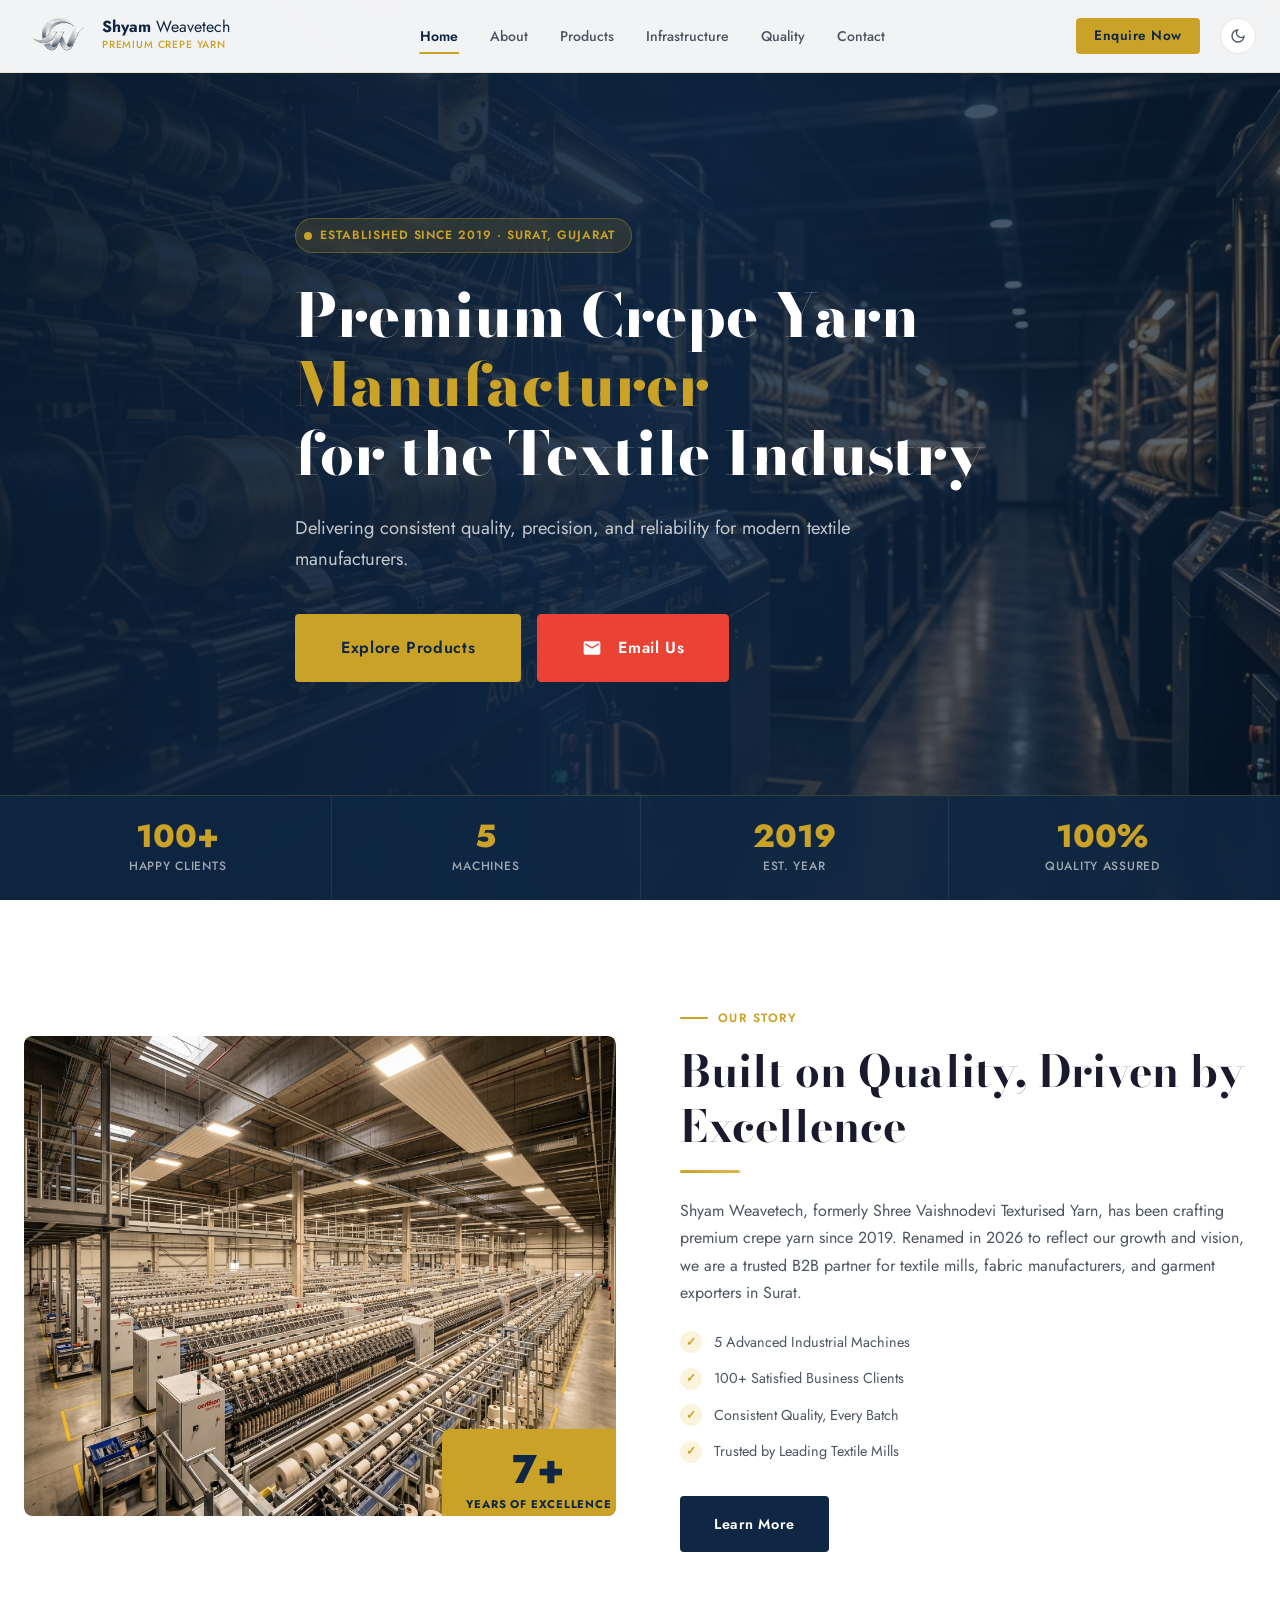
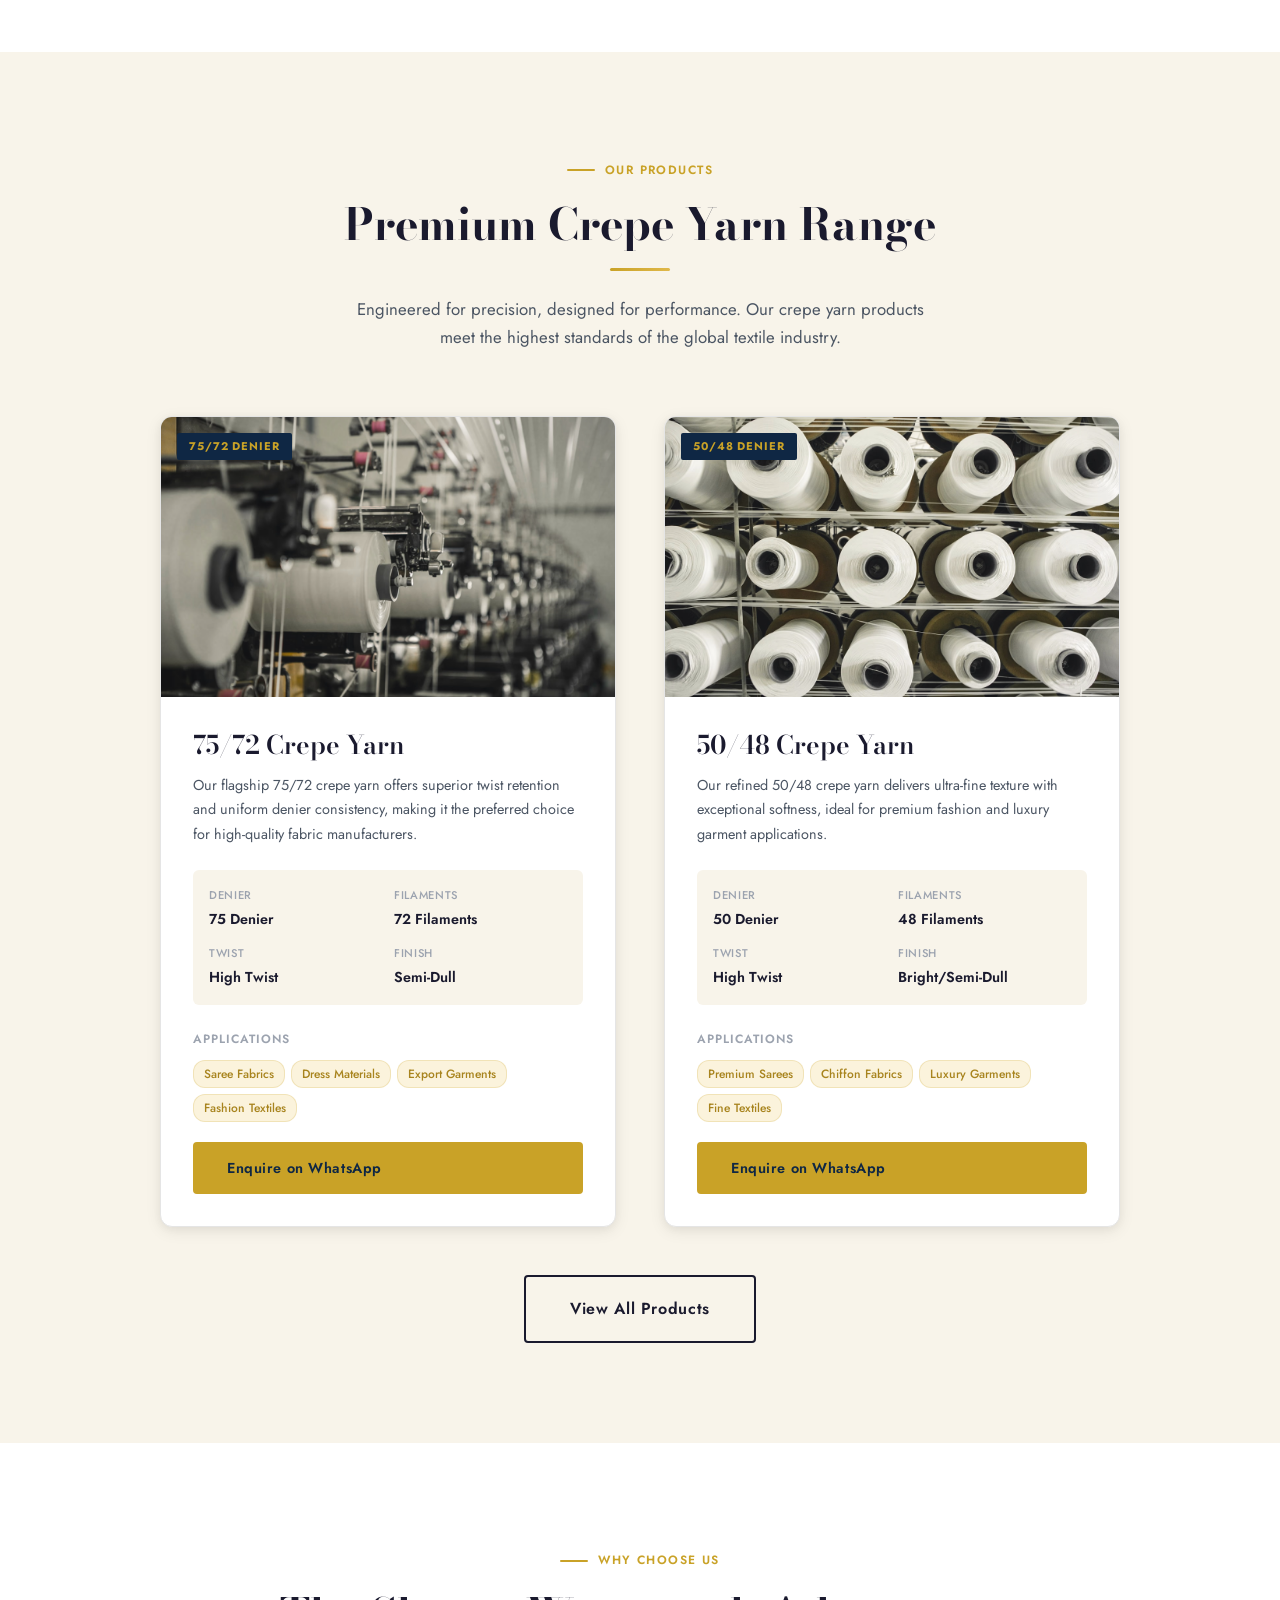
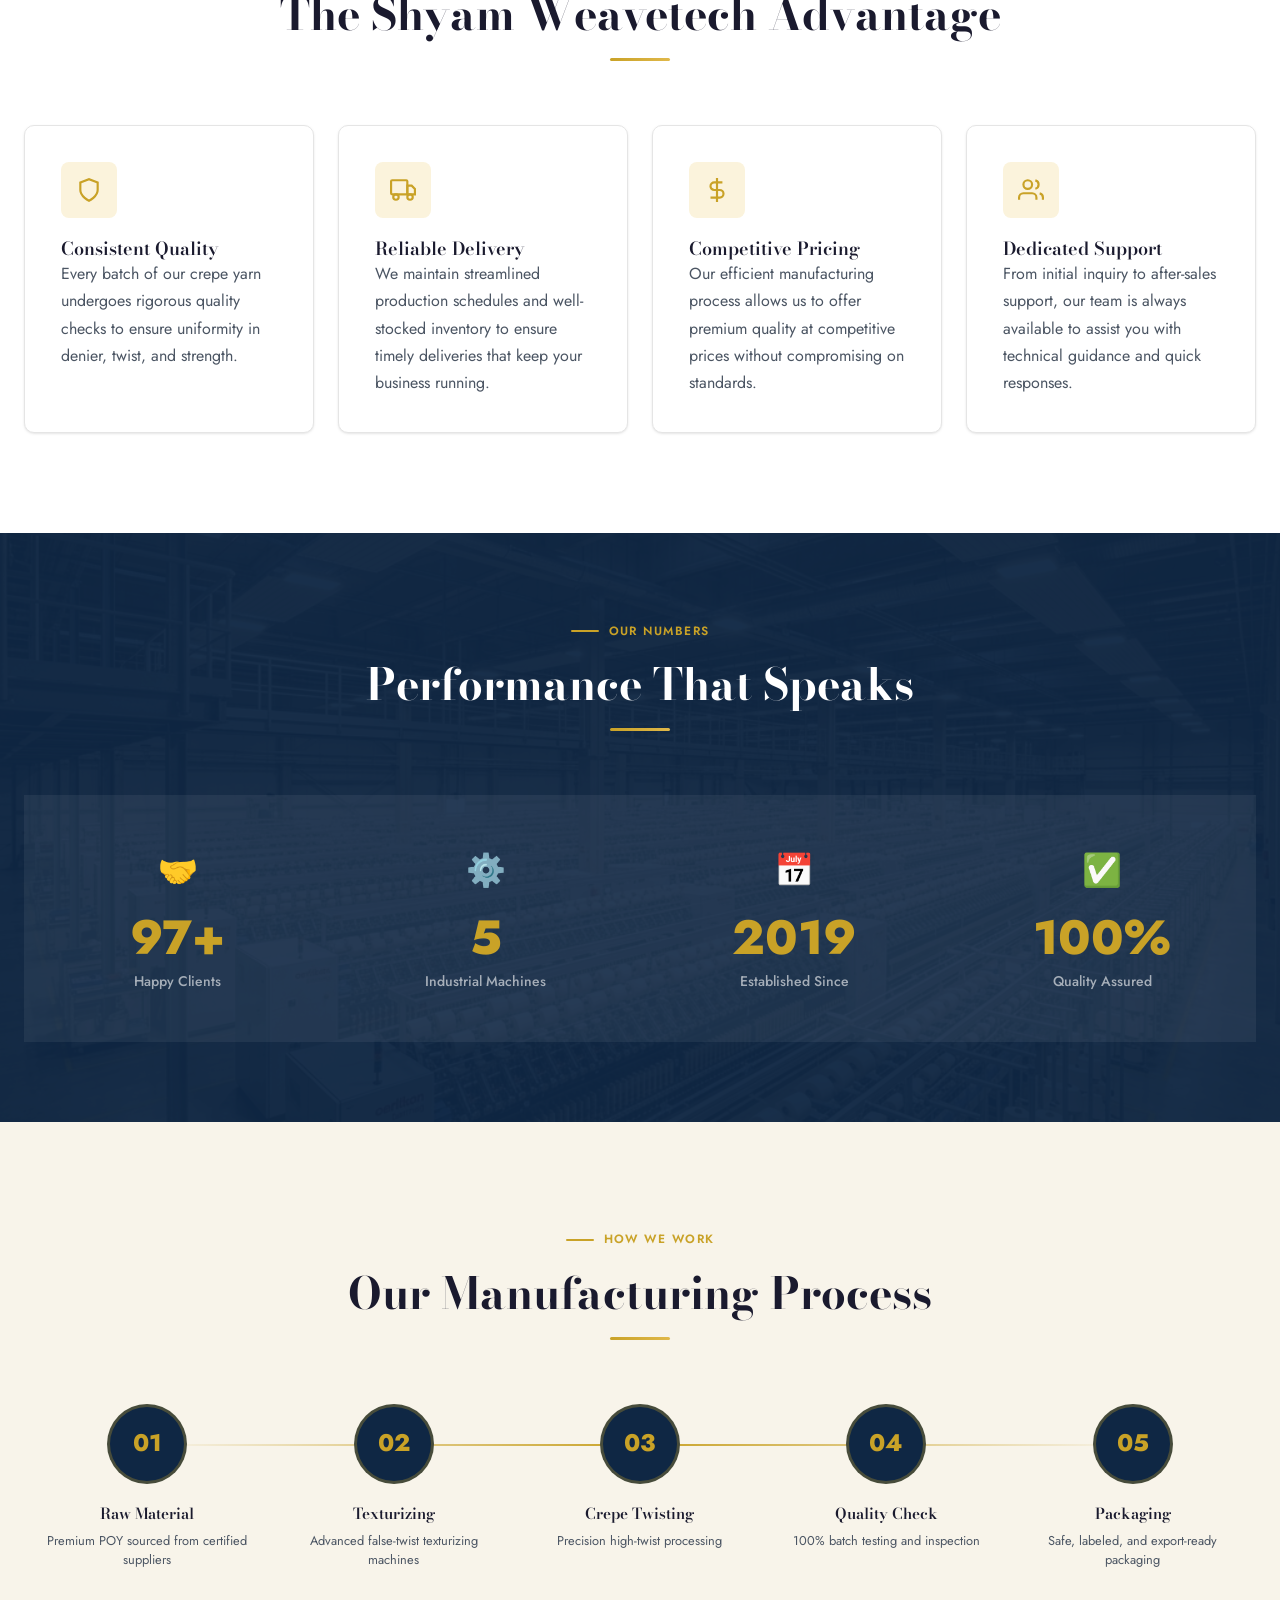
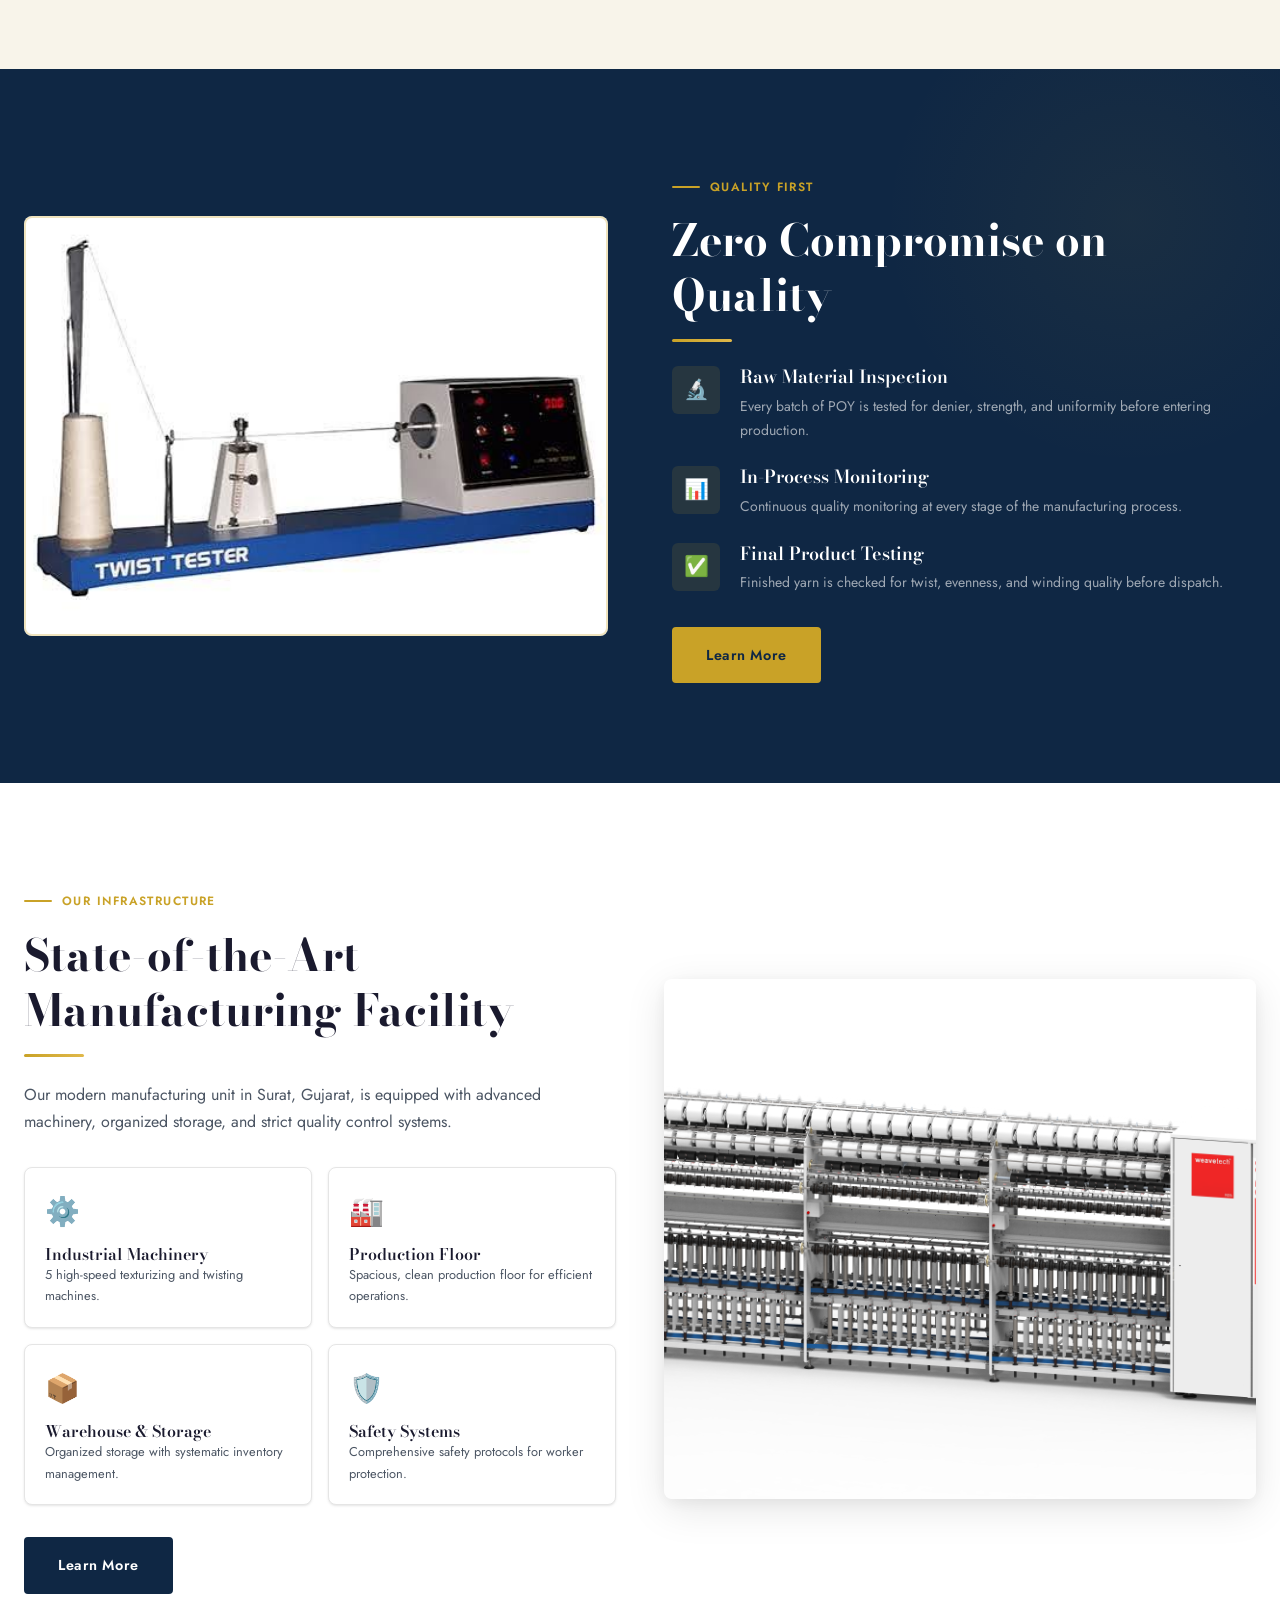
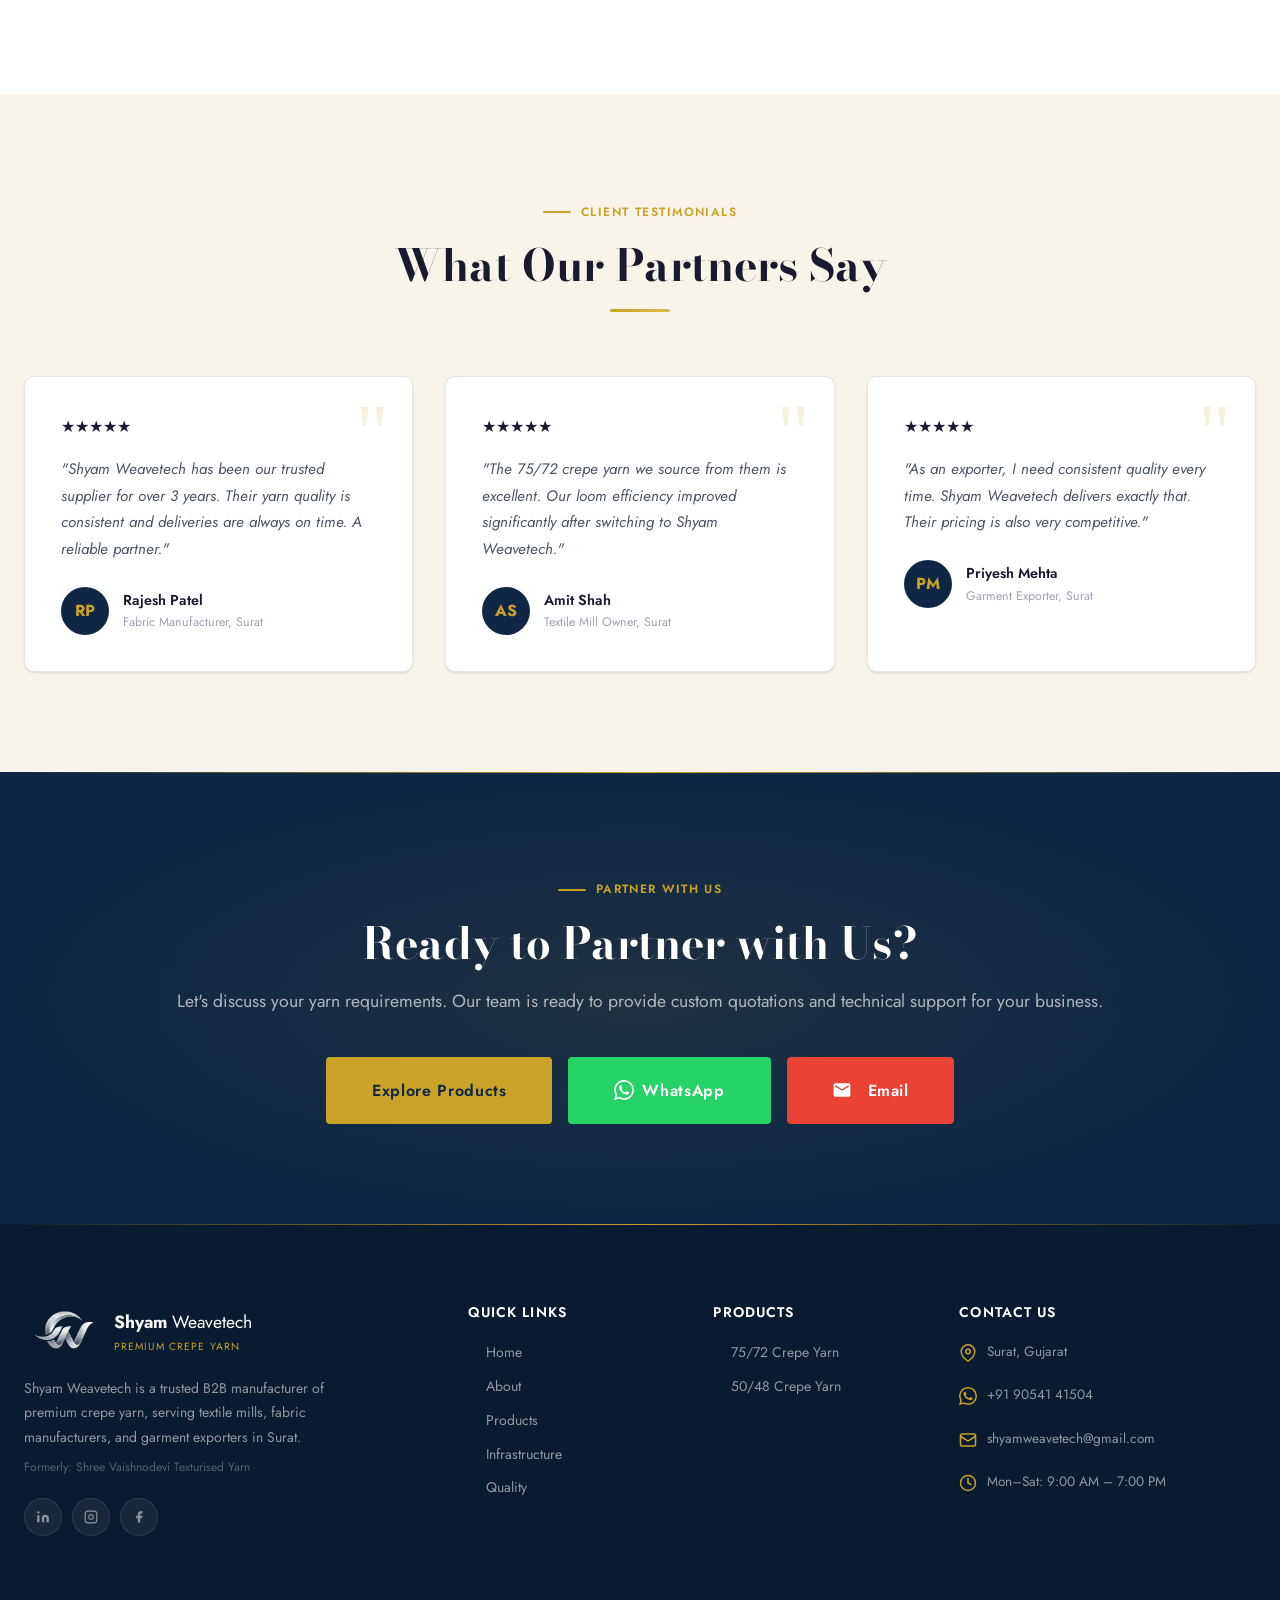
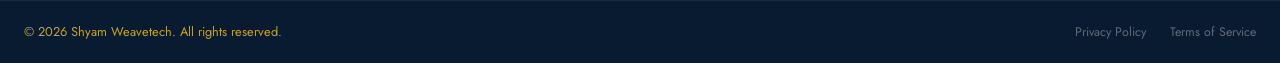
<file: index.html>
<!DOCTYPE html>
<html lang="en" data-theme="light">

<head>
  <meta charset="UTF-8">
  <meta name="viewport" content="width=device-width, initial-scale=1.0">
  <title>Shyam Weavetech | Premium Crepe Yarn Manufacturer — Surat, Gujarat</title>
  <meta name="description"
    content="Shyam Weavetech is a trusted B2B manufacturer of premium crepe yarn (75/72 & 50/48 denier) based in Surat, Gujarat. Serving textile mills, fabric manufacturers, and garment exporters since 2019.">
  <meta name="keywords"
    content="crepe yarn manufacturer, 75/72 crepe yarn, 50/48 crepe yarn, textile manufacturer Surat, yarn supplier Gujarat, B2B yarn manufacturer Surat">
  <meta property="og:title" content="Shyam Weavetech | Premium Crepe Yarn Manufacturer">
  <meta property="og:description"
    content="Premium Crepe Yarn Manufacturer for the Textile Industry. Delivering consistent quality since 2019.">
  <meta property="og:type" content="website">
  <link rel="canonical" href="https://shyamweavetech.com/">
  <!-- Schema -->
  <script type="application/ld+json">
  {"@context":"https://schema.org","@type":"Organization","name":"Shyam Weavetech","alternateName":"Shree Vaishnodevi Texturised Yarn","url":"https://shyamweavetech.com","email":"shyamweavetech@gmail.com","telephone":"+919054141504","address":{"@type":"PostalAddress","addressLocality":"Surat","addressRegion":"Gujarat","addressCountry":"IN"},"foundingDate":"2019","description":"Premium B2B Crepe Yarn Manufacturer"}
  </script>
  <link rel="stylesheet" href="css/style.css">
  <link rel="preconnect" href="https://fonts.googleapis.com">
  <link rel="preconnect" href="https://fonts.gstatic.com" crossorigin>
  <link rel="icon" href="images/logo2.png" type="image/png">
</head>

<body>



  <!-- Scroll Progress -->
  <div id="scroll-progress"></div>

  <!-- Navigation -->
  <nav id="navbar" role="navigation" aria-label="Main Navigation">
    <div class="nav-inner">
      <a href="index.html" class="nav-logo" aria-label="Shyam Weavetech Home">
        <img src="images/logo2.png" alt="Shyam Weavetech Logo" class="nav-logo-img">
        <div class="nav-logo-text">
          <span class="nav-logo-name"><b>Shyam</b> Weavetech</span>
          <span class="nav-logo-tagline">Premium Crepe Yarn</span>
        </div>
      </a>

      <ul class="nav-links" role="list">
        <li><a href="index.html" class="nav-link" data-i18n="nav_home">Home</a></li>
        <li><a href="about.html" class="nav-link" data-i18n="nav_about">About</a></li>
        <li><a href="products.html" class="nav-link" data-i18n="nav_products">Products</a></li>
        <li><a href="infrastructure.html" class="nav-link" data-i18n="nav_infrastructure">Infrastructure</a></li>
        <li><a href="quality.html" class="nav-link" data-i18n="nav_quality">Quality</a></li>

        <li><a href="contact.html" class="nav-link" data-i18n="nav_contact">Contact</a></li>
      </ul>

      <div class="nav-actions">

        <a href="contact.html" class="btn btn-gold nav-query-btn"
          style="padding: 8px 16px; font-size: 0.85rem; margin-right: 8px; font-weight: 600; display: inline-flex; align-items: center; justify-content: center; height: 36px;">Enquire
          Now</a>
        <button class="theme-toggle" id="theme-toggle" aria-label="Toggle Dark Mode">
          <svg class="icon-moon" width="16" height="16" fill="none" stroke="currentColor" stroke-width="2"
            viewBox="0 0 24 24">
            <path d="M21 12.79A9 9 0 1111.21 3a7 7 0 009.79 9.79z" />
          </svg>
          <svg class="icon-sun" width="16" height="16" fill="none" stroke="currentColor" stroke-width="2"
            viewBox="0 0 24 24">
            <circle cx="12" cy="12" r="5" />
            <line x1="12" y1="1" x2="12" y2="3" />
            <line x1="12" y1="21" x2="12" y2="23" />
            <line x1="4.22" y1="4.22" x2="5.64" y2="5.64" />
            <line x1="18.36" y1="18.36" x2="19.78" y2="19.78" />
            <line x1="1" y1="12" x2="3" y2="12" />
            <line x1="21" y1="12" x2="23" y2="12" />
            <line x1="4.22" y1="19.78" x2="5.64" y2="18.36" />
            <line x1="18.36" y1="5.64" x2="19.78" y2="4.22" />
          </svg>
        </button>

        <button class="hamburger" id="hamburger" aria-label="Open mobile menu" aria-expanded="false">
          <span></span><span></span><span></span>
        </button>
      </div>
    </div>
  </nav>

  <!-- Mobile Menu -->
  <div id="mobile-menu" class="mobile-menu" role="dialog" aria-label="Mobile Navigation">
    <ul class="mobile-nav-links" role="list">
      <li><a href="index.html" class="mobile-nav-link" data-i18n="nav_home">Home</a></li>
      <li><a href="about.html" class="mobile-nav-link" data-i18n="nav_about">About</a></li>
      <li><a href="products.html" class="mobile-nav-link" data-i18n="nav_products">Products</a></li>
      <li><a href="infrastructure.html" class="mobile-nav-link" data-i18n="nav_infrastructure">Infrastructure</a></li>
      <li><a href="quality.html" class="mobile-nav-link" data-i18n="nav_quality">Quality</a></li>

      <li><a href="contact.html" class="mobile-nav-link" data-i18n="nav_contact">Contact</a></li>
    </ul>
    <div style="display:flex;gap:8px;padding:0 16px;">

      <a href="contact.html" class="btn btn-gold nav-query-btn"
        style="padding: 8px 16px; font-size: 0.85rem; margin-right: 8px; font-weight: 600; display: inline-flex; align-items: center; justify-content: center; height: 36px;">Enquire
        Now</a>
      <button class="theme-toggle" id="theme-toggle-mobile" aria-label="Toggle Dark Mode" style="margin-left:auto;"
        onclick="document.getElementById('theme-toggle').click()">
        <svg class="icon-moon" width="16" height="16" fill="none" stroke="currentColor" stroke-width="2"
          viewBox="0 0 24 24">
          <path d="M21 12.79A9 9 0 1111.21 3a7 7 0 009.79 9.79z" />
        </svg>
        <svg class="icon-sun" width="16" height="16" fill="none" stroke="currentColor" stroke-width="2"
          viewBox="0 0 24 24">
          <circle cx="12" cy="12" r="5" />
          <line x1="12" y1="1" x2="12" y2="3" />
          <line x1="12" y1="21" x2="12" y2="23" />
          <line x1="4.22" y1="4.22" x2="5.64" y2="5.64" />
          <line x1="18.36" y1="18.36" x2="19.78" y2="19.78" />
          <line x1="1" y1="12" x2="3" y2="12" />
          <line x1="21" y1="12" x2="23" y2="12" />
          <line x1="4.22" y1="19.78" x2="5.64" y2="18.36" />
          <line x1="18.36" y1="5.64" x2="19.78" y2="4.22" />
        </svg>
      </button>
    </div>
  </div>

  <!-- ══════════════════ HERO ══════════════════ -->
  <section id="hero" aria-label="Hero Banner">
    <div class="hero-bg" aria-hidden="true"></div>
    <div class="hero-overlay" aria-hidden="true"></div>

    <div class="container">
      <div class="hero-content">
        <div class="hero-badge">
          <span class="hero-badge-dot" aria-hidden="true"></span>
          <span data-i18n="hero_badge">Established Since 2019 · Surat, Gujarat</span>
        </div>
        <h1>
          <span data-i18n="hero_headline_1">Premium Crepe Yarn</span>
          <br><em data-i18n="hero_headline_2">Manufacturer</em>
          <br><span data-i18n="hero_headline_3">for the Textile Industry</span>
        </h1>
        <p data-i18n="hero_subheadline">Delivering consistent quality, precision, and reliability for modern textile
          manufacturers.</p>
        <div class="hero-buttons">
          <a href="products.html" class="btn btn-gold btn-lg" id="hero-explore-btn"
            data-i18n="btn_explore_products">Explore Products</a>

          <a href="#" class="btn btn-gmail btn-lg email-modal-trigger">
            <svg width="20" height="20" viewBox="0 0 24 24" fill="currentColor">
              <path
                d="M20 4H4C2.9 4 2.01 4.9 2.01 6L2 18C2 19.1 2.9 20 4 20H20C21.1 20 22 19.1 22 18V6C22 4.9 21.1 4 20 4ZM20 8L12 13L4 8V6L12 11L20 6V8Z" />
            </svg>
            Email Us
          </a>
        </div>
      </div>
    </div>

    <div class="hero-scroll" aria-hidden="true">
      <div class="scroll-mouse"></div>
      <span>Scroll</span>
    </div>

    <!-- Hero Stats Strip -->
    <div class="hero-stats" aria-label="Company statistics">
      <div class="hero-stats-inner">
        <div class="hero-stat">
          <div class="hero-stat-number" data-count="100" data-suffix="+" aria-label="100 plus happy clients">100+</div>
          <div class="hero-stat-label" data-i18n="hero_stat_clients">Happy Clients</div>
        </div>
        <div class="hero-stat">
          <div class="hero-stat-number" data-count="5" aria-label="5 manufacturing machines">5</div>
          <div class="hero-stat-label" data-i18n="hero_stat_machines">Machines</div>
        </div>
        <div class="hero-stat">
          <div class="hero-stat-number">2019</div>
          <div class="hero-stat-label" data-i18n="hero_stat_since">Est. Year</div>
        </div>
        <div class="hero-stat">
          <div class="hero-stat-number">100%</div>
          <div class="hero-stat-label" data-i18n="hero_stat_quality">Quality Assured</div>
        </div>
      </div>
    </div>
  </section>

  <!-- ══════════════════ ABOUT PREVIEW ══════════════════ -->
  <section class="section" aria-labelledby="about-preview-heading">
    <div class="container">
      <div class="grid-2">
        <div class="about-preview-image slide-left">
          <img src="images/factory-floor.png" alt="Shyam Weavetech manufacturing facility" width="600" height="480"
            loading="lazy">
          <div class="about-preview-badge">
            <span class="big-num">7+</span>
            <span class="label">Years of Excellence</span>
          </div>
        </div>
        <div class="about-preview-content slide-right">
          <div class="section-label" data-i18n="about_label">Our Story</div>
          <h2 id="about-preview-heading" data-i18n="about_heading">Built on Quality, Driven by Excellence</h2>
          <div class="gold-line"></div>
          <p data-i18n="about_text">Shyam Weavetech, formerly Shree Vaishnodevi Texturised Yarn, has been crafting
            premium crepe yarn since 2019. Renamed in 2026 to reflect our growth and vision, we are a trusted B2B
            partner for textile mills, fabric manufacturers, and garment exporters in Surat.</p>
          <ul class="check-list" role="list">
            <li class="check-item"><span class="check-icon" aria-hidden="true">✓</span><span data-i18n="about_check_1">5
                Advanced Industrial Machines</span></li>
            <li class="check-item"><span class="check-icon" aria-hidden="true">✓</span><span
                data-i18n="about_check_2">100+ Satisfied Business Clients</span></li>
            <li class="check-item"><span class="check-icon" aria-hidden="true">✓</span><span
                data-i18n="about_check_3">Consistent Quality, Every Batch</span></li>
            <li class="check-item"><span class="check-icon" aria-hidden="true">✓</span><span
                data-i18n="about_check_4">Trusted by Leading Textile Mills</span></li>
          </ul>
          <a href="about.html" class="btn btn-primary" id="about-learn-more-btn" data-i18n="btn_learn_more">Learn
            More</a>
        </div>
      </div>
    </div>
  </section>

  <!-- ══════════════════ FEATURED PRODUCTS ══════════════════ -->
  <section class="section-cream" aria-labelledby="products-preview-heading">
    <div class="container">
      <div class="section-header centered fade-up">
        <div class="section-label" data-i18n="products_label">Our Products</div>
        <h2 id="products-preview-heading" data-i18n="products_heading">Premium Crepe Yarn Range</h2>
        <div class="gold-line centered"></div>
        <p data-i18n="products_subtext">Engineered for precision, designed for performance. Our crepe yarn products meet
          the highest standards of the global textile industry.</p>
      </div>
      <div class="grid-2" style="max-width:960px;margin:0 auto;">
        <!-- Product 1 -->
        <article class="product-card fade-up delay-1">
          <div class="product-card-image">
            <img src="images/crepe2.png" alt="75/72 Crepe Yarn cone" width="480" height="280" loading="lazy">
            <div class="product-badge">75/72 Denier</div>
          </div>
          <div class="product-card-body">
            <h3 data-i18n="p1_name">75/72 Crepe Yarn</h3>
            <p data-i18n="p1_desc">Our flagship 75/72 crepe yarn offers superior twist retention and uniform denier
              consistency, making it the preferred choice for high-quality fabric manufacturers.</p>
            <div class="product-specs">
              <div class="spec-item"><span class="spec-label">Denier</span><span class="spec-value"
                  data-i18n="p1_spec_denier">75 Denier</span></div>
              <div class="spec-item"><span class="spec-label">Filaments</span><span class="spec-value"
                  data-i18n="p1_spec_filament">72 Filaments</span></div>
              <div class="spec-item"><span class="spec-label">Twist</span><span class="spec-value"
                  data-i18n="p1_spec_twist">High Twist</span></div>
              <div class="spec-item"><span class="spec-label">Finish</span><span class="spec-value"
                  data-i18n="p1_spec_finish">Semi-Dull</span></div>
            </div>
            <div class="product-applications">
              <div class="applications-title">Applications</div>
              <div class="app-tags">
                <span class="app-tag" data-i18n="p1_app1">Saree Fabrics</span>
                <span class="app-tag" data-i18n="p1_app2">Dress Materials</span>
                <span class="app-tag" data-i18n="p1_app3">Export Garments</span>
                <span class="app-tag" data-i18n="p1_app4">Fashion Textiles</span>
              </div>
            </div>
            <div class="product-card-actions">
              <button class="btn btn-gold w-full" id="enquire-7572-btn" data-wa-product="75/72 Crepe Yarn"
                data-i18n="btn_enquire">Enquire on WhatsApp</button>
            </div>
          </div>
        </article>
        <!-- Product 2 -->
        <article class="product-card fade-up delay-2">
          <div class="product-card-image">
            <img src="images/crepe1.png" alt="50/48 Crepe Yarn cone" width="480" height="280" loading="lazy">
            <div class="product-badge">50/48 Denier</div>
          </div>
          <div class="product-card-body">
            <h3 data-i18n="p2_name">50/48 Crepe Yarn</h3>
            <p data-i18n="p2_desc">Our refined 50/48 crepe yarn delivers ultra-fine texture with exceptional softness,
              ideal for premium fashion and luxury garment applications.</p>
            <div class="product-specs">
              <div class="spec-item"><span class="spec-label">Denier</span><span class="spec-value"
                  data-i18n="p2_spec_denier">50 Denier</span></div>
              <div class="spec-item"><span class="spec-label">Filaments</span><span class="spec-value"
                  data-i18n="p2_spec_filament">48 Filaments</span></div>
              <div class="spec-item"><span class="spec-label">Twist</span><span class="spec-value"
                  data-i18n="p2_spec_twist">High Twist</span></div>
              <div class="spec-item"><span class="spec-label">Finish</span><span class="spec-value"
                  data-i18n="p2_spec_finish">Bright/Semi-Dull</span></div>
            </div>
            <div class="product-applications">
              <div class="applications-title">Applications</div>
              <div class="app-tags">
                <span class="app-tag" data-i18n="p2_app1">Premium Sarees</span>
                <span class="app-tag" data-i18n="p2_app2">Chiffon Fabrics</span>
                <span class="app-tag" data-i18n="p2_app3">Luxury Garments</span>
                <span class="app-tag" data-i18n="p2_app4">Fine Textiles</span>
              </div>
            </div>
            <div class="product-card-actions">
              <button class="btn btn-gold w-full" id="enquire-5048-btn" data-wa-product="50/48 Crepe Yarn"
                data-i18n="btn_enquire">Enquire on WhatsApp</button>
            </div>
          </div>
        </article>
      </div>
      <div class="text-center mt-48 fade-up">
        <a href="products.html" class="btn btn-outline-navy btn-lg" id="view-all-products-btn"
          data-i18n="btn_view_all">View All Products</a>
      </div>
    </div>
  </section>

  <!-- ══════════════════ WHY CHOOSE US ══════════════════ -->
  <section class="section" aria-labelledby="why-heading">
    <div class="container">
      <div class="section-header centered fade-up">
        <div class="section-label" data-i18n="why_label">Why Choose Us</div>
        <h2 id="why-heading" data-i18n="why_heading">The Shyam Weavetech Advantage</h2>
        <div class="gold-line centered"></div>
      </div>
      <div class="grid-4">
        <div class="why-card fade-up delay-1">
          <div class="icon-box" aria-hidden="true">
            <svg viewBox="0 0 24 24" fill="none" stroke="currentColor" stroke-width="2">
              <path d="M12 22s8-4 8-10V5l-8-3-8 3v7c0 6 8 10 8 10z" />
            </svg>
          </div>
          <h4 data-i18n="why_1_title">Consistent Quality</h4>
          <p data-i18n="why_1_text">Every batch of our crepe yarn undergoes rigorous quality checks to ensure uniformity
            in denier, twist, and strength.</p>
        </div>
        <div class="why-card fade-up delay-2">
          <div class="icon-box" aria-hidden="true">
            <svg viewBox="0 0 24 24" fill="none" stroke="currentColor" stroke-width="2">
              <rect x="1" y="3" width="15" height="13" rx="1" />
              <path d="M16 8h4l3 3v5h-7V8z" />
              <circle cx="5.5" cy="18.5" r="2.5" />
              <circle cx="18.5" cy="18.5" r="2.5" />
            </svg>
          </div>
          <h4 data-i18n="why_2_title">Reliable Delivery</h4>
          <p data-i18n="why_2_text">We maintain streamlined production schedules and well-stocked inventory to ensure
            timely deliveries that keep your business running.</p>
        </div>
        <div class="why-card fade-up delay-3">
          <div class="icon-box" aria-hidden="true">
            <svg viewBox="0 0 24 24" fill="none" stroke="currentColor" stroke-width="2">
              <line x1="12" y1="1" x2="12" y2="23" />
              <path d="M17 5H9.5a3.5 3.5 0 0 0 0 7h5a3.5 3.5 0 0 1 0 7H6" />
            </svg>
          </div>
          <h4 data-i18n="why_3_title">Competitive Pricing</h4>
          <p data-i18n="why_3_text">Our efficient manufacturing process allows us to offer premium quality at
            competitive prices without compromising on standards.</p>
        </div>
        <div class="why-card fade-up delay-4">
          <div class="icon-box" aria-hidden="true">
            <svg viewBox="0 0 24 24" fill="none" stroke="currentColor" stroke-width="2">
              <path d="M17 21v-2a4 4 0 0 0-4-4H5a4 4 0 0 0-4 4v2" />
              <circle cx="9" cy="7" r="4" />
              <path d="M23 21v-2a4 4 0 0 0-3-3.87" />
              <path d="M16 3.13a4 4 0 0 1 0 7.75" />
            </svg>
          </div>
          <h4 data-i18n="why_4_title">Dedicated Support</h4>
          <p data-i18n="why_4_text">From initial inquiry to after-sales support, our team is always available to assist
            you with technical guidance and quick responses.</p>
        </div>
      </div>
    </div>
  </section>

  <!-- ══════════════════ STATISTICS ══════════════════ -->
  <section class="stats-section" aria-labelledby="stats-heading">
    <div class="container">
      <div class="section-header centered fade-up" style="position:relative;z-index:1;">
        <div class="section-label text-gold" data-i18n="stats_label">Our Numbers</div>
        <h2 id="stats-heading" style="color:var(--white);" data-i18n="stats_heading">Performance That Speaks</h2>
        <div class="gold-line centered"></div>
      </div>
      <div class="stats-grid" role="list" aria-label="Company Statistics">
        <div class="stat-card fade-up delay-1" role="listitem">
          <span class="stat-icon" aria-hidden="true">🤝</span>
          <div class="stat-number" data-count="100" data-suffix="+" aria-label="100 plus happy clients">100+</div>
          <div class="stat-label" data-i18n="stat_1_label">Happy Clients</div>
        </div>
        <div class="stat-card fade-up delay-2" role="listitem">
          <span class="stat-icon" aria-hidden="true">⚙️</span>
          <div class="stat-number" data-count="5" aria-label="5 industrial machines">5</div>
          <div class="stat-label" data-i18n="stat_2_label">Industrial Machines</div>
        </div>
        <div class="stat-card fade-up delay-3" role="listitem">
          <span class="stat-icon" aria-hidden="true">📅</span>
          <div class="stat-number">2019</div>
          <div class="stat-label" data-i18n="stat_3_label">Established Since</div>
        </div>
        <div class="stat-card fade-up delay-4" role="listitem">
          <span class="stat-icon" aria-hidden="true">✅</span>
          <div class="stat-number">100%</div>
          <div class="stat-label" data-i18n="stat_4_label">Quality Assured</div>
        </div>
      </div>
    </div>
  </section>

  <!-- ══════════════════ MANUFACTURING PROCESS ══════════════════ -->
  <section class="section-cream" aria-labelledby="process-heading">
    <div class="container">
      <div class="section-header centered fade-up">
        <div class="section-label" data-i18n="process_label">How We Work</div>
        <h2 id="process-heading" data-i18n="process_heading">Our Manufacturing Process</h2>
        <div class="gold-line centered"></div>
      </div>
      <div class="process-steps" role="list">
        <div class="process-step fade-up delay-1" role="listitem">
          <div class="process-step-num" aria-hidden="true">01</div>
          <h4 data-i18n="step_1_title">Raw Material</h4>
          <p data-i18n="step_1_text">Premium POY sourced from certified suppliers</p>
        </div>
        <div class="process-step fade-up delay-2" role="listitem">
          <div class="process-step-num" aria-hidden="true">02</div>
          <h4 data-i18n="step_2_title">Texturizing</h4>
          <p data-i18n="step_2_text">Advanced false-twist texturizing machines</p>
        </div>
        <div class="process-step fade-up delay-3" role="listitem">
          <div class="process-step-num" aria-hidden="true">03</div>
          <h4 data-i18n="step_3_title">Crepe Twisting</h4>
          <p data-i18n="step_3_text">Precision high-twist processing</p>
        </div>
        <div class="process-step fade-up delay-4" role="listitem">
          <div class="process-step-num" aria-hidden="true">04</div>
          <h4 data-i18n="step_4_title">Quality Check</h4>
          <p data-i18n="step_4_text">100% batch testing and inspection</p>
        </div>
        <div class="process-step fade-up delay-5" role="listitem">
          <div class="process-step-num" aria-hidden="true">05</div>
          <h4 data-i18n="step_5_title">Packaging</h4>
          <p data-i18n="step_5_text">Safe, labeled, and export-ready packaging</p>
        </div>
      </div>
    </div>
  </section>

  <!-- ══════════════════ QUALITY PREVIEW ══════════════════ -->
  <section class="quality-preview" aria-labelledby="quality-preview-heading">
    <div class="container">
      <div class="quality-grid">
        <div class="quality-image slide-left">
          <!-- <img src="images/quality-inspection.png" alt="Quality inspection at Shyam Weavetech" width="600" height="420"
            loading="lazy"> -->
          <img src="images/testing1.jpg" alt="Quality inspection at Shyam Weavetech" width="600" height="420"
            loading="lazy">
        </div>
        <div class="slide-right">
          <div class="section-label text-gold" data-i18n="quality_label">Quality First</div>
          <h2 id="quality-preview-heading" style="color:var(--white);" data-i18n="quality_heading">Zero Compromise on
            Quality</h2>
          <div class="gold-line"></div>
          <div class="quality-points">
            <div class="quality-point">
              <div class="quality-point-icon" aria-hidden="true">🔬</div>
              <div class="quality-point-content">
                <h4 data-i18n="qp_1_title">Raw Material Inspection</h4>
                <p data-i18n="qp_1_text">Every batch of POY is tested for denier, strength, and uniformity before
                  entering production.</p>
              </div>
            </div>
            <div class="quality-point">
              <div class="quality-point-icon" aria-hidden="true">📊</div>
              <div class="quality-point-content">
                <h4 data-i18n="qp_2_title">In-Process Monitoring</h4>
                <p data-i18n="qp_2_text">Continuous quality monitoring at every stage of the manufacturing process.</p>
              </div>
            </div>
            <div class="quality-point">
              <div class="quality-point-icon" aria-hidden="true">✅</div>
              <div class="quality-point-content">
                <h4 data-i18n="qp_3_title">Final Product Testing</h4>
                <p data-i18n="qp_3_text">Finished yarn is checked for twist, evenness, and winding quality before
                  dispatch.</p>
              </div>
            </div>
          </div>
          <a href="quality.html" class="btn btn-gold mt-32" id="quality-learn-more-btn" data-i18n="btn_learn_more">Learn
            More</a>
        </div>
      </div>
    </div>
  </section>

  <!-- ══════════════════ INFRASTRUCTURE HIGHLIGHT ══════════════════ -->
  <section class="section" aria-labelledby="infra-preview-heading">
    <div class="container">
      <div class="grid-2">
        <div class="slide-left">
          <div class="section-label" data-i18n="infra_label">Our Infrastructure</div>
          <h2 id="infra-preview-heading" data-i18n="infra_heading">State-of-the-Art Manufacturing Facility</h2>
          <div class="gold-line"></div>
          <p data-i18n="infra_text">Our modern manufacturing unit in Surat, Gujarat, is equipped with advanced
            machinery, organized storage, and strict quality control systems.</p>
          <div class="grid-2 mt-32" style="gap:16px;">
            <div class="card" style="padding:20px;">
              <div style="font-size:1.75rem;margin-bottom:8px;" aria-hidden="true">⚙️</div>
              <h5 data-i18n="infra_1_title">Industrial Machinery</h5>
              <p style="font-size:0.8rem;" data-i18n="infra_1_text">5 high-speed texturizing and twisting machines.</p>
            </div>
            <div class="card" style="padding:20px;">
              <div style="font-size:1.75rem;margin-bottom:8px;" aria-hidden="true">🏭</div>
              <h5 data-i18n="infra_2_title">Production Floor</h5>
              <p style="font-size:0.8rem;" data-i18n="infra_2_text">Spacious, clean production floor for efficient
                operations.</p>
            </div>
            <div class="card" style="padding:20px;">
              <div style="font-size:1.75rem;margin-bottom:8px;" aria-hidden="true">📦</div>
              <h5 data-i18n="infra_3_title">Warehouse & Storage</h5>
              <p style="font-size:0.8rem;" data-i18n="infra_3_text">Organized storage with systematic inventory
                management.</p>
            </div>
            <div class="card" style="padding:20px;">
              <div style="font-size:1.75rem;margin-bottom:8px;" aria-hidden="true">🛡️</div>
              <h5 data-i18n="infra_5_title">Safety Systems</h5>
              <p style="font-size:0.8rem;" data-i18n="infra_5_text">Comprehensive safety protocols for worker
                protection.</p>
            </div>
          </div>
          <a href="infrastructure.html" class="btn btn-primary mt-32" id="infra-learn-more-btn"
            data-i18n="btn_learn_more">Learn More</a>
        </div>
        <div class="slide-right">
          <img src="images/machine.png" alt="Industrial yarn manufacturing machinery"
            style="border-radius:8px;width:100%;height:520px;object-fit:cover;box-shadow:var(--shadow-lg);" width="600"
            height="520" loading="lazy">
        </div>
      </div>
    </div>
  </section>

  <!-- ══════════════════ TESTIMONIALS ══════════════════ -->
  <section class="section-cream" aria-labelledby="testi-heading">
    <div class="container">
      <div class="section-header centered fade-up">
        <div class="section-label" data-i18n="testi_label">Client Testimonials</div>
        <h2 id="testi-heading" data-i18n="testi_heading">What Our Partners Say</h2>
        <div class="gold-line centered"></div>
      </div>
      <div class="grid-3">
        <div class="testimonial-card fade-up delay-1">
          <div class="stars" aria-label="5 stars">★★★★★</div>
          <p class="testimonial-text" data-i18n="t1_text">"Shyam Weavetech has been our trusted supplier for over 3
            years. Their yarn quality is consistent and deliveries are always on time. A reliable partner."</p>
          <div class="testimonial-author">
            <div class="author-avatar" aria-hidden="true">RP</div>
            <div>
              <div class="author-name" data-i18n="t1_name">Rajesh Patel</div>
              <div class="author-title" data-i18n="t1_title">Fabric Manufacturer, Surat</div>
            </div>
          </div>
        </div>
        <div class="testimonial-card fade-up delay-2">
          <div class="stars" aria-label="5 stars">★★★★★</div>
          <p class="testimonial-text" data-i18n="t2_text">"The 75/72 crepe yarn we source from them is excellent. Our
            loom efficiency improved significantly after switching to Shyam Weavetech."</p>
          <div class="testimonial-author">
            <div class="author-avatar" aria-hidden="true">AS</div>
            <div>
              <div class="author-name" data-i18n="t2_name">Amit Shah</div>
              <div class="author-title" data-i18n="t2_title">Textile Mill Owner, Surat</div>
            </div>
          </div>
        </div>
        <div class="testimonial-card fade-up delay-3">
          <div class="stars" aria-label="5 stars">★★★★★</div>
          <p class="testimonial-text" data-i18n="t3_text">"As an exporter, I need consistent quality every time. Shyam
            Weavetech delivers exactly that. Their pricing is also very competitive."</p>
          <div class="testimonial-author">
            <div class="author-avatar" aria-hidden="true">PM</div>
            <div>
              <div class="author-name" data-i18n="t3_name">Priyesh Mehta</div>
              <div class="author-title" data-i18n="t3_title">Garment Exporter, Surat</div>
            </div>
          </div>
        </div>
      </div>
    </div>
  </section>

  <!-- ══════════════════ CTA ══════════════════ -->
  <section class="cta-section" aria-labelledby="cta-heading">
    <div class="container">
      <div class="section-label text-gold centered fade-up" style="justify-content:center;" data-i18n="stats_label">
        Partner With Us</div>
      <h2 id="cta-heading" class="fade-up" data-i18n="cta_heading">Ready to Partner with Us?</h2>
      <p class="fade-up" data-i18n="cta_text">Let's discuss your yarn requirements. Our team is ready to provide custom
        quotations and technical support for your business.</p>
      <div class="cta-buttons fade-up">
        <a href="products.html" class="btn btn-gold btn-lg" id="cta-products-btn"
          data-i18n="btn_explore_products">Explore Products</a>
        <div class="cta-actions" style="display: flex; gap: 16px; justify-content: center; flex-wrap: wrap;">
          <a href="#" class="btn btn-whatsapp btn-lg" data-wa="general">
            <svg width="20" height="20" viewBox="0 0 24 24" fill="currentColor">
              <path
                d="M17.472 14.382c-.297-.149-1.758-.867-2.03-.967-.273-.099-.471-.148-.67.15-.197.297-.767.966-.94 1.164-.173.199-.347.223-.644.075-.297-.15-1.255-.463-2.39-1.475-.883-.788-1.48-1.761-1.653-2.059-.173-.297-.018-.458.13-.606.134-.133.298-.347.446-.52.149-.174.198-.298.298-.497.099-.198.05-.371-.025-.52-.075-.149-.669-1.612-.916-2.207-.242-.579-.487-.5-.669-.51-.173-.008-.371-.01-.57-.01-.198 0-.52.074-.792.372-.272.297-1.04 1.016-1.04 2.479 0 1.462 1.065 2.875 1.213 3.074.149.198 2.096 3.2 5.077 4.487.709.306 1.262.489 1.694.625.712.227 1.36.195 1.871.118.571-.085 1.758-.719 2.006-1.413.248-.694.248-1.289.173-1.413-.074-.124-.272-.198-.57-.347m-5.421 7.403h-.004a9.87 9.87 0 01-5.031-1.378l-.361-.214-3.741.982.998-3.648-.235-.374a9.86 9.86 0 01-1.51-5.26c.001-5.45 4.436-9.884 9.888-9.884 2.64 0 5.122 1.03 6.988 2.898a9.825 9.825 0 012.893 6.994c-.003 5.45-4.437 9.884-9.885 9.884m8.413-18.297A11.815 11.815 0 0012.05 0C5.495 0 .16 5.335.157 11.892c0 2.096.547 4.142 1.588 5.945L.057 24l6.305-1.654a11.882 11.882 0 005.683 1.448h.005c6.554 0 11.89-5.335 11.893-11.893a11.821 11.821 0 00-3.48-8.413z" />
            </svg>
            WhatsApp
          </a>

          <a href="#" class="btn btn-gmail btn-lg email-modal-trigger">
            <svg width="20" height="20" viewBox="0 0 24 24" fill="currentColor">
              <path
                d="M20 4H4C2.9 4 2.01 4.9 2.01 6L2 18C2 19.1 2.9 20 4 20H20C21.1 20 22 19.1 22 18V6C22 4.9 21.1 4 20 4ZM20 8L12 13L4 8V6L12 11L20 6V8Z" />
            </svg>
            Email
          </a>
        </div>
      </div>
    </div>
  </section>

  <!-- ══════════════════ FOOTER ══════════════════ -->
  <footer id="footer" role="contentinfo">
    <div class="container">
      <div class="footer-grid">
        <!-- Brand -->
        <div class="footer-brand">
          <div class="footer-logo-wrap">
            <img src="images/logo2.png" alt="Shyam Weavetech Logo" class="footer-logo-img">
            <div>
              <div class="footer-logo-name"><b>Shyam</b> Weavetech</div>
              <div class="footer-logo-tagline" data-i18n="footer_tagline">Premium Crepe Yarn</div>
            </div>
          </div>
          <p data-i18n="footer_about">Shyam Weavetech is a trusted B2B manufacturer of premium crepe yarn, serving
            textile mills, fabric manufacturers, and garment exporters in Surat.</p>
          <p style="font-size:0.75rem;color:rgba(255,255,255,0.3);margin-top:8px;" data-i18n="footer_prev_name">
            Formerly: Shree Vaishnodevi Texturised Yarn</p>
          <div class="social-links" role="list" aria-label="Social Media Links">
            <div class="social-link" role="listitem" aria-label="LinkedIn - Coming Soon" tabindex="0">
              <svg width="14" height="14" viewBox="0 0 24 24" fill="currentColor">
                <path d="M16 8a6 6 0 0 1 6 6v7h-4v-7a2 2 0 0 0-2-2 2 2 0 0 0-2 2v7h-4v-7a6 6 0 0 1 6-6z" />
                <rect x="2" y="9" width="4" height="12" />
                <circle cx="4" cy="4" r="2" />
              </svg>
              <span class="social-tooltip" data-i18n="coming_soon">Coming Soon</span>
            </div>
            <div class="social-link" role="listitem" aria-label="Instagram - Coming Soon" tabindex="0">
              <svg width="14" height="14" viewBox="0 0 24 24" fill="none" stroke="currentColor" stroke-width="2">
                <rect x="2" y="2" width="20" height="20" rx="5" ry="5" />
                <path d="M16 11.37A4 4 0 1 1 12.63 8 4 4 0 0 1 16 11.37z" />
                <line x1="17.5" y1="6.5" x2="17.51" y2="6.5" />
              </svg>
              <span class="social-tooltip" data-i18n="coming_soon">Coming Soon</span>
            </div>
            <div class="social-link" role="listitem" aria-label="Facebook - Coming Soon" tabindex="0">
              <svg width="14" height="14" viewBox="0 0 24 24" fill="currentColor">
                <path d="M18 2h-3a5 5 0 0 0-5 5v3H7v4h3v8h4v-8h3l1-4h-4V7a1 1 0 0 1 1-1h3z" />
              </svg>
              <span class="social-tooltip" data-i18n="coming_soon">Coming Soon</span>
            </div>
          </div>
        </div>
        <!-- Quick Links -->
        <div>
          <h3 class="footer-heading" data-i18n="footer_quick_links">Quick Links</h3>
          <nav class="footer-links" aria-label="Footer navigation">
            <a href="index.html" class="footer-link" data-i18n="nav_home">Home</a>
            <a href="about.html" class="footer-link" data-i18n="nav_about">About</a>
            <a href="products.html" class="footer-link" data-i18n="nav_products">Products</a>
            <a href="infrastructure.html" class="footer-link" data-i18n="nav_infrastructure">Infrastructure</a>
            <a href="quality.html" class="footer-link" data-i18n="nav_quality">Quality</a>

          </nav>
        </div>
        <!-- Products -->
        <div>
          <h3 class="footer-heading" data-i18n="footer_products_col">Products</h3>
          <nav class="footer-links" aria-label="Product links">
            <a href="products.html" class="footer-link">75/72 Crepe Yarn</a>
            <a href="products.html" class="footer-link">50/48 Crepe Yarn</a>
          </nav>
        </div>
        <!-- Contact -->
        <div>
          <h3 class="footer-heading" data-i18n="footer_contact_col">Contact Us</h3>
          <div class="footer-contact-item">
            <span class="footer-contact-icon" aria-hidden="true"><svg width="18" height="18" viewBox="0 0 24 24"
                fill="none" stroke="currentColor" stroke-width="2" stroke-linecap="round" stroke-linejoin="round">
                <path d="M21 10c0 7-9 13-9 13s-9-6-9-13a9 9 0 0 1 18 0z"></path>
                <circle cx="12" cy="10" r="3"></circle>
              </svg></span>
            <span class="footer-contact-text" data-i18n="address_val">Surat, Gujarat</span>
          </div>
          <div class="footer-contact-item">
            <span class="footer-contact-icon" aria-hidden="true"><svg width="18" height="18" viewBox="0 0 24 24"
                fill="currentColor">
                <path
                  d="M17.472 14.382c-.297-.149-1.758-.867-2.03-.967-.273-.099-.471-.148-.67.15-.197.297-.767.966-.94 1.164-.173.199-.347.223-.644.075-.297-.15-1.255-.463-2.39-1.475-.888-.788-1.489-1.761-1.663-2.06-.173-.297-.018-.458.13-.606.134-.133.298-.347.446-.52.149-.174.198-.298.298-.497.099-.198.05-.371-.025-.52-.075-.149-.669-1.612-.916-2.207-.242-.579-.487-.5-.669-.51a5.8 5.8 0 0 0-.57-.01c-.198 0-.52.074-.792.372-.272.297-1.04 1.016-1.04 2.479 0 1.462 1.065 2.875 1.213 3.074.149.198 2.096 3.2 5.077 4.487.709.306 1.262.489 1.694.625.712.227 1.36.195 1.871.118.571-.085 1.758-.719 2.006-1.413.248-.694.248-1.289.173-1.413-.074-.124-.272-.198-.57-.347m-5.421 7.403h-.004a9.87 9.87 0 0 1-5.031-1.378l-.361-.214-3.741.982.998-3.648-.235-.374a9.86 9.86 0 0 1-1.51-5.26c.001-5.45 4.436-9.884 9.888-9.884 2.64 0 5.122 1.03 6.988 2.898a9.82 9.82 0 0 1 2.893 6.994c-.003 5.45-4.437 9.884-9.885 9.884m8.413-18.297A11.815 11.815 0 0 0 12.05 0C5.495 0 .16 5.335.157 11.892c0 2.096.547 4.142 1.588 5.945L.057 24l6.305-1.654a11.882 11.882 0 0 0 5.683 1.448h.005c6.554 0 11.89-5.335 11.893-11.893a11.821 11.821 0 0 0-3.48-8.413Z" />
              </svg></span>
            <span class="footer-contact-text"><a href="tel:+919054141504">+91 90541 41504</a></span>
          </div>
          <div class="footer-contact-item">
            <span class="footer-contact-icon" aria-hidden="true"><svg width="18" height="18" viewBox="0 0 24 24"
                fill="none" stroke="currentColor" stroke-width="2" stroke-linecap="round" stroke-linejoin="round">
                <rect x="2" y="4" width="20" height="16" rx="2"></rect>
                <path d="m22 7-8.97 5.7a1.94 1.94 0 0 1-2.06 0L2 7"></path>
              </svg></span>
            <span class="footer-contact-text"><a
                href="mailto:shyamweavetech@gmail.com">shyamweavetech@gmail.com</a></span>
          </div>
          <div class="footer-contact-item">
            <span class="footer-contact-icon" aria-hidden="true"><svg width="18" height="18" viewBox="0 0 24 24"
                fill="none" stroke="currentColor" stroke-width="2" stroke-linecap="round" stroke-linejoin="round">
                <circle cx="12" cy="12" r="10"></circle>
                <polyline points="12 6 12 12 16 14"></polyline>
              </svg></span>
            <span class="footer-contact-text" data-i18n="hours_val">Mon–Sat: 9:00 AM – 7:00 PM</span>
          </div>

        </div>
      </div>
    </div>

    <hr class="footer-divider">

    <div class="container">
      <div class="footer-bottom">
        <p class="footer-copyright">
          <span data-i18n="footer_copyright">© 2026 <span>Shyam Weavetech</span>. All rights reserved.</span>
        </p>
        <div class="footer-bottom-links">
          <a href="contact.html" class="footer-bottom-link">Privacy Policy</a>
          <a href="contact.html" class="footer-bottom-link">Terms of Service</a>
        </div>
      </div>
    </div>
  </footer>

  <!-- WhatsApp Float -->



  <!-- Scroll To Top -->
  <button id="scroll-top" aria-label="Scroll to top" title="Back to top">
    <svg width="18" height="18" fill="none" stroke="currentColor" stroke-width="2.5" viewBox="0 0 24 24"
      aria-hidden="true">
      <polyline points="18 15 12 9 6 15" />
    </svg>
  </button>


  <script src="js/main.js"></script>

  <!-- ══════════════════ GENERAL WHATSAPP MODAL ══════════════════ -->
  <div id="wa-general-modal-overlay" class="wa-modal-overlay" aria-hidden="true">
    <div class="wa-modal-box" role="dialog" aria-modal="true" aria-labelledby="wa-general-modal-title">
      <button id="wa-general-modal-close" class="wa-modal-close" aria-label="Close modal">
        <svg width="24" height="24" viewBox="0 0 24 24" fill="none" stroke="currentColor" stroke-width="2">
          <line x1="18" y1="6" x2="6" y2="18"></line>
          <line x1="6" y1="6" x2="18" y2="18"></line>
        </svg>
      </button>
      <h2 id="wa-general-modal-title" style="color:var(--text-primary);">WhatsApp Us</h2>
      <p class="wa-modal-subtitle">Please provide a few details so we can assist you better.</p>

      <form id="wa-general-modal-form">
        <div class="form-group">
          <label class="form-label" for="wa-general-modal-purpose">Purpose of Contact</label>
          <div class="select-wrapper">
            <select class="form-control" id="wa-general-modal-purpose" required>
              <option value="" disabled selected>Select a purpose...</option>
              <option value="Casual Inquiry">Casual Inquiry</option>
              <option value="Business Related">Business Related</option>
              <option value="Order Related">Order Related</option>
              <option value="Issue Related">Issue Related</option>
              <option value="Bill Related">Bill Related</option>
              <option value="Payment Related">Payment Related</option>
            </select>
            <div class="select-arrow"
              style="pointer-events:none; position:absolute; right:12px; top:50%; transform:translateY(-50%); font-size:12px; color:var(--text-secondary);">
              ▼</div>
          </div>
        </div>

        <div class="form-group">
          <label class="form-label" for="wa-general-modal-name">Your Name</label>
          <input type="text" class="form-control" id="wa-general-modal-name" placeholder="John Doe" required>
        </div>

        <div class="form-group">
          <label class="form-label" for="wa-general-modal-message">Message Details</label>
          <textarea class="form-control" id="wa-general-modal-message" rows="4"
            placeholder="Tell us how we can help you..." required></textarea>
        </div>

        <button type="submit" id="wa-general-modal-submit" class="btn btn-whatsapp w-full"
          style="justify-content:center;">
          <svg width="18" height="18" viewBox="0 0 24 24" fill="currentColor" style="margin-right:8px;">
            <path
              d="M17.472 14.382c-.297-.149-1.758-.867-2.03-.967-.273-.099-.471-.148-.67.15-.197.297-.767.966-.94 1.164-.173.199-.347.223-.644.075-.297-.15-1.255-.463-2.39-1.475-.883-.788-1.48-1.761-1.653-2.059-.173-.297-.018-.458.13-.606.134-.133.298-.347.446-.52.149-.174.198-.298.298-.497.099-.198.05-.371-.025-.52-.075-.149-.669-1.612-.916-2.207-.242-.579-.487-.5-.669-.51-.173-.008-.371-.01-.57-.01-.198 0-.52.074-.792.372-.272.297-1.04 1.016-1.04 2.479 0 1.462 1.065 2.875 1.213 3.074.149.198 2.096 3.2 5.077 4.487.709.306 1.262.489 1.694.625.712.227 1.36.195 1.871.118.571-.085 1.758-.719 2.006-1.413.248-.694.248-1.289.173-1.413-.074-.124-.272-.198-.57-.347m-5.421 7.403h-.004a9.87 9.87 0 01-5.031-1.378l-.361-.214-3.741.982.998-3.648-.235-.374a9.86 9.86 0 01-1.51-5.26c.001-5.45 4.436-9.884 9.888-9.884 2.64 0 5.122 1.03 6.988 2.898a9.825 9.825 0 012.893 6.994c-.003 5.45-4.437 9.884-9.885 9.884m8.413-18.297A11.815 11.815 0 0012.05 0C5.495 0 .16 5.335.157 11.892c0 2.096.547 4.142 1.588 5.945L.057 24l6.305-1.654a11.882 11.882 0 005.683 1.448h.005c6.554 0 11.89-5.335 11.893-11.893a11.821 11.821 0 00-3.48-8.413z" />
          </svg>
          <span id="wa-general-modal-btn-text">Start WhatsApp Chat</span>
        </button>
      </form>
    </div>
  </div>

  <!-- ══════════════════ EMAIL MODAL ══════════════════ -->
  <div id="email-modal-overlay" class="email-modal-overlay" aria-hidden="true">
    <div class="email-modal-box" role="dialog" aria-modal="true" aria-labelledby="email-modal-title">
      <button id="email-modal-close" class="email-modal-close" aria-label="Close modal">
        <svg width="24" height="24" viewBox="0 0 24 24" fill="none" stroke="currentColor" stroke-width="2">
          <line x1="18" y1="6" x2="6" y2="18"></line>
          <line x1="6" y1="6" x2="18" y2="18"></line>
        </svg>
      </button>
      <h2 id="email-modal-title">Send us an Email</h2>
      <p class="email-modal-subtitle">Please provide a few details so we can assist you better.</p>

      <form id="email-modal-form">
        <div class="form-group">
          <label class="form-label" for="email-modal-purpose">Purpose of Email</label>
          <div class="select-wrapper">
            <select class="form-control" id="email-modal-purpose" required>
              <option value="" disabled selected>Select a purpose...</option>
              <option value="Casual Inquiry">Casual Inquiry</option>
              <option value="Business Related">Business Related</option>
              <option value="Order Related">Order Related</option>
              <option value="Issue Related">Issue Related</option>
              <option value="Bill Related">Bill Related</option>
              <option value="Payment Related">Payment Related</option>
            </select>
            <div class="select-arrow"
              style="pointer-events:none; position:absolute; right:12px; top:50%; transform:translateY(-50%); font-size:12px; color:var(--text-secondary);">
              ▼</div>
          </div>
        </div>

        <div class="form-group">
          <label class="form-label" for="email-modal-name">Your Name</label>
          <input type="text" class="form-control" id="email-modal-name" placeholder="John Doe" required>
        </div>

        <div class="form-group">
          <label class="form-label" for="email-modal-email">Your Email</label>
          <input type="email" class="form-control" name="email" id="email-modal-email" placeholder="john@example.com"
            required>
        </div>
        <div class="form-group">
          <label class="form-label" for="email-modal-phone">Contact Number</label>
          <input type="tel" class="form-control" id="email-modal-phone" placeholder="+91 XXXXX XXXXX" required>
        </div>

        <div class="form-group">
          <label class="form-label" for="email-modal-message">Message Details</label>
          <textarea class="form-control" id="email-modal-message" rows="4"
            placeholder="Tell us more about your inquiry..." required></textarea>
        </div>

        <button type="submit" id="email-modal-submit" class="btn btn-gold w-full" style="justify-content:center;">
          <span id="email-modal-btn-text">Send Message</span>
        </button>
      </form>
    </div>
  </div>


  <!-- ══════════════════ PRODUCT EMAIL MODAL ══════════════════ -->
  <div id="email-product-modal-overlay" class="wa-modal-overlay" aria-hidden="true">
    <div class="wa-modal-box" role="dialog" aria-modal="true" aria-labelledby="email-product-modal-title">
      <button id="email-product-modal-close" class="wa-modal-close" aria-label="Close modal">
        <svg width="24" height="24" viewBox="0 0 24 24" fill="none" stroke="currentColor" stroke-width="2">
          <line x1="18" y1="6" x2="6" y2="18"></line>
          <line x1="6" y1="6" x2="18" y2="18"></line>
        </svg>
      </button>
      <h2 id="email-product-modal-title" style="color:var(--text-primary);">Enquire via Email</h2>
      <p class="wa-modal-subtitle">Please provide your details below to request a quote.</p>

      <form id="email-product-modal-form">
        <div class="form-group">
          <label class="form-label" for="email-product-modal-product">Product</label>
          <input type="text" class="form-control" id="email-product-modal-product" readonly
            style="opacity: 0.8; cursor: not-allowed;">
        </div>

        <div class="form-group">
          <label class="form-label" for="email-product-modal-name">Name</label>
          <input type="text" class="form-control" id="email-product-modal-name" placeholder="John Doe" required>
        </div>

        <div class="form-group">
          <label class="form-label" for="email-product-modal-email">Email</label>
          <input type="email" class="form-control" id="email-product-modal-email" placeholder="john@example.com"
            required>
        </div>

        <div class="form-group">
          <label class="form-label" for="email-product-modal-phone">Phone Number</label>
          <input type="tel" class="form-control" id="email-product-modal-phone" placeholder="+91 XXXXX XXXXX" required>
        </div>

        <div class="form-group">
          <label class="form-label" for="email-product-modal-quantity">Quantity (in Kgs)</label>
          <input type="number" class="form-control" id="email-product-modal-quantity" placeholder="100" min="1"
            required>
        </div>

        <div class="form-group">
          <label class="form-label" for="email-product-modal-location">Locations (Area in and nearby Surat)</label>
          <input type="text" class="form-control" id="email-product-modal-location"
            placeholder="e.g. Ring Road, Sachin GIDC" required>
        </div>

        <div class="form-group">
          <label class="form-label" for="email-product-modal-requirements">Additional Details (if any)</label>
          <textarea class="form-control" id="email-product-modal-requirements" rows="2"
            placeholder="Tell us about specific needs or questions..."></textarea>
        </div>

        <button type="submit" id="email-product-modal-submit" class="btn btn-gold w-full"
          style="justify-content:center;">
          <span id="email-product-modal-btn-text">Send Message</span>
        </button>
      </form>
    </div>
  </div>

  <!-- ══════════════════ PRODUCT WHATSAPP MODAL ══════════════════ -->
  <div id="wa-modal-overlay" class="wa-modal-overlay" aria-hidden="true">
    <div class="wa-modal-box" role="dialog" aria-modal="true" aria-labelledby="wa-modal-title">
      <button id="wa-modal-close" class="wa-modal-close" aria-label="Close modal">
        <svg width="24" height="24" viewBox="0 0 24 24" fill="none" stroke="currentColor" stroke-width="2">
          <line x1="18" y1="6" x2="6" y2="18"></line>
          <line x1="6" y1="6" x2="18" y2="18"></line>
        </svg>
      </button>
      <h2 id="wa-modal-title">Enquire via WhatsApp</h2>
      <p class="wa-modal-subtitle">Please provide your details below and they will be auto-filled into your WhatsApp
        message.</p>

      <form id="wa-modal-form">
        <div class="form-group">
          <label class="form-label" for="wa-modal-product">I am interested in</label>
          <input type="text" class="form-control" id="wa-modal-product" readonly
            style="background-color: var(--border-color); cursor: not-allowed; opacity: 0.8;">
        </div>

        <div class="form-group">
          <label class="form-label" for="wa-modal-quantity">Quantity (in Kgs)</label>
          <input type="text" class="form-control" id="wa-modal-quantity" placeholder="e.g. 500 kg" required>
        </div>



        <div class="form-group">
          <label class="form-label" for="wa-modal-location">Locations (Area in and nearby Surat)</label>
          <input type="text" class="form-control" id="wa-modal-location" placeholder="e.g. Pandesara, Surat" required>
        </div>

        <div class="form-group">
          <label class="form-label" for="wa-modal-requirements">Additional Details (if any)</label>
          <textarea class="form-control" id="wa-modal-requirements" rows="3"
            placeholder="Any specific colors, variants, or questions..."></textarea>
        </div>

        <button type="submit" class="btn btn-whatsapp w-full" style="justify-content:center;">
          <span>Send Message</span>
        </button>
      </form>
    </div>
  </div>

</body>

</html>
</file>
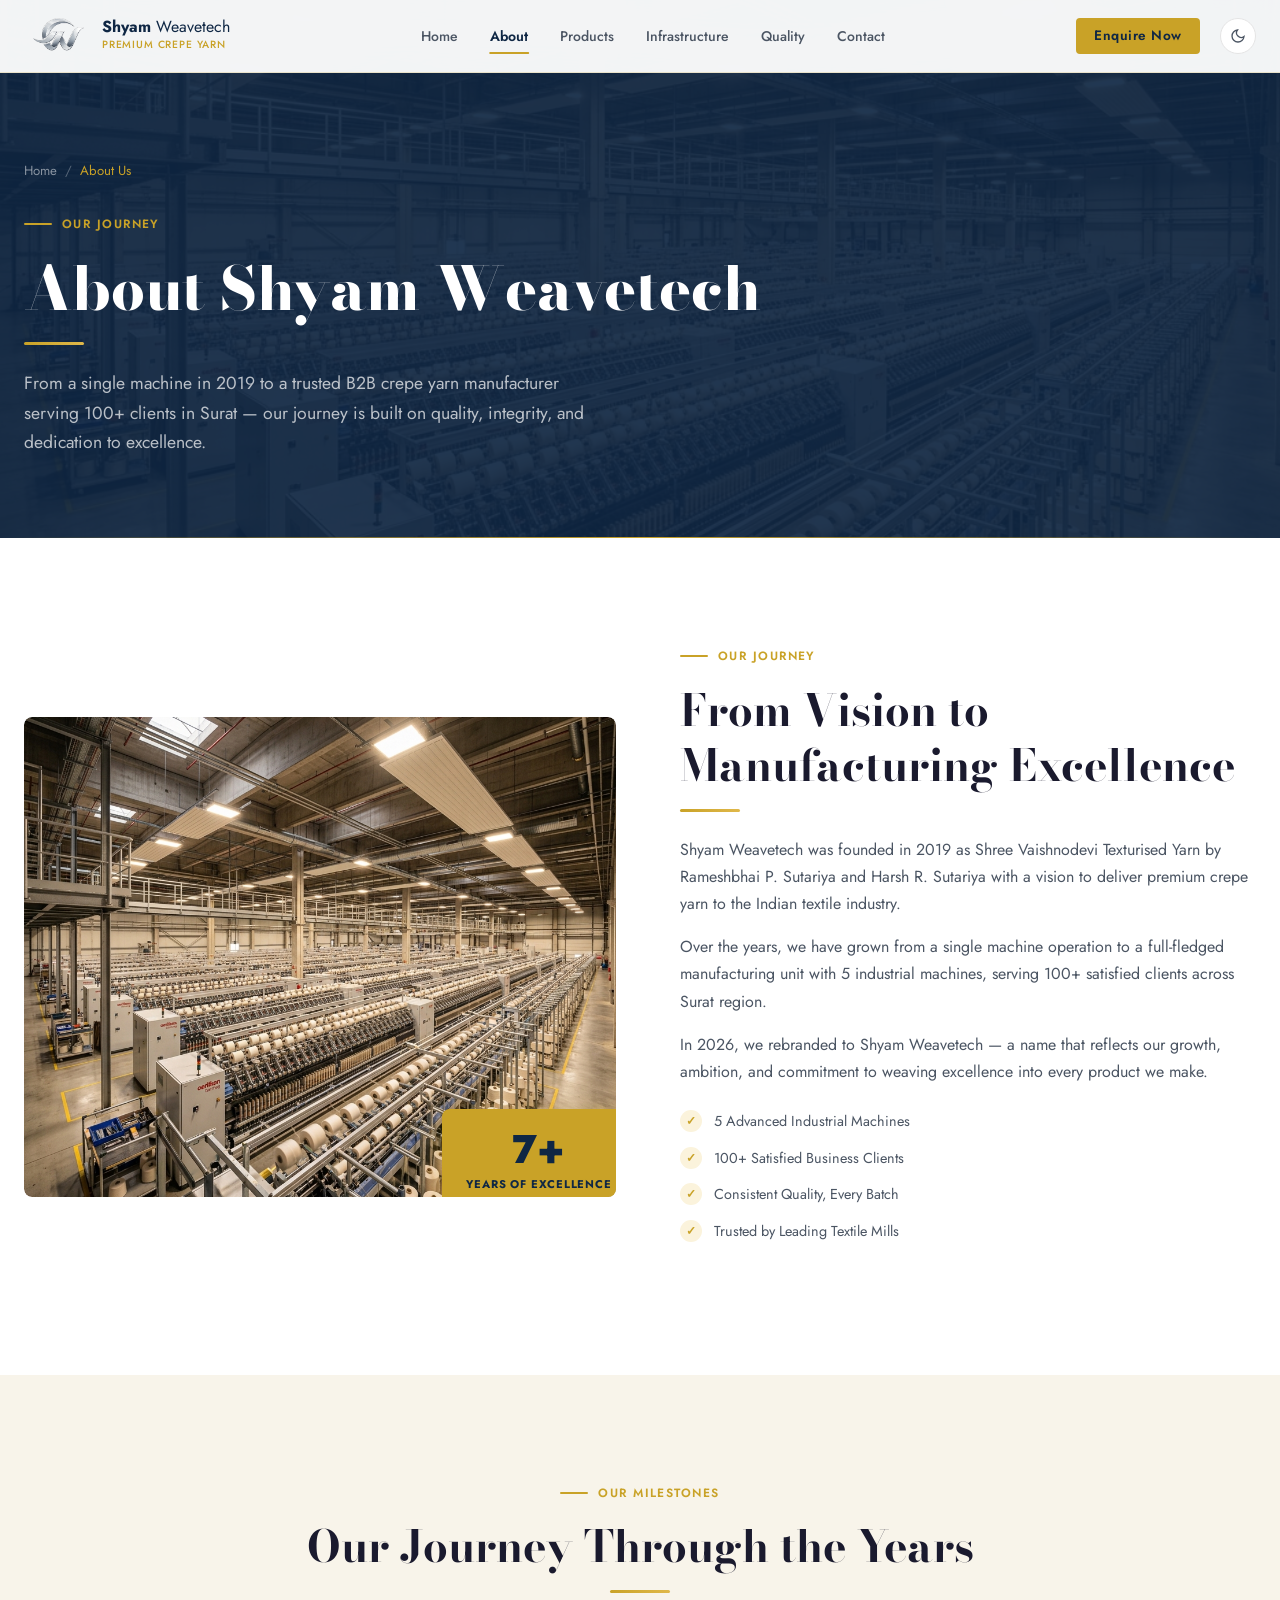
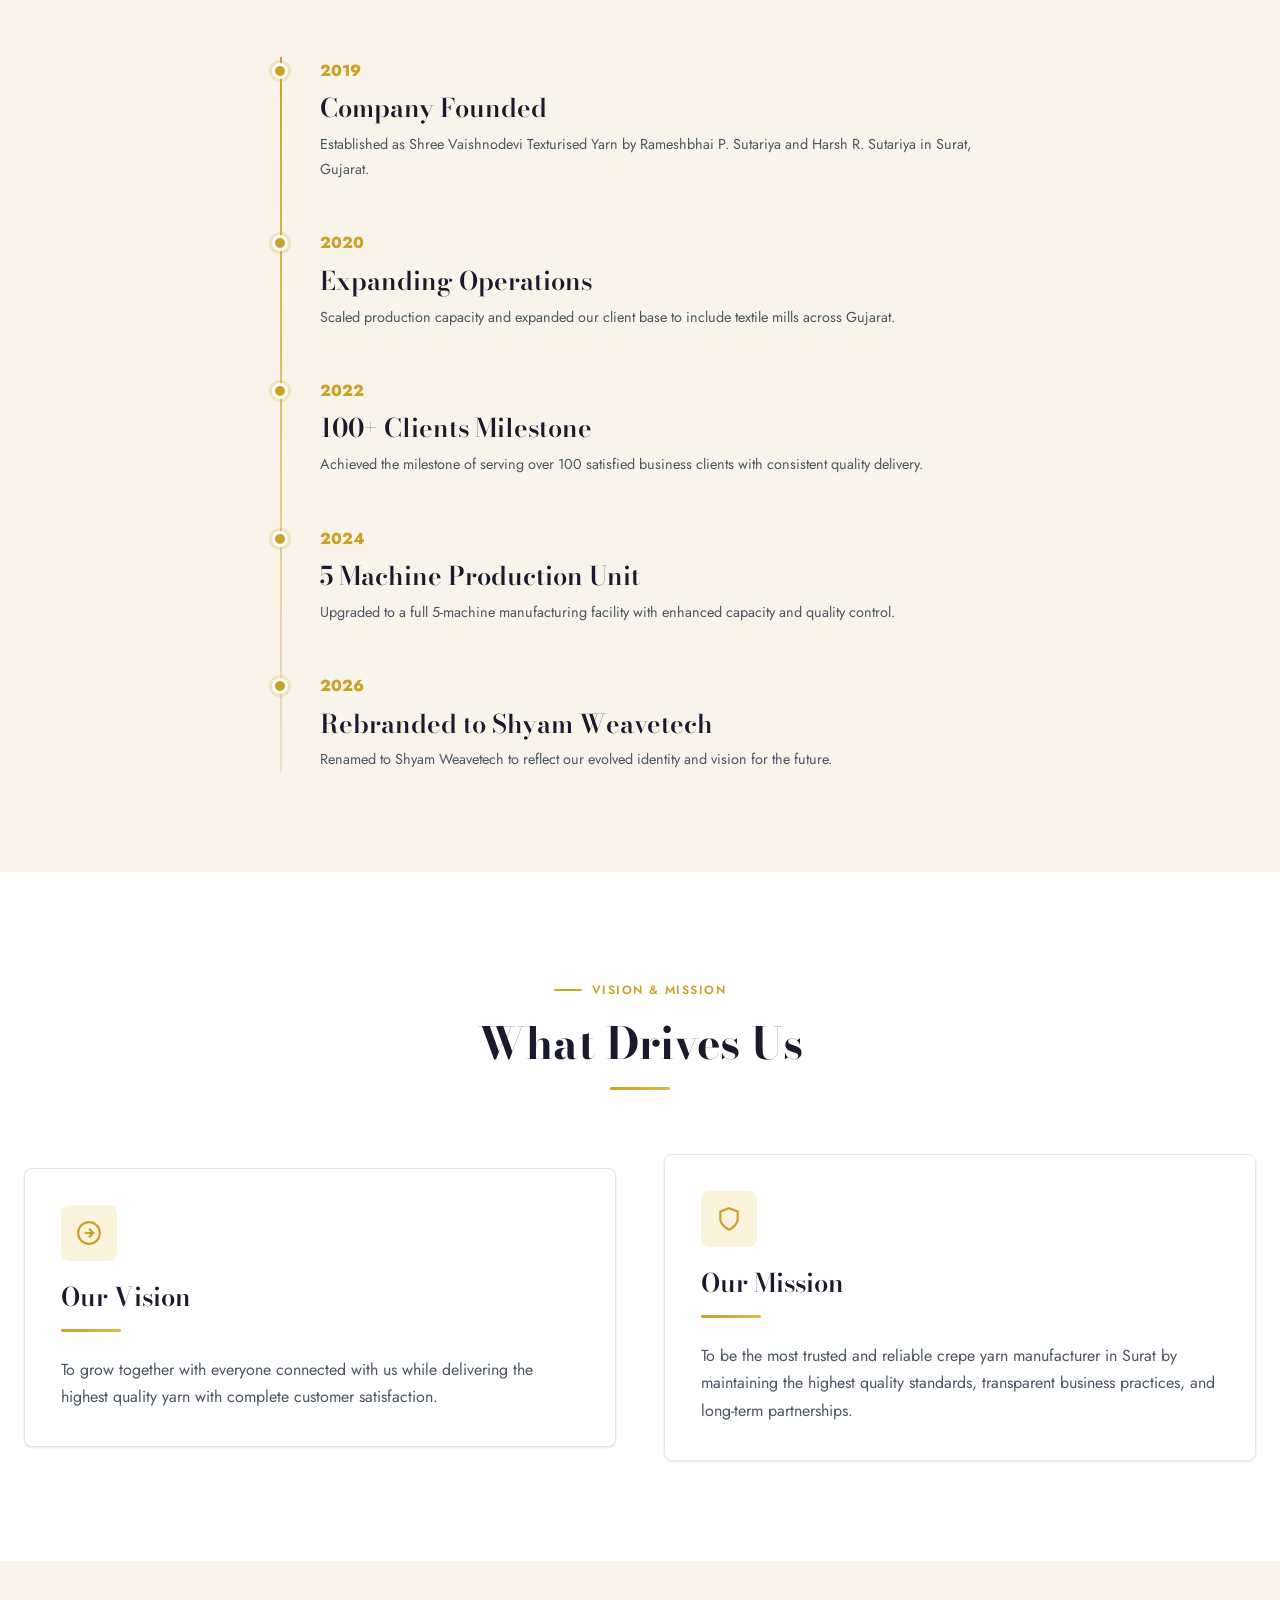
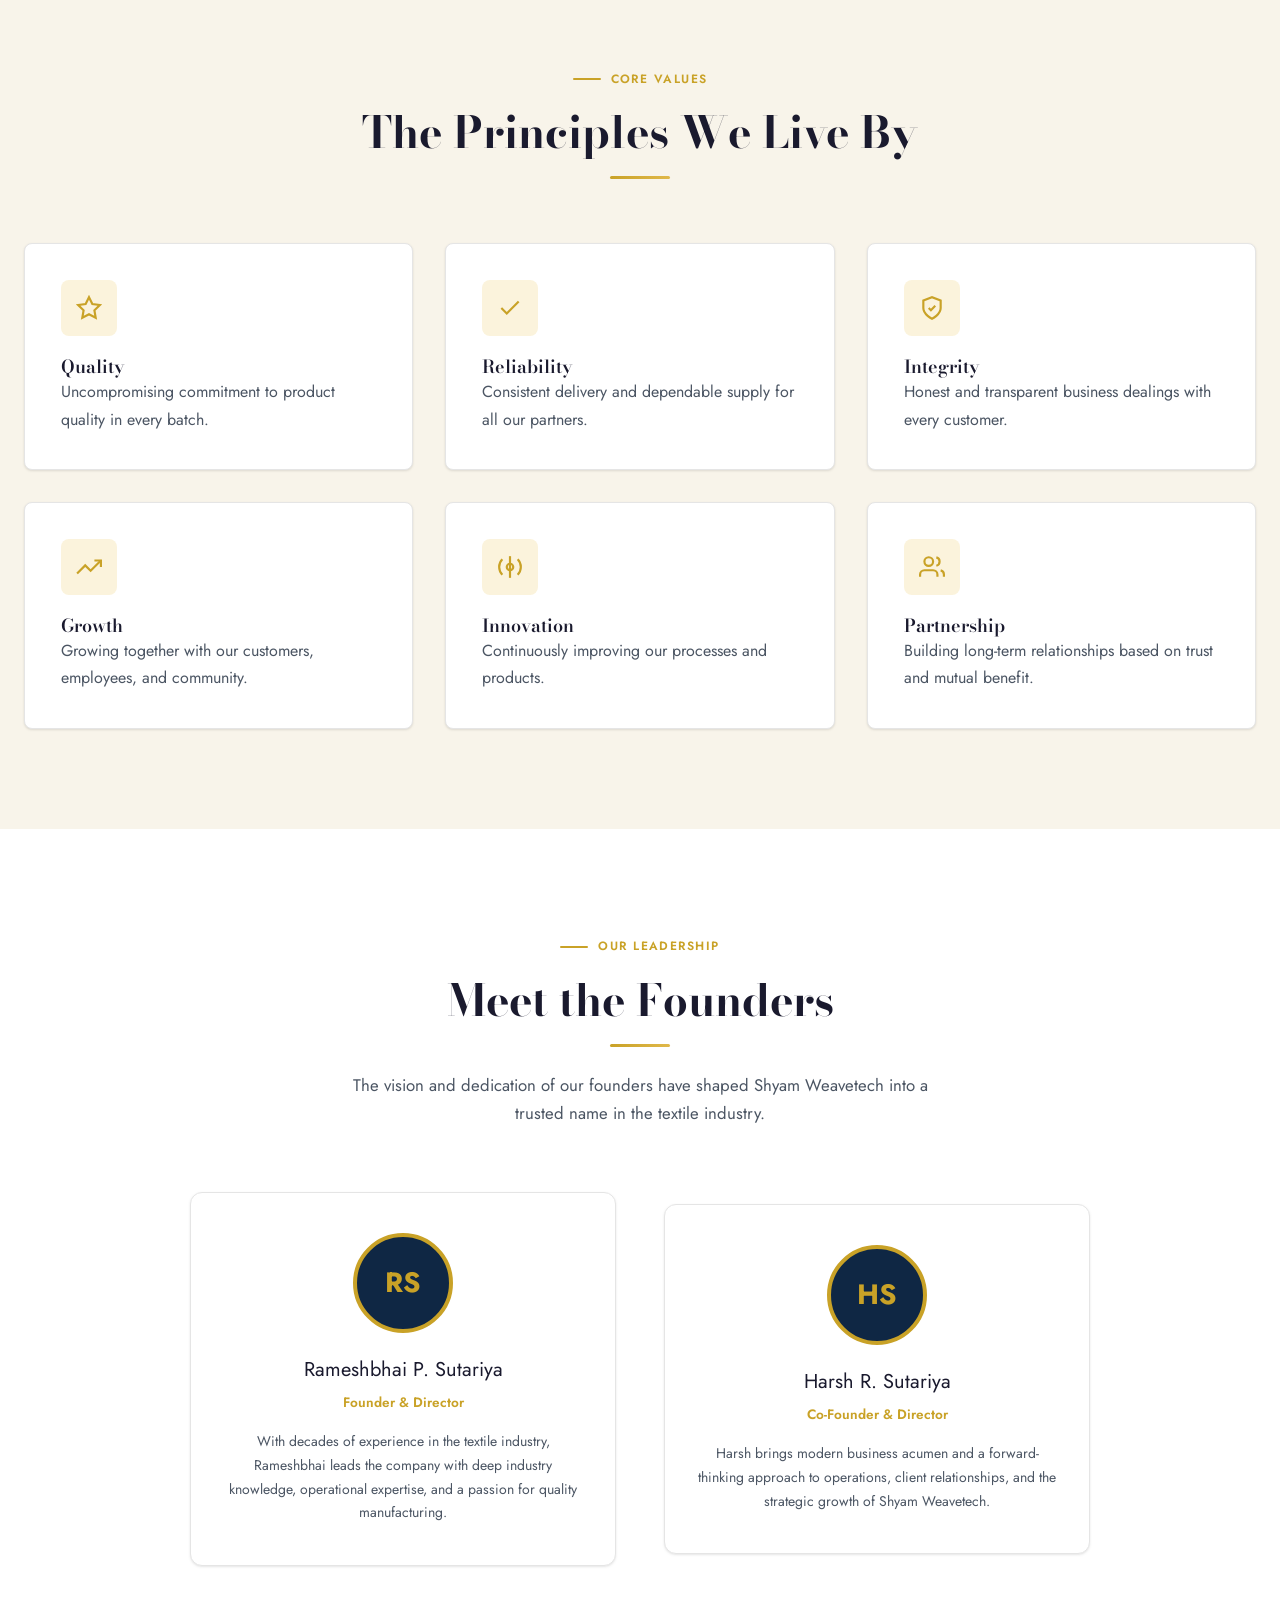
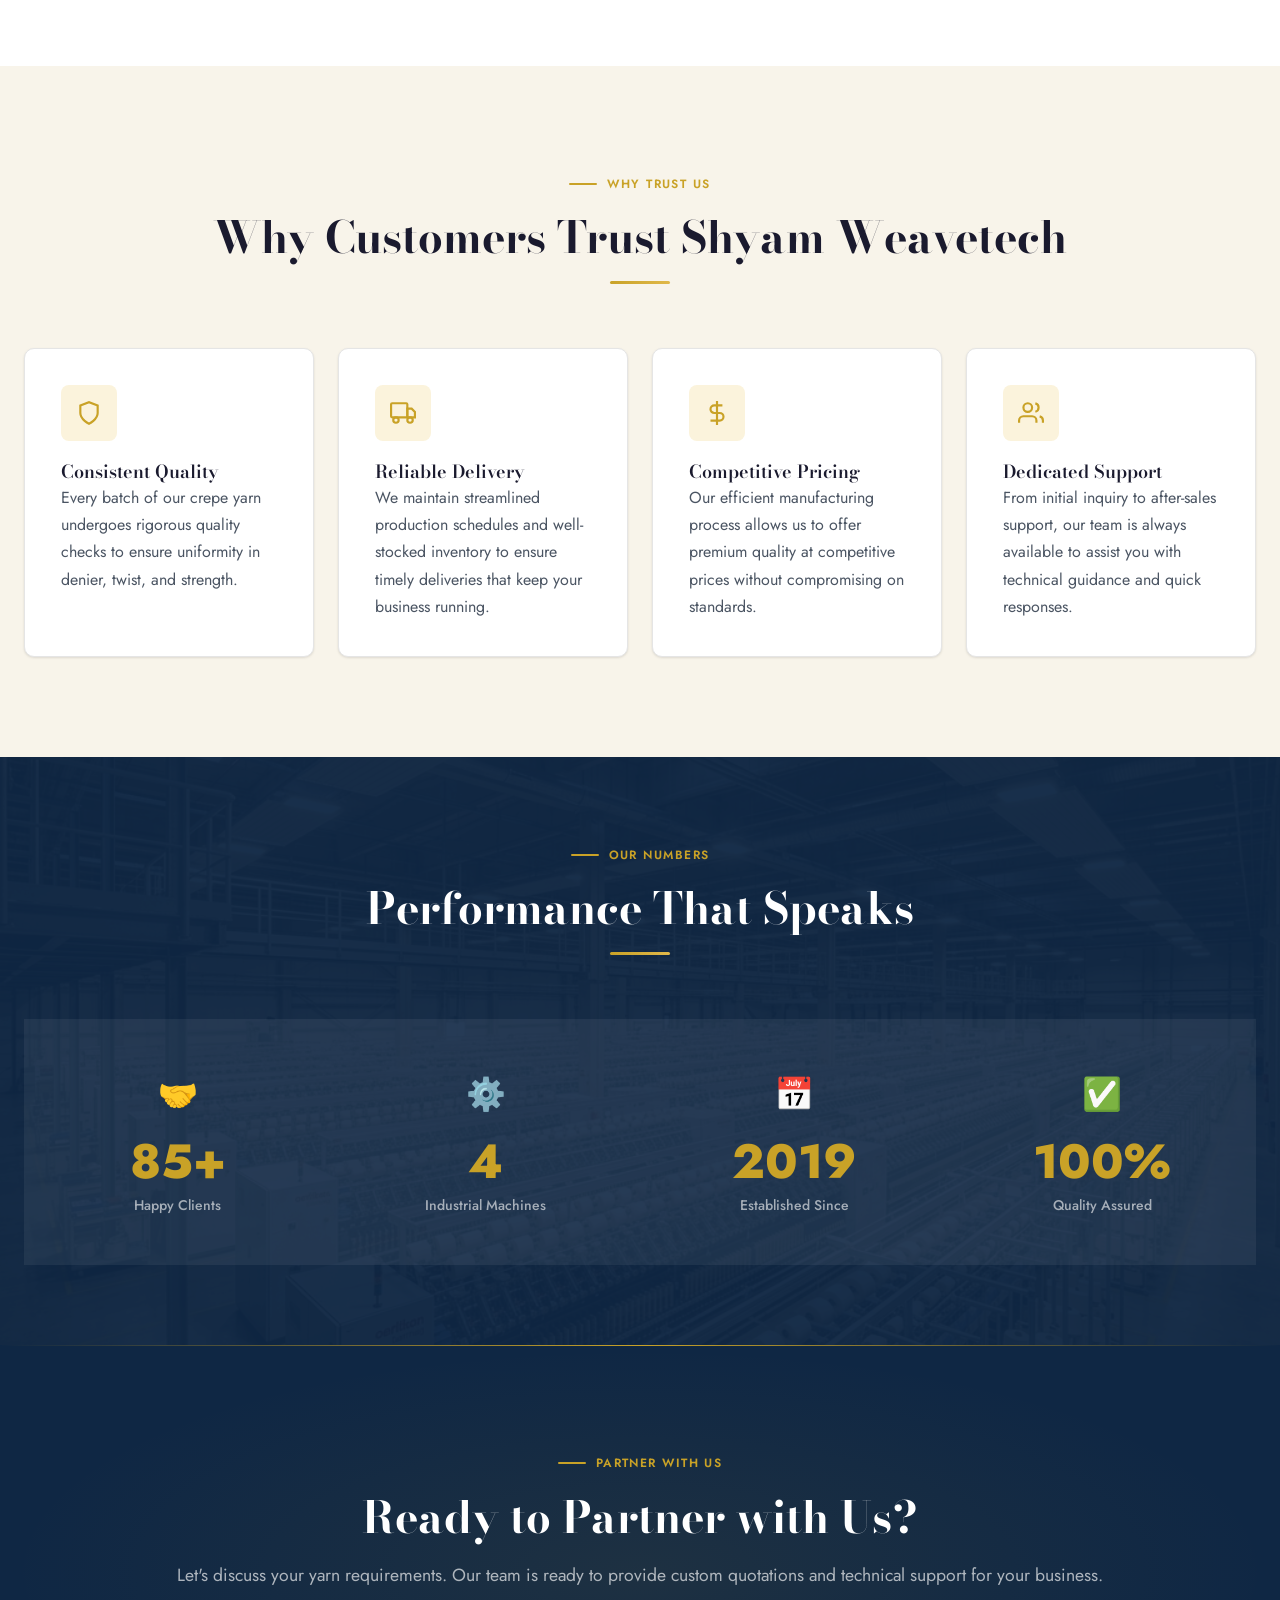
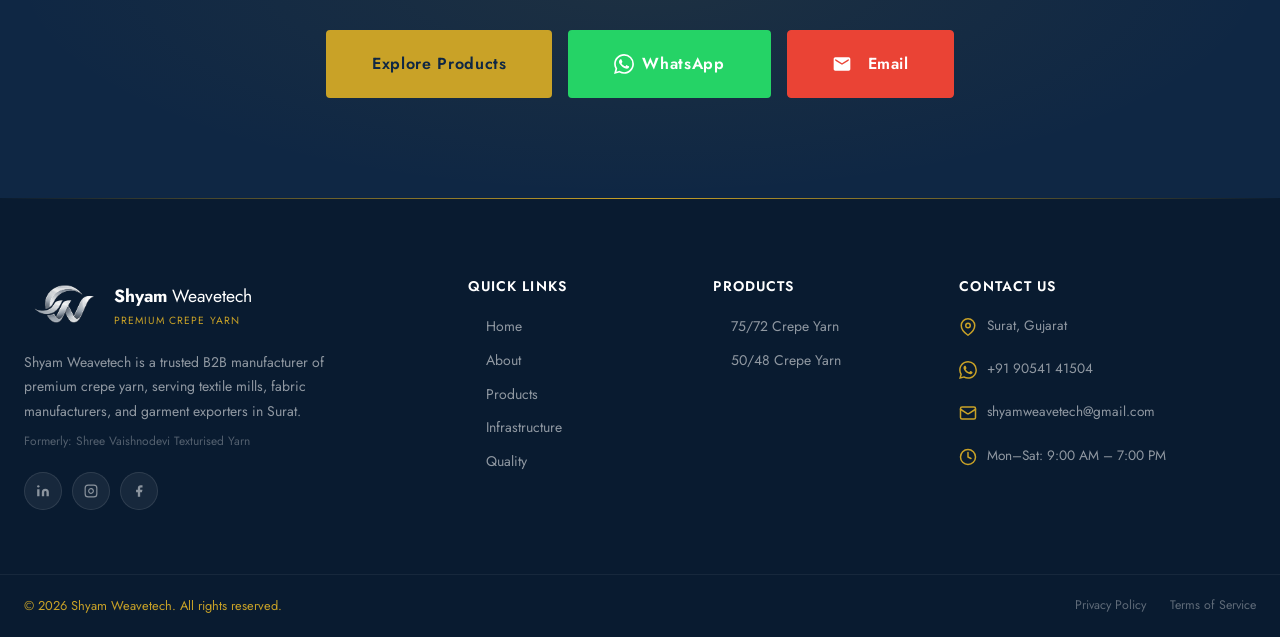
<file: about.html>
<!DOCTYPE html>
<html lang="en" data-theme="light">

<head>
  <meta charset="UTF-8">
  <meta name="viewport" content="width=device-width, initial-scale=1.0">
  <title>Shyam Weavetech| Premium Crepe Yarn Manufacturer, Surat</title>
  <meta name="description"
    content="Learn about Shyam Weavetech — founded in 2019 in Surat, Gujarat. Our story, vision, leadership, and journey from Shree Vaishnodevi Texturised Yarn to a trusted premium crepe yarn manufacturer.">
  <meta name="keywords"
    content="about Shyam Weavetech, crepe yarn manufacturer Surat, textile company Gujarat, yarn manufacturer history, Rameshbhai Sutariya">
  <meta property="og:title" content="About Shyam Weavetech | Premium Crepe Yarn Manufacturer">
  <meta property="og:description"
    content="Our story, vision, mission and leadership team. Built on quality since 2019.">
  <meta property="og:type" content="website">
  <link rel="canonical" href="https://shyamweavetech.com/about.html">
  <!-- Schema -->
  <script type="application/ld+json">
  {"@context":"https://schema.org","@type":"AboutPage","name":"About Shyam Weavetech","url":"https://shyamweavetech.com/about.html","description":"About Shyam Weavetech — Premium Crepe Yarn Manufacturer founded in 2019 in Surat, Gujarat."}
  </script>
  <link rel="stylesheet" href="css/style.css">
  <link rel="preconnect" href="https://fonts.googleapis.com">
  <link rel="preconnect" href="https://fonts.gstatic.com" crossorigin>
  <link rel="icon" href="images/logo2.png" type="image/png">
</head>

<body>



  <!-- Scroll Progress -->
  <div id="scroll-progress"></div>

  <!-- Navigation -->
  <nav id="navbar" role="navigation" aria-label="Main Navigation">
    <div class="nav-inner">
      <a href="index.html" class="nav-logo" aria-label="Shyam Weavetech Home">
        <img src="images/logo2.png" alt="Shyam Weavetech Logo" class="nav-logo-img">
        <div class="nav-logo-text">
          <span class="nav-logo-name"><b>Shyam</b> Weavetech</span>
          <span class="nav-logo-tagline">Premium Crepe Yarn</span>
        </div>
      </a>

      <ul class="nav-links" role="list">
        <li><a href="index.html" class="nav-link" data-i18n="nav_home">Home</a></li>
        <li><a href="about.html" class="nav-link active" data-i18n="nav_about">About</a></li>
        <li><a href="products.html" class="nav-link" data-i18n="nav_products">Products</a></li>
        <li><a href="infrastructure.html" class="nav-link" data-i18n="nav_infrastructure">Infrastructure</a></li>
        <li><a href="quality.html" class="nav-link" data-i18n="nav_quality">Quality</a></li>

        <li><a href="contact.html" class="nav-link" data-i18n="nav_contact">Contact</a></li>
      </ul>

      <div class="nav-actions">

        <a href="contact.html" class="btn btn-gold nav-query-btn"
          style="padding: 8px 16px; font-size: 0.85rem; margin-right: 8px; font-weight: 600; display: inline-flex; align-items: center; justify-content: center; height: 36px;">Enquire
          Now</a>
        <button class="theme-toggle" id="theme-toggle" aria-label="Toggle Dark Mode">
          <svg class="icon-moon" width="16" height="16" fill="none" stroke="currentColor" stroke-width="2"
            viewBox="0 0 24 24">
            <path d="M21 12.79A9 9 0 1111.21 3a7 7 0 009.79 9.79z" />
          </svg>
          <svg class="icon-sun" width="16" height="16" fill="none" stroke="currentColor" stroke-width="2"
            viewBox="0 0 24 24">
            <circle cx="12" cy="12" r="5" />
            <line x1="12" y1="1" x2="12" y2="3" />
            <line x1="12" y1="21" x2="12" y2="23" />
            <line x1="4.22" y1="4.22" x2="5.64" y2="5.64" />
            <line x1="18.36" y1="18.36" x2="19.78" y2="19.78" />
            <line x1="1" y1="12" x2="3" y2="12" />
            <line x1="21" y1="12" x2="23" y2="12" />
            <line x1="4.22" y1="19.78" x2="5.64" y2="18.36" />
            <line x1="18.36" y1="5.64" x2="19.78" y2="4.22" />
          </svg>
        </button>

        <button class="hamburger" id="hamburger" aria-label="Open mobile menu" aria-expanded="false">
          <span></span><span></span><span></span>
        </button>
      </div>
    </div>
  </nav>

  <!-- Mobile Menu -->
  <div id="mobile-menu" class="mobile-menu" role="dialog" aria-label="Mobile Navigation">
    <ul class="mobile-nav-links" role="list">
      <li><a href="index.html" class="mobile-nav-link" data-i18n="nav_home">Home</a></li>
      <li><a href="about.html" class="mobile-nav-link" data-i18n="nav_about">About</a></li>
      <li><a href="products.html" class="mobile-nav-link" data-i18n="nav_products">Products</a></li>
      <li><a href="infrastructure.html" class="mobile-nav-link" data-i18n="nav_infrastructure">Infrastructure</a></li>
      <li><a href="quality.html" class="mobile-nav-link" data-i18n="nav_quality">Quality</a></li>

      <li><a href="contact.html" class="mobile-nav-link" data-i18n="nav_contact">Contact</a></li>
    </ul>
    <div style="display:flex;gap:8px;padding:0 16px;">

      <a href="contact.html" class="btn btn-gold nav-query-btn"
        style="padding: 8px 16px; font-size: 0.85rem; margin-right: 8px; font-weight: 600; display: inline-flex; align-items: center; justify-content: center; height: 36px;">Enquire
        Now</a>
      <button class="theme-toggle" id="theme-toggle-mobile" aria-label="Toggle Dark Mode" style="margin-left:auto;"
        onclick="document.getElementById('theme-toggle').click()">
        <svg class="icon-moon" width="16" height="16" fill="none" stroke="currentColor" stroke-width="2"
          viewBox="0 0 24 24">
          <path d="M21 12.79A9 9 0 1111.21 3a7 7 0 009.79 9.79z" />
        </svg>
        <svg class="icon-sun" width="16" height="16" fill="none" stroke="currentColor" stroke-width="2"
          viewBox="0 0 24 24">
          <circle cx="12" cy="12" r="5" />
          <line x1="12" y1="1" x2="12" y2="3" />
          <line x1="12" y1="21" x2="12" y2="23" />
          <line x1="4.22" y1="4.22" x2="5.64" y2="5.64" />
          <line x1="18.36" y1="18.36" x2="19.78" y2="19.78" />
          <line x1="1" y1="12" x2="3" y2="12" />
          <line x1="21" y1="12" x2="23" y2="12" />
          <line x1="4.22" y1="19.78" x2="5.64" y2="18.36" />
          <line x1="18.36" y1="5.64" x2="19.78" y2="4.22" />
        </svg>
      </button>
    </div>
  </div>

  <!-- ══════════════════ PAGE HERO ══════════════════ -->
  <section class="page-hero" aria-labelledby="about-hero-heading">
    <div class="container">
      <nav class="breadcrumb" aria-label="Breadcrumb">
        <a href="index.html">Home</a>
        <span class="sep" aria-hidden="true">/</span>
        <span class="current" aria-current="page">About Us</span>
      </nav>
      <div class="section-label fade-up" data-i18n="about_story_label">Our Journey</div>
      <h1 id="about-hero-heading" class="fade-up delay-1" data-i18n="about_page_title">About Shyam Weavetech</h1>
      <div class="gold-line fade-up delay-2"></div>
      <p class="fade-up delay-3">From a single machine in 2019 to a trusted B2B crepe yarn manufacturer serving 100+
        clients in Surat — our journey is built on quality, integrity, and dedication to excellence.</p>
    </div>
  </section>

  <!-- ══════════════════ COMPANY STORY ══════════════════ -->
  <section class="section" aria-labelledby="story-heading">
    <div class="container">
      <div class="grid-2">
        <div class="about-preview-image slide-left">
          <img src="images/factory-floor.png" alt="Shyam Weavetech manufacturing facility" width="600" height="480"
            loading="lazy">
          <div class="about-preview-badge">
            <span class="big-num">7+</span>
            <span class="label">Years of Excellence</span>
          </div>
        </div>
        <div class="about-preview-content slide-right">
          <div class="section-label" data-i18n="about_story_label">Our Journey</div>
          <h2 id="story-heading" data-i18n="about_story_heading">From Vision to Manufacturing Excellence</h2>
          <div class="gold-line"></div>
          <p data-i18n="about_story_text1">Shyam Weavetech was founded in 2019 as Shree Vaishnodevi Texturised Yarn by
            Rameshbhai P. Sutariya and Harsh R. Sutariya with a vision to deliver premium crepe yarn to the Indian
            textile industry.</p>
          <p style="margin-top:16px;" data-i18n="about_story_text2">Over the years, we have grown from a single machine
            operation to a full-fledged manufacturing unit with 5 industrial machines, serving 100+ satisfied clients
            across Surat region.</p>
          <p style="margin-top:16px;" data-i18n="about_story_text3">In 2026, we rebranded to Shyam Weavetech — a name
            that reflects our growth, ambition, and commitment to weaving excellence into every product we make.</p>
          <ul class="check-list" role="list" style="margin-top:24px;">
            <li class="check-item"><span class="check-icon" aria-hidden="true">✓</span><span data-i18n="about_check_1">5
                Advanced Industrial Machines</span></li>
            <li class="check-item"><span class="check-icon" aria-hidden="true">✓</span><span
                data-i18n="about_check_2">100+ Satisfied Business Clients</span></li>
            <li class="check-item"><span class="check-icon" aria-hidden="true">✓</span><span
                data-i18n="about_check_3">Consistent Quality, Every Batch</span></li>
            <li class="check-item"><span class="check-icon" aria-hidden="true">✓</span><span
                data-i18n="about_check_4">Trusted by Leading Textile Mills</span></li>
          </ul>
        </div>
      </div>
    </div>
  </section>

  <!-- ══════════════════ TIMELINE ══════════════════ -->
  <section class="section-cream" aria-labelledby="timeline-heading">
    <div class="container">
      <div class="section-header centered fade-up">
        <div class="section-label" data-i18n="timeline_label">Our Milestones</div>
        <h2 id="timeline-heading">Our Journey Through the Years</h2>
        <div class="gold-line centered"></div>
      </div>
      <div style="max-width:720px;margin:0 auto;">
        <div class="timeline" role="list" aria-label="Company milestones">

          <div class="timeline-item fade-up delay-1" role="listitem">
            <div class="timeline-year" data-i18n="t_2019_year">2019</div>
            <h3 data-i18n="t_2019_title">Company Founded</h3>
            <p data-i18n="t_2019_text">Established as Shree Vaishnodevi Texturised Yarn by Rameshbhai P. Sutariya and
              Harsh R. Sutariya in Surat, Gujarat.</p>
          </div>

          <div class="timeline-item fade-up delay-2" role="listitem">
            <div class="timeline-year" data-i18n="t_2020_year">2020</div>
            <h3 data-i18n="t_2020_title">Expanding Operations</h3>
            <p data-i18n="t_2020_text">Scaled production capacity and expanded our client base to include textile mills
              across Gujarat.</p>
          </div>

          <div class="timeline-item fade-up delay-3" role="listitem">
            <div class="timeline-year" data-i18n="t_2022_year">2022</div>
            <h3 data-i18n="t_2022_title">100+ Clients Milestone</h3>
            <p data-i18n="t_2022_text">Achieved the milestone of serving over 100 satisfied business clients with
              consistent quality delivery.</p>
          </div>

          <div class="timeline-item fade-up delay-4" role="listitem">
            <div class="timeline-year" data-i18n="t_2024_year">2024</div>
            <h3 data-i18n="t_2024_title">5 Machine Production Unit</h3>
            <p data-i18n="t_2024_text">Upgraded to a full 5-machine manufacturing facility with enhanced capacity and
              quality control.</p>
          </div>

          <div class="timeline-item fade-up" role="listitem">
            <div class="timeline-year" data-i18n="t_2026_year">2026</div>
            <h3 data-i18n="t_2026_title">Rebranded to Shyam Weavetech</h3>
            <p data-i18n="t_2026_text">Renamed to Shyam Weavetech to reflect our evolved identity and vision for the
              future.</p>
          </div>

        </div>
      </div>
    </div>
  </section>

  <!-- ══════════════════ VISION & MISSION ══════════════════ -->
  <section class="section" aria-labelledby="vision-heading">
    <div class="container">
      <div class="section-header centered fade-up">
        <div class="section-label" data-i18n="vision_label">Vision &amp; Mission</div>
        <h2 id="vision-heading" data-i18n="vision_heading">What Drives Us</h2>
        <div class="gold-line centered"></div>
      </div>
      <div class="grid-2">

        <!-- Vision Card -->
        <div class="card fade-up delay-1" aria-label="Our Vision">
          <div class="icon-box" aria-hidden="true">
            <svg viewBox="0 0 24 24" fill="none" stroke="currentColor" stroke-width="2">
              <circle cx="12" cy="12" r="10" />
              <path d="M12 8l4 4-4 4" />
              <line x1="8" y1="12" x2="16" y2="12" />
            </svg>
          </div>
          <h3 data-i18n="vision_title">Our Vision</h3>
          <div class="gold-line"></div>
          <p data-i18n="vision_text">To grow together with everyone connected with us while delivering the highest
            quality yarn with complete customer satisfaction.</p>
        </div>

        <!-- Mission Card -->
        <div class="card fade-up delay-2" aria-label="Our Mission">
          <div class="icon-box" aria-hidden="true">
            <svg viewBox="0 0 24 24" fill="none" stroke="currentColor" stroke-width="2">
              <path d="M12 22s8-4 8-10V5l-8-3-8 3v7c0 6 8 10 8 10z" />
            </svg>
          </div>
          <h3 data-i18n="mission_title">Our Mission</h3>
          <div class="gold-line"></div>
          <p data-i18n="mission_text">To be the most trusted and reliable crepe yarn manufacturer in Surat by
            maintaining the highest quality standards, transparent business practices, and long-term partnerships.</p>
        </div>

      </div>
    </div>
  </section>

  <!-- ══════════════════ CORE VALUES ══════════════════ -->
  <section class="section-cream" aria-labelledby="values-heading">
    <div class="container">
      <div class="section-header centered fade-up">
        <div class="section-label" data-i18n="values_label">Core Values</div>
        <h2 id="values-heading" data-i18n="values_heading">The Principles We Live By</h2>
        <div class="gold-line centered"></div>
      </div>
      <div class="grid-3">

        <div class="card fade-up delay-1" aria-label="Quality value">
          <div class="icon-box" aria-hidden="true">
            <svg viewBox="0 0 24 24" fill="none" stroke="currentColor" stroke-width="2">
              <polygon
                points="12 2 15.09 8.26 22 9.27 17 14.14 18.18 21.02 12 17.77 5.82 21.02 7 14.14 2 9.27 8.91 8.26 12 2" />
            </svg>
          </div>
          <h4 data-i18n="v1_title">Quality</h4>
          <p data-i18n="v1_text">Uncompromising commitment to product quality in every batch.</p>
        </div>

        <div class="card fade-up delay-2" aria-label="Reliability value">
          <div class="icon-box" aria-hidden="true">
            <svg viewBox="0 0 24 24" fill="none" stroke="currentColor" stroke-width="2">
              <polyline points="20 6 9 17 4 12" />
            </svg>
          </div>
          <h4 data-i18n="v2_title">Reliability</h4>
          <p data-i18n="v2_text">Consistent delivery and dependable supply for all our partners.</p>
        </div>

        <div class="card fade-up delay-3" aria-label="Integrity value">
          <div class="icon-box" aria-hidden="true">
            <svg viewBox="0 0 24 24" fill="none" stroke="currentColor" stroke-width="2">
              <path d="M9 12l2 2 4-4" />
              <path d="M12 22s8-4 8-10V5l-8-3-8 3v7c0 6 8 10 8 10z" />
            </svg>
          </div>
          <h4 data-i18n="v3_title">Integrity</h4>
          <p data-i18n="v3_text">Honest and transparent business dealings with every customer.</p>
        </div>

        <div class="card fade-up delay-1" aria-label="Growth value">
          <div class="icon-box" aria-hidden="true">
            <svg viewBox="0 0 24 24" fill="none" stroke="currentColor" stroke-width="2">
              <polyline points="23 6 13.5 15.5 8.5 10.5 1 18" />
              <polyline points="17 6 23 6 23 12" />
            </svg>
          </div>
          <h4 data-i18n="v4_title">Growth</h4>
          <p data-i18n="v4_text">Growing together with our customers, employees, and community.</p>
        </div>

        <div class="card fade-up delay-2" aria-label="Innovation value">
          <div class="icon-box" aria-hidden="true">
            <svg viewBox="0 0 24 24" fill="none" stroke="currentColor" stroke-width="2">
              <circle cx="12" cy="12" r="3" />
              <path d="M19.07 4.93a10 10 0 010 14.14M4.93 4.93a10 10 0 000 14.14" />
              <line x1="12" y1="2" x2="12" y2="22" />
            </svg>
          </div>
          <h4 data-i18n="v5_title">Innovation</h4>
          <p data-i18n="v5_text">Continuously improving our processes and products.</p>
        </div>

        <div class="card fade-up delay-3" aria-label="Partnership value">
          <div class="icon-box" aria-hidden="true">
            <svg viewBox="0 0 24 24" fill="none" stroke="currentColor" stroke-width="2">
              <path d="M17 21v-2a4 4 0 0 0-4-4H5a4 4 0 0 0-4 4v2" />
              <circle cx="9" cy="7" r="4" />
              <path d="M23 21v-2a4 4 0 0 0-3-3.87" />
              <path d="M16 3.13a4 4 0 0 1 0 7.75" />
            </svg>
          </div>
          <h4 data-i18n="v6_title">Partnership</h4>
          <p data-i18n="v6_text">Building long-term relationships based on trust and mutual benefit.</p>
        </div>

      </div>
    </div>
  </section>

  <!-- ══════════════════ LEADERSHIP ══════════════════ -->
  <section class="section" aria-labelledby="leadership-heading">
    <div class="container">
      <div class="section-header centered fade-up">
        <div class="section-label" data-i18n="leadership_label">Our Leadership</div>
        <h2 id="leadership-heading" data-i18n="leadership_heading">Meet the Founders</h2>
        <div class="gold-line centered"></div>
        <p>The vision and dedication of our founders have shaped Shyam Weavetech into a trusted name in the textile
          industry.</p>
      </div>
      <div class="grid-2" style="max-width:900px;margin:0 auto;">

        <div class="leader-card slide-left" aria-label="Rameshbhai P. Sutariya, Founder and Director">
          <div class="leader-avatar" aria-hidden="true">RS</div>
          <div class="leader-name" data-i18n="leader1_name">Rameshbhai P. Sutariya</div>
          <div class="leader-title" data-i18n="leader1_title">Founder &amp; Director</div>
          <p class="leader-bio" data-i18n="leader1_bio">With decades of experience in the textile industry, Rameshbhai
            leads the company with deep industry knowledge, operational expertise, and a passion for quality
            manufacturing.</p>
        </div>

        <div class="leader-card slide-right" aria-label="Harsh R. Sutariya, Co-Founder and Director">
          <div class="leader-avatar" aria-hidden="true">HS</div>
          <div class="leader-name" data-i18n="leader2_name">Harsh R. Sutariya</div>
          <div class="leader-title" data-i18n="leader2_title">Co-Founder &amp; Director</div>
          <p class="leader-bio" data-i18n="leader2_bio">Harsh brings modern business acumen and a forward-thinking
            approach to operations, client relationships, and the strategic growth of Shyam Weavetech.</p>
        </div>

      </div>
    </div>
  </section>

  <!-- ══════════════════ WHY CUSTOMERS TRUST US ══════════════════ -->
  <section class="section-cream" aria-labelledby="trust-heading">
    <div class="container">
      <div class="section-header centered fade-up">
        <div class="section-label" data-i18n="trust_label">Why Trust Us</div>
        <h2 id="trust-heading" data-i18n="trust_heading">Why Customers Trust Shyam Weavetech</h2>
        <div class="gold-line centered"></div>
      </div>
      <div class="grid-4">

        <div class="why-card fade-up delay-1">
          <div class="icon-box" aria-hidden="true">
            <svg viewBox="0 0 24 24" fill="none" stroke="currentColor" stroke-width="2">
              <path d="M12 22s8-4 8-10V5l-8-3-8 3v7c0 6 8 10 8 10z" />
            </svg>
          </div>
          <h4 data-i18n="why_1_title">Consistent Quality</h4>
          <p data-i18n="why_1_text">Every batch of our crepe yarn undergoes rigorous quality checks to ensure uniformity
            in denier, twist, and strength.</p>
        </div>

        <div class="why-card fade-up delay-2">
          <div class="icon-box" aria-hidden="true">
            <svg viewBox="0 0 24 24" fill="none" stroke="currentColor" stroke-width="2">
              <rect x="1" y="3" width="15" height="13" rx="1" />
              <path d="M16 8h4l3 3v5h-7V8z" />
              <circle cx="5.5" cy="18.5" r="2.5" />
              <circle cx="18.5" cy="18.5" r="2.5" />
            </svg>
          </div>
          <h4 data-i18n="why_2_title">Reliable Delivery</h4>
          <p data-i18n="why_2_text">We maintain streamlined production schedules and well-stocked inventory to ensure
            timely deliveries that keep your business running.</p>
        </div>

        <div class="why-card fade-up delay-3">
          <div class="icon-box" aria-hidden="true">
            <svg viewBox="0 0 24 24" fill="none" stroke="currentColor" stroke-width="2">
              <line x1="12" y1="1" x2="12" y2="23" />
              <path d="M17 5H9.5a3.5 3.5 0 0 0 0 7h5a3.5 3.5 0 0 1 0 7H6" />
            </svg>
          </div>
          <h4 data-i18n="why_3_title">Competitive Pricing</h4>
          <p data-i18n="why_3_text">Our efficient manufacturing process allows us to offer premium quality at
            competitive prices without compromising on standards.</p>
        </div>

        <div class="why-card fade-up delay-4">
          <div class="icon-box" aria-hidden="true">
            <svg viewBox="0 0 24 24" fill="none" stroke="currentColor" stroke-width="2">
              <path d="M17 21v-2a4 4 0 0 0-4-4H5a4 4 0 0 0-4 4v2" />
              <circle cx="9" cy="7" r="4" />
              <path d="M23 21v-2a4 4 0 0 0-3-3.87" />
              <path d="M16 3.13a4 4 0 0 1 0 7.75" />
            </svg>
          </div>
          <h4 data-i18n="why_4_title">Dedicated Support</h4>
          <p data-i18n="why_4_text">From initial inquiry to after-sales support, our team is always available to assist
            you with technical guidance and quick responses.</p>
        </div>

      </div>
    </div>
  </section>

  <!-- ══════════════════ STATISTICS ══════════════════ -->
  <section class="stats-section" aria-labelledby="stats-heading">
    <div class="container">
      <div class="section-header centered fade-up" style="position:relative;z-index:1;">
        <div class="section-label text-gold" data-i18n="stats_label">Our Numbers</div>
        <h2 id="stats-heading" style="color:var(--white);" data-i18n="stats_heading">Performance That Speaks</h2>
        <div class="gold-line centered"></div>
      </div>
      <div class="stats-grid" role="list" aria-label="Company Statistics">
        <div class="stat-card fade-up delay-1" role="listitem">
          <span class="stat-icon" aria-hidden="true">🤝</span>
          <div class="stat-number" data-count="100" data-suffix="+" aria-label="100 plus happy clients">100+</div>
          <div class="stat-label" data-i18n="stat_1_label">Happy Clients</div>
        </div>
        <div class="stat-card fade-up delay-2" role="listitem">
          <span class="stat-icon" aria-hidden="true">⚙️</span>
          <div class="stat-number" data-count="5" aria-label="5 industrial machines">5</div>
          <div class="stat-label" data-i18n="stat_2_label">Industrial Machines</div>
        </div>
        <div class="stat-card fade-up delay-3" role="listitem">
          <span class="stat-icon" aria-hidden="true">📅</span>
          <div class="stat-number">2019</div>
          <div class="stat-label" data-i18n="stat_3_label">Established Since</div>
        </div>
        <div class="stat-card fade-up delay-4" role="listitem">
          <span class="stat-icon" aria-hidden="true">✅</span>
          <div class="stat-number">100%</div>
          <div class="stat-label" data-i18n="stat_4_label">Quality Assured</div>
        </div>
      </div>
    </div>
  </section>

  <!-- ══════════════════ CTA ══════════════════ -->
  <section class="cta-section" aria-labelledby="cta-heading">
    <div class="container">
      <div class="section-label text-gold centered fade-up" style="justify-content:center;" data-i18n="stats_label">
        Partner With Us</div>
      <h2 id="cta-heading" class="fade-up" data-i18n="cta_heading">Ready to Partner with Us?</h2>
      <p class="fade-up" data-i18n="cta_text">Let's discuss your yarn requirements. Our team is ready to provide custom
        quotations and technical support for your business.</p>
      <div class="cta-buttons fade-up">
        <a href="products.html" class="btn btn-gold btn-lg" id="cta-products-btn"
          data-i18n="btn_explore_products">Explore Products</a>
        <div class="cta-actions" style="display: flex; gap: 16px; justify-content: center; flex-wrap: wrap;">
          <a href="#" class="btn btn-whatsapp btn-lg" data-wa="general">
            <svg width="20" height="20" viewBox="0 0 24 24" fill="currentColor">
              <path
                d="M17.472 14.382c-.297-.149-1.758-.867-2.03-.967-.273-.099-.471-.148-.67.15-.197.297-.767.966-.94 1.164-.173.199-.347.223-.644.075-.297-.15-1.255-.463-2.39-1.475-.883-.788-1.48-1.761-1.653-2.059-.173-.297-.018-.458.13-.606.134-.133.298-.347.446-.52.149-.174.198-.298.298-.497.099-.198.05-.371-.025-.52-.075-.149-.669-1.612-.916-2.207-.242-.579-.487-.5-.669-.51-.173-.008-.371-.01-.57-.01-.198 0-.52.074-.792.372-.272.297-1.04 1.016-1.04 2.479 0 1.462 1.065 2.875 1.213 3.074.149.198 2.096 3.2 5.077 4.487.709.306 1.262.489 1.694.625.712.227 1.36.195 1.871.118.571-.085 1.758-.719 2.006-1.413.248-.694.248-1.289.173-1.413-.074-.124-.272-.198-.57-.347m-5.421 7.403h-.004a9.87 9.87 0 01-5.031-1.378l-.361-.214-3.741.982.998-3.648-.235-.374a9.86 9.86 0 01-1.51-5.26c.001-5.45 4.436-9.884 9.888-9.884 2.64 0 5.122 1.03 6.988 2.898a9.825 9.825 0 012.893 6.994c-.003 5.45-4.437 9.884-9.885 9.884m8.413-18.297A11.815 11.815 0 0012.05 0C5.495 0 .16 5.335.157 11.892c0 2.096.547 4.142 1.588 5.945L.057 24l6.305-1.654a11.882 11.882 0 005.683 1.448h.005c6.554 0 11.89-5.335 11.893-11.893a11.821 11.821 0 00-3.48-8.413z" />
            </svg>
            WhatsApp
          </a>

          <a href="#" class="btn btn-gmail btn-lg email-modal-trigger">
            <svg width="20" height="20" viewBox="0 0 24 24" fill="currentColor">
              <path
                d="M20 4H4C2.9 4 2.01 4.9 2.01 6L2 18C2 19.1 2.9 20 4 20H20C21.1 20 22 19.1 22 18V6C22 4.9 21.1 4 20 4ZM20 8L12 13L4 8V6L12 11L20 6V8Z" />
            </svg>
            Email
          </a>
        </div>
      </div>
    </div>
  </section>

  <!-- ══════════════════ FOOTER ══════════════════ -->
  <footer id="footer" role="contentinfo">
    <div class="container">
      <div class="footer-grid">
        <!-- Brand -->
        <div class="footer-brand">
          <div class="footer-logo-wrap">
            <img src="images/logo2.png" alt="Shyam Weavetech Logo" class="footer-logo-img">
            <div>
              <div class="footer-logo-name"><b>Shyam</b> Weavetech</div>
              <div class="footer-logo-tagline" data-i18n="footer_tagline">Premium Crepe Yarn</div>
            </div>
          </div>
          <p data-i18n="footer_about">Shyam Weavetech is a trusted B2B manufacturer of premium crepe yarn, serving
            textile mills, fabric manufacturers, and garment exporters in Surat.</p>
          <p style="font-size:0.75rem;color:rgba(255,255,255,0.3);margin-top:8px;" data-i18n="footer_prev_name">
            Formerly: Shree Vaishnodevi Texturised Yarn</p>
          <div class="social-links" role="list" aria-label="Social Media Links">
            <div class="social-link" role="listitem" aria-label="LinkedIn - Coming Soon" tabindex="0">
              <svg width="14" height="14" viewBox="0 0 24 24" fill="currentColor">
                <path d="M16 8a6 6 0 0 1 6 6v7h-4v-7a2 2 0 0 0-2-2 2 2 0 0 0-2 2v7h-4v-7a6 6 0 0 1 6-6z" />
                <rect x="2" y="9" width="4" height="12" />
                <circle cx="4" cy="4" r="2" />
              </svg>
              <span class="social-tooltip" data-i18n="coming_soon">Coming Soon</span>
            </div>
            <div class="social-link" role="listitem" aria-label="Instagram - Coming Soon" tabindex="0">
              <svg width="14" height="14" viewBox="0 0 24 24" fill="none" stroke="currentColor" stroke-width="2">
                <rect x="2" y="2" width="20" height="20" rx="5" ry="5" />
                <path d="M16 11.37A4 4 0 1 1 12.63 8 4 4 0 0 1 16 11.37z" />
                <line x1="17.5" y1="6.5" x2="17.51" y2="6.5" />
              </svg>
              <span class="social-tooltip" data-i18n="coming_soon">Coming Soon</span>
            </div>
            <div class="social-link" role="listitem" aria-label="Facebook - Coming Soon" tabindex="0">
              <svg width="14" height="14" viewBox="0 0 24 24" fill="currentColor">
                <path d="M18 2h-3a5 5 0 0 0-5 5v3H7v4h3v8h4v-8h3l1-4h-4V7a1 1 0 0 1 1-1h3z" />
              </svg>
              <span class="social-tooltip" data-i18n="coming_soon">Coming Soon</span>
            </div>
          </div>
        </div>
        <!-- Quick Links -->
        <div>
          <h3 class="footer-heading" data-i18n="footer_quick_links">Quick Links</h3>
          <nav class="footer-links" aria-label="Footer navigation">
            <a href="index.html" class="footer-link" data-i18n="nav_home">Home</a>
            <a href="about.html" class="footer-link" data-i18n="nav_about">About</a>
            <a href="products.html" class="footer-link" data-i18n="nav_products">Products</a>
            <a href="infrastructure.html" class="footer-link" data-i18n="nav_infrastructure">Infrastructure</a>
            <a href="quality.html" class="footer-link" data-i18n="nav_quality">Quality</a>

          </nav>
        </div>
        <!-- Products -->
        <div>
          <h3 class="footer-heading" data-i18n="footer_products_col">Products</h3>
          <nav class="footer-links" aria-label="Product links">
            <a href="products.html" class="footer-link">75/72 Crepe Yarn</a>
            <a href="products.html" class="footer-link">50/48 Crepe Yarn</a>
          </nav>
        </div>
        <!-- Contact -->
        <div>
          <h3 class="footer-heading" data-i18n="footer_contact_col">Contact Us</h3>
          <div class="footer-contact-item">
            <span class="footer-contact-icon" aria-hidden="true"><svg width="18" height="18" viewBox="0 0 24 24"
                fill="none" stroke="currentColor" stroke-width="2" stroke-linecap="round" stroke-linejoin="round">
                <path d="M21 10c0 7-9 13-9 13s-9-6-9-13a9 9 0 0 1 18 0z"></path>
                <circle cx="12" cy="10" r="3"></circle>
              </svg></span>
            <span class="footer-contact-text" data-i18n="address_val">Surat, Gujarat</span>
          </div>
          <div class="footer-contact-item">
            <span class="footer-contact-icon" aria-hidden="true"><svg width="18" height="18" viewBox="0 0 24 24"
                fill="currentColor">
                <path
                  d="M17.472 14.382c-.297-.149-1.758-.867-2.03-.967-.273-.099-.471-.148-.67.15-.197.297-.767.966-.94 1.164-.173.199-.347.223-.644.075-.297-.15-1.255-.463-2.39-1.475-.888-.788-1.489-1.761-1.663-2.06-.173-.297-.018-.458.13-.606.134-.133.298-.347.446-.52.149-.174.198-.298.298-.497.099-.198.05-.371-.025-.52-.075-.149-.669-1.612-.916-2.207-.242-.579-.487-.5-.669-.51a5.8 5.8 0 0 0-.57-.01c-.198 0-.52.074-.792.372-.272.297-1.04 1.016-1.04 2.479 0 1.462 1.065 2.875 1.213 3.074.149.198 2.096 3.2 5.077 4.487.709.306 1.262.489 1.694.625.712.227 1.36.195 1.871.118.571-.085 1.758-.719 2.006-1.413.248-.694.248-1.289.173-1.413-.074-.124-.272-.198-.57-.347m-5.421 7.403h-.004a9.87 9.87 0 0 1-5.031-1.378l-.361-.214-3.741.982.998-3.648-.235-.374a9.86 9.86 0 0 1-1.51-5.26c.001-5.45 4.436-9.884 9.888-9.884 2.64 0 5.122 1.03 6.988 2.898a9.82 9.82 0 0 1 2.893 6.994c-.003 5.45-4.437 9.884-9.885 9.884m8.413-18.297A11.815 11.815 0 0 0 12.05 0C5.495 0 .16 5.335.157 11.892c0 2.096.547 4.142 1.588 5.945L.057 24l6.305-1.654a11.882 11.882 0 0 0 5.683 1.448h.005c6.554 0 11.89-5.335 11.893-11.893a11.821 11.821 0 0 0-3.48-8.413Z" />
              </svg></span>
            <span class="footer-contact-text"><a href="tel:+919054141504">+91 90541 41504</a></span>
          </div>
          <div class="footer-contact-item">
            <span class="footer-contact-icon" aria-hidden="true"><svg width="18" height="18" viewBox="0 0 24 24"
                fill="none" stroke="currentColor" stroke-width="2" stroke-linecap="round" stroke-linejoin="round">
                <rect x="2" y="4" width="20" height="16" rx="2"></rect>
                <path d="m22 7-8.97 5.7a1.94 1.94 0 0 1-2.06 0L2 7"></path>
              </svg></span>
            <span class="footer-contact-text"><a
                href="mailto:shyamweavetech@gmail.com">shyamweavetech@gmail.com</a></span>
          </div>
          <div class="footer-contact-item">
            <span class="footer-contact-icon" aria-hidden="true"><svg width="18" height="18" viewBox="0 0 24 24"
                fill="none" stroke="currentColor" stroke-width="2" stroke-linecap="round" stroke-linejoin="round">
                <circle cx="12" cy="12" r="10"></circle>
                <polyline points="12 6 12 12 16 14"></polyline>
              </svg></span>
            <span class="footer-contact-text" data-i18n="hours_val">Mon–Sat: 9:00 AM – 7:00 PM</span>
          </div>

        </div>
      </div>
    </div>

    <hr class="footer-divider">

    <div class="container">
      <div class="footer-bottom">
        <p class="footer-copyright">
          <span data-i18n="footer_copyright">© 2026 <span>Shyam Weavetech</span>. All rights reserved.</span>
        </p>
        <div class="footer-bottom-links">
          <a href="contact.html" class="footer-bottom-link">Privacy Policy</a>
          <a href="contact.html" class="footer-bottom-link">Terms of Service</a>
        </div>
      </div>
    </div>
  </footer>

  <!-- WhatsApp Float -->



  <!-- Scroll To Top -->
  <button id="scroll-top" aria-label="Scroll to top" title="Back to top">
    <svg width="18" height="18" fill="none" stroke="currentColor" stroke-width="2.5" viewBox="0 0 24 24"
      aria-hidden="true">
      <polyline points="18 15 12 9 6 15" />
    </svg>
  </button>


  <script src="js/main.js"></script>

  <!-- ══════════════════ GENERAL WHATSAPP MODAL ══════════════════ -->
  <div id="wa-general-modal-overlay" class="wa-modal-overlay" aria-hidden="true">
    <div class="wa-modal-box" role="dialog" aria-modal="true" aria-labelledby="wa-general-modal-title">
      <button id="wa-general-modal-close" class="wa-modal-close" aria-label="Close modal">
        <svg width="24" height="24" viewBox="0 0 24 24" fill="none" stroke="currentColor" stroke-width="2">
          <line x1="18" y1="6" x2="6" y2="18"></line>
          <line x1="6" y1="6" x2="18" y2="18"></line>
        </svg>
      </button>
      <h2 id="wa-general-modal-title" style="color:var(--text-primary);">WhatsApp Us</h2>
      <p class="wa-modal-subtitle">Please provide a few details so we can assist you better.</p>

      <form id="wa-general-modal-form">
        <div class="form-group">
          <label class="form-label" for="wa-general-modal-purpose">Purpose of Contact</label>
          <div class="select-wrapper">
            <select class="form-control" id="wa-general-modal-purpose" required>
              <option value="" disabled selected>Select a purpose...</option>
              <option value="Casual Inquiry">Casual Inquiry</option>
              <option value="Business Related">Business Related</option>
              <option value="Order Related">Order Related</option>
              <option value="Issue Related">Issue Related</option>
              <option value="Bill Related">Bill Related</option>
              <option value="Payment Related">Payment Related</option>
            </select>
            <div class="select-arrow"
              style="pointer-events:none; position:absolute; right:12px; top:50%; transform:translateY(-50%); font-size:12px; color:var(--text-secondary);">
              ▼</div>
          </div>
        </div>

        <div class="form-group">
          <label class="form-label" for="wa-general-modal-name">Your Name</label>
          <input type="text" class="form-control" id="wa-general-modal-name" placeholder="John Doe" required>
        </div>

        <div class="form-group">
          <label class="form-label" for="wa-general-modal-message">Message Details</label>
          <textarea class="form-control" id="wa-general-modal-message" rows="4"
            placeholder="Tell us how we can help you..." required></textarea>
        </div>

        <button type="submit" id="wa-general-modal-submit" class="btn btn-whatsapp w-full"
          style="justify-content:center;">
          <svg width="18" height="18" viewBox="0 0 24 24" fill="currentColor" style="margin-right:8px;">
            <path
              d="M17.472 14.382c-.297-.149-1.758-.867-2.03-.967-.273-.099-.471-.148-.67.15-.197.297-.767.966-.94 1.164-.173.199-.347.223-.644.075-.297-.15-1.255-.463-2.39-1.475-.883-.788-1.48-1.761-1.653-2.059-.173-.297-.018-.458.13-.606.134-.133.298-.347.446-.52.149-.174.198-.298.298-.497.099-.198.05-.371-.025-.52-.075-.149-.669-1.612-.916-2.207-.242-.579-.487-.5-.669-.51-.173-.008-.371-.01-.57-.01-.198 0-.52.074-.792.372-.272.297-1.04 1.016-1.04 2.479 0 1.462 1.065 2.875 1.213 3.074.149.198 2.096 3.2 5.077 4.487.709.306 1.262.489 1.694.625.712.227 1.36.195 1.871.118.571-.085 1.758-.719 2.006-1.413.248-.694.248-1.289.173-1.413-.074-.124-.272-.198-.57-.347m-5.421 7.403h-.004a9.87 9.87 0 01-5.031-1.378l-.361-.214-3.741.982.998-3.648-.235-.374a9.86 9.86 0 01-1.51-5.26c.001-5.45 4.436-9.884 9.888-9.884 2.64 0 5.122 1.03 6.988 2.898a9.825 9.825 0 012.893 6.994c-.003 5.45-4.437 9.884-9.885 9.884m8.413-18.297A11.815 11.815 0 0012.05 0C5.495 0 .16 5.335.157 11.892c0 2.096.547 4.142 1.588 5.945L.057 24l6.305-1.654a11.882 11.882 0 005.683 1.448h.005c6.554 0 11.89-5.335 11.893-11.893a11.821 11.821 0 00-3.48-8.413z" />
          </svg>
          <span id="wa-general-modal-btn-text">Start WhatsApp Chat</span>
        </button>
      </form>
    </div>
  </div>

  <!-- ══════════════════ EMAIL MODAL ══════════════════ -->
  <div id="email-modal-overlay" class="email-modal-overlay" aria-hidden="true">
    <div class="email-modal-box" role="dialog" aria-modal="true" aria-labelledby="email-modal-title">
      <button id="email-modal-close" class="email-modal-close" aria-label="Close modal">
        <svg width="24" height="24" viewBox="0 0 24 24" fill="none" stroke="currentColor" stroke-width="2">
          <line x1="18" y1="6" x2="6" y2="18"></line>
          <line x1="6" y1="6" x2="18" y2="18"></line>
        </svg>
      </button>
      <h2 id="email-modal-title">Send us an Email</h2>
      <p class="email-modal-subtitle">Please provide a few details so we can assist you better.</p>

      <form id="email-modal-form">
        <div class="form-group">
          <label class="form-label" for="email-modal-purpose">Purpose of Email</label>
          <div class="select-wrapper">
            <select class="form-control" id="email-modal-purpose" required>
              <option value="" disabled selected>Select a purpose...</option>
              <option value="Casual Inquiry">Casual Inquiry</option>
              <option value="Business Related">Business Related</option>
              <option value="Order Related">Order Related</option>
              <option value="Issue Related">Issue Related</option>
              <option value="Bill Related">Bill Related</option>
              <option value="Payment Related">Payment Related</option>
            </select>
            <div class="select-arrow"
              style="pointer-events:none; position:absolute; right:12px; top:50%; transform:translateY(-50%); font-size:12px; color:var(--text-secondary);">
              ▼</div>
          </div>
        </div>

        <div class="form-group">
          <label class="form-label" for="email-modal-name">Your Name</label>
          <input type="text" class="form-control" id="email-modal-name" placeholder="John Doe" required>
        </div>

        <div class="form-group">
          <label class="form-label" for="email-modal-email">Your Email</label>
          <input type="email" class="form-control" name="email" id="email-modal-email" placeholder="john@example.com"
            required>
        </div>
        <div class="form-group">
          <label class="form-label" for="email-modal-phone">Contact Number</label>
          <input type="tel" class="form-control" id="email-modal-phone" placeholder="+91 XXXXX XXXXX" required>
        </div>

        <div class="form-group">
          <label class="form-label" for="email-modal-message">Message Details</label>
          <textarea class="form-control" id="email-modal-message" rows="4"
            placeholder="Tell us more about your inquiry..." required></textarea>
        </div>

        <button type="submit" id="email-modal-submit" class="btn btn-gold w-full" style="justify-content:center;">
          <span id="email-modal-btn-text">Send Message</span>
        </button>
      </form>
    </div>
  </div>


  <!-- ══════════════════ PRODUCT EMAIL MODAL ══════════════════ -->
  <div id="email-product-modal-overlay" class="wa-modal-overlay" aria-hidden="true">
    <div class="wa-modal-box" role="dialog" aria-modal="true" aria-labelledby="email-product-modal-title">
      <button id="email-product-modal-close" class="wa-modal-close" aria-label="Close modal">
        <svg width="24" height="24" viewBox="0 0 24 24" fill="none" stroke="currentColor" stroke-width="2">
          <line x1="18" y1="6" x2="6" y2="18"></line>
          <line x1="6" y1="6" x2="18" y2="18"></line>
        </svg>
      </button>
      <h2 id="email-product-modal-title" style="color:var(--text-primary);">Enquire via Email</h2>
      <p class="wa-modal-subtitle">Please provide your details below to request a quote.</p>

      <form id="email-product-modal-form">
        <div class="form-group">
          <label class="form-label" for="email-product-modal-product">Product</label>
          <input type="text" class="form-control" id="email-product-modal-product" readonly
            style="opacity: 0.8; cursor: not-allowed;">
        </div>

        <div class="form-group">
          <label class="form-label" for="email-product-modal-name">Name</label>
          <input type="text" class="form-control" id="email-product-modal-name" placeholder="John Doe" required>
        </div>

        <div class="form-group">
          <label class="form-label" for="email-product-modal-email">Email</label>
          <input type="email" class="form-control" id="email-product-modal-email" placeholder="john@example.com"
            required>
        </div>

        <div class="form-group">
          <label class="form-label" for="email-product-modal-phone">Phone Number</label>
          <input type="tel" class="form-control" id="email-product-modal-phone" placeholder="+91 XXXXX XXXXX" required>
        </div>

        <div class="form-group">
          <label class="form-label" for="email-product-modal-quantity">Quantity (in Kgs)</label>
          <input type="number" class="form-control" id="email-product-modal-quantity" placeholder="100" min="1"
            required>
        </div>

        <div class="form-group">
          <label class="form-label" for="email-product-modal-location">Locations (Area in and nearby Surat)</label>
          <input type="text" class="form-control" id="email-product-modal-location"
            placeholder="e.g. Ring Road, Sachin GIDC" required>
        </div>

        <div class="form-group">
          <label class="form-label" for="email-product-modal-requirements">Additional Details (if any)</label>
          <textarea class="form-control" id="email-product-modal-requirements" rows="2"
            placeholder="Tell us about specific needs or questions..."></textarea>
        </div>

        <button type="submit" id="email-product-modal-submit" class="btn btn-gold w-full"
          style="justify-content:center;">
          <span id="email-product-modal-btn-text">Send Message</span>
        </button>
      </form>
    </div>
  </div>

  <!-- ══════════════════ PRODUCT WHATSAPP MODAL ══════════════════ -->
  <div id="wa-modal-overlay" class="wa-modal-overlay" aria-hidden="true">
    <div class="wa-modal-box" role="dialog" aria-modal="true" aria-labelledby="wa-modal-title">
      <button id="wa-modal-close" class="wa-modal-close" aria-label="Close modal">
        <svg width="24" height="24" viewBox="0 0 24 24" fill="none" stroke="currentColor" stroke-width="2">
          <line x1="18" y1="6" x2="6" y2="18"></line>
          <line x1="6" y1="6" x2="18" y2="18"></line>
        </svg>
      </button>
      <h2 id="wa-modal-title">Enquire via WhatsApp</h2>
      <p class="wa-modal-subtitle">Please provide your details below and they will be auto-filled into your WhatsApp
        message.</p>

      <form id="wa-modal-form">
        <div class="form-group">
          <label class="form-label" for="wa-modal-product">I am interested in</label>
          <input type="text" class="form-control" id="wa-modal-product" readonly
            style="background-color: var(--border-color); cursor: not-allowed; opacity: 0.8;">
        </div>

        <div class="form-group">
          <label class="form-label" for="wa-modal-quantity">Quantity (in Kgs)</label>
          <input type="text" class="form-control" id="wa-modal-quantity" placeholder="e.g. 500 kg" required>
        </div>



        <div class="form-group">
          <label class="form-label" for="wa-modal-location">Locations (Area in and nearby Surat)</label>
          <input type="text" class="form-control" id="wa-modal-location" placeholder="e.g. Pandesara, Surat" required>
        </div>

        <div class="form-group">
          <label class="form-label" for="wa-modal-requirements">Additional Details (if any)</label>
          <textarea class="form-control" id="wa-modal-requirements" rows="3"
            placeholder="Any specific colors, variants, or questions..."></textarea>
        </div>

        <button type="submit" class="btn btn-whatsapp w-full" style="justify-content:center;">
          <span>Send Message</span>
        </button>
      </form>
    </div>
  </div>

</body>

</html>
</file>
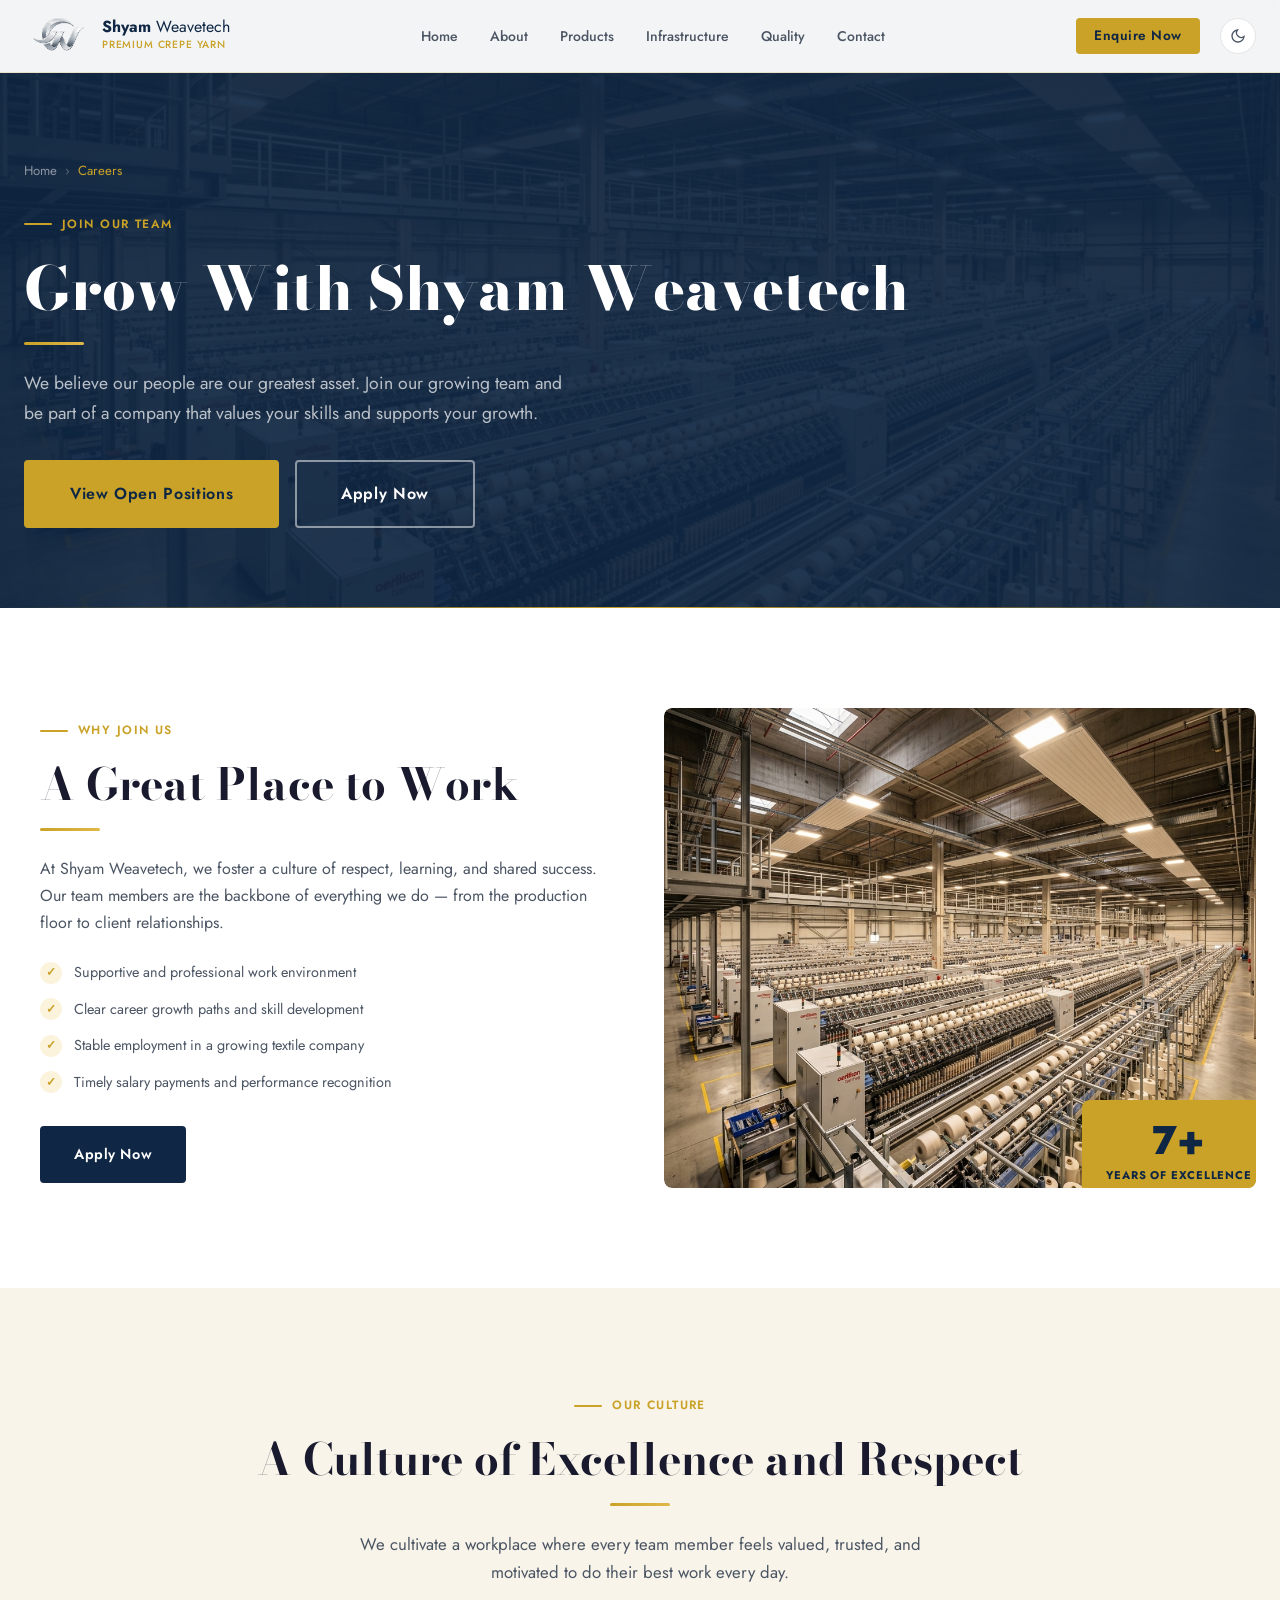
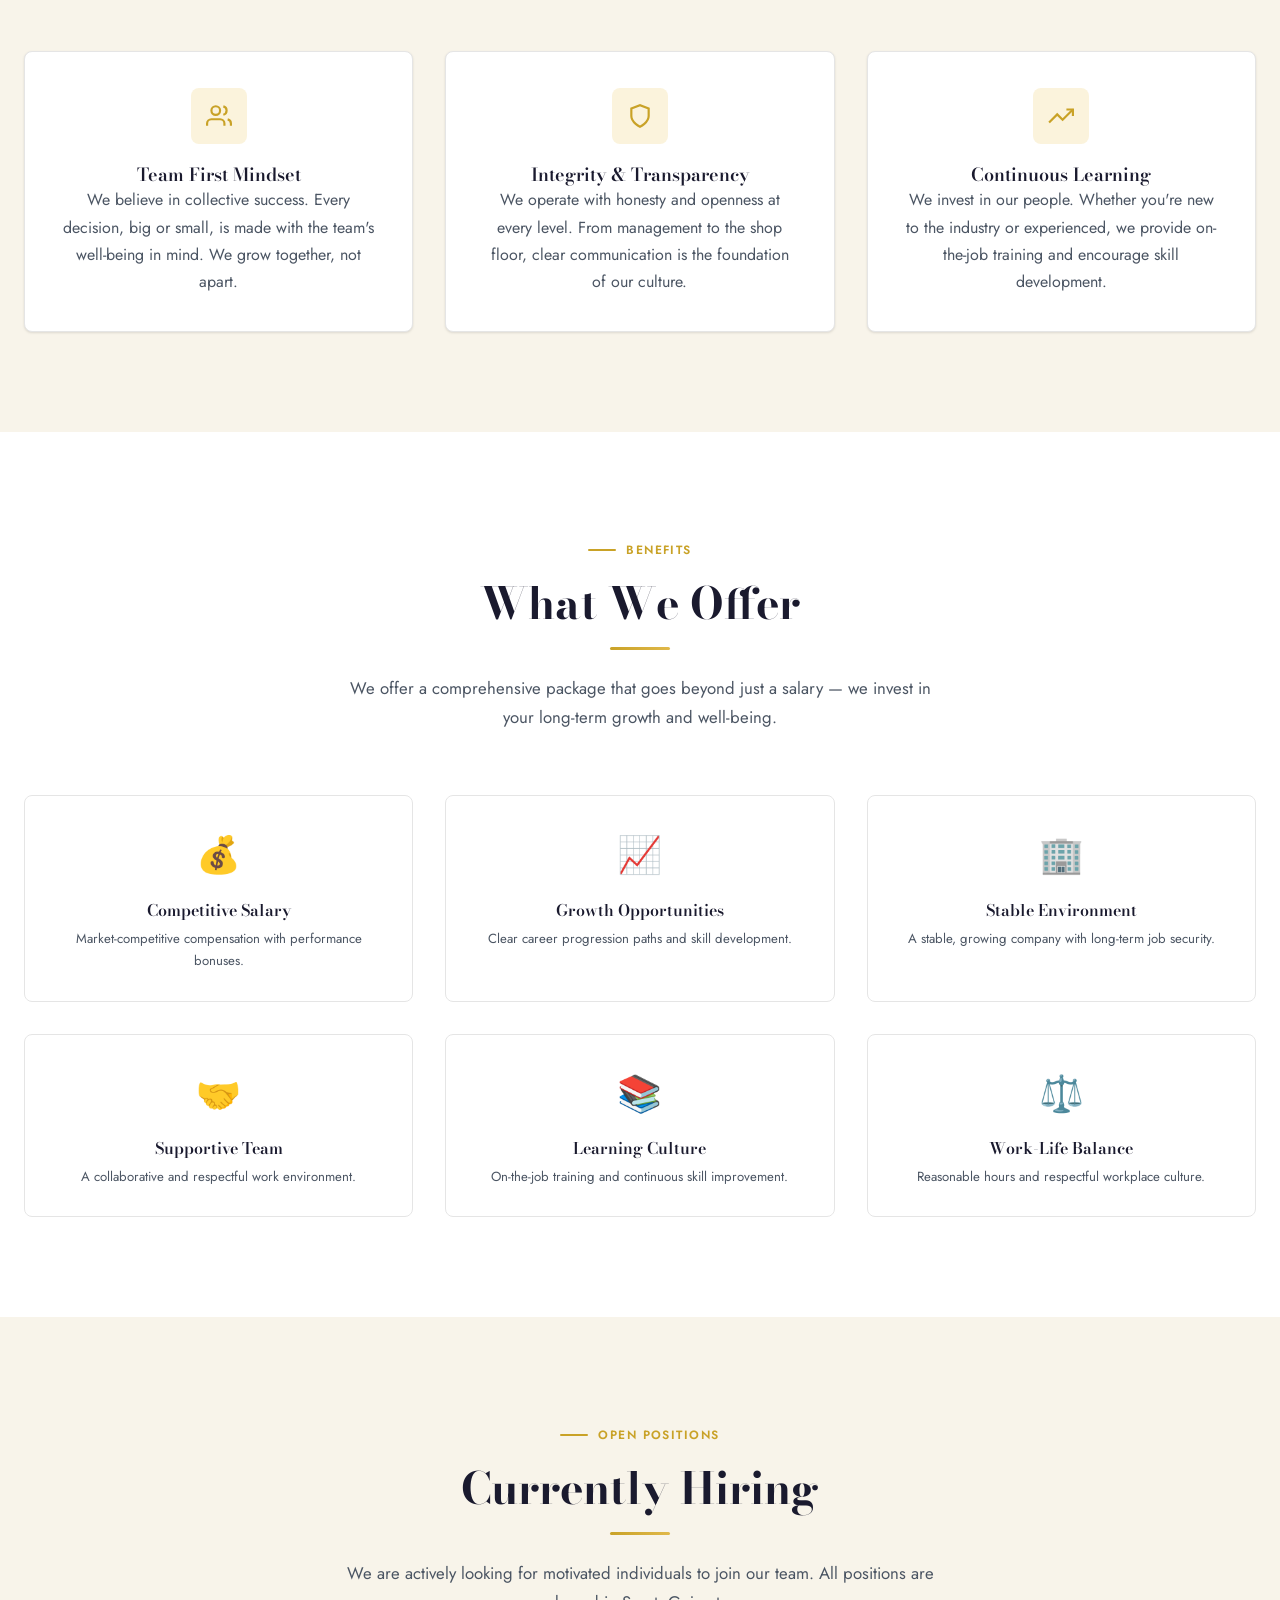
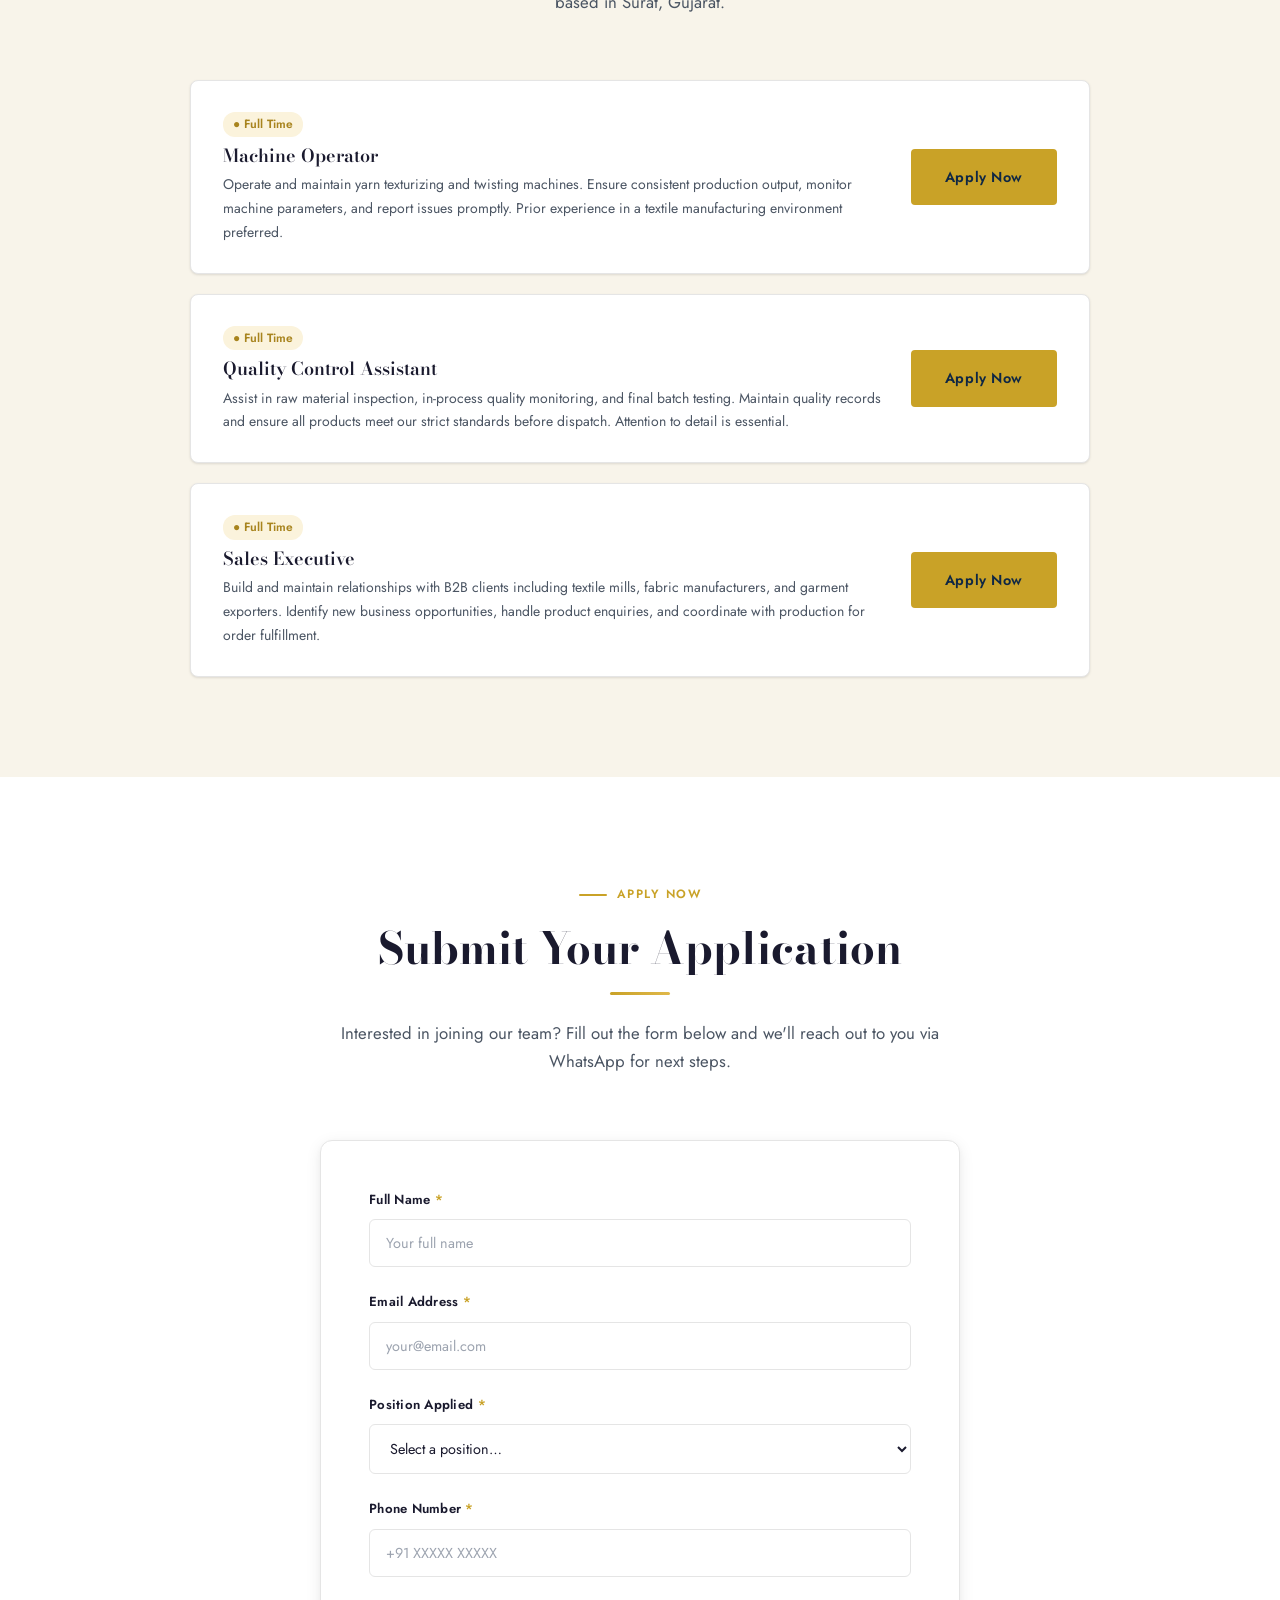
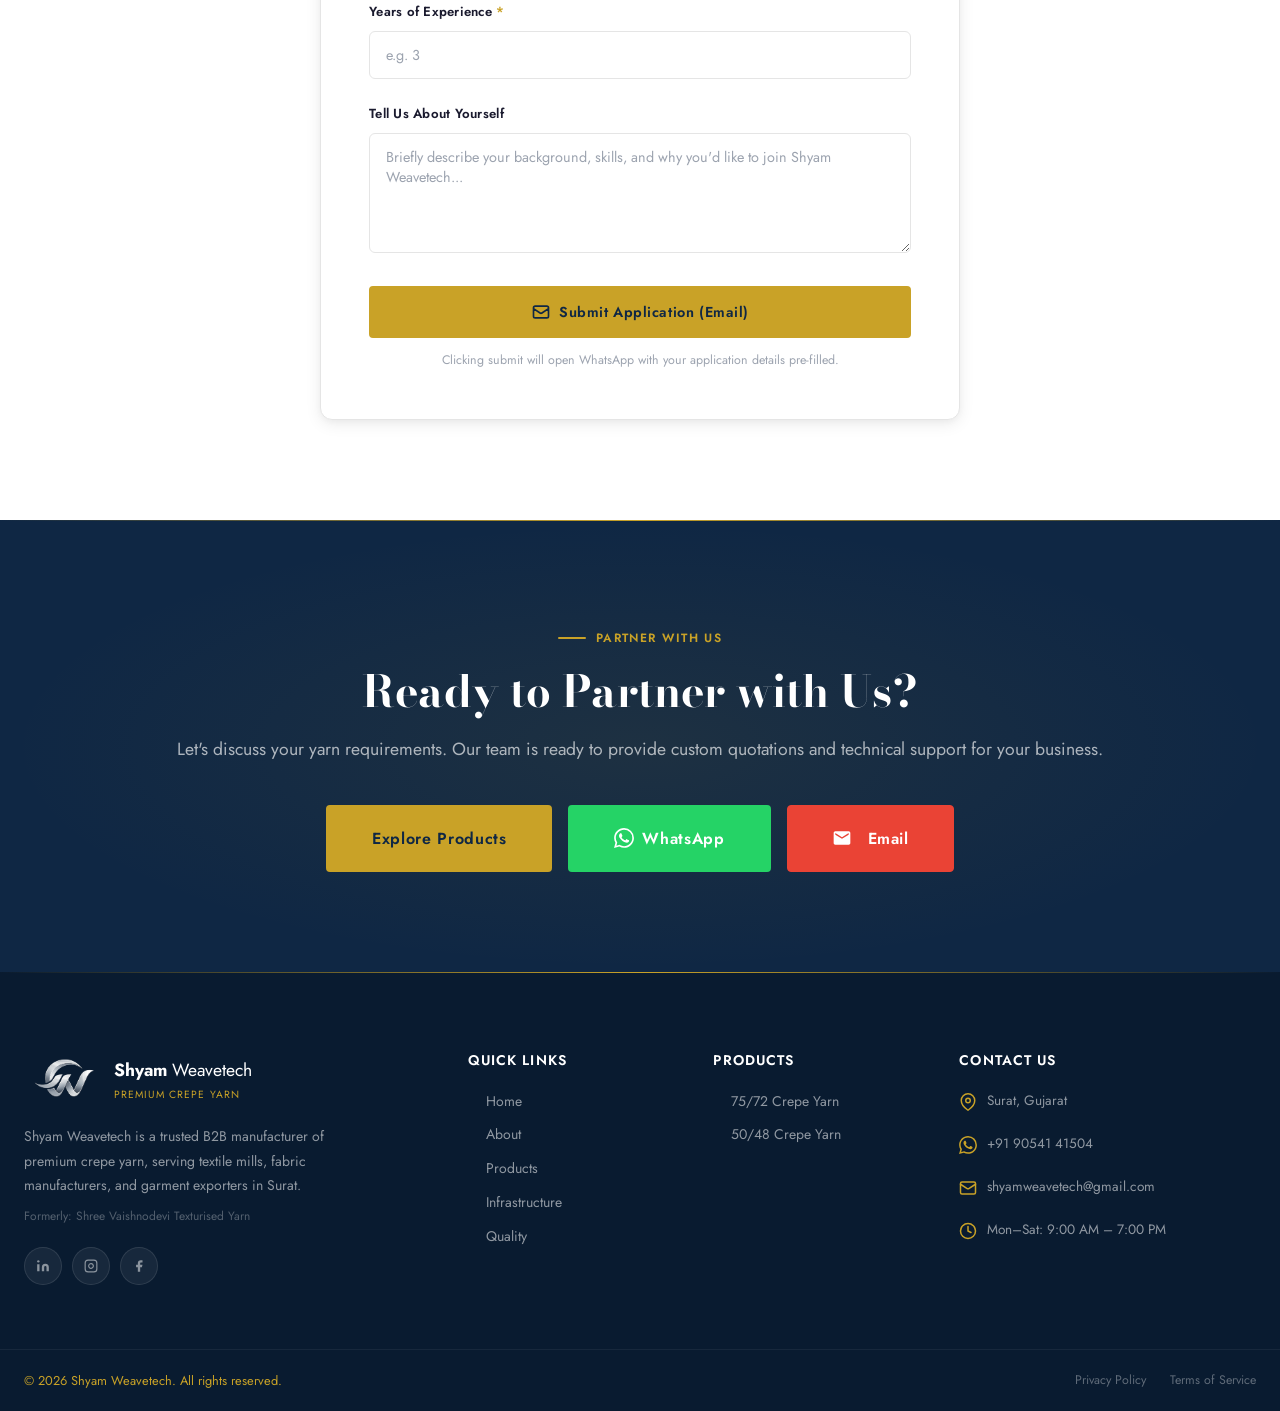
<file: careers.html>
<!DOCTYPE html>
<html lang="en" data-theme="light">

<head>
  <meta charset="UTF-8">
  <meta name="viewport" content="width=device-width, initial-scale=1.0">
  <title>Shyam Weavetech| Premium Crepe Yarn Manufacturer, Surat</title>
  <meta name="description"
    content="Join Shyam Weavetech's growing team in Surat, Gujarat. Explore open positions in manufacturing, quality control, and sales. Apply now and grow with us.">
  <meta name="keywords"
    content="careers Shyam Weavetech, jobs Surat textile, machine operator job Gujarat, quality control job, textile industry careers Surat">
  <meta property="og:title" content="Careers | Shyam Weavetech">
  <meta property="og:description"
    content="Join our growing team at Shyam Weavetech. We are hiring Machine Operators, Quality Control Assistants, and Sales Executives.">
  <meta property="og:type" content="website">
  <link rel="canonical" href="https://shyamweavetech.com/careers.html">
  <!-- Schema -->
  <script type="application/ld+json">
  {"@context":"https://schema.org","@type":"JobPosting","hiringOrganization":{"@type":"Organization","name":"Shyam Weavetech","url":"https://shyamweavetech.com"},"jobLocation":{"@type":"Place","address":{"@type":"PostalAddress","addressLocality":"Surat","addressRegion":"Gujarat","addressCountry":"IN"}},"employmentType":"FULL_TIME","datePosted":"2026-07-01"}
  </script>
  <link rel="stylesheet" href="css/style.css">
  <link rel="preconnect" href="https://fonts.googleapis.com">
  <link rel="preconnect" href="https://fonts.gstatic.com" crossorigin>
  <link rel="icon" href="images/logo2.png" type="image/png">
</head>

<body>



  <!-- Scroll Progress -->
  <div id="scroll-progress"></div>

  <!-- Navigation -->
  <nav id="navbar" role="navigation" aria-label="Main Navigation">
    <div class="nav-inner">
      <a href="index.html" class="nav-logo" aria-label="Shyam Weavetech Home">
        <img src="images/logo2.png" alt="Shyam Weavetech Logo" class="nav-logo-img">
        <div class="nav-logo-text">
          <span class="nav-logo-name"><b>Shyam</b> Weavetech</span>
          <span class="nav-logo-tagline">Premium Crepe Yarn</span>
        </div>
      </a>

      <ul class="nav-links" role="list">
        <li><a href="index.html" class="nav-link" data-i18n="nav_home">Home</a></li>
        <li><a href="about.html" class="nav-link" data-i18n="nav_about">About</a></li>
        <li><a href="products.html" class="nav-link" data-i18n="nav_products">Products</a></li>
        <li><a href="infrastructure.html" class="nav-link" data-i18n="nav_infrastructure">Infrastructure</a></li>
        <li><a href="quality.html" class="nav-link" data-i18n="nav_quality">Quality</a></li>

        <li><a href="contact.html" class="nav-link" data-i18n="nav_contact">Contact</a></li>
      </ul>

      <div class="nav-actions">

        <a href="contact.html" class="btn btn-gold nav-query-btn"
          style="padding: 8px 16px; font-size: 0.85rem; margin-right: 8px; font-weight: 600; display: inline-flex; align-items: center; justify-content: center; height: 36px;">Enquire
          Now</a>
        <button class="theme-toggle" id="theme-toggle" aria-label="Toggle Dark Mode">
          <svg class="icon-moon" width="16" height="16" fill="none" stroke="currentColor" stroke-width="2"
            viewBox="0 0 24 24">
            <path d="M21 12.79A9 9 0 1111.21 3a7 7 0 009.79 9.79z" />
          </svg>
          <svg class="icon-sun" width="16" height="16" fill="none" stroke="currentColor" stroke-width="2"
            viewBox="0 0 24 24">
            <circle cx="12" cy="12" r="5" />
            <line x1="12" y1="1" x2="12" y2="3" />
            <line x1="12" y1="21" x2="12" y2="23" />
            <line x1="4.22" y1="4.22" x2="5.64" y2="5.64" />
            <line x1="18.36" y1="18.36" x2="19.78" y2="19.78" />
            <line x1="1" y1="12" x2="3" y2="12" />
            <line x1="21" y1="12" x2="23" y2="12" />
            <line x1="4.22" y1="19.78" x2="5.64" y2="18.36" />
            <line x1="18.36" y1="5.64" x2="19.78" y2="4.22" />
          </svg>
        </button>

        <button class="hamburger" id="hamburger" aria-label="Open mobile menu" aria-expanded="false">
          <span></span><span></span><span></span>
        </button>
      </div>
    </div>
  </nav>

  <!-- Mobile Menu -->
  <div id="mobile-menu" class="mobile-menu" role="dialog" aria-label="Mobile Navigation">
    <ul class="mobile-nav-links" role="list">
      <li><a href="index.html" class="mobile-nav-link" data-i18n="nav_home">Home</a></li>
      <li><a href="about.html" class="mobile-nav-link" data-i18n="nav_about">About</a></li>
      <li><a href="products.html" class="mobile-nav-link" data-i18n="nav_products">Products</a></li>
      <li><a href="infrastructure.html" class="mobile-nav-link" data-i18n="nav_infrastructure">Infrastructure</a></li>
      <li><a href="quality.html" class="mobile-nav-link" data-i18n="nav_quality">Quality</a></li>

      <li><a href="contact.html" class="mobile-nav-link" data-i18n="nav_contact">Contact</a></li>
    </ul>
    <div style="display:flex;gap:8px;padding:0 16px;">

      <a href="contact.html" class="btn btn-gold nav-query-btn"
        style="padding: 8px 16px; font-size: 0.85rem; margin-right: 8px; font-weight: 600; display: inline-flex; align-items: center; justify-content: center; height: 36px;">Enquire
        Now</a>
      <button class="theme-toggle" id="theme-toggle-mobile" aria-label="Toggle Dark Mode" style="margin-left:auto;"
        onclick="document.getElementById('theme-toggle').click()">
        <svg class="icon-moon" width="16" height="16" fill="none" stroke="currentColor" stroke-width="2"
          viewBox="0 0 24 24">
          <path d="M21 12.79A9 9 0 1111.21 3a7 7 0 009.79 9.79z" />
        </svg>
        <svg class="icon-sun" width="16" height="16" fill="none" stroke="currentColor" stroke-width="2"
          viewBox="0 0 24 24">
          <circle cx="12" cy="12" r="5" />
          <line x1="12" y1="1" x2="12" y2="3" />
          <line x1="12" y1="21" x2="12" y2="23" />
          <line x1="4.22" y1="4.22" x2="5.64" y2="5.64" />
          <line x1="18.36" y1="18.36" x2="19.78" y2="19.78" />
          <line x1="1" y1="12" x2="3" y2="12" />
          <line x1="21" y1="12" x2="23" y2="12" />
          <line x1="4.22" y1="19.78" x2="5.64" y2="18.36" />
          <line x1="18.36" y1="5.64" x2="19.78" y2="4.22" />
        </svg>
      </button>
    </div>
  </div>

  <!-- ══════════════════ PAGE HERO ══════════════════ -->
  <section class="page-hero" aria-labelledby="careers-hero-heading">
    <div class="container">
      <nav class="breadcrumb" aria-label="Breadcrumb">
        <a href="index.html" data-i18n="nav_home">Home</a>
        <span class="sep" aria-hidden="true">›</span>
        <span class="current" data-i18n="nav_careers">Careers</span>
      </nav>
      <div class="section-label" data-i18n="careers_label">Join Our Team</div>
      <h1 id="careers-hero-heading" data-i18n="careers_heading">Grow With Shyam Weavetech</h1>
      <div class="gold-line"></div>
      <p data-i18n="careers_text">We believe our people are our greatest asset. Join our growing team and be part of a
        company that values your skills and supports your growth.</p>
      <div style="display:flex;gap:16px;flex-wrap:wrap;margin-top:32px;">
        <a href="#open-positions" class="btn btn-gold btn-lg" id="hero-view-positions-btn">View Open Positions</a>
        <a href="#apply-form" class="btn btn-outline btn-lg" id="hero-apply-btn">Apply Now</a>
      </div>
    </div>
  </section>

  <!-- ══════════════════ WHY JOIN US ══════════════════ -->
  <section class="section" aria-labelledby="why-join-heading">
    <div class="container">
      <div class="grid-2">
        <!-- Text Left -->
        <div class="about-preview-content slide-left">
          <div class="section-label" data-i18n="why_join_label">Why Join Us</div>
          <h2 id="why-join-heading" data-i18n="why_join_heading">A Great Place to Work</h2>
          <div class="gold-line"></div>
          <p>At Shyam Weavetech, we foster a culture of respect, learning, and shared success. Our team members are the
            backbone of everything we do — from the production floor to client relationships.</p>
          <ul class="check-list" role="list" style="margin-top:24px;margin-bottom:32px;">
            <li class="check-item">
              <span class="check-icon" aria-hidden="true">✓</span>
              <span>Supportive and professional work environment</span>
            </li>
            <li class="check-item">
              <span class="check-icon" aria-hidden="true">✓</span>
              <span>Clear career growth paths and skill development</span>
            </li>
            <li class="check-item">
              <span class="check-icon" aria-hidden="true">✓</span>
              <span>Stable employment in a growing textile company</span>
            </li>
            <li class="check-item">
              <span class="check-icon" aria-hidden="true">✓</span>
              <span>Timely salary payments and performance recognition</span>
            </li>
          </ul>
          <a href="#apply-form" class="btn btn-primary" id="why-join-apply-btn">Apply Now</a>
        </div>
        <!-- Factory Image Right -->
        <div class="about-preview-image slide-right">
          <img src="images/factory-floor.png" alt="Shyam Weavetech factory floor — a great place to work" width="600"
            height="480" loading="lazy">
          <div class="about-preview-badge">
            <span class="big-num">7+</span>
            <span class="label">Years of Excellence</span>
          </div>
        </div>
      </div>
    </div>
  </section>

  <!-- ══════════════════ OUR CULTURE ══════════════════ -->
  <section class="section-cream" aria-labelledby="culture-heading">
    <div class="container">
      <div class="section-header centered fade-up">
        <div class="section-label" data-i18n="culture_label">Our Culture</div>
        <h2 id="culture-heading" data-i18n="culture_heading">A Culture of Excellence and Respect</h2>
        <div class="gold-line centered"></div>
        <p>We cultivate a workplace where every team member feels valued, trusted, and motivated to do their best work
          every day.</p>
      </div>

      <div class="grid-3">
        <!-- Culture Card 1 -->
        <div class="card fade-up delay-1" style="text-align:center;">
          <div class="icon-box" style="margin:0 auto 20px;" aria-hidden="true">
            <svg viewBox="0 0 24 24" fill="none" stroke="currentColor" stroke-width="2">
              <path d="M17 21v-2a4 4 0 0 0-4-4H5a4 4 0 0 0-4 4v2" />
              <circle cx="9" cy="7" r="4" />
              <path d="M23 21v-2a4 4 0 0 0-3-3.87" />
              <path d="M16 3.13a4 4 0 0 1 0 7.75" />
            </svg>
          </div>
          <h4>Team First Mindset</h4>
          <p>We believe in collective success. Every decision, big or small, is made with the team's well-being in mind.
            We grow together, not apart.</p>
        </div>

        <!-- Culture Card 2 -->
        <div class="card fade-up delay-2" style="text-align:center;">
          <div class="icon-box" style="margin:0 auto 20px;" aria-hidden="true">
            <svg viewBox="0 0 24 24" fill="none" stroke="currentColor" stroke-width="2">
              <path d="M12 22s8-4 8-10V5l-8-3-8 3v7c0 6 8 10 8 10z" />
            </svg>
          </div>
          <h4>Integrity &amp; Transparency</h4>
          <p>We operate with honesty and openness at every level. From management to the shop floor, clear communication
            is the foundation of our culture.</p>
        </div>

        <!-- Culture Card 3 -->
        <div class="card fade-up delay-3" style="text-align:center;">
          <div class="icon-box" style="margin:0 auto 20px;" aria-hidden="true">
            <svg viewBox="0 0 24 24" fill="none" stroke="currentColor" stroke-width="2">
              <polyline points="23 6 13.5 15.5 8.5 10.5 1 18" />
              <polyline points="17 6 23 6 23 12" />
            </svg>
          </div>
          <h4>Continuous Learning</h4>
          <p>We invest in our people. Whether you're new to the industry or experienced, we provide on-the-job training
            and encourage skill development.</p>
        </div>
      </div>
    </div>
  </section>

  <!-- ══════════════════ BENEFITS ══════════════════ -->
  <section class="section" aria-labelledby="benefits-heading">
    <div class="container">
      <div class="section-header centered fade-up">
        <div class="section-label" data-i18n="benefits_label">Benefits</div>
        <h2 id="benefits-heading" data-i18n="benefits_heading">What We Offer</h2>
        <div class="gold-line centered"></div>
        <p>We offer a comprehensive package that goes beyond just a salary — we invest in your long-term growth and
          well-being.</p>
      </div>

      <div class="grid-3">
        <!-- Benefit 1 -->
        <div class="benefit-card fade-up delay-1">
          <span class="benefit-icon" aria-hidden="true">💰</span>
          <h4 data-i18n="b1_title">Competitive Salary</h4>
          <p data-i18n="b1_text">Market-competitive compensation with performance bonuses.</p>
        </div>

        <!-- Benefit 2 -->
        <div class="benefit-card fade-up delay-2">
          <span class="benefit-icon" aria-hidden="true">📈</span>
          <h4 data-i18n="b2_title">Growth Opportunities</h4>
          <p data-i18n="b2_text">Clear career progression paths and skill development.</p>
        </div>

        <!-- Benefit 3 -->
        <div class="benefit-card fade-up delay-3">
          <span class="benefit-icon" aria-hidden="true">🏢</span>
          <h4 data-i18n="b3_title">Stable Environment</h4>
          <p data-i18n="b3_text">A stable, growing company with long-term job security.</p>
        </div>

        <!-- Benefit 4 -->
        <div class="benefit-card fade-up delay-1">
          <span class="benefit-icon" aria-hidden="true">🤝</span>
          <h4 data-i18n="b4_title">Supportive Team</h4>
          <p data-i18n="b4_text">A collaborative and respectful work environment.</p>
        </div>

        <!-- Benefit 5 -->
        <div class="benefit-card fade-up delay-2">
          <span class="benefit-icon" aria-hidden="true">📚</span>
          <h4 data-i18n="b5_title">Learning Culture</h4>
          <p data-i18n="b5_text">On-the-job training and continuous skill improvement.</p>
        </div>

        <!-- Benefit 6 -->
        <div class="benefit-card fade-up delay-3">
          <span class="benefit-icon" aria-hidden="true">⚖️</span>
          <h4 data-i18n="b6_title">Work-Life Balance</h4>
          <p data-i18n="b6_text">Reasonable hours and respectful workplace culture.</p>
        </div>
      </div>
    </div>
  </section>

  <!-- ══════════════════ CURRENTLY HIRING ══════════════════ -->
  <section class="section-cream" id="open-positions" aria-labelledby="hiring-heading">
    <div class="container">
      <div class="section-header centered fade-up">
        <div class="section-label" data-i18n="hiring_label">Open Positions</div>
        <h2 id="hiring-heading" data-i18n="hiring_heading">Currently Hiring</h2>
        <div class="gold-line centered"></div>
        <p>We are actively looking for motivated individuals to join our team. All positions are based in Surat,
          Gujarat.</p>
      </div>

      <div style="display:flex;flex-direction:column;gap:20px;max-width:900px;margin:0 auto;">

        <!-- Job Card 1: Machine Operator -->
        <article class="job-card fade-up delay-1" id="job-machine-operator">
          <div style="flex:1;">
            <div class="job-type-badge">
              <span>●</span> Full Time
            </div>
            <h4>Machine Operator</h4>
            <p style="font-size:0.875rem;margin-top:6px;">Operate and maintain yarn texturizing and twisting machines.
              Ensure consistent production output, monitor machine parameters, and report issues promptly. Prior
              experience in a textile manufacturing environment preferred.</p>
          </div>
          <div style="flex-shrink:0;">
            <a href="#apply-form" class="btn btn-gold" id="apply-machine-operator-btn" data-i18n="btn_apply_now">Apply
              Now</a>
          </div>
        </article>

        <!-- Job Card 2: Quality Control Assistant -->
        <article class="job-card fade-up delay-2" id="job-quality-control">
          <div style="flex:1;">
            <div class="job-type-badge">
              <span>●</span> Full Time
            </div>
            <h4>Quality Control Assistant</h4>
            <p style="font-size:0.875rem;margin-top:6px;">Assist in raw material inspection, in-process quality
              monitoring, and final batch testing. Maintain quality records and ensure all products meet our strict
              standards before dispatch. Attention to detail is essential.</p>
          </div>
          <div style="flex-shrink:0;">
            <a href="#apply-form" class="btn btn-gold" id="apply-quality-control-btn" data-i18n="btn_apply_now">Apply
              Now</a>
          </div>
        </article>

        <!-- Job Card 3: Sales Executive -->
        <article class="job-card fade-up delay-3" id="job-sales-executive">
          <div style="flex:1;">
            <div class="job-type-badge">
              <span>●</span> Full Time
            </div>
            <h4>Sales Executive</h4>
            <p style="font-size:0.875rem;margin-top:6px;">Build and maintain relationships with B2B clients including
              textile mills, fabric manufacturers, and garment exporters. Identify new business opportunities, handle
              product enquiries, and coordinate with production for order fulfillment.</p>
          </div>
          <div style="flex-shrink:0;">
            <a href="#apply-form" class="btn btn-gold" id="apply-sales-executive-btn" data-i18n="btn_apply_now">Apply
              Now</a>
          </div>
        </article>

      </div>
    </div>
  </section>

  <!-- ══════════════════ APPLICATION FORM ══════════════════ -->
  <section class="section" id="apply-form-section" aria-labelledby="apply-heading">
    <div class="container">
      <div class="section-header centered fade-up">
        <div class="section-label" data-i18n="apply_form_label">Apply Now</div>
        <h2 id="apply-heading" data-i18n="apply_form_heading">Submit Your Application</h2>
        <div class="gold-line centered"></div>
        <p>Interested in joining our team? Fill out the form below and we'll reach out to you via WhatsApp for next
          steps.</p>
      </div>

      <div style="max-width:640px;margin:0 auto;">
        <div class="contact-form-wrap fade-up">
          <form id="apply-form" novalidate>

            <!-- Full Name -->
            <div class="form-group">
              <label class="form-label" for="apply-name">Full Name <span style="color:var(--gold);">*</span></label>
              <input class="form-control" type="text" id="apply-name" name="name" placeholder="Your full name" required
                autocomplete="name">
            </div>

            <!-- Email Address -->
            <div class="form-group">
              <label class="form-label" for="apply-email">Email Address <span
                  style="color:var(--gold);">*</span></label>
              <input class="form-control" type="email" id="apply-email" name="email" placeholder="your@email.com"
                required autocomplete="email">
            </div>

            <!-- Position Applied -->
            <div class="form-group">
              <label class="form-label" for="apply-position">Position Applied <span
                  style="color:var(--gold);">*</span></label>
              <select class="form-control" id="apply-position" name="position" required>
                <option value="" disabled selected>Select a position…</option>
                <option value="Machine Operator">Machine Operator</option>
                <option value="Quality Control Assistant">Quality Control Assistant</option>
                <option value="Sales Executive">Sales Executive</option>
              </select>
            </div>

            <!-- Phone -->
            <div class="form-group">
              <label class="form-label" for="apply-phone">Phone Number <span style="color:var(--gold);">*</span></label>
              <input class="form-control" type="tel" id="apply-phone" name="phone" placeholder="+91 XXXXX XXXXX"
                required autocomplete="tel">
            </div>

            <!-- Experience -->
            <div class="form-group">
              <label class="form-label" for="apply-experience">Years of Experience <span
                  style="color:var(--gold);">*</span></label>
              <input class="form-control" type="number" id="apply-experience" name="experience" min="0" max="50"
                placeholder="e.g. 3" required>
            </div>

            <!-- Message -->
            <div class="form-group">
              <label class="form-label" for="apply-message">Tell Us About Yourself</label>
              <textarea class="form-control" id="apply-message" name="message" rows="4"
                placeholder="Briefly describe your background, skills, and why you'd like to join Shyam Weavetech..."></textarea>
            </div>

            <!-- Submit -->
            <button type="submit" id="apply-submit-btn" class="btn btn-gold w-full"
              style="justify-content:center;display:flex;align-items:center;gap:8px;">
              <svg width="20" height="20" fill="none" stroke="currentColor" viewBox="0 0 24 24" style="flex-shrink:0;"
                aria-hidden="true">
                <path stroke-linecap="round" stroke-linejoin="round" stroke-width="2"
                  d="M3 8l7.89 5.26a2 2 0 002.22 0L21 8M5 19h14a2 2 0 002-2V7a2 2 0 00-2-2H5a2 2 0 00-2 2v10a2 2 0 002 2z">
                </path>
              </svg>
              <span>Submit Application (Email)</span>
            </button>

            <p style="font-size:0.775rem;color:var(--text-light);text-align:center;margin-top:12px;">
              Clicking submit will open WhatsApp with your application details pre-filled.
            </p>
          </form>
        </div>
      </div>
    </div>
  </section>

  <!-- ══════════════════ CTA ══════════════════ -->
  <section class="cta-section" aria-labelledby="careers-cta-heading">
    <div class="container">
      <div class="section-label text-gold centered fade-up" style="justify-content:center;">Partner With Us</div>
      <h2 id="careers-cta-heading" class="fade-up" data-i18n="cta_heading">Ready to Partner with Us?</h2>
      <p class="fade-up" data-i18n="cta_text">Let's discuss your yarn requirements. Our team is ready to provide custom
        quotations and technical support for your business.</p>
      <div class="cta-buttons fade-up">
        <a href="products.html" class="btn btn-gold btn-lg" id="cta-careers-products-btn"
          data-i18n="btn_explore_products">Explore Products</a>
        <div class="cta-actions" style="display: flex; gap: 16px; justify-content: center; flex-wrap: wrap;">
          <a href="#" class="btn btn-whatsapp btn-lg" data-wa="general">
            <svg width="20" height="20" viewBox="0 0 24 24" fill="currentColor">
              <path
                d="M17.472 14.382c-.297-.149-1.758-.867-2.03-.967-.273-.099-.471-.148-.67.15-.197.297-.767.966-.94 1.164-.173.199-.347.223-.644.075-.297-.15-1.255-.463-2.39-1.475-.883-.788-1.48-1.761-1.653-2.059-.173-.297-.018-.458.13-.606.134-.133.298-.347.446-.52.149-.174.198-.298.298-.497.099-.198.05-.371-.025-.52-.075-.149-.669-1.612-.916-2.207-.242-.579-.487-.5-.669-.51-.173-.008-.371-.01-.57-.01-.198 0-.52.074-.792.372-.272.297-1.04 1.016-1.04 2.479 0 1.462 1.065 2.875 1.213 3.074.149.198 2.096 3.2 5.077 4.487.709.306 1.262.489 1.694.625.712.227 1.36.195 1.871.118.571-.085 1.758-.719 2.006-1.413.248-.694.248-1.289.173-1.413-.074-.124-.272-.198-.57-.347m-5.421 7.403h-.004a9.87 9.87 0 01-5.031-1.378l-.361-.214-3.741.982.998-3.648-.235-.374a9.86 9.86 0 01-1.51-5.26c.001-5.45 4.436-9.884 9.888-9.884 2.64 0 5.122 1.03 6.988 2.898a9.825 9.825 0 012.893 6.994c-.003 5.45-4.437 9.884-9.885 9.884m8.413-18.297A11.815 11.815 0 0012.05 0C5.495 0 .16 5.335.157 11.892c0 2.096.547 4.142 1.588 5.945L.057 24l6.305-1.654a11.882 11.882 0 005.683 1.448h.005c6.554 0 11.89-5.335 11.893-11.893a11.821 11.821 0 00-3.48-8.413z" />
            </svg>
            WhatsApp
          </a>

          <a href="#" class="btn btn-gmail btn-lg email-modal-trigger">
            <svg width="20" height="20" viewBox="0 0 24 24" fill="currentColor">
              <path
                d="M20 4H4C2.9 4 2.01 4.9 2.01 6L2 18C2 19.1 2.9 20 4 20H20C21.1 20 22 19.1 22 18V6C22 4.9 21.1 4 20 4ZM20 8L12 13L4 8V6L12 11L20 6V8Z" />
            </svg>
            Email
          </a>
        </div>
      </div>
    </div>
  </section>

  <!-- ══════════════════ FOOTER ══════════════════ -->
  <footer id="footer" role="contentinfo">
    <div class="container">
      <div class="footer-grid">
        <!-- Brand -->
        <div class="footer-brand">
          <div class="footer-logo-wrap">
            <img src="images/logo2.png" alt="Shyam Weavetech Logo" class="footer-logo-img">
            <div>
              <div class="footer-logo-name"><b>Shyam</b> Weavetech</div>
              <div class="footer-logo-tagline" data-i18n="footer_tagline">Premium Crepe Yarn</div>
            </div>
          </div>
          <p data-i18n="footer_about">Shyam Weavetech is a trusted B2B manufacturer of premium crepe yarn, serving
            textile mills, fabric manufacturers, and garment exporters in Surat.</p>
          <p style="font-size:0.75rem;color:rgba(255,255,255,0.3);margin-top:8px;" data-i18n="footer_prev_name">
            Formerly: Shree Vaishnodevi Texturised Yarn</p>
          <div class="social-links" role="list" aria-label="Social Media Links">
            <div class="social-link" role="listitem" aria-label="LinkedIn - Coming Soon" tabindex="0">
              <svg width="14" height="14" viewBox="0 0 24 24" fill="currentColor">
                <path d="M16 8a6 6 0 0 1 6 6v7h-4v-7a2 2 0 0 0-2-2 2 2 0 0 0-2 2v7h-4v-7a6 6 0 0 1 6-6z" />
                <rect x="2" y="9" width="4" height="12" />
                <circle cx="4" cy="4" r="2" />
              </svg>
              <span class="social-tooltip" data-i18n="coming_soon">Coming Soon</span>
            </div>
            <div class="social-link" role="listitem" aria-label="Instagram - Coming Soon" tabindex="0">
              <svg width="14" height="14" viewBox="0 0 24 24" fill="none" stroke="currentColor" stroke-width="2">
                <rect x="2" y="2" width="20" height="20" rx="5" ry="5" />
                <path d="M16 11.37A4 4 0 1 1 12.63 8 4 4 0 0 1 16 11.37z" />
                <line x1="17.5" y1="6.5" x2="17.51" y2="6.5" />
              </svg>
              <span class="social-tooltip" data-i18n="coming_soon">Coming Soon</span>
            </div>
            <div class="social-link" role="listitem" aria-label="Facebook - Coming Soon" tabindex="0">
              <svg width="14" height="14" viewBox="0 0 24 24" fill="currentColor">
                <path d="M18 2h-3a5 5 0 0 0-5 5v3H7v4h3v8h4v-8h3l1-4h-4V7a1 1 0 0 1 1-1h3z" />
              </svg>
              <span class="social-tooltip" data-i18n="coming_soon">Coming Soon</span>
            </div>
          </div>
        </div>
        <!-- Quick Links -->
        <div>
          <h3 class="footer-heading" data-i18n="footer_quick_links">Quick Links</h3>
          <nav class="footer-links" aria-label="Footer navigation">
            <a href="index.html" class="footer-link" data-i18n="nav_home">Home</a>
            <a href="about.html" class="footer-link" data-i18n="nav_about">About</a>
            <a href="products.html" class="footer-link" data-i18n="nav_products">Products</a>
            <a href="infrastructure.html" class="footer-link" data-i18n="nav_infrastructure">Infrastructure</a>
            <a href="quality.html" class="footer-link" data-i18n="nav_quality">Quality</a>

          </nav>
        </div>
        <!-- Products -->
        <div>
          <h3 class="footer-heading" data-i18n="footer_products_col">Products</h3>
          <nav class="footer-links" aria-label="Product links">
            <a href="products.html" class="footer-link">75/72 Crepe Yarn</a>
            <a href="products.html" class="footer-link">50/48 Crepe Yarn</a>
          </nav>
        </div>
        <!-- Contact -->
        <div>
          <h3 class="footer-heading" data-i18n="footer_contact_col">Contact Us</h3>
          <div class="footer-contact-item">
            <span class="footer-contact-icon" aria-hidden="true"><svg width="18" height="18" viewBox="0 0 24 24"
                fill="none" stroke="currentColor" stroke-width="2" stroke-linecap="round" stroke-linejoin="round">
                <path d="M21 10c0 7-9 13-9 13s-9-6-9-13a9 9 0 0 1 18 0z"></path>
                <circle cx="12" cy="10" r="3"></circle>
              </svg></span>
            <span class="footer-contact-text" data-i18n="address_val">Surat, Gujarat</span>
          </div>
          <div class="footer-contact-item">
            <span class="footer-contact-icon" aria-hidden="true"><svg width="18" height="18" viewBox="0 0 24 24"
                fill="currentColor">
                <path
                  d="M17.472 14.382c-.297-.149-1.758-.867-2.03-.967-.273-.099-.471-.148-.67.15-.197.297-.767.966-.94 1.164-.173.199-.347.223-.644.075-.297-.15-1.255-.463-2.39-1.475-.888-.788-1.489-1.761-1.663-2.06-.173-.297-.018-.458.13-.606.134-.133.298-.347.446-.52.149-.174.198-.298.298-.497.099-.198.05-.371-.025-.52-.075-.149-.669-1.612-.916-2.207-.242-.579-.487-.5-.669-.51a5.8 5.8 0 0 0-.57-.01c-.198 0-.52.074-.792.372-.272.297-1.04 1.016-1.04 2.479 0 1.462 1.065 2.875 1.213 3.074.149.198 2.096 3.2 5.077 4.487.709.306 1.262.489 1.694.625.712.227 1.36.195 1.871.118.571-.085 1.758-.719 2.006-1.413.248-.694.248-1.289.173-1.413-.074-.124-.272-.198-.57-.347m-5.421 7.403h-.004a9.87 9.87 0 0 1-5.031-1.378l-.361-.214-3.741.982.998-3.648-.235-.374a9.86 9.86 0 0 1-1.51-5.26c.001-5.45 4.436-9.884 9.888-9.884 2.64 0 5.122 1.03 6.988 2.898a9.82 9.82 0 0 1 2.893 6.994c-.003 5.45-4.437 9.884-9.885 9.884m8.413-18.297A11.815 11.815 0 0 0 12.05 0C5.495 0 .16 5.335.157 11.892c0 2.096.547 4.142 1.588 5.945L.057 24l6.305-1.654a11.882 11.882 0 0 0 5.683 1.448h.005c6.554 0 11.89-5.335 11.893-11.893a11.821 11.821 0 0 0-3.48-8.413Z" />
              </svg></span>
            <span class="footer-contact-text"><a href="tel:+919054141504">+91 90541 41504</a></span>
          </div>
          <div class="footer-contact-item">
            <span class="footer-contact-icon" aria-hidden="true"><svg width="18" height="18" viewBox="0 0 24 24"
                fill="none" stroke="currentColor" stroke-width="2" stroke-linecap="round" stroke-linejoin="round">
                <rect x="2" y="4" width="20" height="16" rx="2"></rect>
                <path d="m22 7-8.97 5.7a1.94 1.94 0 0 1-2.06 0L2 7"></path>
              </svg></span>
            <span class="footer-contact-text"><a
                href="mailto:shyamweavetech@gmail.com">shyamweavetech@gmail.com</a></span>
          </div>
          <div class="footer-contact-item">
            <span class="footer-contact-icon" aria-hidden="true"><svg width="18" height="18" viewBox="0 0 24 24"
                fill="none" stroke="currentColor" stroke-width="2" stroke-linecap="round" stroke-linejoin="round">
                <circle cx="12" cy="12" r="10"></circle>
                <polyline points="12 6 12 12 16 14"></polyline>
              </svg></span>
            <span class="footer-contact-text" data-i18n="hours_val">Mon–Sat: 9:00 AM – 7:00 PM</span>
          </div>

        </div>
      </div>
    </div>

    <hr class="footer-divider">

    <div class="container">
      <div class="footer-bottom">
        <p class="footer-copyright">
          <span data-i18n="footer_copyright">© 2026 <span>Shyam Weavetech</span>. All rights reserved.</span>
        </p>
        <div class="footer-bottom-links">
          <a href="contact.html" class="footer-bottom-link">Privacy Policy</a>
          <a href="contact.html" class="footer-bottom-link">Terms of Service</a>
        </div>
      </div>
    </div>
  </footer>

  <!-- WhatsApp Float -->



  <!-- Scroll To Top -->
  <button id="scroll-top" aria-label="Scroll to top" title="Back to top">
    <svg width="18" height="18" fill="none" stroke="currentColor" stroke-width="2.5" viewBox="0 0 24 24"
      aria-hidden="true">
      <polyline points="18 15 12 9 6 15" />
    </svg>
  </button>


  <script src="js/main.js"></script>

  <!-- ══════════════════ GENERAL WHATSAPP MODAL ══════════════════ -->
  <div id="wa-general-modal-overlay" class="wa-modal-overlay" aria-hidden="true">
    <div class="wa-modal-box" role="dialog" aria-modal="true" aria-labelledby="wa-general-modal-title">
      <button id="wa-general-modal-close" class="wa-modal-close" aria-label="Close modal">
        <svg width="24" height="24" viewBox="0 0 24 24" fill="none" stroke="currentColor" stroke-width="2">
          <line x1="18" y1="6" x2="6" y2="18"></line>
          <line x1="6" y1="6" x2="18" y2="18"></line>
        </svg>
      </button>
      <h2 id="wa-general-modal-title" style="color:var(--text-primary);">WhatsApp Us</h2>
      <p class="wa-modal-subtitle">Please provide a few details so we can assist you better.</p>

      <form id="wa-general-modal-form">
        <div class="form-group">
          <label class="form-label" for="wa-general-modal-purpose">Purpose of Contact</label>
          <div class="select-wrapper">
            <select class="form-control" id="wa-general-modal-purpose" required>
              <option value="" disabled selected>Select a purpose...</option>
              <option value="Casual Inquiry">Casual Inquiry</option>
              <option value="Business Related">Business Related</option>
              <option value="Order Related">Order Related</option>
              <option value="Issue Related">Issue Related</option>
              <option value="Bill Related">Bill Related</option>
              <option value="Payment Related">Payment Related</option>
            </select>
            <div class="select-arrow"
              style="pointer-events:none; position:absolute; right:12px; top:50%; transform:translateY(-50%); font-size:12px; color:var(--text-secondary);">
              ▼</div>
          </div>
        </div>

        <div class="form-group">
          <label class="form-label" for="wa-general-modal-name">Your Name</label>
          <input type="text" class="form-control" id="wa-general-modal-name" placeholder="John Doe" required>
        </div>

        <div class="form-group">
          <label class="form-label" for="wa-general-modal-message">Message Details</label>
          <textarea class="form-control" id="wa-general-modal-message" rows="4"
            placeholder="Tell us how we can help you..." required></textarea>
        </div>

        <button type="submit" id="wa-general-modal-submit" class="btn btn-whatsapp w-full"
          style="justify-content:center;">
          <svg width="18" height="18" viewBox="0 0 24 24" fill="currentColor" style="margin-right:8px;">
            <path
              d="M17.472 14.382c-.297-.149-1.758-.867-2.03-.967-.273-.099-.471-.148-.67.15-.197.297-.767.966-.94 1.164-.173.199-.347.223-.644.075-.297-.15-1.255-.463-2.39-1.475-.883-.788-1.48-1.761-1.653-2.059-.173-.297-.018-.458.13-.606.134-.133.298-.347.446-.52.149-.174.198-.298.298-.497.099-.198.05-.371-.025-.52-.075-.149-.669-1.612-.916-2.207-.242-.579-.487-.5-.669-.51-.173-.008-.371-.01-.57-.01-.198 0-.52.074-.792.372-.272.297-1.04 1.016-1.04 2.479 0 1.462 1.065 2.875 1.213 3.074.149.198 2.096 3.2 5.077 4.487.709.306 1.262.489 1.694.625.712.227 1.36.195 1.871.118.571-.085 1.758-.719 2.006-1.413.248-.694.248-1.289.173-1.413-.074-.124-.272-.198-.57-.347m-5.421 7.403h-.004a9.87 9.87 0 01-5.031-1.378l-.361-.214-3.741.982.998-3.648-.235-.374a9.86 9.86 0 01-1.51-5.26c.001-5.45 4.436-9.884 9.888-9.884 2.64 0 5.122 1.03 6.988 2.898a9.825 9.825 0 012.893 6.994c-.003 5.45-4.437 9.884-9.885 9.884m8.413-18.297A11.815 11.815 0 0012.05 0C5.495 0 .16 5.335.157 11.892c0 2.096.547 4.142 1.588 5.945L.057 24l6.305-1.654a11.882 11.882 0 005.683 1.448h.005c6.554 0 11.89-5.335 11.893-11.893a11.821 11.821 0 00-3.48-8.413z" />
          </svg>
          <span id="wa-general-modal-btn-text">Start WhatsApp Chat</span>
        </button>
      </form>
    </div>
  </div>

  <!-- ══════════════════ EMAIL MODAL ══════════════════ -->
  <div id="email-modal-overlay" class="email-modal-overlay" aria-hidden="true">
    <div class="email-modal-box" role="dialog" aria-modal="true" aria-labelledby="email-modal-title">
      <button id="email-modal-close" class="email-modal-close" aria-label="Close modal">
        <svg width="24" height="24" viewBox="0 0 24 24" fill="none" stroke="currentColor" stroke-width="2">
          <line x1="18" y1="6" x2="6" y2="18"></line>
          <line x1="6" y1="6" x2="18" y2="18"></line>
        </svg>
      </button>
      <h2 id="email-modal-title">Send us an Email</h2>
      <p class="email-modal-subtitle">Please provide a few details so we can assist you better.</p>

      <form id="email-modal-form">
        <div class="form-group">
          <label class="form-label" for="email-modal-purpose">Purpose of Email</label>
          <div class="select-wrapper">
            <select class="form-control" id="email-modal-purpose" required>
              <option value="" disabled selected>Select a purpose...</option>
              <option value="Casual Inquiry">Casual Inquiry</option>
              <option value="Business Related">Business Related</option>
              <option value="Order Related">Order Related</option>
              <option value="Issue Related">Issue Related</option>
              <option value="Bill Related">Bill Related</option>
              <option value="Payment Related">Payment Related</option>
            </select>
            <div class="select-arrow"
              style="pointer-events:none; position:absolute; right:12px; top:50%; transform:translateY(-50%); font-size:12px; color:var(--text-secondary);">
              ▼</div>
          </div>
        </div>

        <div class="form-group">
          <label class="form-label" for="email-modal-name">Your Name</label>
          <input type="text" class="form-control" id="email-modal-name" placeholder="John Doe" required>
        </div>

        <div class="form-group">
          <label class="form-label" for="email-modal-email">Your Email</label>
          <input type="email" class="form-control" name="email" id="email-modal-email" placeholder="john@example.com"
            required>
        </div>
        <div class="form-group">
          <label class="form-label" for="email-modal-phone">Contact Number</label>
          <input type="tel" class="form-control" id="email-modal-phone" placeholder="+91 XXXXX XXXXX" required>
        </div>

        <div class="form-group">
          <label class="form-label" for="email-modal-message">Message Details</label>
          <textarea class="form-control" id="email-modal-message" rows="4"
            placeholder="Tell us more about your inquiry..." required></textarea>
        </div>

        <button type="submit" id="email-modal-submit" class="btn btn-gold w-full" style="justify-content:center;">
          <span id="email-modal-btn-text">Send Message</span>
        </button>
      </form>
    </div>
  </div>


  <!-- ══════════════════ PRODUCT EMAIL MODAL ══════════════════ -->
  <div id="email-product-modal-overlay" class="wa-modal-overlay" aria-hidden="true">
    <div class="wa-modal-box" role="dialog" aria-modal="true" aria-labelledby="email-product-modal-title">
      <button id="email-product-modal-close" class="wa-modal-close" aria-label="Close modal">
        <svg width="24" height="24" viewBox="0 0 24 24" fill="none" stroke="currentColor" stroke-width="2">
          <line x1="18" y1="6" x2="6" y2="18"></line>
          <line x1="6" y1="6" x2="18" y2="18"></line>
        </svg>
      </button>
      <h2 id="email-product-modal-title" style="color:var(--text-primary);">Enquire via Email</h2>
      <p class="wa-modal-subtitle">Please provide your details below to request a quote.</p>

      <form id="email-product-modal-form">
        <div class="form-group">
          <label class="form-label" for="email-product-modal-product">Product</label>
          <input type="text" class="form-control" id="email-product-modal-product" readonly
            style="opacity: 0.8; cursor: not-allowed;">
        </div>

        <div class="form-group">
          <label class="form-label" for="email-product-modal-name">Name</label>
          <input type="text" class="form-control" id="email-product-modal-name" placeholder="John Doe" required>
        </div>

        <div class="form-group">
          <label class="form-label" for="email-product-modal-email">Email</label>
          <input type="email" class="form-control" id="email-product-modal-email" placeholder="john@example.com"
            required>
        </div>

        <div class="form-group">
          <label class="form-label" for="email-product-modal-phone">Phone Number</label>
          <input type="tel" class="form-control" id="email-product-modal-phone" placeholder="+91 XXXXX XXXXX" required>
        </div>

        <div class="form-group">
          <label class="form-label" for="email-product-modal-quantity">Quantity (in Kgs)</label>
          <input type="number" class="form-control" id="email-product-modal-quantity" placeholder="100" min="1"
            required>
        </div>

        <div class="form-group">
          <label class="form-label" for="email-product-modal-location">Locations (Area in and nearby Surat)</label>
          <input type="text" class="form-control" id="email-product-modal-location"
            placeholder="e.g. Ring Road, Sachin GIDC" required>
        </div>

        <div class="form-group">
          <label class="form-label" for="email-product-modal-requirements">Additional Details (if any)</label>
          <textarea class="form-control" id="email-product-modal-requirements" rows="2"
            placeholder="Tell us about specific needs or questions..."></textarea>
        </div>

        <button type="submit" id="email-product-modal-submit" class="btn btn-gold w-full"
          style="justify-content:center;">
          <span id="email-product-modal-btn-text">Send Message</span>
        </button>
      </form>
    </div>
  </div>

  <!-- ══════════════════ PRODUCT WHATSAPP MODAL ══════════════════ -->
  <div id="wa-modal-overlay" class="wa-modal-overlay" aria-hidden="true">
    <div class="wa-modal-box" role="dialog" aria-modal="true" aria-labelledby="wa-modal-title">
      <button id="wa-modal-close" class="wa-modal-close" aria-label="Close modal">
        <svg width="24" height="24" viewBox="0 0 24 24" fill="none" stroke="currentColor" stroke-width="2">
          <line x1="18" y1="6" x2="6" y2="18"></line>
          <line x1="6" y1="6" x2="18" y2="18"></line>
        </svg>
      </button>
      <h2 id="wa-modal-title">Enquire via WhatsApp</h2>
      <p class="wa-modal-subtitle">Please provide your details below and they will be auto-filled into your WhatsApp
        message.</p>

      <form id="wa-modal-form">
        <div class="form-group">
          <label class="form-label" for="wa-modal-product">I am interested in</label>
          <input type="text" class="form-control" id="wa-modal-product" readonly
            style="background-color: var(--border-color); cursor: not-allowed; opacity: 0.8;">
        </div>

        <div class="form-group">
          <label class="form-label" for="wa-modal-quantity">Quantity (in Kgs)</label>
          <input type="text" class="form-control" id="wa-modal-quantity" placeholder="e.g. 500 kg" required>
        </div>



        <div class="form-group">
          <label class="form-label" for="wa-modal-location">Locations (Area in and nearby Surat)</label>
          <input type="text" class="form-control" id="wa-modal-location" placeholder="e.g. Pandesara, Surat" required>
        </div>

        <div class="form-group">
          <label class="form-label" for="wa-modal-requirements">Additional Details (if any)</label>
          <textarea class="form-control" id="wa-modal-requirements" rows="3"
            placeholder="Any specific colors, variants, or questions..."></textarea>
        </div>

        <button type="submit" class="btn btn-whatsapp w-full" style="justify-content:center;">
          <span>Send Message</span>
        </button>
      </form>
    </div>
  </div>

</body>

</html>
</file>
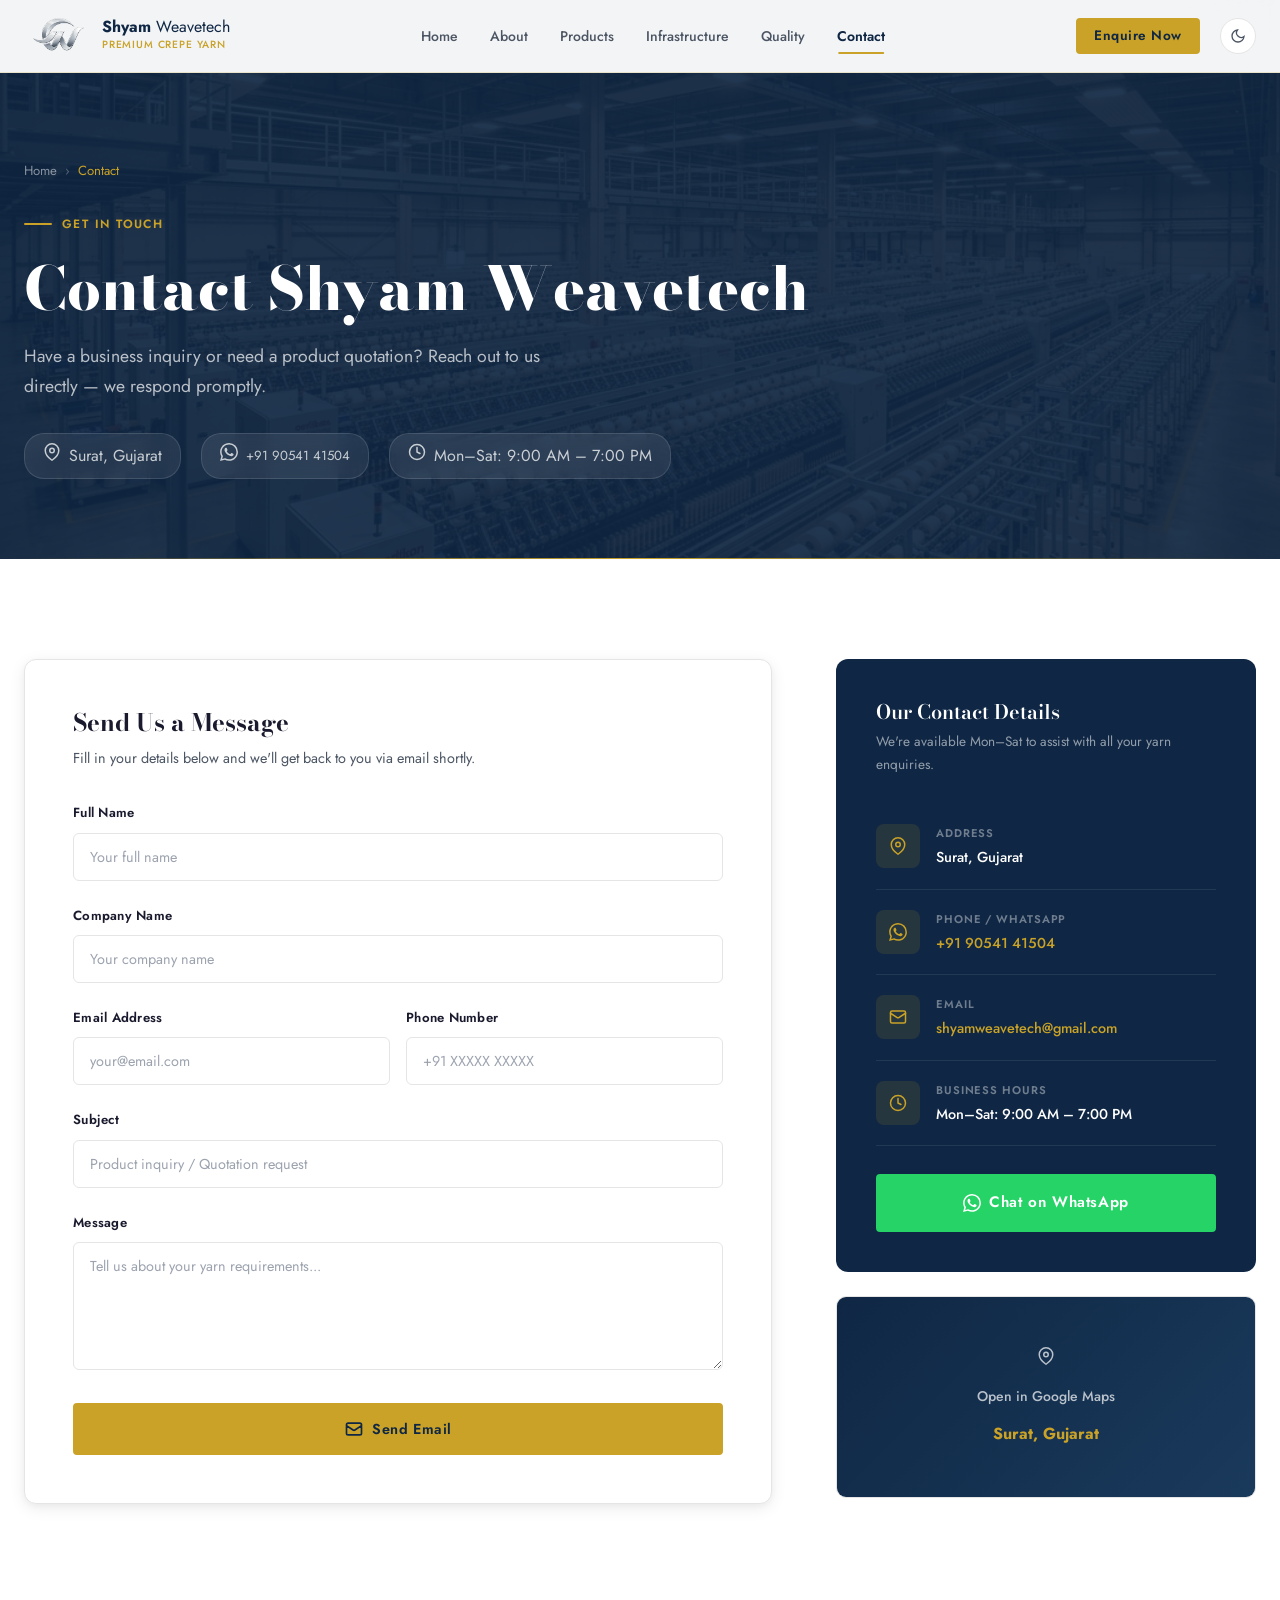
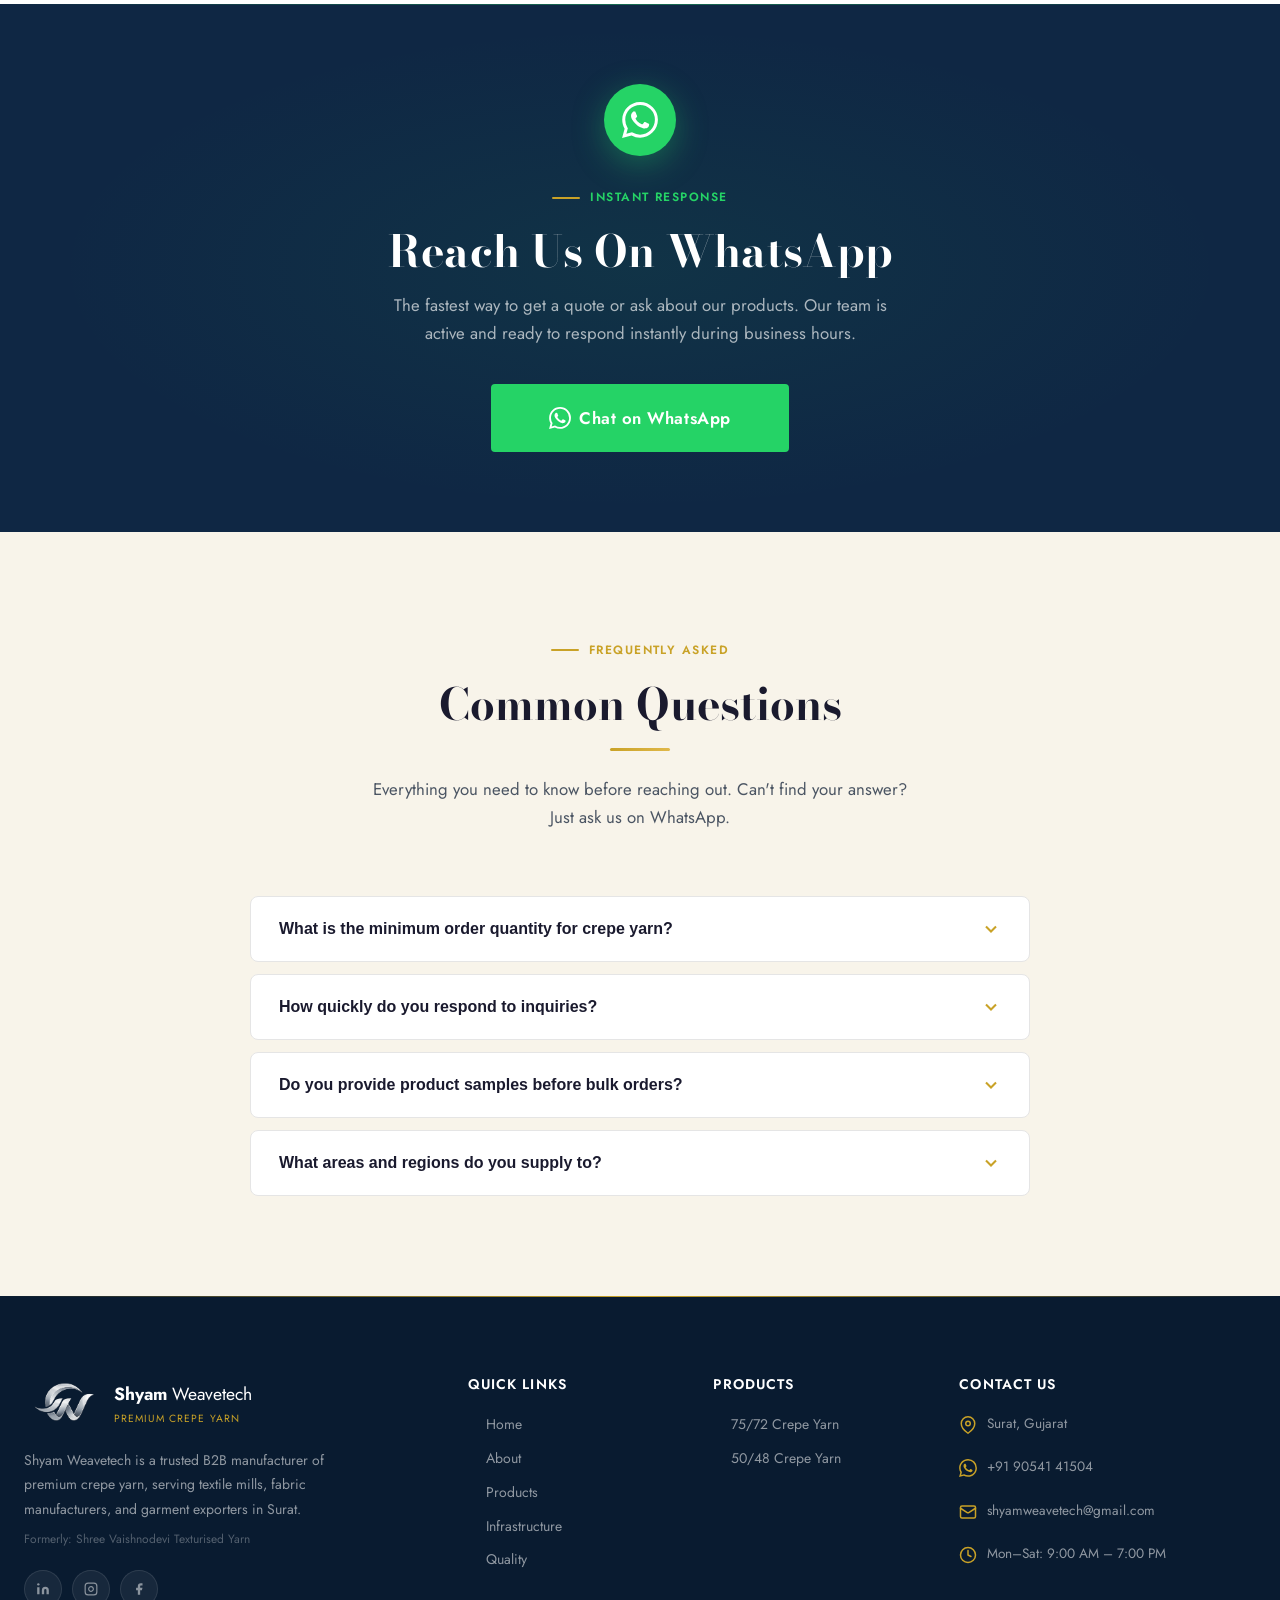
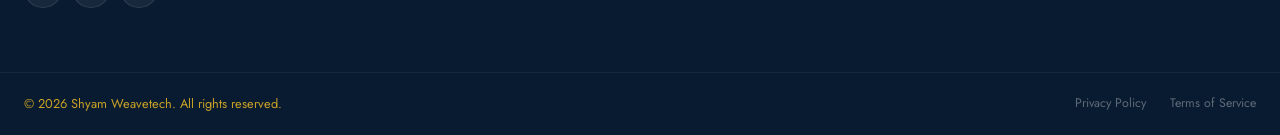
<file: contact.html>
<!DOCTYPE html>
<html lang="en" data-theme="light">

<head>
  <meta charset="UTF-8">
  <meta name="viewport" content="width=device-width, initial-scale=1.0">
  <title>Shyam Weavetech | Premium Crepe Yarn Manufacturer, Surat</title>
  <meta name="description"
    content="Contact Shyam Weavetech for premium crepe yarn inquiries, product quotations, and business partnerships. Reach us via WhatsApp, email, or phone. Based in Surat, Gujarat.">
  <meta name="keywords"
    content="contact Shyam Weavetech, yarn manufacturer contact, crepe yarn inquiry, Surat textile contact, WhatsApp yarn supplier">
  <meta property="og:title" content="Contact Shyam Weavetech | Premium Crepe Yarn Manufacturer">
  <meta property="og:description"
    content="Get in touch with Shyam Weavetech for yarn quotations, product inquiries, and business partnerships.">
  <meta property="og:type" content="website">
  <link rel="canonical" href="https://shyamweavetech.com/contact.html">
  <!-- Schema -->
  <script type="application/ld+json">
  {"@context":"https://schema.org","@type":"ContactPage","name":"Contact Shyam Weavetech","url":"https://shyamweavetech.com/contact.html","mainEntity":{"@type":"Organization","name":"Shyam Weavetech","telephone":"+919054141504","email":"shyamweavetech@gmail.com","address":{"@type":"PostalAddress","addressLocality":"Surat","addressRegion":"Gujarat","addressCountry":"IN"}}}
  </script>
  <link rel="stylesheet" href="css/style.css">
  <link rel="preconnect" href="https://fonts.googleapis.com">
  <link rel="preconnect" href="https://fonts.gstatic.com" crossorigin>
  <style>
    /* ── Contact Page Additional Styles ── */
    .contact-form-wrap h2 {
      font-size: 1.5rem;
      margin-bottom: 8px;
    }

    .contact-form-wrap .form-subtitle {
      color: var(--text-secondary);
      font-size: 0.9rem;
      margin-bottom: 32px;
    }

    .contact-info-card h3 {
      color: var(--white);
      font-size: 1.25rem;
      margin-bottom: 6px;
    }

    .contact-info-card .card-subtitle {
      color: rgba(255, 255, 255, 0.55);
      font-size: 0.85rem;
      margin-bottom: 28px;
    }

    .contact-info-card .btn-whatsapp {
      margin-top: 28px;
      width: 100%;
      justify-content: center;
      font-size: 0.95rem;
      padding: 14px 24px;
    }

    /* WhatsApp CTA Section */
    .wa-cta-section {
      background: var(--navy);
      padding: 80px 0;
      text-align: center;
      position: relative;
      overflow: hidden;
    }

    .wa-cta-section::before {
      content: '';
      position: absolute;
      inset: 0;
      background: radial-gradient(ellipse at center, rgba(37, 211, 102, 0.07) 0%, transparent 65%);
    }

    .wa-cta-section::after {
      content: '';
      position: absolute;
      top: 0;
      left: 0;
      right: 0;
      height: 1px;
      background: linear-gradient(90deg, transparent, rgba(37, 211, 102, 0.4), transparent);
    }

    .wa-cta-section .container {
      position: relative;
      z-index: 1;
    }

    .wa-cta-section .wa-icon-big {
      width: 72px;
      height: 72px;
      background: #25D366;
      border-radius: 50%;
      display: flex;
      align-items: center;
      justify-content: center;
      margin: 0 auto 24px;
      box-shadow: 0 8px 32px rgba(37, 211, 102, 0.35);
      animation: waPulse 2.5s ease infinite;
    }

    @keyframes waPulse {

      0%,
      100% {
        box-shadow: 0 8px 32px rgba(37, 211, 102, 0.35);
      }

      50% {
        box-shadow: 0 8px 48px rgba(37, 211, 102, 0.6);
      }
    }

    .wa-cta-section h2 {
      color: var(--white);
      margin-bottom: 12px;
      position: relative;
    }

    .wa-cta-section p {
      color: rgba(255, 255, 255, 0.65);
      font-size: 1.05rem;
      margin-bottom: 36px;
      max-width: 520px;
      margin-left: auto;
      margin-right: auto;
    }

    .wa-cta-section .btn-whatsapp.btn-lg {
      padding: 18px 56px;
      font-size: 1.05rem;
      letter-spacing: 0.03em;
    }

    /* FAQ Accordion */
    .faq-section {
      padding: var(--section-pad);
      background: var(--bg-secondary);
    }

    .faq-list {
      max-width: 780px;
      margin: 0 auto;
      display: flex;
      flex-direction: column;
      gap: 12px;
    }

    .faq-item {
      background: var(--card-bg);
      border-radius: 8px;
      border: 1px solid var(--border-color);
      overflow: hidden;
      transition: border-color var(--transition-fast);
    }

    .faq-item.open {
      border-color: rgba(201, 162, 39, 0.35);
    }

    .faq-question {
      width: 100%;
      background: none;
      border: none;
      padding: 22px 28px;
      display: flex;
      align-items: center;
      justify-content: space-between;
      gap: 16px;
      cursor: pointer;
      text-align: left;
      font-family: 'Poppins', sans-serif;
      font-size: 1rem;
      font-weight: 600;
      color: var(--text-primary);
      transition: color var(--transition-fast);
    }

    .faq-question:hover {
      color: var(--gold);
    }

    .faq-item.open .faq-question {
      color: var(--gold);
    }

    .faq-chevron {
      width: 20px;
      height: 20px;
      flex-shrink: 0;
      color: var(--gold);
      transition: transform var(--transition-med);
    }

    .faq-item.open .faq-chevron {
      transform: rotate(180deg);
    }

    .faq-answer {
      max-height: 0;
      overflow: hidden;
      transition: max-height 0.4s ease, padding 0.3s ease;
      padding: 0 28px;
    }

    .faq-item.open .faq-answer {
      max-height: 300px;
      padding: 0 28px 22px;
    }

    .faq-answer p {
      font-size: 0.925rem;
      line-height: 1.75;
      color: var(--text-secondary);
    }

    /* Page hero contact specific */
    .page-hero .contact-hero-meta {
      display: flex;
      flex-wrap: wrap;
      gap: 20px;
      margin-top: 32px;
    }

    .hero-meta-chip {
      display: inline-flex;
      align-items: center;
      gap: 8px;
      background: rgba(255, 255, 255, 0.08);
      border: 1px solid rgba(255, 255, 255, 0.12);
      border-radius: 20px;
      padding: 8px 18px;
      font-size: 0.825rem;
      color: rgba(255, 255, 255, 0.75);
      backdrop-filter: blur(8px);
    }

    .hero-meta-chip span {
      font-size: 1rem;
    }

    /* Form submit state */
    #contact-form .btn-whatsapp {
      justify-content: center;
      width: 100%;
      font-size: 1rem;
      padding: 16px 24px;
      margin-top: 8px;
    }

    #contact-form .btn-whatsapp:active {
      transform: translateY(0);
    }
  </style>
  <link rel="icon" href="images/logo2.png" type="image/png">
</head>

<body>



  <!-- Scroll Progress -->
  <div id="scroll-progress"></div>

  <!-- Navigation -->
  <nav id="navbar" role="navigation" aria-label="Main Navigation">
    <div class="nav-inner">
      <a href="index.html" class="nav-logo" aria-label="Shyam Weavetech Home">
        <img src="images/logo2.png" alt="Shyam Weavetech Logo" class="nav-logo-img">
        <div class="nav-logo-text">
          <span class="nav-logo-name"><b>Shyam</b> Weavetech</span>
          <span class="nav-logo-tagline">Premium Crepe Yarn</span>
        </div>
      </a>

      <ul class="nav-links" role="list">
        <li><a href="index.html" class="nav-link" data-i18n="nav_home">Home</a></li>
        <li><a href="about.html" class="nav-link" data-i18n="nav_about">About</a></li>
        <li><a href="products.html" class="nav-link" data-i18n="nav_products">Products</a></li>
        <li><a href="infrastructure.html" class="nav-link" data-i18n="nav_infrastructure">Infrastructure</a></li>
        <li><a href="quality.html" class="nav-link" data-i18n="nav_quality">Quality</a></li>

        <li><a href="contact.html" class="nav-link active" data-i18n="nav_contact">Contact</a></li>
      </ul>

      <div class="nav-actions">

        <a href="contact.html" class="btn btn-gold nav-query-btn"
          style="padding: 8px 16px; font-size: 0.85rem; margin-right: 8px; font-weight: 600; display: inline-flex; align-items: center; justify-content: center; height: 36px;">Enquire
          Now</a>
        <button class="theme-toggle" id="theme-toggle" aria-label="Toggle Dark Mode">
          <svg class="icon-moon" width="16" height="16" fill="none" stroke="currentColor" stroke-width="2"
            viewBox="0 0 24 24">
            <path d="M21 12.79A9 9 0 1111.21 3a7 7 0 009.79 9.79z" />
          </svg>
          <svg class="icon-sun" width="16" height="16" fill="none" stroke="currentColor" stroke-width="2"
            viewBox="0 0 24 24">
            <circle cx="12" cy="12" r="5" />
            <line x1="12" y1="1" x2="12" y2="3" />
            <line x1="12" y1="21" x2="12" y2="23" />
            <line x1="4.22" y1="4.22" x2="5.64" y2="5.64" />
            <line x1="18.36" y1="18.36" x2="19.78" y2="19.78" />
            <line x1="1" y1="12" x2="3" y2="12" />
            <line x1="21" y1="12" x2="23" y2="12" />
            <line x1="4.22" y1="19.78" x2="5.64" y2="18.36" />
            <line x1="18.36" y1="5.64" x2="19.78" y2="4.22" />
          </svg>
        </button>

        <button class="hamburger" id="hamburger" aria-label="Open mobile menu" aria-expanded="false">
          <span></span><span></span><span></span>
        </button>
      </div>
    </div>
  </nav>

  <!-- Mobile Menu -->
  <div id="mobile-menu" class="mobile-menu" role="dialog" aria-label="Mobile Navigation">
    <ul class="mobile-nav-links" role="list">
      <li><a href="index.html" class="mobile-nav-link" data-i18n="nav_home">Home</a></li>
      <li><a href="about.html" class="mobile-nav-link" data-i18n="nav_about">About</a></li>
      <li><a href="products.html" class="mobile-nav-link" data-i18n="nav_products">Products</a></li>
      <li><a href="infrastructure.html" class="mobile-nav-link" data-i18n="nav_infrastructure">Infrastructure</a></li>
      <li><a href="quality.html" class="mobile-nav-link" data-i18n="nav_quality">Quality</a></li>

      <li><a href="contact.html" class="mobile-nav-link" data-i18n="nav_contact">Contact</a></li>
    </ul>
    <div style="display:flex;gap:8px;padding:0 16px;">

      <a href="contact.html" class="btn btn-gold nav-query-btn"
        style="padding: 8px 16px; font-size: 0.85rem; margin-right: 8px; font-weight: 600; display: inline-flex; align-items: center; justify-content: center; height: 36px;">Enquire
        Now</a>
      <button class="theme-toggle" id="theme-toggle-mobile" aria-label="Toggle Dark Mode" style="margin-left:auto;"
        onclick="document.getElementById('theme-toggle').click()">
        <svg class="icon-moon" width="16" height="16" fill="none" stroke="currentColor" stroke-width="2"
          viewBox="0 0 24 24">
          <path d="M21 12.79A9 9 0 1111.21 3a7 7 0 009.79 9.79z" />
        </svg>
        <svg class="icon-sun" width="16" height="16" fill="none" stroke="currentColor" stroke-width="2"
          viewBox="0 0 24 24">
          <circle cx="12" cy="12" r="5" />
          <line x1="12" y1="1" x2="12" y2="3" />
          <line x1="12" y1="21" x2="12" y2="23" />
          <line x1="4.22" y1="4.22" x2="5.64" y2="5.64" />
          <line x1="18.36" y1="18.36" x2="19.78" y2="19.78" />
          <line x1="1" y1="12" x2="3" y2="12" />
          <line x1="21" y1="12" x2="23" y2="12" />
          <line x1="4.22" y1="19.78" x2="5.64" y2="18.36" />
          <line x1="18.36" y1="5.64" x2="19.78" y2="4.22" />
        </svg>
      </button>
    </div>
  </div>

  <!-- ══════════════════ PAGE HERO ══════════════════ -->
  <section class="page-hero" aria-labelledby="contact-hero-heading">
    <div class="container">
      <nav class="breadcrumb" aria-label="Breadcrumb">
        <a href="index.html" data-i18n="nav_home">Home</a>
        <span class="sep" aria-hidden="true">›</span>
        <span class="current" data-i18n="nav_contact">Contact</span>
      </nav>
      <div class="section-label" data-i18n="contact_label">Get In Touch</div>
      <h1 id="contact-hero-heading" data-i18n="contact_heading">Contact Shyam Weavetech</h1>
      <p data-i18n="contact_text">Have a business inquiry or need a product quotation? Reach out to us directly — we
        respond promptly.</p>
      <div class="contact-hero-meta">
        <div class="hero-meta-chip">
          <span><svg width="18" height="18" viewBox="0 0 24 24" fill="none" stroke="currentColor" stroke-width="2"
              stroke-linecap="round" stroke-linejoin="round">
              <path d="M21 10c0 7-9 13-9 13s-9-6-9-13a9 9 0 0 1 18 0z"></path>
              <circle cx="12" cy="10" r="3"></circle>
            </svg></span>
          <span data-i18n="address_val">Surat, Gujarat</span>
        </div>
        <div class="hero-meta-chip">
          <span><svg width="18" height="18" viewBox="0 0 24 24" fill="currentColor">
              <path
                d="M17.472 14.382c-.297-.149-1.758-.867-2.03-.967-.273-.099-.471-.148-.67.15-.197.297-.767.966-.94 1.164-.173.199-.347.223-.644.075-.297-.15-1.255-.463-2.39-1.475-.888-.788-1.489-1.761-1.663-2.06-.173-.297-.018-.458.13-.606.134-.133.298-.347.446-.52.149-.174.198-.298.298-.497.099-.198.05-.371-.025-.52-.075-.149-.669-1.612-.916-2.207-.242-.579-.487-.5-.669-.51a5.8 5.8 0 0 0-.57-.01c-.198 0-.52.074-.792.372-.272.297-1.04 1.016-1.04 2.479 0 1.462 1.065 2.875 1.213 3.074.149.198 2.096 3.2 5.077 4.487.709.306 1.262.489 1.694.625.712.227 1.36.195 1.871.118.571-.085 1.758-.719 2.006-1.413.248-.694.248-1.289.173-1.413-.074-.124-.272-.198-.57-.347m-5.421 7.403h-.004a9.87 9.87 0 0 1-5.031-1.378l-.361-.214-3.741.982.998-3.648-.235-.374a9.86 9.86 0 0 1-1.51-5.26c.001-5.45 4.436-9.884 9.888-9.884 2.64 0 5.122 1.03 6.988 2.898a9.82 9.82 0 0 1 2.893 6.994c-.003 5.45-4.437 9.884-9.885 9.884m8.413-18.297A11.815 11.815 0 0 0 12.05 0C5.495 0 .16 5.335.157 11.892c0 2.096.547 4.142 1.588 5.945L.057 24l6.305-1.654a11.882 11.882 0 0 0 5.683 1.448h.005c6.554 0 11.89-5.335 11.893-11.893a11.821 11.821 0 0 0-3.48-8.413Z" />
            </svg></span>
          <a href="tel:+919054141504" style="color:inherit;">+91 90541 41504</a>
        </div>
        <div class="hero-meta-chip">
          <span><svg width="18" height="18" viewBox="0 0 24 24" fill="none" stroke="currentColor" stroke-width="2"
              stroke-linecap="round" stroke-linejoin="round">
              <circle cx="12" cy="12" r="10"></circle>
              <polyline points="12 6 12 12 16 14"></polyline>
            </svg></span>
          <span data-i18n="hours_val">Mon–Sat: 9:00 AM – 7:00 PM</span>
        </div>
      </div>
    </div>
  </section>

  <!-- ══════════════════ MAIN CONTACT SECTION ══════════════════ -->
  <section class="section" aria-labelledby="contact-form-heading">
    <div class="container">
      <div class="contact-grid">

        <!-- LEFT: Contact Form -->
        <div class="contact-form-wrap slide-left">
          <h2 id="contact-form-heading">Send Us a Message</h2>
          <p class="form-subtitle">Fill in your details below and we'll get back to you via email shortly.</p>

          <form id="contact-form">
            <!-- Full Name -->
            <div class="form-group">
              <label class="form-label" for="contact-name" data-i18n="form_name">Full Name</label>
              <input class="form-control" type="text" id="contact-name" name="name" data-i18n-placeholder="form_name_ph"
                placeholder="Your full name" required autocomplete="name">
            </div>

            <!-- Company Name -->
            <div class="form-group">
              <label class="form-label" for="contact-company" data-i18n="form_company">Company Name</label>
              <input class="form-control" type="text" id="contact-company" name="company"
                data-i18n-placeholder="form_company_ph" placeholder="Your company name" required
                autocomplete="organization">
            </div>

            <!-- Email + Phone row -->
            <div class="form-row">
              <div class="form-group" style="margin-bottom:0;">
                <label class="form-label" for="contact-email" data-i18n="form_email">Email Address</label>
                <input class="form-control" type="email" id="contact-email" name="email"
                  data-i18n-placeholder="form_email_ph" placeholder="your@email.com" required autocomplete="email">
              </div>
              <div class="form-group" style="margin-bottom:0;">
                <label class="form-label" for="contact-phone" data-i18n="form_phone">Phone Number</label>
                <input class="form-control" type="tel" id="contact-phone" name="phone"
                  data-i18n-placeholder="form_phone_ph" placeholder="+91 XXXXX XXXXX" required autocomplete="tel">
              </div>
            </div>

            <!-- Subject -->
            <div class="form-group" style="margin-top:24px;">
              <label class="form-label" for="contact-subject" data-i18n="form_subject">Subject</label>
              <input class="form-control" type="text" id="contact-subject" name="subject"
                data-i18n-placeholder="form_subject_ph" placeholder="Product inquiry / Quotation request" required>
            </div>

            <!-- Message -->
            <div class="form-group">
              <label class="form-label" for="contact-message" data-i18n="form_message">Message</label>
              <textarea class="form-control" id="contact-message" name="message" rows="5"
                data-i18n-placeholder="form_message_ph" placeholder="Tell us about your yarn requirements..."
                required></textarea>
            </div>

            <!-- Submit -->
            <button type="submit" id="contact-submit-btn" class="btn btn-gold"
              style="width:100%;justify-content:center;display:flex;align-items:center;gap:8px;">
              <svg width="20" height="20" fill="none" stroke="currentColor" viewBox="0 0 24 24" style="flex-shrink:0;"
                aria-hidden="true">
                <path stroke-linecap="round" stroke-linejoin="round" stroke-width="2"
                  d="M3 8l7.89 5.26a2 2 0 002.22 0L21 8M5 19h14a2 2 0 002-2V7a2 2 0 00-2-2H5a2 2 0 00-2 2v10a2 2 0 002 2z">
                </path>
              </svg>
              <span>Send Email</span>
            </button>
          </form>
        </div>

        <!-- RIGHT: Info Card + Map -->
        <div class="slide-right">

          <!-- Contact Info Card -->
          <div class="contact-info-card">
            <h3>Our Contact Details</h3>
            <p class="card-subtitle">We're available Mon–Sat to assist with all your yarn enquiries.</p>

            <!-- Address -->
            <div class="contact-info-item">
              <div class="contact-info-icon" aria-hidden="true"><svg width="18" height="18" viewBox="0 0 24 24"
                  fill="none" stroke="currentColor" stroke-width="2" stroke-linecap="round" stroke-linejoin="round">
                  <path d="M21 10c0 7-9 13-9 13s-9-6-9-13a9 9 0 0 1 18 0z"></path>
                  <circle cx="12" cy="10" r="3"></circle>
                </svg></div>
              <div>
                <div class="contact-info-label" data-i18n="address_label">Address</div>
                <div class="contact-info-value" data-i18n="address_val">Surat, Gujarat</div>
              </div>
            </div>

            <!-- Phone / WhatsApp -->
            <div class="contact-info-item">
              <div class="contact-info-icon" aria-hidden="true"><svg width="18" height="18" viewBox="0 0 24 24"
                  fill="currentColor">
                  <path
                    d="M17.472 14.382c-.297-.149-1.758-.867-2.03-.967-.273-.099-.471-.148-.67.15-.197.297-.767.966-.94 1.164-.173.199-.347.223-.644.075-.297-.15-1.255-.463-2.39-1.475-.888-.788-1.489-1.761-1.663-2.06-.173-.297-.018-.458.13-.606.134-.133.298-.347.446-.52.149-.174.198-.298.298-.497.099-.198.05-.371-.025-.52-.075-.149-.669-1.612-.916-2.207-.242-.579-.487-.5-.669-.51a5.8 5.8 0 0 0-.57-.01c-.198 0-.52.074-.792.372-.272.297-1.04 1.016-1.04 2.479 0 1.462 1.065 2.875 1.213 3.074.149.198 2.096 3.2 5.077 4.487.709.306 1.262.489 1.694.625.712.227 1.36.195 1.871.118.571-.085 1.758-.719 2.006-1.413.248-.694.248-1.289.173-1.413-.074-.124-.272-.198-.57-.347m-5.421 7.403h-.004a9.87 9.87 0 0 1-5.031-1.378l-.361-.214-3.741.982.998-3.648-.235-.374a9.86 9.86 0 0 1-1.51-5.26c.001-5.45 4.436-9.884 9.888-9.884 2.64 0 5.122 1.03 6.988 2.898a9.82 9.82 0 0 1 2.893 6.994c-.003 5.45-4.437 9.884-9.885 9.884m8.413-18.297A11.815 11.815 0 0 0 12.05 0C5.495 0 .16 5.335.157 11.892c0 2.096.547 4.142 1.588 5.945L.057 24l6.305-1.654a11.882 11.882 0 0 0 5.683 1.448h.005c6.554 0 11.89-5.335 11.893-11.893a11.821 11.821 0 0 0-3.48-8.413Z" />
                </svg></div>
              <div>
                <div class="contact-info-label" data-i18n="phone_label">Phone / WhatsApp</div>
                <div class="contact-info-value">
                  <a href="tel:+919054141504">+91 90541 41504</a>
                </div>
              </div>
            </div>

            <!-- Email -->
            <div class="contact-info-item">
              <div class="contact-info-icon" aria-hidden="true"><svg width="18" height="18" viewBox="0 0 24 24"
                  fill="none" stroke="currentColor" stroke-width="2" stroke-linecap="round" stroke-linejoin="round">
                  <rect x="2" y="4" width="20" height="16" rx="2"></rect>
                  <path d="m22 7-8.97 5.7a1.94 1.94 0 0 1-2.06 0L2 7"></path>
                </svg></div>
              <div>
                <div class="contact-info-label" data-i18n="email_label">Email</div>
                <div class="contact-info-value">
                  <a href="mailto:shyamweavetech@gmail.com">shyamweavetech@gmail.com</a>
                </div>
              </div>
            </div>

            <!-- Business Hours -->
            <div class="contact-info-item">
              <div class="contact-info-icon" aria-hidden="true"><svg width="18" height="18" viewBox="0 0 24 24"
                  fill="none" stroke="currentColor" stroke-width="2" stroke-linecap="round" stroke-linejoin="round">
                  <circle cx="12" cy="12" r="10"></circle>
                  <polyline points="12 6 12 12 16 14"></polyline>
                </svg></div>
              <div>
                <div class="contact-info-label" data-i18n="hours_label">Business Hours</div>
                <div class="contact-info-value" data-i18n="hours_val">Mon–Sat: 9:00 AM – 7:00 PM</div>
              </div>
            </div>

            <!-- WhatsApp CTA Button -->
            <a href="#" id="info-card-wa-btn" class="btn btn-whatsapp" data-wa="general"
              aria-label="Chat with us on WhatsApp">
              <svg width="18" height="18" viewBox="0 0 24 24" fill="currentColor" aria-hidden="true">
                <path
                  d="M17.472 14.382c-.297-.149-1.758-.867-2.03-.967-.273-.099-.471-.148-.67.15-.197.297-.767.966-.94 1.164-.173.199-.347.223-.644.075-.297-.15-1.255-.463-2.39-1.475-.883-.788-1.48-1.761-1.653-2.059-.173-.297-.018-.458.13-.606.134-.133.298-.347.446-.52.149-.174.198-.298.298-.497.099-.198.05-.371-.025-.52-.075-.149-.669-1.612-.916-2.207-.242-.579-.487-.5-.669-.51-.173-.008-.371-.01-.57-.01-.198 0-.52.074-.792.372-.272.297-1.04 1.016-1.04 2.479 0 1.462 1.065 2.875 1.213 3.074.149.198 2.096 3.2 5.077 4.487.709.306 1.262.489 1.694.625.712.227 1.36.195 1.871.118.571-.085 1.758-.719 2.006-1.413.248-.694.248-1.289.173-1.413-.074-.124-.272-.198-.57-.347m-5.421 7.403h-.004a9.87 9.87 0 01-5.031-1.378l-.361-.214-3.741.982.998-3.648-.235-.374a9.86 9.86 0 01-1.51-5.26c.001-5.45 4.436-9.884 9.888-9.884 2.64 0 5.122 1.03 6.988 2.898a9.825 9.825 0 012.893 6.994c-.003 5.45-4.437 9.884-9.885 9.884m8.413-18.297A11.815 11.815 0 0012.05 0C5.495 0 .16 5.335.157 11.892c0 2.096.547 4.142 1.588 5.945L.057 24l6.305-1.654a11.882 11.882 0 005.683 1.448h.005c6.554 0 11.89-5.335 11.893-11.893a11.821 11.821 0 00-3.48-8.413z" />
              </svg>
              <span data-i18n="btn_whatsapp_chat">Chat on WhatsApp</span>
            </a>
          </div>

          <!-- Map Card -->
          <div class="map-card" style="margin-top:24px;">
            <a href="https://www.google.com/maps/search/Surat+Gujarat+India" class="map-placeholder" target="_blank"
              rel="noopener noreferrer" id="google-maps-link" aria-label="Open Surat, Gujarat in Google Maps">
              <span class="map-pin" aria-hidden="true"><svg width="18" height="18" viewBox="0 0 24 24" fill="none"
                  stroke="currentColor" stroke-width="2" stroke-linecap="round" stroke-linejoin="round">
                  <path d="M21 10c0 7-9 13-9 13s-9-6-9-13a9 9 0 0 1 18 0z"></path>
                  <circle cx="12" cy="10" r="3"></circle>
                </svg></span>
              <span data-i18n="btn_get_directions">Open in Google Maps</span>
              <strong>Surat, Gujarat</strong>
            </a>
          </div>

        </div>
        <!-- end RIGHT -->

      </div>
    </div>
  </section>

  <!-- ══════════════════ REACH US ON WHATSAPP ══════════════════ -->
  <section class="wa-cta-section" aria-labelledby="wa-cta-heading">
    <div class="container">
      <div class="wa-icon-big" aria-hidden="true">
        <svg width="36" height="36" viewBox="0 0 24 24" fill="white">
          <path
            d="M17.472 14.382c-.297-.149-1.758-.867-2.03-.967-.273-.099-.471-.148-.67.15-.197.297-.767.966-.94 1.164-.173.199-.347.223-.644.075-.297-.15-1.255-.463-2.39-1.475-.883-.788-1.48-1.761-1.653-2.059-.173-.297-.018-.458.13-.606.134-.133.298-.347.446-.52.149-.174.198-.298.298-.497.099-.198.05-.371-.025-.52-.075-.149-.669-1.612-.916-2.207-.242-.579-.487-.5-.669-.51-.173-.008-.371-.01-.57-.01-.198 0-.52.074-.792.372-.272.297-1.04 1.016-1.04 2.479 0 1.462 1.065 2.875 1.213 3.074.149.198 2.096 3.2 5.077 4.487.709.306 1.262.489 1.694.625.712.227 1.36.195 1.871.118.571-.085 1.758-.719 2.006-1.413.248-.694.248-1.289.173-1.413-.074-.124-.272-.198-.57-.347m-5.421 7.403h-.004a9.87 9.87 0 01-5.031-1.378l-.361-.214-3.741.982.998-3.648-.235-.374a9.86 9.86 0 01-1.51-5.26c.001-5.45 4.436-9.884 9.888-9.884 2.64 0 5.122 1.03 6.988 2.898a9.825 9.825 0 012.893 6.994c-.003 5.45-4.437 9.884-9.885 9.884m8.413-18.297A11.815 11.815 0 0012.05 0C5.495 0 .16 5.335.157 11.892c0 2.096.547 4.142 1.588 5.945L.057 24l6.305-1.654a11.882 11.882 0 005.683 1.448h.005c6.554 0 11.89-5.335 11.893-11.893a11.821 11.821 0 00-3.48-8.413z" />
        </svg>
      </div>
      <div class="section-label" style="justify-content:center;color:#25D366;">Instant Response</div>
      <h2 id="wa-cta-heading">Reach Us On WhatsApp</h2>
      <p>The fastest way to get a quote or ask about our products. Our team is active and ready to respond instantly
        during business hours.</p>
      <a href="#" id="wa-section-btn" class="btn btn-whatsapp btn-lg" data-wa="general"
        aria-label="Chat with Shyam Weavetech on WhatsApp">
        <svg width="22" height="22" viewBox="0 0 24 24" fill="currentColor" aria-hidden="true">
          <path
            d="M17.472 14.382c-.297-.149-1.758-.867-2.03-.967-.273-.099-.471-.148-.67.15-.197.297-.767.966-.94 1.164-.173.199-.347.223-.644.075-.297-.15-1.255-.463-2.39-1.475-.883-.788-1.48-1.761-1.653-2.059-.173-.297-.018-.458.13-.606.134-.133.298-.347.446-.52.149-.174.198-.298.298-.497.099-.198.05-.371-.025-.52-.075-.149-.669-1.612-.916-2.207-.242-.579-.487-.5-.669-.51-.173-.008-.371-.01-.57-.01-.198 0-.52.074-.792.372-.272.297-1.04 1.016-1.04 2.479 0 1.462 1.065 2.875 1.213 3.074.149.198 2.096 3.2 5.077 4.487.709.306 1.262.489 1.694.625.712.227 1.36.195 1.871.118.571-.085 1.758-.719 2.006-1.413.248-.694.248-1.289.173-1.413-.074-.124-.272-.198-.57-.347m-5.421 7.403h-.004a9.87 9.87 0 01-5.031-1.378l-.361-.214-3.741.982.998-3.648-.235-.374a9.86 9.86 0 01-1.51-5.26c.001-5.45 4.436-9.884 9.888-9.884 2.64 0 5.122 1.03 6.988 2.898a9.825 9.825 0 012.893 6.994c-.003 5.45-4.437 9.884-9.885 9.884m8.413-18.297A11.815 11.815 0 0012.05 0C5.495 0 .16 5.335.157 11.892c0 2.096.547 4.142 1.588 5.945L.057 24l6.305-1.654a11.882 11.882 0 005.683 1.448h.005c6.554 0 11.89-5.335 11.893-11.893a11.821 11.821 0 00-3.48-8.413z" />
        </svg>
        <span data-i18n="btn_whatsapp_chat">Chat on WhatsApp</span>
      </a>
    </div>
  </section>

  <!-- ══════════════════ FAQ SECTION ══════════════════ -->
  <section class="faq-section" aria-labelledby="faq-heading">
    <div class="container">
      <div class="section-header centered fade-up">
        <div class="section-label">Frequently Asked</div>
        <h2 id="faq-heading">Common Questions</h2>
        <div class="gold-line centered"></div>
        <p style="max-width:560px;margin:0 auto;">Everything you need to know before reaching out. Can't find your
          answer? Just ask us on WhatsApp.</p>
      </div>

      <div class="faq-list" role="list">

        <!-- FAQ 1 -->
        <div class="faq-item" role="listitem">
          <button class="faq-question" id="faq-q1" aria-expanded="false" aria-controls="faq-a1">
            <span>What is the minimum order quantity for crepe yarn?</span>
            <svg class="faq-chevron" viewBox="0 0 24 24" fill="none" stroke="currentColor" stroke-width="2.5"
              aria-hidden="true">
              <polyline points="6 9 12 15 18 9" />
            </svg>
          </button>
          <div class="faq-answer" id="faq-a1" role="region" aria-labelledby="faq-q1">
            <p>We cater to B2B clients and our minimum order quantity is flexible based on product type and business
              requirements. We encourage you to reach out via WhatsApp or the contact form above to discuss your
              specific quantity needs — we will work to accommodate your business requirements.</p>
          </div>
        </div>

        <!-- FAQ 2 -->
        <div class="faq-item" role="listitem">
          <button class="faq-question" id="faq-q2" aria-expanded="false" aria-controls="faq-a2">
            <span>How quickly do you respond to inquiries?</span>
            <svg class="faq-chevron" viewBox="0 0 24 24" fill="none" stroke="currentColor" stroke-width="2.5"
              aria-hidden="true">
              <polyline points="6 9 12 15 18 9" />
            </svg>
          </button>
          <div class="faq-answer" id="faq-a2" role="region" aria-labelledby="faq-q2">
            <p>We typically respond to all WhatsApp and email inquiries within a few hours during business hours
              (Mon–Sat, 9:00 AM – 7:00 PM). For urgent requests, WhatsApp is the fastest way to reach us. We are
              committed to prompt and professional communication with all our business partners.</p>
          </div>
        </div>

        <!-- FAQ 3 -->
        <div class="faq-item" role="listitem">
          <button class="faq-question" id="faq-q3" aria-expanded="false" aria-controls="faq-a3">
            <span>Do you provide product samples before bulk orders?</span>
            <svg class="faq-chevron" viewBox="0 0 24 24" fill="none" stroke="currentColor" stroke-width="2.5"
              aria-hidden="true">
              <polyline points="6 9 12 15 18 9" />
            </svg>
          </button>
          <div class="faq-answer" id="faq-a3" role="region" aria-labelledby="faq-q3">
            <p>Yes, we understand the importance of evaluating yarn quality before committing to a bulk purchase. We
              offer sample arrangements for qualified B2B buyers. Please contact us directly to discuss sample
              availability, specifications, and logistics for your evaluation process.</p>
          </div>
        </div>

        <!-- FAQ 4 -->
        <div class="faq-item" role="listitem">
          <button class="faq-question" id="faq-q4" aria-expanded="false" aria-controls="faq-a4">
            <span>What areas and regions do you supply to?</span>
            <svg class="faq-chevron" viewBox="0 0 24 24" fill="none" stroke="currentColor" stroke-width="2.5"
              aria-hidden="true">
              <polyline points="6 9 12 15 18 9" />
            </svg>
          </button>
          <div class="faq-answer" id="faq-a4" role="region" aria-labelledby="faq-q4">
            <p>Our primary market is local textile hubs in Surat, including Sachin, Pandesara, and
              Madhya Pradesh. We are actively expanding our reach to serve textile mills, fabric manufacturers, and
              garment exporters across all of Surat. Contact us to discuss delivery to your specific location.</p>
          </div>
        </div>

      </div>
    </div>
  </section>

  <!-- ══════════════════ FOOTER ══════════════════ -->
  <footer id="footer" role="contentinfo">
    <div class="container">
      <div class="footer-grid">
        <!-- Brand -->
        <div class="footer-brand">
          <div class="footer-logo-wrap">
            <img src="images/logo2.png" alt="Shyam Weavetech Logo" class="footer-logo-img">
            <div>
              <div class="footer-logo-name"><b>Shyam</b> Weavetech</div>
              <div class="footer-logo-tagline" data-i18n="footer_tagline">Premium Crepe Yarn</div>
            </div>
          </div>
          <p data-i18n="footer_about">Shyam Weavetech is a trusted B2B manufacturer of premium crepe yarn, serving
            textile mills, fabric manufacturers, and garment exporters in Surat.</p>
          <p style="font-size:0.75rem;color:rgba(255,255,255,0.3);margin-top:8px;" data-i18n="footer_prev_name">
            Formerly: Shree Vaishnodevi Texturised Yarn</p>
          <div class="social-links" role="list" aria-label="Social Media Links">
            <div class="social-link" role="listitem" aria-label="LinkedIn - Coming Soon" tabindex="0">
              <svg width="14" height="14" viewBox="0 0 24 24" fill="currentColor">
                <path d="M16 8a6 6 0 0 1 6 6v7h-4v-7a2 2 0 0 0-2-2 2 2 0 0 0-2 2v7h-4v-7a6 6 0 0 1 6-6z" />
                <rect x="2" y="9" width="4" height="12" />
                <circle cx="4" cy="4" r="2" />
              </svg>
              <span class="social-tooltip" data-i18n="coming_soon">Coming Soon</span>
            </div>
            <div class="social-link" role="listitem" aria-label="Instagram - Coming Soon" tabindex="0">
              <svg width="14" height="14" viewBox="0 0 24 24" fill="none" stroke="currentColor" stroke-width="2">
                <rect x="2" y="2" width="20" height="20" rx="5" ry="5" />
                <path d="M16 11.37A4 4 0 1 1 12.63 8 4 4 0 0 1 16 11.37z" />
                <line x1="17.5" y1="6.5" x2="17.51" y2="6.5" />
              </svg>
              <span class="social-tooltip" data-i18n="coming_soon">Coming Soon</span>
            </div>
            <div class="social-link" role="listitem" aria-label="Facebook - Coming Soon" tabindex="0">
              <svg width="14" height="14" viewBox="0 0 24 24" fill="currentColor">
                <path d="M18 2h-3a5 5 0 0 0-5 5v3H7v4h3v8h4v-8h3l1-4h-4V7a1 1 0 0 1 1-1h3z" />
              </svg>
              <span class="social-tooltip" data-i18n="coming_soon">Coming Soon</span>
            </div>
          </div>
        </div>
        <!-- Quick Links -->
        <div>
          <h3 class="footer-heading" data-i18n="footer_quick_links">Quick Links</h3>
          <nav class="footer-links" aria-label="Footer navigation">
            <a href="index.html" class="footer-link" data-i18n="nav_home">Home</a>
            <a href="about.html" class="footer-link" data-i18n="nav_about">About</a>
            <a href="products.html" class="footer-link" data-i18n="nav_products">Products</a>
            <a href="infrastructure.html" class="footer-link" data-i18n="nav_infrastructure">Infrastructure</a>
            <a href="quality.html" class="footer-link" data-i18n="nav_quality">Quality</a>

          </nav>
        </div>
        <!-- Products -->
        <div>
          <h3 class="footer-heading" data-i18n="footer_products_col">Products</h3>
          <nav class="footer-links" aria-label="Product links">
            <a href="products.html" class="footer-link">75/72 Crepe Yarn</a>
            <a href="products.html" class="footer-link">50/48 Crepe Yarn</a>
          </nav>
        </div>
        <!-- Contact -->
        <div>
          <h3 class="footer-heading" data-i18n="footer_contact_col">Contact Us</h3>
          <div class="footer-contact-item">
            <span class="footer-contact-icon" aria-hidden="true"><svg width="18" height="18" viewBox="0 0 24 24"
                fill="none" stroke="currentColor" stroke-width="2" stroke-linecap="round" stroke-linejoin="round">
                <path d="M21 10c0 7-9 13-9 13s-9-6-9-13a9 9 0 0 1 18 0z"></path>
                <circle cx="12" cy="10" r="3"></circle>
              </svg></span>
            <span class="footer-contact-text" data-i18n="address_val">Surat, Gujarat</span>
          </div>
          <div class="footer-contact-item">
            <span class="footer-contact-icon" aria-hidden="true"><svg width="18" height="18" viewBox="0 0 24 24"
                fill="currentColor">
                <path
                  d="M17.472 14.382c-.297-.149-1.758-.867-2.03-.967-.273-.099-.471-.148-.67.15-.197.297-.767.966-.94 1.164-.173.199-.347.223-.644.075-.297-.15-1.255-.463-2.39-1.475-.888-.788-1.489-1.761-1.663-2.06-.173-.297-.018-.458.13-.606.134-.133.298-.347.446-.52.149-.174.198-.298.298-.497.099-.198.05-.371-.025-.52-.075-.149-.669-1.612-.916-2.207-.242-.579-.487-.5-.669-.51a5.8 5.8 0 0 0-.57-.01c-.198 0-.52.074-.792.372-.272.297-1.04 1.016-1.04 2.479 0 1.462 1.065 2.875 1.213 3.074.149.198 2.096 3.2 5.077 4.487.709.306 1.262.489 1.694.625.712.227 1.36.195 1.871.118.571-.085 1.758-.719 2.006-1.413.248-.694.248-1.289.173-1.413-.074-.124-.272-.198-.57-.347m-5.421 7.403h-.004a9.87 9.87 0 0 1-5.031-1.378l-.361-.214-3.741.982.998-3.648-.235-.374a9.86 9.86 0 0 1-1.51-5.26c.001-5.45 4.436-9.884 9.888-9.884 2.64 0 5.122 1.03 6.988 2.898a9.82 9.82 0 0 1 2.893 6.994c-.003 5.45-4.437 9.884-9.885 9.884m8.413-18.297A11.815 11.815 0 0 0 12.05 0C5.495 0 .16 5.335.157 11.892c0 2.096.547 4.142 1.588 5.945L.057 24l6.305-1.654a11.882 11.882 0 0 0 5.683 1.448h.005c6.554 0 11.89-5.335 11.893-11.893a11.821 11.821 0 0 0-3.48-8.413Z" />
              </svg></span>
            <span class="footer-contact-text"><a href="tel:+919054141504">+91 90541 41504</a></span>
          </div>
          <div class="footer-contact-item">
            <span class="footer-contact-icon" aria-hidden="true"><svg width="18" height="18" viewBox="0 0 24 24"
                fill="none" stroke="currentColor" stroke-width="2" stroke-linecap="round" stroke-linejoin="round">
                <rect x="2" y="4" width="20" height="16" rx="2"></rect>
                <path d="m22 7-8.97 5.7a1.94 1.94 0 0 1-2.06 0L2 7"></path>
              </svg></span>
            <span class="footer-contact-text"><a
                href="mailto:shyamweavetech@gmail.com">shyamweavetech@gmail.com</a></span>
          </div>
          <div class="footer-contact-item">
            <span class="footer-contact-icon" aria-hidden="true"><svg width="18" height="18" viewBox="0 0 24 24"
                fill="none" stroke="currentColor" stroke-width="2" stroke-linecap="round" stroke-linejoin="round">
                <circle cx="12" cy="12" r="10"></circle>
                <polyline points="12 6 12 12 16 14"></polyline>
              </svg></span>
            <span class="footer-contact-text" data-i18n="hours_val">Mon–Sat: 9:00 AM – 7:00 PM</span>
          </div>

        </div>
      </div>
    </div>

    <hr class="footer-divider">

    <div class="container">
      <div class="footer-bottom">
        <p class="footer-copyright">
          <span data-i18n="footer_copyright">© 2026 <span>Shyam Weavetech</span>. All rights reserved.</span>
        </p>
        <div class="footer-bottom-links">
          <a href="contact.html" class="footer-bottom-link">Privacy Policy</a>
          <a href="contact.html" class="footer-bottom-link">Terms of Service</a>
        </div>
      </div>
    </div>
  </footer>

  <!-- WhatsApp Float -->



  <!-- Scroll To Top -->
  <button id="scroll-top" aria-label="Scroll to top" title="Back to top">
    <svg width="18" height="18" fill="none" stroke="currentColor" stroke-width="2.5" viewBox="0 0 24 24"
      aria-hidden="true">
      <polyline points="18 15 12 9 6 15" />
    </svg>
  </button>


  <script src="js/main.js"></script>
  <script>
    (function () {
      /* ── FAQ Accordion ── */
      document.querySelectorAll('.faq-question').forEach(function (btn) {
        btn.addEventListener('click', function () {
          var item = btn.closest('.faq-item');
          var isOpen = item.classList.contains('open');
          // Close all
          document.querySelectorAll('.faq-item').forEach(function (i) {
            i.classList.remove('open');
            i.querySelector('.faq-question').setAttribute('aria-expanded', 'false');
          });
          // Toggle clicked
          if (!isOpen) {
            item.classList.add('open');
            btn.setAttribute('aria-expanded', 'true');
          }
        });
      });
    })();
  </script>

  <!-- ══════════════════ GENERAL WHATSAPP MODAL ══════════════════ -->
  <div id="wa-general-modal-overlay" class="wa-modal-overlay" aria-hidden="true">
    <div class="wa-modal-box" role="dialog" aria-modal="true" aria-labelledby="wa-general-modal-title">
      <button id="wa-general-modal-close" class="wa-modal-close" aria-label="Close modal">
        <svg width="24" height="24" viewBox="0 0 24 24" fill="none" stroke="currentColor" stroke-width="2">
          <line x1="18" y1="6" x2="6" y2="18"></line>
          <line x1="6" y1="6" x2="18" y2="18"></line>
        </svg>
      </button>
      <h2 id="wa-general-modal-title" style="color:var(--text-primary);">WhatsApp Us</h2>
      <p class="wa-modal-subtitle">Please provide a few details so we can assist you better.</p>

      <form id="wa-general-modal-form">
        <div class="form-group">
          <label class="form-label" for="wa-general-modal-purpose">Purpose of Contact</label>
          <div class="select-wrapper">
            <select class="form-control" id="wa-general-modal-purpose" required>
              <option value="" disabled selected>Select a purpose...</option>
              <option value="Casual Inquiry">Casual Inquiry</option>
              <option value="Business Related">Business Related</option>
              <option value="Order Related">Order Related</option>
              <option value="Issue Related">Issue Related</option>
              <option value="Bill Related">Bill Related</option>
              <option value="Payment Related">Payment Related</option>
            </select>
            <div class="select-arrow"
              style="pointer-events:none; position:absolute; right:12px; top:50%; transform:translateY(-50%); font-size:12px; color:var(--text-secondary);">
              ▼</div>
          </div>
        </div>

        <div class="form-group">
          <label class="form-label" for="wa-general-modal-name">Your Name</label>
          <input type="text" class="form-control" id="wa-general-modal-name" placeholder="John Doe" required>
        </div>

        <div class="form-group">
          <label class="form-label" for="wa-general-modal-message">Message Details</label>
          <textarea class="form-control" id="wa-general-modal-message" rows="4"
            placeholder="Tell us how we can help you..." required></textarea>
        </div>

        <button type="submit" id="wa-general-modal-submit" class="btn btn-whatsapp w-full"
          style="justify-content:center;">
          <svg width="18" height="18" viewBox="0 0 24 24" fill="currentColor" style="margin-right:8px;">
            <path
              d="M17.472 14.382c-.297-.149-1.758-.867-2.03-.967-.273-.099-.471-.148-.67.15-.197.297-.767.966-.94 1.164-.173.199-.347.223-.644.075-.297-.15-1.255-.463-2.39-1.475-.883-.788-1.48-1.761-1.653-2.059-.173-.297-.018-.458.13-.606.134-.133.298-.347.446-.52.149-.174.198-.298.298-.497.099-.198.05-.371-.025-.52-.075-.149-.669-1.612-.916-2.207-.242-.579-.487-.5-.669-.51-.173-.008-.371-.01-.57-.01-.198 0-.52.074-.792.372-.272.297-1.04 1.016-1.04 2.479 0 1.462 1.065 2.875 1.213 3.074.149.198 2.096 3.2 5.077 4.487.709.306 1.262.489 1.694.625.712.227 1.36.195 1.871.118.571-.085 1.758-.719 2.006-1.413.248-.694.248-1.289.173-1.413-.074-.124-.272-.198-.57-.347m-5.421 7.403h-.004a9.87 9.87 0 01-5.031-1.378l-.361-.214-3.741.982.998-3.648-.235-.374a9.86 9.86 0 01-1.51-5.26c.001-5.45 4.436-9.884 9.888-9.884 2.64 0 5.122 1.03 6.988 2.898a9.825 9.825 0 012.893 6.994c-.003 5.45-4.437 9.884-9.885 9.884m8.413-18.297A11.815 11.815 0 0012.05 0C5.495 0 .16 5.335.157 11.892c0 2.096.547 4.142 1.588 5.945L.057 24l6.305-1.654a11.882 11.882 0 005.683 1.448h.005c6.554 0 11.89-5.335 11.893-11.893a11.821 11.821 0 00-3.48-8.413z" />
          </svg>
          <span id="wa-general-modal-btn-text">Start WhatsApp Chat</span>
        </button>
      </form>
    </div>
  </div>

  <!-- ══════════════════ EMAIL MODAL ══════════════════ -->
  <div id="email-modal-overlay" class="email-modal-overlay" aria-hidden="true">
    <div class="email-modal-box" role="dialog" aria-modal="true" aria-labelledby="email-modal-title">
      <button id="email-modal-close" class="email-modal-close" aria-label="Close modal">
        <svg width="24" height="24" viewBox="0 0 24 24" fill="none" stroke="currentColor" stroke-width="2">
          <line x1="18" y1="6" x2="6" y2="18"></line>
          <line x1="6" y1="6" x2="18" y2="18"></line>
        </svg>
      </button>
      <h2 id="email-modal-title">Send us an Email</h2>
      <p class="email-modal-subtitle">Please provide a few details so we can assist you better.</p>

      <form id="email-modal-form">
        <div class="form-group">
          <label class="form-label" for="email-modal-purpose">Purpose of Email</label>
          <div class="select-wrapper">
            <select class="form-control" id="email-modal-purpose" required>
              <option value="" disabled selected>Select a purpose...</option>
              <option value="Casual Inquiry">Casual Inquiry</option>
              <option value="Business Related">Business Related</option>
              <option value="Order Related">Order Related</option>
              <option value="Issue Related">Issue Related</option>
              <option value="Bill Related">Bill Related</option>
              <option value="Payment Related">Payment Related</option>
            </select>
            <div class="select-arrow"
              style="pointer-events:none; position:absolute; right:12px; top:50%; transform:translateY(-50%); font-size:12px; color:var(--text-secondary);">
              ▼</div>
          </div>
        </div>

        <div class="form-group">
          <label class="form-label" for="email-modal-name">Your Name</label>
          <input type="text" class="form-control" id="email-modal-name" placeholder="John Doe" required>
        </div>

        <div class="form-group">
          <label class="form-label" for="email-modal-email">Your Email</label>
          <input type="email" class="form-control" name="email" id="email-modal-email" placeholder="john@example.com"
            required>
        </div>
        <div class="form-group">
          <label class="form-label" for="email-modal-phone">Contact Number</label>
          <input type="tel" class="form-control" id="email-modal-phone" placeholder="+91 XXXXX XXXXX" required>
        </div>

        <div class="form-group">
          <label class="form-label" for="email-modal-message">Message Details</label>
          <textarea class="form-control" id="email-modal-message" rows="4"
            placeholder="Tell us more about your inquiry..." required></textarea>
        </div>

        <button type="submit" id="email-modal-submit" class="btn btn-gold w-full" style="justify-content:center;">
          <span id="email-modal-btn-text">Send Message</span>
        </button>
      </form>
    </div>
  </div>


  <!-- ══════════════════ PRODUCT EMAIL MODAL ══════════════════ -->
  <div id="email-product-modal-overlay" class="wa-modal-overlay" aria-hidden="true">
    <div class="wa-modal-box" role="dialog" aria-modal="true" aria-labelledby="email-product-modal-title">
      <button id="email-product-modal-close" class="wa-modal-close" aria-label="Close modal">
        <svg width="24" height="24" viewBox="0 0 24 24" fill="none" stroke="currentColor" stroke-width="2">
          <line x1="18" y1="6" x2="6" y2="18"></line>
          <line x1="6" y1="6" x2="18" y2="18"></line>
        </svg>
      </button>
      <h2 id="email-product-modal-title" style="color:var(--text-primary);">Enquire via Email</h2>
      <p class="wa-modal-subtitle">Please provide your details below to request a quote.</p>

      <form id="email-product-modal-form">
        <div class="form-group">
          <label class="form-label" for="email-product-modal-product">Product</label>
          <input type="text" class="form-control" id="email-product-modal-product" readonly
            style="opacity: 0.8; cursor: not-allowed;">
        </div>

        <div class="form-group">
          <label class="form-label" for="email-product-modal-name">Name</label>
          <input type="text" class="form-control" id="email-product-modal-name" placeholder="John Doe" required>
        </div>

        <div class="form-group">
          <label class="form-label" for="email-product-modal-email">Email</label>
          <input type="email" class="form-control" id="email-product-modal-email" placeholder="john@example.com"
            required>
        </div>

        <div class="form-group">
          <label class="form-label" for="email-product-modal-phone">Phone Number</label>
          <input type="tel" class="form-control" id="email-product-modal-phone" placeholder="+91 XXXXX XXXXX" required>
        </div>

        <div class="form-group">
          <label class="form-label" for="email-product-modal-quantity">Quantity (in Kgs)</label>
          <input type="number" class="form-control" id="email-product-modal-quantity" placeholder="100" min="1"
            required>
        </div>

        <div class="form-group">
          <label class="form-label" for="email-product-modal-location">Locations (Area in and nearby Surat)</label>
          <input type="text" class="form-control" id="email-product-modal-location"
            placeholder="e.g. Ring Road, Sachin GIDC" required>
        </div>

        <div class="form-group">
          <label class="form-label" for="email-product-modal-requirements">Additional Details (if any)</label>
          <textarea class="form-control" id="email-product-modal-requirements" rows="2"
            placeholder="Tell us about specific needs or questions..."></textarea>
        </div>

        <button type="submit" id="email-product-modal-submit" class="btn btn-gold w-full"
          style="justify-content:center;">
          <span id="email-product-modal-btn-text">Send Message</span>
        </button>
      </form>
    </div>
  </div>

  <!-- ══════════════════ PRODUCT WHATSAPP MODAL ══════════════════ -->
  <div id="wa-modal-overlay" class="wa-modal-overlay" aria-hidden="true">
    <div class="wa-modal-box" role="dialog" aria-modal="true" aria-labelledby="wa-modal-title">
      <button id="wa-modal-close" class="wa-modal-close" aria-label="Close modal">
        <svg width="24" height="24" viewBox="0 0 24 24" fill="none" stroke="currentColor" stroke-width="2">
          <line x1="18" y1="6" x2="6" y2="18"></line>
          <line x1="6" y1="6" x2="18" y2="18"></line>
        </svg>
      </button>
      <h2 id="wa-modal-title">Enquire via WhatsApp</h2>
      <p class="wa-modal-subtitle">Please provide your details below and they will be auto-filled into your WhatsApp
        message.</p>

      <form id="wa-modal-form">
        <div class="form-group">
          <label class="form-label" for="wa-modal-product">I am interested in</label>
          <input type="text" class="form-control" id="wa-modal-product" readonly
            style="background-color: var(--border-color); cursor: not-allowed; opacity: 0.8;">
        </div>

        <div class="form-group">
          <label class="form-label" for="wa-modal-quantity">Quantity (in Kgs)</label>
          <input type="text" class="form-control" id="wa-modal-quantity" placeholder="e.g. 500 kg" required>
        </div>



        <div class="form-group">
          <label class="form-label" for="wa-modal-location">Locations (Area in and nearby Surat)</label>
          <input type="text" class="form-control" id="wa-modal-location" placeholder="e.g. Pandesara, Surat" required>
        </div>

        <div class="form-group">
          <label class="form-label" for="wa-modal-requirements">Additional Details (if any)</label>
          <textarea class="form-control" id="wa-modal-requirements" rows="3"
            placeholder="Any specific colors, variants, or questions..."></textarea>
        </div>

        <button type="submit" class="btn btn-whatsapp w-full" style="justify-content:center;">
          <span>Send Message</span>
        </button>
      </form>
    </div>
  </div>

</body>

</html>
</file>
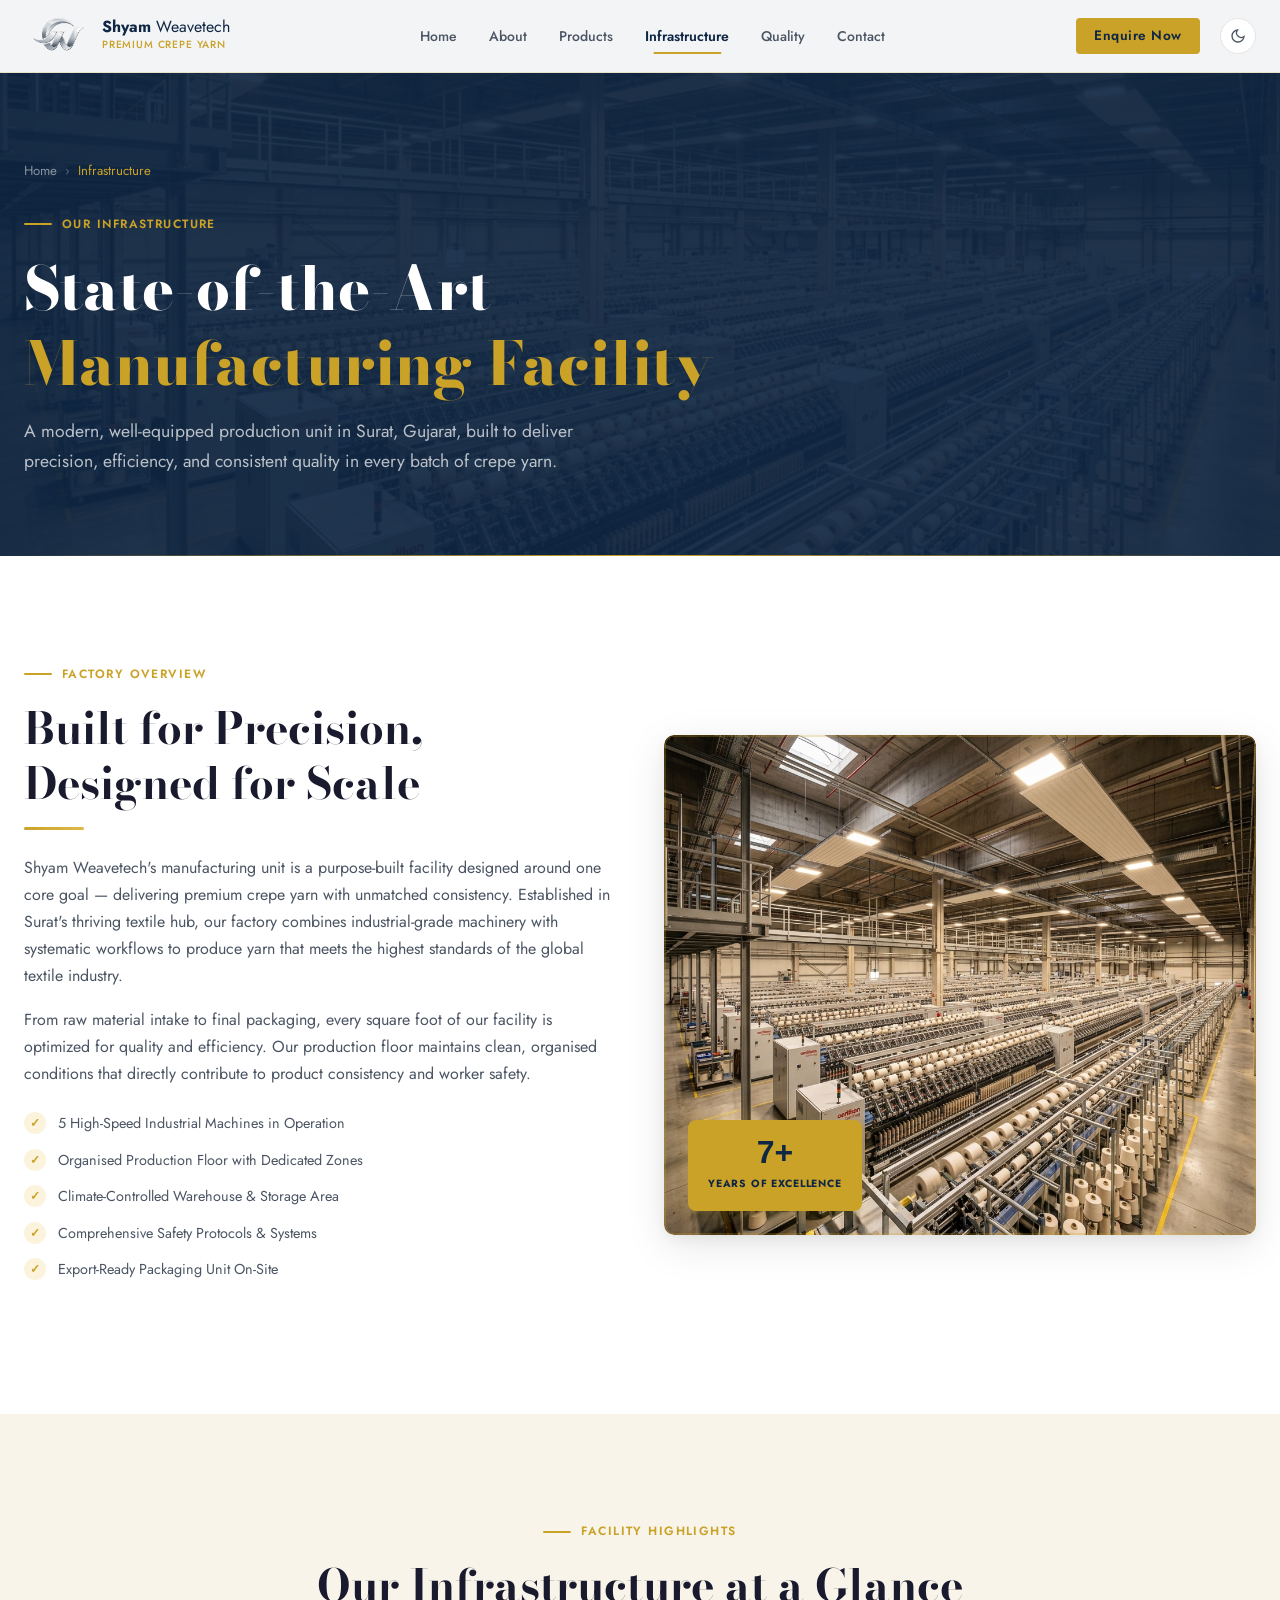
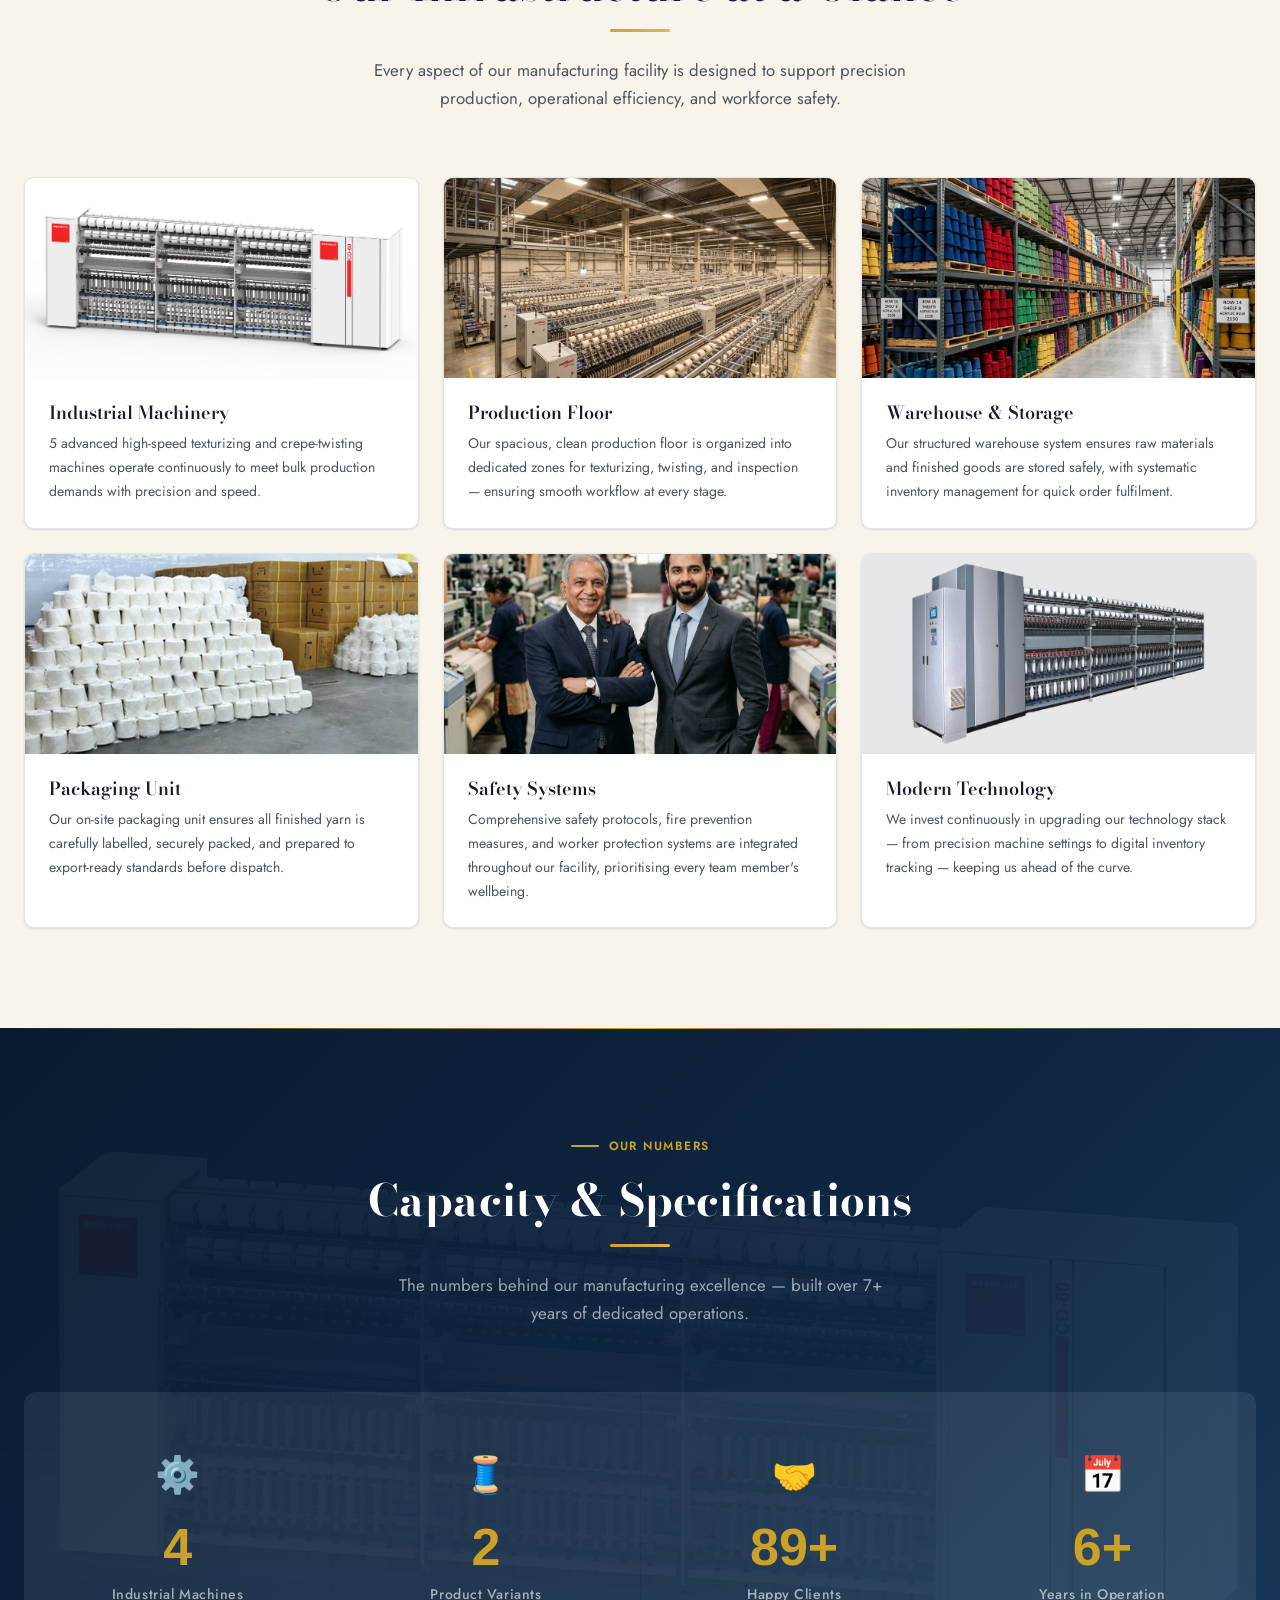
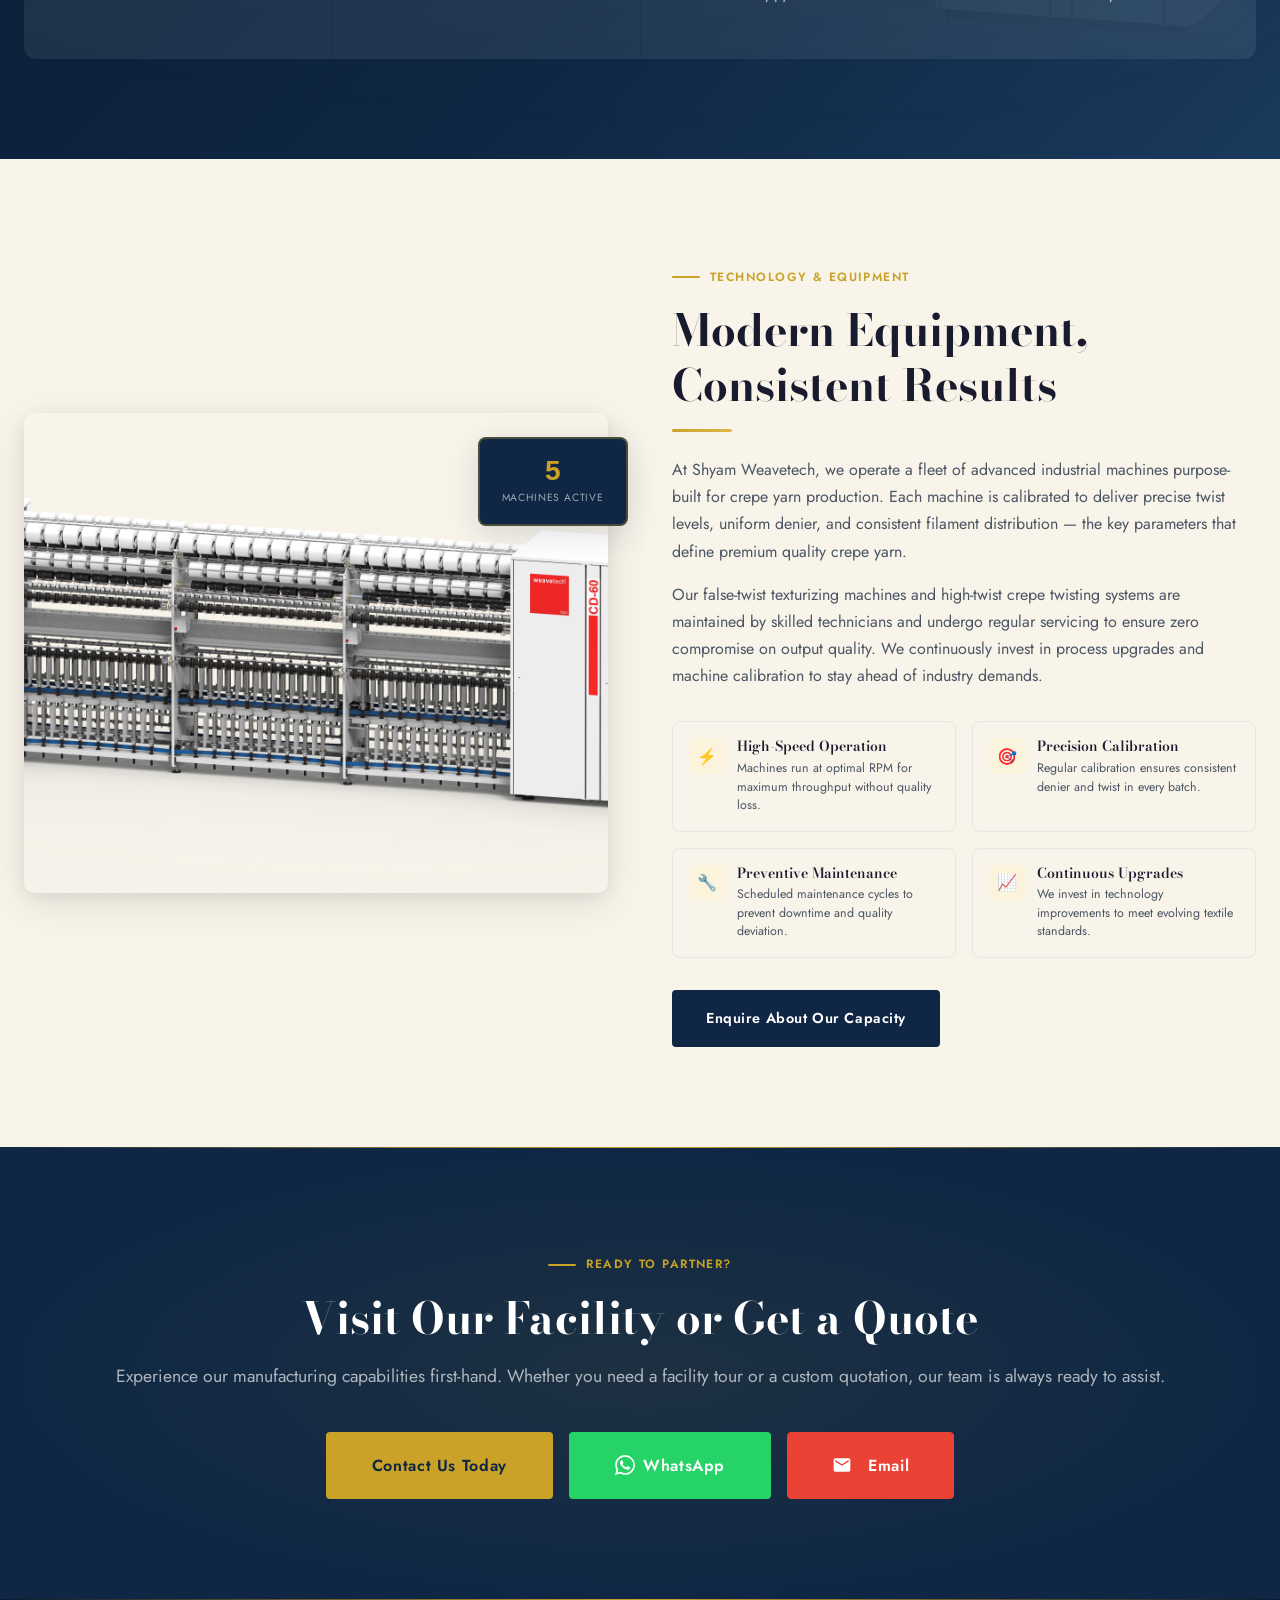
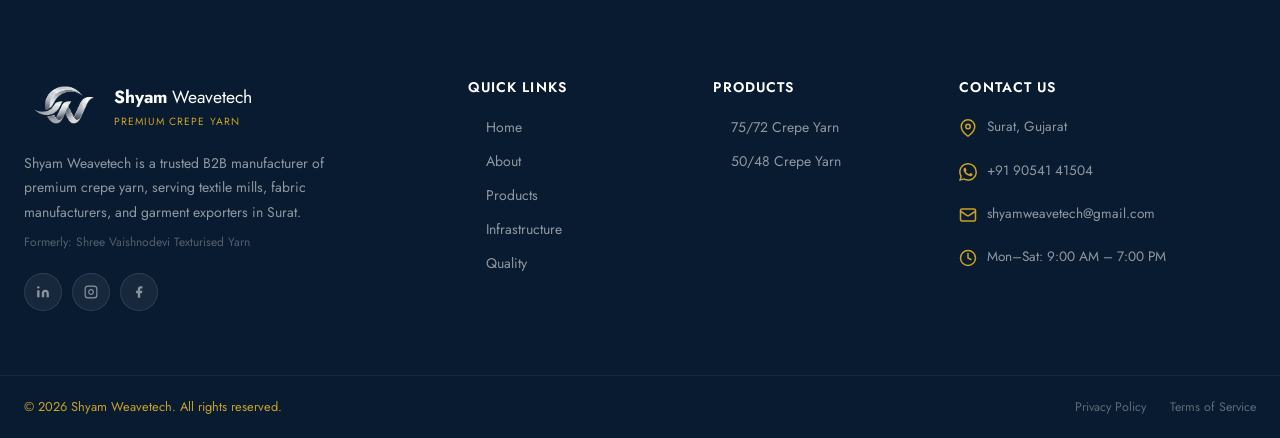
<file: infrastructure.html>
<!DOCTYPE html>
<html lang="en" data-theme="light">

<head>
  <meta charset="UTF-8">
  <meta name="viewport" content="width=device-width, initial-scale=1.0">
  <title>Shyam Weavetech | Premium Crepe Yarn Manufacturer, Surat</title>
  <meta name="description"
    content="Explore Shyam Weavetech's state-of-the-art manufacturing infrastructure in Surat, Gujarat. 5 industrial machines, modern production floor, warehouse, and quality systems.">
  <meta name="keywords"
    content="Shyam Weavetech infrastructure, yarn manufacturing facility, textile manufacturing Surat, industrial machinery, production floor Gujarat">
  <meta property="og:title" content="Infrastructure | Shyam Weavetech">
  <meta property="og:description"
    content="State-of-the-Art Manufacturing Facility in Surat, Gujarat. Modern machinery, organized warehouse, and comprehensive quality systems.">
  <meta property="og:type" content="website">
  <link rel="canonical" href="https://shyamweavetech.com/infrastructure.html">
  <!-- Schema -->
  <script type="application/ld+json">
  {"@context":"https://schema.org","@type":"Organization","name":"Shyam Weavetech","url":"https://shyamweavetech.com","description":"Premium B2B Crepe Yarn Manufacturer with state-of-the-art infrastructure in Surat, Gujarat"}
  </script>
  <link rel="stylesheet" href="css/style.css">
  <link rel="preconnect" href="https://fonts.googleapis.com">
  <link rel="preconnect" href="https://fonts.gstatic.com" crossorigin>
  <style>
    /* ── Infrastructure Page Specific Styles ── */
    .infra-overview-image {
      position: relative;
      border-radius: 10px;
      overflow: hidden;
      box-shadow: var(--shadow-lg);
    }

    .infra-overview-image img {
      width: 100%;
      height: 500px;
      object-fit: cover;
      border-radius: 10px;
      transition: transform 0.6s ease;
    }

    .infra-overview-image:hover img {
      transform: scale(1.03);
    }

    .infra-overview-image::after {
      content: '';
      position: absolute;
      inset: 0;
      border: 2px solid rgba(201, 162, 39, 0.25);
      border-radius: 10px;
      pointer-events: none;
    }

    .infra-overview-badge {
      position: absolute;
      bottom: 24px;
      left: 24px;
      background: var(--gold);
      color: var(--navy);
      border-radius: 8px;
      padding: 16px 20px;
      text-align: center;
      box-shadow: var(--shadow-gold);
    }

    .infra-overview-badge .badge-num {
      font-family: 'Manrope', sans-serif;
      font-weight: 800;
      font-size: 2rem;
      line-height: 1;
      display: block;
    }

    .infra-overview-badge .badge-label {
      font-size: 0.65rem;
      font-weight: 700;
      text-transform: uppercase;
      letter-spacing: 0.08em;
    }

    /* Capacity Stats (dark section) */
    .capacity-section {
      background: linear-gradient(135deg, var(--navy-dark) 0%, var(--navy) 60%, var(--navy-mid) 100%);
      padding: var(--section-pad);
      position: relative;
      overflow: hidden;
    }

    .capacity-section::before {
      content: '';
      position: absolute;
      inset: 0;
      background: url('images/machine.png') center/cover no-repeat;
      opacity: 0.04;
    }

    .capacity-section::after {
      content: '';
      position: absolute;
      top: 0;
      left: 0;
      right: 0;
      height: 1px;
      background: linear-gradient(90deg, transparent, var(--gold), transparent);
    }

    .capacity-grid {
      display: grid;
      grid-template-columns: repeat(4, 1fr);
      gap: 1px;
      background: rgba(255, 255, 255, 0.06);
      border-radius: 12px;
      overflow: hidden;
      position: relative;
      z-index: 1;
    }

    .capacity-card {
      background: rgba(255, 255, 255, 0.02);
      padding: 52px 32px;
      text-align: center;
      position: relative;
      transition: background var(--transition-med);
    }

    .capacity-card:hover {
      background: rgba(201, 162, 39, 0.06);
    }

    .capacity-card::after {
      content: '';
      position: absolute;
      bottom: 0;
      left: 50%;
      transform: translateX(-50%);
      width: 0;
      height: 3px;
      background: var(--gold);
      transition: width var(--transition-med);
      border-radius: 2px;
    }

    .capacity-card:hover::after {
      width: 50%;
    }

    .capacity-icon {
      font-size: 2.25rem;
      display: block;
      margin-bottom: 16px;
    }

    .capacity-number {
      font-family: 'Manrope', sans-serif;
      font-weight: 800;
      font-size: 3.25rem;
      color: var(--gold);
      line-height: 1;
      margin-bottom: 10px;
    }

    .capacity-label {
      font-size: 0.875rem;
      color: rgba(255, 255, 255, 0.6);
      font-weight: 500;
      letter-spacing: 0.04em;
    }

    /* Modern Equipment Section */
    .equipment-section {
      padding: var(--section-pad);
    }

    .equipment-grid {
      display: grid;
      grid-template-columns: 1fr 1fr;
      gap: 64px;
      align-items: center;
    }

    .equipment-image-wrap {
      position: relative;
    }

    .equipment-image-wrap img {
      width: 100%;
      height: 480px;
      object-fit: cover;
      border-radius: 10px;
      box-shadow: var(--shadow-lg);
    }

    .equipment-floating-badge {
      position: absolute;
      top: 24px;
      right: -20px;
      background: var(--navy);
      border: 2px solid rgba(201, 162, 39, 0.3);
      border-radius: 8px;
      padding: 18px 22px;
      text-align: center;
      box-shadow: var(--shadow-navy);
    }

    .equipment-floating-badge .eq-num {
      font-family: 'Manrope', sans-serif;
      font-weight: 800;
      font-size: 1.75rem;
      color: var(--gold);
      display: block;
      line-height: 1;
    }

    .equipment-floating-badge .eq-label {
      font-size: 0.65rem;
      color: rgba(255, 255, 255, 0.6);
      text-transform: uppercase;
      letter-spacing: 0.08em;
      display: block;
      margin-top: 4px;
    }

    .equipment-features {
      display: grid;
      grid-template-columns: 1fr 1fr;
      gap: 16px;
      margin-top: 32px;
    }

    .equipment-feature {
      display: flex;
      align-items: flex-start;
      gap: 12px;
      padding: 16px;
      background: var(--bg-secondary);
      border-radius: 8px;
      border: 1px solid var(--border-color);
      transition: border-color var(--transition-fast);
    }

    .equipment-feature:hover {
      border-color: rgba(201, 162, 39, 0.3);
    }

    .equipment-feature-icon {
      width: 36px;
      height: 36px;
      background: var(--gold-pale);
      border-radius: 6px;
      display: flex;
      align-items: center;
      justify-content: center;
      font-size: 1rem;
      flex-shrink: 0;
    }

    .equipment-feature-text h5 {
      font-size: 0.875rem;
      font-weight: 600;
      color: var(--text-primary);
      margin-bottom: 3px;
    }

    .equipment-feature-text p {
      font-size: 0.775rem;
      color: var(--text-secondary);
      line-height: 1.5;
    }

    /* Responsive overrides for infrastructure page */
    @media (max-width: 900px) {
      .equipment-grid {
        grid-template-columns: 1fr;
        gap: 48px;
      }

      .capacity-grid {
        grid-template-columns: repeat(2, 1fr);
      }

      .equipment-floating-badge {
        right: 12px;
        top: 12px;
      }
    }

    @media (max-width: 640px) {
      .capacity-grid {
        grid-template-columns: 1fr 1fr;
      }

      .equipment-features {
        grid-template-columns: 1fr;
      }

      .infra-overview-image img {
        height: 300px;
      }

      .equipment-image-wrap img {
        height: 300px;
      }
    }
  </style>
  <link rel="icon" href="images/logo2.png" type="image/png">
</head>

<body>



  <!-- Scroll Progress -->
  <div id="scroll-progress"></div>

  <!-- Navigation -->
  <nav id="navbar" role="navigation" aria-label="Main Navigation">
    <div class="nav-inner">
      <a href="index.html" class="nav-logo" aria-label="Shyam Weavetech Home">
        <img src="images/logo2.png" alt="Shyam Weavetech Logo" class="nav-logo-img">
        <div class="nav-logo-text">
          <span class="nav-logo-name"><b>Shyam</b> Weavetech</span>
          <span class="nav-logo-tagline">Premium Crepe Yarn</span>
        </div>
      </a>

      <ul class="nav-links" role="list">
        <li><a href="index.html" class="nav-link" data-i18n="nav_home">Home</a></li>
        <li><a href="about.html" class="nav-link" data-i18n="nav_about">About</a></li>
        <li><a href="products.html" class="nav-link" data-i18n="nav_products">Products</a></li>
        <li><a href="infrastructure.html" class="nav-link active" data-i18n="nav_infrastructure">Infrastructure</a></li>
        <li><a href="quality.html" class="nav-link" data-i18n="nav_quality">Quality</a></li>

        <li><a href="contact.html" class="nav-link" data-i18n="nav_contact">Contact</a></li>
      </ul>

      <div class="nav-actions">

        <a href="contact.html" class="btn btn-gold nav-query-btn"
          style="padding: 8px 16px; font-size: 0.85rem; margin-right: 8px; font-weight: 600; display: inline-flex; align-items: center; justify-content: center; height: 36px;">Enquire
          Now</a>
        <button class="theme-toggle" id="theme-toggle" aria-label="Toggle Dark Mode">
          <svg class="icon-moon" width="16" height="16" fill="none" stroke="currentColor" stroke-width="2"
            viewBox="0 0 24 24">
            <path d="M21 12.79A9 9 0 1111.21 3a7 7 0 009.79 9.79z" />
          </svg>
          <svg class="icon-sun" width="16" height="16" fill="none" stroke="currentColor" stroke-width="2"
            viewBox="0 0 24 24">
            <circle cx="12" cy="12" r="5" />
            <line x1="12" y1="1" x2="12" y2="3" />
            <line x1="12" y1="21" x2="12" y2="23" />
            <line x1="4.22" y1="4.22" x2="5.64" y2="5.64" />
            <line x1="18.36" y1="18.36" x2="19.78" y2="19.78" />
            <line x1="1" y1="12" x2="3" y2="12" />
            <line x1="21" y1="12" x2="23" y2="12" />
            <line x1="4.22" y1="19.78" x2="5.64" y2="18.36" />
            <line x1="18.36" y1="5.64" x2="19.78" y2="4.22" />
          </svg>
        </button>

        <button class="hamburger" id="hamburger" aria-label="Open mobile menu" aria-expanded="false">
          <span></span><span></span><span></span>
        </button>
      </div>
    </div>
  </nav>

  <!-- Mobile Menu -->
  <div id="mobile-menu" class="mobile-menu" role="dialog" aria-label="Mobile Navigation">
    <ul class="mobile-nav-links" role="list">
      <li><a href="index.html" class="mobile-nav-link" data-i18n="nav_home">Home</a></li>
      <li><a href="about.html" class="mobile-nav-link" data-i18n="nav_about">About</a></li>
      <li><a href="products.html" class="mobile-nav-link" data-i18n="nav_products">Products</a></li>
      <li><a href="infrastructure.html" class="mobile-nav-link" data-i18n="nav_infrastructure">Infrastructure</a></li>
      <li><a href="quality.html" class="mobile-nav-link" data-i18n="nav_quality">Quality</a></li>

      <li><a href="contact.html" class="mobile-nav-link" data-i18n="nav_contact">Contact</a></li>
    </ul>
    <div style="display:flex;gap:8px;padding:0 16px;">

      <a href="contact.html" class="btn btn-gold nav-query-btn"
        style="padding: 8px 16px; font-size: 0.85rem; margin-right: 8px; font-weight: 600; display: inline-flex; align-items: center; justify-content: center; height: 36px;">Enquire
        Now</a>
      <button class="theme-toggle" id="theme-toggle-mobile" aria-label="Toggle Dark Mode" style="margin-left:auto;"
        onclick="document.getElementById('theme-toggle').click()">
        <svg class="icon-moon" width="16" height="16" fill="none" stroke="currentColor" stroke-width="2"
          viewBox="0 0 24 24">
          <path d="M21 12.79A9 9 0 1111.21 3a7 7 0 009.79 9.79z" />
        </svg>
        <svg class="icon-sun" width="16" height="16" fill="none" stroke="currentColor" stroke-width="2"
          viewBox="0 0 24 24">
          <circle cx="12" cy="12" r="5" />
          <line x1="12" y1="1" x2="12" y2="3" />
          <line x1="12" y1="21" x2="12" y2="23" />
          <line x1="4.22" y1="4.22" x2="5.64" y2="5.64" />
          <line x1="18.36" y1="18.36" x2="19.78" y2="19.78" />
          <line x1="1" y1="12" x2="3" y2="12" />
          <line x1="21" y1="12" x2="23" y2="12" />
          <line x1="4.22" y1="19.78" x2="5.64" y2="18.36" />
          <line x1="18.36" y1="5.64" x2="19.78" y2="4.22" />
        </svg>
      </button>
    </div>
  </div>

  <!-- ══════════════════ PAGE HERO ══════════════════ -->
  <section class="page-hero" aria-labelledby="infra-hero-heading">
    <div class="container">
      <nav class="breadcrumb" aria-label="Breadcrumb">
        <a href="index.html">Home</a>
        <span class="sep" aria-hidden="true">›</span>
        <span class="current" aria-current="page">Infrastructure</span>
      </nav>
      <div class="section-label" data-i18n="infra_label">Our Infrastructure</div>
      <h1 id="infra-hero-heading">State-of-the-Art<br><em style="color:var(--gold);font-style:normal;">Manufacturing
          Facility</em></h1>
      <p>A modern, well-equipped production unit in Surat, Gujarat, built to deliver precision, efficiency, and
        consistent quality in every batch of crepe yarn.</p>
    </div>
  </section>

  <!-- ══════════════════ FACTORY OVERVIEW ══════════════════ -->
  <section class="section" aria-labelledby="overview-heading">
    <div class="container">
      <div class="grid-2">
        <!-- Text Left -->
        <div class="slide-left">
          <div class="section-label" data-i18n="infra_label">Factory Overview</div>
          <h2 id="overview-heading">Built for Precision,<br>Designed for Scale</h2>
          <div class="gold-line"></div>
          <p>Shyam Weavetech's manufacturing unit is a purpose-built facility designed around one core goal — delivering
            premium crepe yarn with unmatched consistency. Established in Surat's thriving textile hub, our factory
            combines industrial-grade machinery with systematic workflows to produce yarn that meets the highest
            standards of the global textile industry.</p>
          <p style="margin-top:16px;">From raw material intake to final packaging, every square foot of our facility is
            optimized for quality and efficiency. Our production floor maintains clean, organised conditions that
            directly contribute to product consistency and worker safety.</p>
          <ul class="check-list" role="list" style="margin-top:24px;">
            <li class="check-item"><span class="check-icon" aria-hidden="true">✓</span><span>5 High-Speed Industrial
                Machines in Operation</span></li>
            <li class="check-item"><span class="check-icon" aria-hidden="true">✓</span><span>Organised Production Floor
                with Dedicated Zones</span></li>
            <li class="check-item"><span class="check-icon" aria-hidden="true">✓</span><span>Climate-Controlled
                Warehouse &amp; Storage Area</span></li>
            <li class="check-item"><span class="check-icon" aria-hidden="true">✓</span><span>Comprehensive Safety
                Protocols &amp; Systems</span></li>
            <li class="check-item"><span class="check-icon" aria-hidden="true">✓</span><span>Export-Ready Packaging Unit
                On-Site</span></li>
          </ul>
        </div>
        <!-- Image Right -->
        <div class="slide-right">
          <div class="infra-overview-image">
            <img src="images/factory-floor.png" alt="Shyam Weavetech manufacturing facility floor" width="600"
              height="500" loading="lazy">
            <div class="infra-overview-badge">
              <span class="badge-num">7+</span>
              <span class="badge-label">Years of Excellence</span>
            </div>
          </div>
        </div>
      </div>
    </div>
  </section>

  <!-- ══════════════════ 6-CARD INFRA GRID ══════════════════ -->
  <section class="section-cream" aria-labelledby="infra-cards-heading">
    <div class="container">
      <div class="section-header centered fade-up">
        <div class="section-label">Facility Highlights</div>
        <h2 id="infra-cards-heading">Our Infrastructure at a Glance</h2>
        <div class="gold-line centered"></div>
        <p>Every aspect of our manufacturing facility is designed to support precision production, operational
          efficiency, and workforce safety.</p>
      </div>
      <div class="grid-6">

        <!-- Card 1: Industrial Machinery -->
        <article class="infra-card fade-up delay-1">
          <div class="infra-card-img">
            <img src="images/machine.png" alt="Industrial yarn manufacturing machinery" width="400" height="200"
              loading="lazy">
          </div>
          <div class="infra-card-body">
            <h4>Industrial Machinery</h4>
            <p>5 advanced high-speed texturizing and crepe-twisting machines operate continuously to meet bulk
              production demands with precision and speed.</p>
          </div>
        </article>

        <!-- Card 2: Production Floor -->
        <article class="infra-card fade-up delay-2">
          <div class="infra-card-img">
            <img src="images/factory-floor.png" alt="Clean and organised production floor" width="400" height="200"
              loading="lazy">
          </div>
          <div class="infra-card-body">
            <h4>Production Floor</h4>
            <p>Our spacious, clean production floor is organized into dedicated zones for texturizing, twisting, and
              inspection — ensuring smooth workflow at every stage.</p>
          </div>
        </article>

        <!-- Card 3: Warehouse & Storage -->
        <article class="infra-card fade-up delay-3">
          <div class="infra-card-img">
            <img src="images/warehouse.png" alt="Organised warehouse and yarn storage area" width="400" height="200"
              loading="lazy">
          </div>
          <div class="infra-card-body">
            <h4>Warehouse &amp; Storage</h4>
            <p>Our structured warehouse system ensures raw materials and finished goods are stored safely, with
              systematic inventory management for quick order fulfilment.</p>
          </div>
        </article>

        <!-- Card 4: Packaging Unit -->
        <article class="infra-card fade-up delay-1">
          <div class="infra-card-img">
            <img src="images/yarn-carton-box.jpg" alt="Packaging and dispatch unit" width="400" height="200"
              loading="lazy">
          </div>
          <div class="infra-card-body">
            <h4>Packaging Unit</h4>
            <p>Our on-site packaging unit ensures all finished yarn is carefully labelled, securely packed, and prepared
              to export-ready standards before dispatch.</p>
          </div>
        </article>

        <!-- Card 5: Safety Systems -->
        <article class="infra-card fade-up delay-2">
          <div class="infra-card-img">
            <img src="images/leadership-team.png" alt="Safety and workforce management systems" width="400" height="200"
              loading="lazy">
          </div>
          <div class="infra-card-body">
            <h4>Safety Systems</h4>
            <p>Comprehensive safety protocols, fire prevention measures, and worker protection systems are integrated
              throughout our facility, prioritising every team member's wellbeing.</p>
          </div>
        </article>

        <!-- Card 6: Modern Technology -->
        <article class="infra-card fade-up delay-3">
          <div class="infra-card-img">
            <img src="images/machine2.jpg" alt="Modern technology and process control systems" width="400" height="200"
              loading="lazy">
          </div>
          <div class="infra-card-body">
            <h4>Modern Technology</h4>
            <p>We invest continuously in upgrading our technology stack — from precision machine settings to digital
              inventory tracking — keeping us ahead of the curve.</p>
          </div>
        </article>

      </div>
    </div>
  </section>



  <!-- ══════════════════ CAPACITY / SPECS STATS ══════════════════ -->
  <section class="capacity-section" aria-labelledby="capacity-heading">
    <div class="container">
      <div class="section-header centered fade-up" style="position:relative;z-index:1;">
        <div class="section-label text-gold">Our Numbers</div>
        <h2 id="capacity-heading" style="color:var(--white);">Capacity &amp; Specifications</h2>
        <div class="gold-line centered"></div>
        <p style="color:rgba(255,255,255,0.6);max-width:500px;margin:0 auto;">The numbers behind our manufacturing
          excellence — built over 7+ years of dedicated operations.</p>
      </div>
      <div class="capacity-grid">
        <div class="capacity-card fade-up delay-1">
          <span class="capacity-icon" aria-hidden="true">⚙️</span>
          <div class="capacity-number" data-count="5" aria-label="5 industrial machines">5</div>
          <div class="capacity-label">Industrial Machines</div>
        </div>
        <div class="capacity-card fade-up delay-2">
          <span class="capacity-icon" aria-hidden="true">🧵</span>
          <div class="capacity-number" data-count="2" aria-label="2 product variants">2</div>
          <div class="capacity-label">Product Variants</div>
        </div>
        <div class="capacity-card fade-up delay-3">
          <span class="capacity-icon" aria-hidden="true">🤝</span>
          <div class="capacity-number" data-count="100" data-suffix="+" aria-label="100 plus clients">100+</div>
          <div class="capacity-label">Happy Clients</div>
        </div>
        <div class="capacity-card fade-up delay-4">
          <span class="capacity-icon" aria-hidden="true">📅</span>
          <div class="capacity-number" data-count="7" data-suffix="+" aria-label="7 plus years">7+</div>
          <div class="capacity-label">Years in Operation</div>
        </div>
      </div>
    </div>
  </section>

  <!-- ══════════════════ MODERN EQUIPMENT ══════════════════ -->
  <section class="equipment-section section-cream" aria-labelledby="equipment-heading">
    <div class="container">
      <div class="equipment-grid">
        <!-- Image Left -->
        <div class="slide-left">
          <div class="equipment-image-wrap">
            <img src="images/machine.png" alt="Modern high-speed yarn texturizing machines" width="600" height="480"
              loading="lazy">
            <div class="equipment-floating-badge">
              <span class="eq-num">5</span>
              <span class="eq-label">Machines Active</span>
            </div>
          </div>
        </div>
        <!-- Content Right -->
        <div class="slide-right">
          <div class="section-label">Technology &amp; Equipment</div>
          <h2 id="equipment-heading">Modern Equipment,<br>Consistent Results</h2>
          <div class="gold-line"></div>
          <p>At Shyam Weavetech, we operate a fleet of advanced industrial machines purpose-built for crepe yarn
            production. Each machine is calibrated to deliver precise twist levels, uniform denier, and consistent
            filament distribution — the key parameters that define premium quality crepe yarn.</p>
          <p style="margin-top:16px;">Our false-twist texturizing machines and high-twist crepe twisting systems are
            maintained by skilled technicians and undergo regular servicing to ensure zero compromise on output quality.
            We continuously invest in process upgrades and machine calibration to stay ahead of industry demands.</p>
          <div class="equipment-features">
            <div class="equipment-feature">
              <div class="equipment-feature-icon" aria-hidden="true">⚡</div>
              <div class="equipment-feature-text">
                <h5>High-Speed Operation</h5>
                <p>Machines run at optimal RPM for maximum throughput without quality loss.</p>
              </div>
            </div>
            <div class="equipment-feature">
              <div class="equipment-feature-icon" aria-hidden="true">🎯</div>
              <div class="equipment-feature-text">
                <h5>Precision Calibration</h5>
                <p>Regular calibration ensures consistent denier and twist in every batch.</p>
              </div>
            </div>
            <div class="equipment-feature">
              <div class="equipment-feature-icon" aria-hidden="true">🔧</div>
              <div class="equipment-feature-text">
                <h5>Preventive Maintenance</h5>
                <p>Scheduled maintenance cycles to prevent downtime and quality deviation.</p>
              </div>
            </div>
            <div class="equipment-feature">
              <div class="equipment-feature-icon" aria-hidden="true">📈</div>
              <div class="equipment-feature-text">
                <h5>Continuous Upgrades</h5>
                <p>We invest in technology improvements to meet evolving textile standards.</p>
              </div>
            </div>
          </div>
          <a href="contact.html" class="btn btn-primary mt-32" id="equipment-enquire-btn">Enquire About Our Capacity</a>
        </div>
      </div>
    </div>
  </section>

  <!-- ══════════════════ CTA ══════════════════ -->
  <section class="cta-section" aria-labelledby="infra-cta-heading">
    <div class="container">
      <div class="section-label text-gold centered fade-up" style="justify-content:center;">Ready to Partner?</div>
      <h2 id="infra-cta-heading" class="fade-up">Visit Our Facility or Get a Quote</h2>
      <p class="fade-up">Experience our manufacturing capabilities first-hand. Whether you need a facility tour or a
        custom quotation, our team is always ready to assist.</p>
      <div class="cta-buttons fade-up">
        <a href="contact.html" class="btn btn-gold btn-lg" id="infra-cta-contact-btn">Contact Us Today</a>
        <div class="cta-actions" style="display: flex; gap: 16px; justify-content: center; flex-wrap: wrap;">
          <a href="#" class="btn btn-whatsapp btn-lg" data-wa="general">
            <svg width="20" height="20" viewBox="0 0 24 24" fill="currentColor">
              <path
                d="M17.472 14.382c-.297-.149-1.758-.867-2.03-.967-.273-.099-.471-.148-.67.15-.197.297-.767.966-.94 1.164-.173.199-.347.223-.644.075-.297-.15-1.255-.463-2.39-1.475-.883-.788-1.48-1.761-1.653-2.059-.173-.297-.018-.458.13-.606.134-.133.298-.347.446-.52.149-.174.198-.298.298-.497.099-.198.05-.371-.025-.52-.075-.149-.669-1.612-.916-2.207-.242-.579-.487-.5-.669-.51-.173-.008-.371-.01-.57-.01-.198 0-.52.074-.792.372-.272.297-1.04 1.016-1.04 2.479 0 1.462 1.065 2.875 1.213 3.074.149.198 2.096 3.2 5.077 4.487.709.306 1.262.489 1.694.625.712.227 1.36.195 1.871.118.571-.085 1.758-.719 2.006-1.413.248-.694.248-1.289.173-1.413-.074-.124-.272-.198-.57-.347m-5.421 7.403h-.004a9.87 9.87 0 01-5.031-1.378l-.361-.214-3.741.982.998-3.648-.235-.374a9.86 9.86 0 01-1.51-5.26c.001-5.45 4.436-9.884 9.888-9.884 2.64 0 5.122 1.03 6.988 2.898a9.825 9.825 0 012.893 6.994c-.003 5.45-4.437 9.884-9.885 9.884m8.413-18.297A11.815 11.815 0 0012.05 0C5.495 0 .16 5.335.157 11.892c0 2.096.547 4.142 1.588 5.945L.057 24l6.305-1.654a11.882 11.882 0 005.683 1.448h.005c6.554 0 11.89-5.335 11.893-11.893a11.821 11.821 0 00-3.48-8.413z" />
            </svg>
            WhatsApp
          </a>

          <a href="#" class="btn btn-gmail btn-lg email-modal-trigger">
            <svg width="20" height="20" viewBox="0 0 24 24" fill="currentColor">
              <path
                d="M20 4H4C2.9 4 2.01 4.9 2.01 6L2 18C2 19.1 2.9 20 4 20H20C21.1 20 22 19.1 22 18V6C22 4.9 21.1 4 20 4ZM20 8L12 13L4 8V6L12 11L20 6V8Z" />
            </svg>
            Email
          </a>
        </div>
      </div>
    </div>
  </section>

  <!-- ══════════════════ FOOTER ══════════════════ -->
  <footer id="footer" role="contentinfo">
    <div class="container">
      <div class="footer-grid">
        <!-- Brand -->
        <div class="footer-brand">
          <div class="footer-logo-wrap">
            <img src="images/logo2.png" alt="Shyam Weavetech Logo" class="footer-logo-img">
            <div>
              <div class="footer-logo-name"><b>Shyam</b> Weavetech</div>
              <div class="footer-logo-tagline" data-i18n="footer_tagline">Premium Crepe Yarn</div>
            </div>
          </div>
          <p data-i18n="footer_about">Shyam Weavetech is a trusted B2B manufacturer of premium crepe yarn, serving
            textile mills, fabric manufacturers, and garment exporters in Surat.</p>
          <p style="font-size:0.75rem;color:rgba(255,255,255,0.3);margin-top:8px;" data-i18n="footer_prev_name">
            Formerly: Shree Vaishnodevi Texturised Yarn</p>
          <div class="social-links" role="list" aria-label="Social Media Links">
            <div class="social-link" role="listitem" aria-label="LinkedIn - Coming Soon" tabindex="0">
              <svg width="14" height="14" viewBox="0 0 24 24" fill="currentColor">
                <path d="M16 8a6 6 0 0 1 6 6v7h-4v-7a2 2 0 0 0-2-2 2 2 0 0 0-2 2v7h-4v-7a6 6 0 0 1 6-6z" />
                <rect x="2" y="9" width="4" height="12" />
                <circle cx="4" cy="4" r="2" />
              </svg>
              <span class="social-tooltip" data-i18n="coming_soon">Coming Soon</span>
            </div>
            <div class="social-link" role="listitem" aria-label="Instagram - Coming Soon" tabindex="0">
              <svg width="14" height="14" viewBox="0 0 24 24" fill="none" stroke="currentColor" stroke-width="2">
                <rect x="2" y="2" width="20" height="20" rx="5" ry="5" />
                <path d="M16 11.37A4 4 0 1 1 12.63 8 4 4 0 0 1 16 11.37z" />
                <line x1="17.5" y1="6.5" x2="17.51" y2="6.5" />
              </svg>
              <span class="social-tooltip" data-i18n="coming_soon">Coming Soon</span>
            </div>
            <div class="social-link" role="listitem" aria-label="Facebook - Coming Soon" tabindex="0">
              <svg width="14" height="14" viewBox="0 0 24 24" fill="currentColor">
                <path d="M18 2h-3a5 5 0 0 0-5 5v3H7v4h3v8h4v-8h3l1-4h-4V7a1 1 0 0 1 1-1h3z" />
              </svg>
              <span class="social-tooltip" data-i18n="coming_soon">Coming Soon</span>
            </div>
          </div>
        </div>
        <!-- Quick Links -->
        <div>
          <h3 class="footer-heading" data-i18n="footer_quick_links">Quick Links</h3>
          <nav class="footer-links" aria-label="Footer navigation">
            <a href="index.html" class="footer-link" data-i18n="nav_home">Home</a>
            <a href="about.html" class="footer-link" data-i18n="nav_about">About</a>
            <a href="products.html" class="footer-link" data-i18n="nav_products">Products</a>
            <a href="infrastructure.html" class="footer-link" data-i18n="nav_infrastructure">Infrastructure</a>
            <a href="quality.html" class="footer-link" data-i18n="nav_quality">Quality</a>

          </nav>
        </div>
        <!-- Products -->
        <div>
          <h3 class="footer-heading" data-i18n="footer_products_col">Products</h3>
          <nav class="footer-links" aria-label="Product links">
            <a href="products.html" class="footer-link">75/72 Crepe Yarn</a>
            <a href="products.html" class="footer-link">50/48 Crepe Yarn</a>
          </nav>
        </div>
        <!-- Contact -->
        <div>
          <h3 class="footer-heading" data-i18n="footer_contact_col">Contact Us</h3>
          <div class="footer-contact-item">
            <span class="footer-contact-icon" aria-hidden="true"><svg width="18" height="18" viewBox="0 0 24 24"
                fill="none" stroke="currentColor" stroke-width="2" stroke-linecap="round" stroke-linejoin="round">
                <path d="M21 10c0 7-9 13-9 13s-9-6-9-13a9 9 0 0 1 18 0z"></path>
                <circle cx="12" cy="10" r="3"></circle>
              </svg></span>
            <span class="footer-contact-text" data-i18n="address_val">Surat, Gujarat</span>
          </div>
          <div class="footer-contact-item">
            <span class="footer-contact-icon" aria-hidden="true"><svg width="18" height="18" viewBox="0 0 24 24"
                fill="currentColor">
                <path
                  d="M17.472 14.382c-.297-.149-1.758-.867-2.03-.967-.273-.099-.471-.148-.67.15-.197.297-.767.966-.94 1.164-.173.199-.347.223-.644.075-.297-.15-1.255-.463-2.39-1.475-.888-.788-1.489-1.761-1.663-2.06-.173-.297-.018-.458.13-.606.134-.133.298-.347.446-.52.149-.174.198-.298.298-.497.099-.198.05-.371-.025-.52-.075-.149-.669-1.612-.916-2.207-.242-.579-.487-.5-.669-.51a5.8 5.8 0 0 0-.57-.01c-.198 0-.52.074-.792.372-.272.297-1.04 1.016-1.04 2.479 0 1.462 1.065 2.875 1.213 3.074.149.198 2.096 3.2 5.077 4.487.709.306 1.262.489 1.694.625.712.227 1.36.195 1.871.118.571-.085 1.758-.719 2.006-1.413.248-.694.248-1.289.173-1.413-.074-.124-.272-.198-.57-.347m-5.421 7.403h-.004a9.87 9.87 0 0 1-5.031-1.378l-.361-.214-3.741.982.998-3.648-.235-.374a9.86 9.86 0 0 1-1.51-5.26c.001-5.45 4.436-9.884 9.888-9.884 2.64 0 5.122 1.03 6.988 2.898a9.82 9.82 0 0 1 2.893 6.994c-.003 5.45-4.437 9.884-9.885 9.884m8.413-18.297A11.815 11.815 0 0 0 12.05 0C5.495 0 .16 5.335.157 11.892c0 2.096.547 4.142 1.588 5.945L.057 24l6.305-1.654a11.882 11.882 0 0 0 5.683 1.448h.005c6.554 0 11.89-5.335 11.893-11.893a11.821 11.821 0 0 0-3.48-8.413Z" />
              </svg></span>
            <span class="footer-contact-text"><a href="tel:+919054141504">+91 90541 41504</a></span>
          </div>
          <div class="footer-contact-item">
            <span class="footer-contact-icon" aria-hidden="true"><svg width="18" height="18" viewBox="0 0 24 24"
                fill="none" stroke="currentColor" stroke-width="2" stroke-linecap="round" stroke-linejoin="round">
                <rect x="2" y="4" width="20" height="16" rx="2"></rect>
                <path d="m22 7-8.97 5.7a1.94 1.94 0 0 1-2.06 0L2 7"></path>
              </svg></span>
            <span class="footer-contact-text"><a
                href="mailto:shyamweavetech@gmail.com">shyamweavetech@gmail.com</a></span>
          </div>
          <div class="footer-contact-item">
            <span class="footer-contact-icon" aria-hidden="true"><svg width="18" height="18" viewBox="0 0 24 24"
                fill="none" stroke="currentColor" stroke-width="2" stroke-linecap="round" stroke-linejoin="round">
                <circle cx="12" cy="12" r="10"></circle>
                <polyline points="12 6 12 12 16 14"></polyline>
              </svg></span>
            <span class="footer-contact-text" data-i18n="hours_val">Mon–Sat: 9:00 AM – 7:00 PM</span>
          </div>

        </div>
      </div>
    </div>

    <hr class="footer-divider">

    <div class="container">
      <div class="footer-bottom">
        <p class="footer-copyright">
          <span data-i18n="footer_copyright">© 2026 <span>Shyam Weavetech</span>. All rights reserved.</span>
        </p>
        <div class="footer-bottom-links">
          <a href="contact.html" class="footer-bottom-link">Privacy Policy</a>
          <a href="contact.html" class="footer-bottom-link">Terms of Service</a>
        </div>
      </div>
    </div>
  </footer>

  <!-- WhatsApp Float -->



  <!-- Scroll To Top -->
  <button id="scroll-top" aria-label="Scroll to top" title="Back to top">
    <svg width="18" height="18" fill="none" stroke="currentColor" stroke-width="2.5" viewBox="0 0 24 24"
      aria-hidden="true">
      <polyline points="18 15 12 9 6 15" />
    </svg>
  </button>


  <script src="js/main.js"></script>

  <!-- ══════════════════ GENERAL WHATSAPP MODAL ══════════════════ -->
  <div id="wa-general-modal-overlay" class="wa-modal-overlay" aria-hidden="true">
    <div class="wa-modal-box" role="dialog" aria-modal="true" aria-labelledby="wa-general-modal-title">
      <button id="wa-general-modal-close" class="wa-modal-close" aria-label="Close modal">
        <svg width="24" height="24" viewBox="0 0 24 24" fill="none" stroke="currentColor" stroke-width="2">
          <line x1="18" y1="6" x2="6" y2="18"></line>
          <line x1="6" y1="6" x2="18" y2="18"></line>
        </svg>
      </button>
      <h2 id="wa-general-modal-title" style="color:var(--text-primary);">WhatsApp Us</h2>
      <p class="wa-modal-subtitle">Please provide a few details so we can assist you better.</p>

      <form id="wa-general-modal-form">
        <div class="form-group">
          <label class="form-label" for="wa-general-modal-purpose">Purpose of Contact</label>
          <div class="select-wrapper">
            <select class="form-control" id="wa-general-modal-purpose" required>
              <option value="" disabled selected>Select a purpose...</option>
              <option value="Casual Inquiry">Casual Inquiry</option>
              <option value="Business Related">Business Related</option>
              <option value="Order Related">Order Related</option>
              <option value="Issue Related">Issue Related</option>
              <option value="Bill Related">Bill Related</option>
              <option value="Payment Related">Payment Related</option>
            </select>
            <div class="select-arrow"
              style="pointer-events:none; position:absolute; right:12px; top:50%; transform:translateY(-50%); font-size:12px; color:var(--text-secondary);">
              ▼</div>
          </div>
        </div>

        <div class="form-group">
          <label class="form-label" for="wa-general-modal-name">Your Name</label>
          <input type="text" class="form-control" id="wa-general-modal-name" placeholder="John Doe" required>
        </div>

        <div class="form-group">
          <label class="form-label" for="wa-general-modal-message">Message Details</label>
          <textarea class="form-control" id="wa-general-modal-message" rows="4"
            placeholder="Tell us how we can help you..." required></textarea>
        </div>

        <button type="submit" id="wa-general-modal-submit" class="btn btn-whatsapp w-full"
          style="justify-content:center;">
          <svg width="18" height="18" viewBox="0 0 24 24" fill="currentColor" style="margin-right:8px;">
            <path
              d="M17.472 14.382c-.297-.149-1.758-.867-2.03-.967-.273-.099-.471-.148-.67.15-.197.297-.767.966-.94 1.164-.173.199-.347.223-.644.075-.297-.15-1.255-.463-2.39-1.475-.883-.788-1.48-1.761-1.653-2.059-.173-.297-.018-.458.13-.606.134-.133.298-.347.446-.52.149-.174.198-.298.298-.497.099-.198.05-.371-.025-.52-.075-.149-.669-1.612-.916-2.207-.242-.579-.487-.5-.669-.51-.173-.008-.371-.01-.57-.01-.198 0-.52.074-.792.372-.272.297-1.04 1.016-1.04 2.479 0 1.462 1.065 2.875 1.213 3.074.149.198 2.096 3.2 5.077 4.487.709.306 1.262.489 1.694.625.712.227 1.36.195 1.871.118.571-.085 1.758-.719 2.006-1.413.248-.694.248-1.289.173-1.413-.074-.124-.272-.198-.57-.347m-5.421 7.403h-.004a9.87 9.87 0 01-5.031-1.378l-.361-.214-3.741.982.998-3.648-.235-.374a9.86 9.86 0 01-1.51-5.26c.001-5.45 4.436-9.884 9.888-9.884 2.64 0 5.122 1.03 6.988 2.898a9.825 9.825 0 012.893 6.994c-.003 5.45-4.437 9.884-9.885 9.884m8.413-18.297A11.815 11.815 0 0012.05 0C5.495 0 .16 5.335.157 11.892c0 2.096.547 4.142 1.588 5.945L.057 24l6.305-1.654a11.882 11.882 0 005.683 1.448h.005c6.554 0 11.89-5.335 11.893-11.893a11.821 11.821 0 00-3.48-8.413z" />
          </svg>
          <span id="wa-general-modal-btn-text">Start WhatsApp Chat</span>
        </button>
      </form>
    </div>
  </div>

  <!-- ══════════════════ EMAIL MODAL ══════════════════ -->
  <div id="email-modal-overlay" class="email-modal-overlay" aria-hidden="true">
    <div class="email-modal-box" role="dialog" aria-modal="true" aria-labelledby="email-modal-title">
      <button id="email-modal-close" class="email-modal-close" aria-label="Close modal">
        <svg width="24" height="24" viewBox="0 0 24 24" fill="none" stroke="currentColor" stroke-width="2">
          <line x1="18" y1="6" x2="6" y2="18"></line>
          <line x1="6" y1="6" x2="18" y2="18"></line>
        </svg>
      </button>
      <h2 id="email-modal-title">Send us an Email</h2>
      <p class="email-modal-subtitle">Please provide a few details so we can assist you better.</p>

      <form id="email-modal-form">
        <div class="form-group">
          <label class="form-label" for="email-modal-purpose">Purpose of Email</label>
          <div class="select-wrapper">
            <select class="form-control" id="email-modal-purpose" required>
              <option value="" disabled selected>Select a purpose...</option>
              <option value="Casual Inquiry">Casual Inquiry</option>
              <option value="Business Related">Business Related</option>
              <option value="Order Related">Order Related</option>
              <option value="Issue Related">Issue Related</option>
              <option value="Bill Related">Bill Related</option>
              <option value="Payment Related">Payment Related</option>
            </select>
            <div class="select-arrow"
              style="pointer-events:none; position:absolute; right:12px; top:50%; transform:translateY(-50%); font-size:12px; color:var(--text-secondary);">
              ▼</div>
          </div>
        </div>

        <div class="form-group">
          <label class="form-label" for="email-modal-name">Your Name</label>
          <input type="text" class="form-control" id="email-modal-name" placeholder="John Doe" required>
        </div>

        <div class="form-group">
          <label class="form-label" for="email-modal-email">Your Email</label>
          <input type="email" class="form-control" name="email" id="email-modal-email" placeholder="john@example.com"
            required>
        </div>
        <div class="form-group">
          <label class="form-label" for="email-modal-phone">Contact Number</label>
          <input type="tel" class="form-control" id="email-modal-phone" placeholder="+91 XXXXX XXXXX" required>
        </div>

        <div class="form-group">
          <label class="form-label" for="email-modal-message">Message Details</label>
          <textarea class="form-control" id="email-modal-message" rows="4"
            placeholder="Tell us more about your inquiry..." required></textarea>
        </div>

        <button type="submit" id="email-modal-submit" class="btn btn-gold w-full" style="justify-content:center;">
          <span id="email-modal-btn-text">Send Message</span>
        </button>
      </form>
    </div>
  </div>


  <!-- ══════════════════ PRODUCT EMAIL MODAL ══════════════════ -->
  <div id="email-product-modal-overlay" class="wa-modal-overlay" aria-hidden="true">
    <div class="wa-modal-box" role="dialog" aria-modal="true" aria-labelledby="email-product-modal-title">
      <button id="email-product-modal-close" class="wa-modal-close" aria-label="Close modal">
        <svg width="24" height="24" viewBox="0 0 24 24" fill="none" stroke="currentColor" stroke-width="2">
          <line x1="18" y1="6" x2="6" y2="18"></line>
          <line x1="6" y1="6" x2="18" y2="18"></line>
        </svg>
      </button>
      <h2 id="email-product-modal-title" style="color:var(--text-primary);">Enquire via Email</h2>
      <p class="wa-modal-subtitle">Please provide your details below to request a quote.</p>

      <form id="email-product-modal-form">
        <div class="form-group">
          <label class="form-label" for="email-product-modal-product">Product</label>
          <input type="text" class="form-control" id="email-product-modal-product" readonly
            style="opacity: 0.8; cursor: not-allowed;">
        </div>

        <div class="form-group">
          <label class="form-label" for="email-product-modal-name">Name</label>
          <input type="text" class="form-control" id="email-product-modal-name" placeholder="John Doe" required>
        </div>

        <div class="form-group">
          <label class="form-label" for="email-product-modal-email">Email</label>
          <input type="email" class="form-control" id="email-product-modal-email" placeholder="john@example.com"
            required>
        </div>

        <div class="form-group">
          <label class="form-label" for="email-product-modal-phone">Phone Number</label>
          <input type="tel" class="form-control" id="email-product-modal-phone" placeholder="+91 XXXXX XXXXX" required>
        </div>

        <div class="form-group">
          <label class="form-label" for="email-product-modal-quantity">Quantity (in Kgs)</label>
          <input type="number" class="form-control" id="email-product-modal-quantity" placeholder="100" min="1"
            required>
        </div>

        <div class="form-group">
          <label class="form-label" for="email-product-modal-location">Locations (Area in and nearby Surat)</label>
          <input type="text" class="form-control" id="email-product-modal-location"
            placeholder="e.g. Ring Road, Sachin GIDC" required>
        </div>

        <div class="form-group">
          <label class="form-label" for="email-product-modal-requirements">Additional Details (if any)</label>
          <textarea class="form-control" id="email-product-modal-requirements" rows="2"
            placeholder="Tell us about specific needs or questions..."></textarea>
        </div>

        <button type="submit" id="email-product-modal-submit" class="btn btn-gold w-full"
          style="justify-content:center;">
          <span id="email-product-modal-btn-text">Send Message</span>
        </button>
      </form>
    </div>
  </div>

  <!-- ══════════════════ PRODUCT WHATSAPP MODAL ══════════════════ -->
  <div id="wa-modal-overlay" class="wa-modal-overlay" aria-hidden="true">
    <div class="wa-modal-box" role="dialog" aria-modal="true" aria-labelledby="wa-modal-title">
      <button id="wa-modal-close" class="wa-modal-close" aria-label="Close modal">
        <svg width="24" height="24" viewBox="0 0 24 24" fill="none" stroke="currentColor" stroke-width="2">
          <line x1="18" y1="6" x2="6" y2="18"></line>
          <line x1="6" y1="6" x2="18" y2="18"></line>
        </svg>
      </button>
      <h2 id="wa-modal-title">Enquire via WhatsApp</h2>
      <p class="wa-modal-subtitle">Please provide your details below and they will be auto-filled into your WhatsApp
        message.</p>

      <form id="wa-modal-form">
        <div class="form-group">
          <label class="form-label" for="wa-modal-product">I am interested in</label>
          <input type="text" class="form-control" id="wa-modal-product" readonly
            style="background-color: var(--border-color); cursor: not-allowed; opacity: 0.8;">
        </div>

        <div class="form-group">
          <label class="form-label" for="wa-modal-quantity">Quantity (in Kgs)</label>
          <input type="text" class="form-control" id="wa-modal-quantity" placeholder="e.g. 500 kg" required>
        </div>



        <div class="form-group">
          <label class="form-label" for="wa-modal-location">Locations (Area in and nearby Surat)</label>
          <input type="text" class="form-control" id="wa-modal-location" placeholder="e.g. Pandesara, Surat" required>
        </div>

        <div class="form-group">
          <label class="form-label" for="wa-modal-requirements">Additional Details (if any)</label>
          <textarea class="form-control" id="wa-modal-requirements" rows="3"
            placeholder="Any specific colors, variants, or questions..."></textarea>
        </div>

        <button type="submit" class="btn btn-whatsapp w-full" style="justify-content:center;">
          <span>Send Message</span>
        </button>
      </form>
    </div>
  </div>

</body>

</html>
</file>
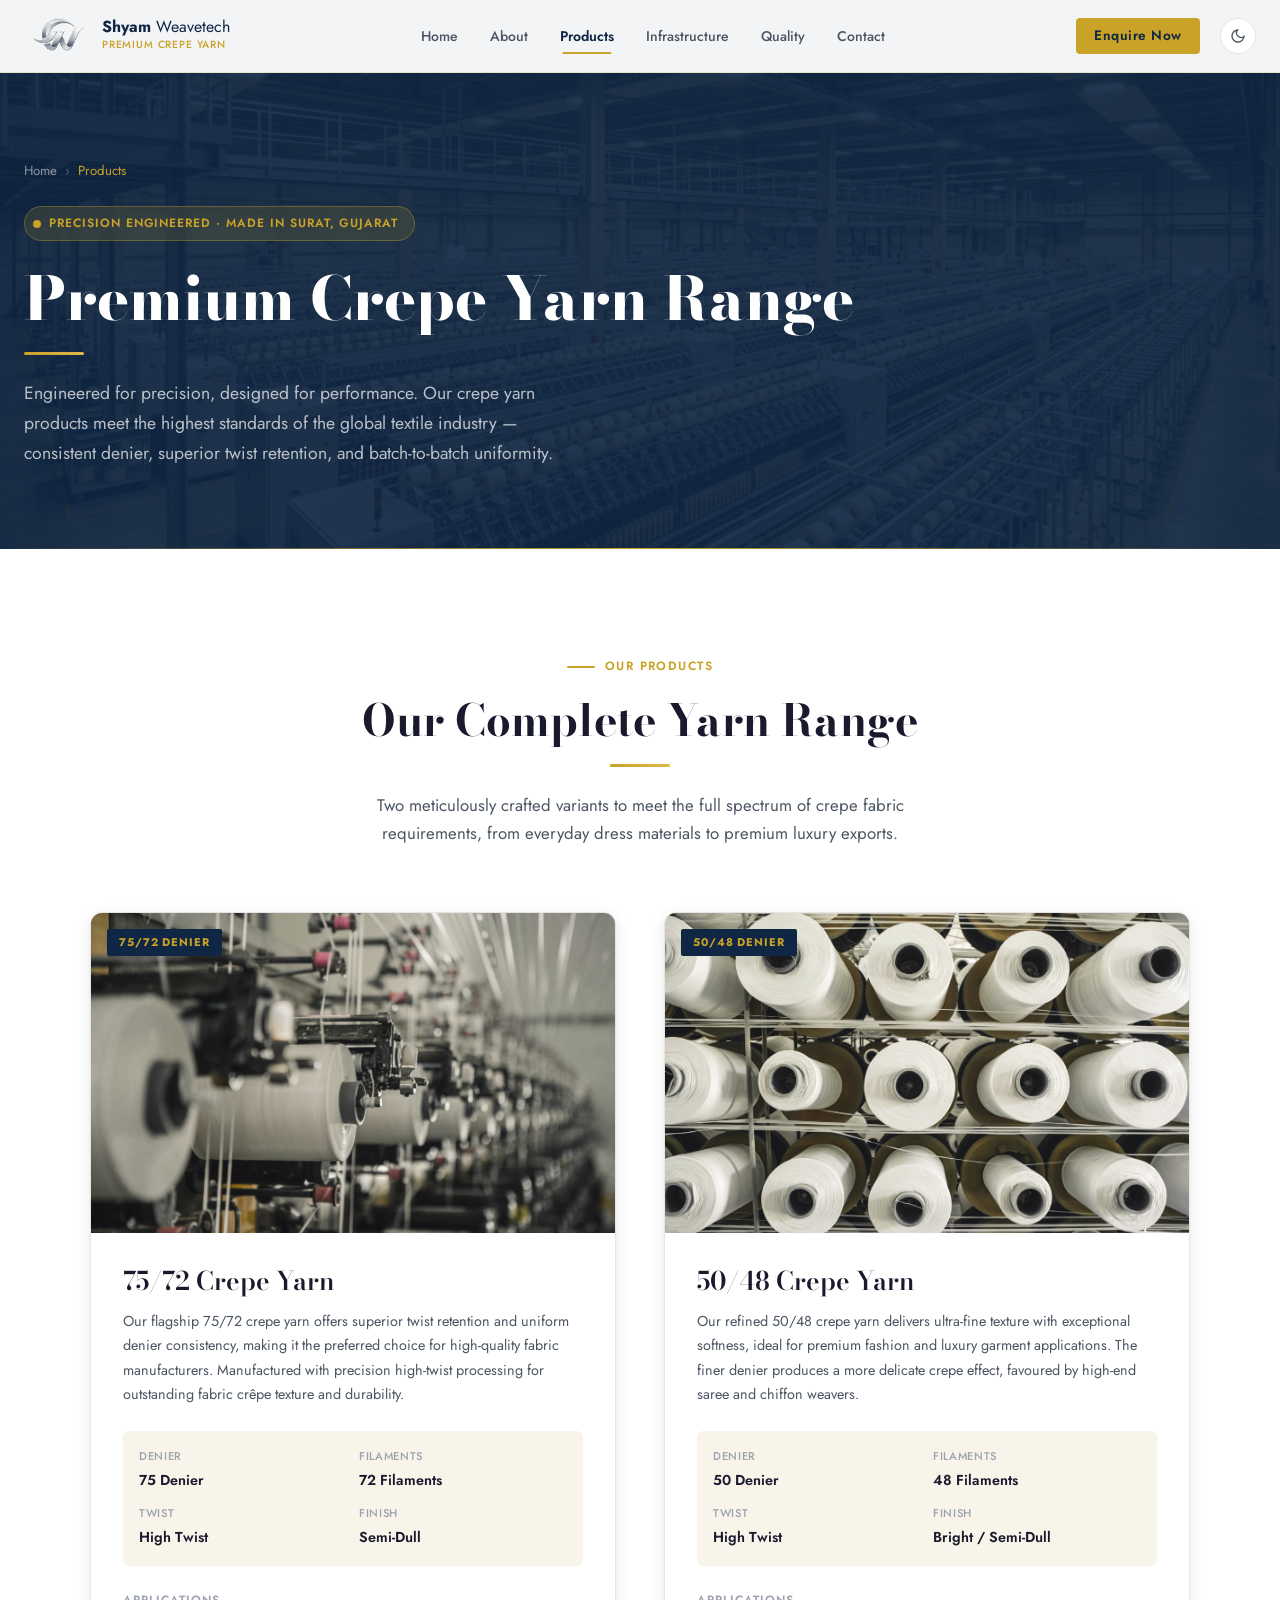
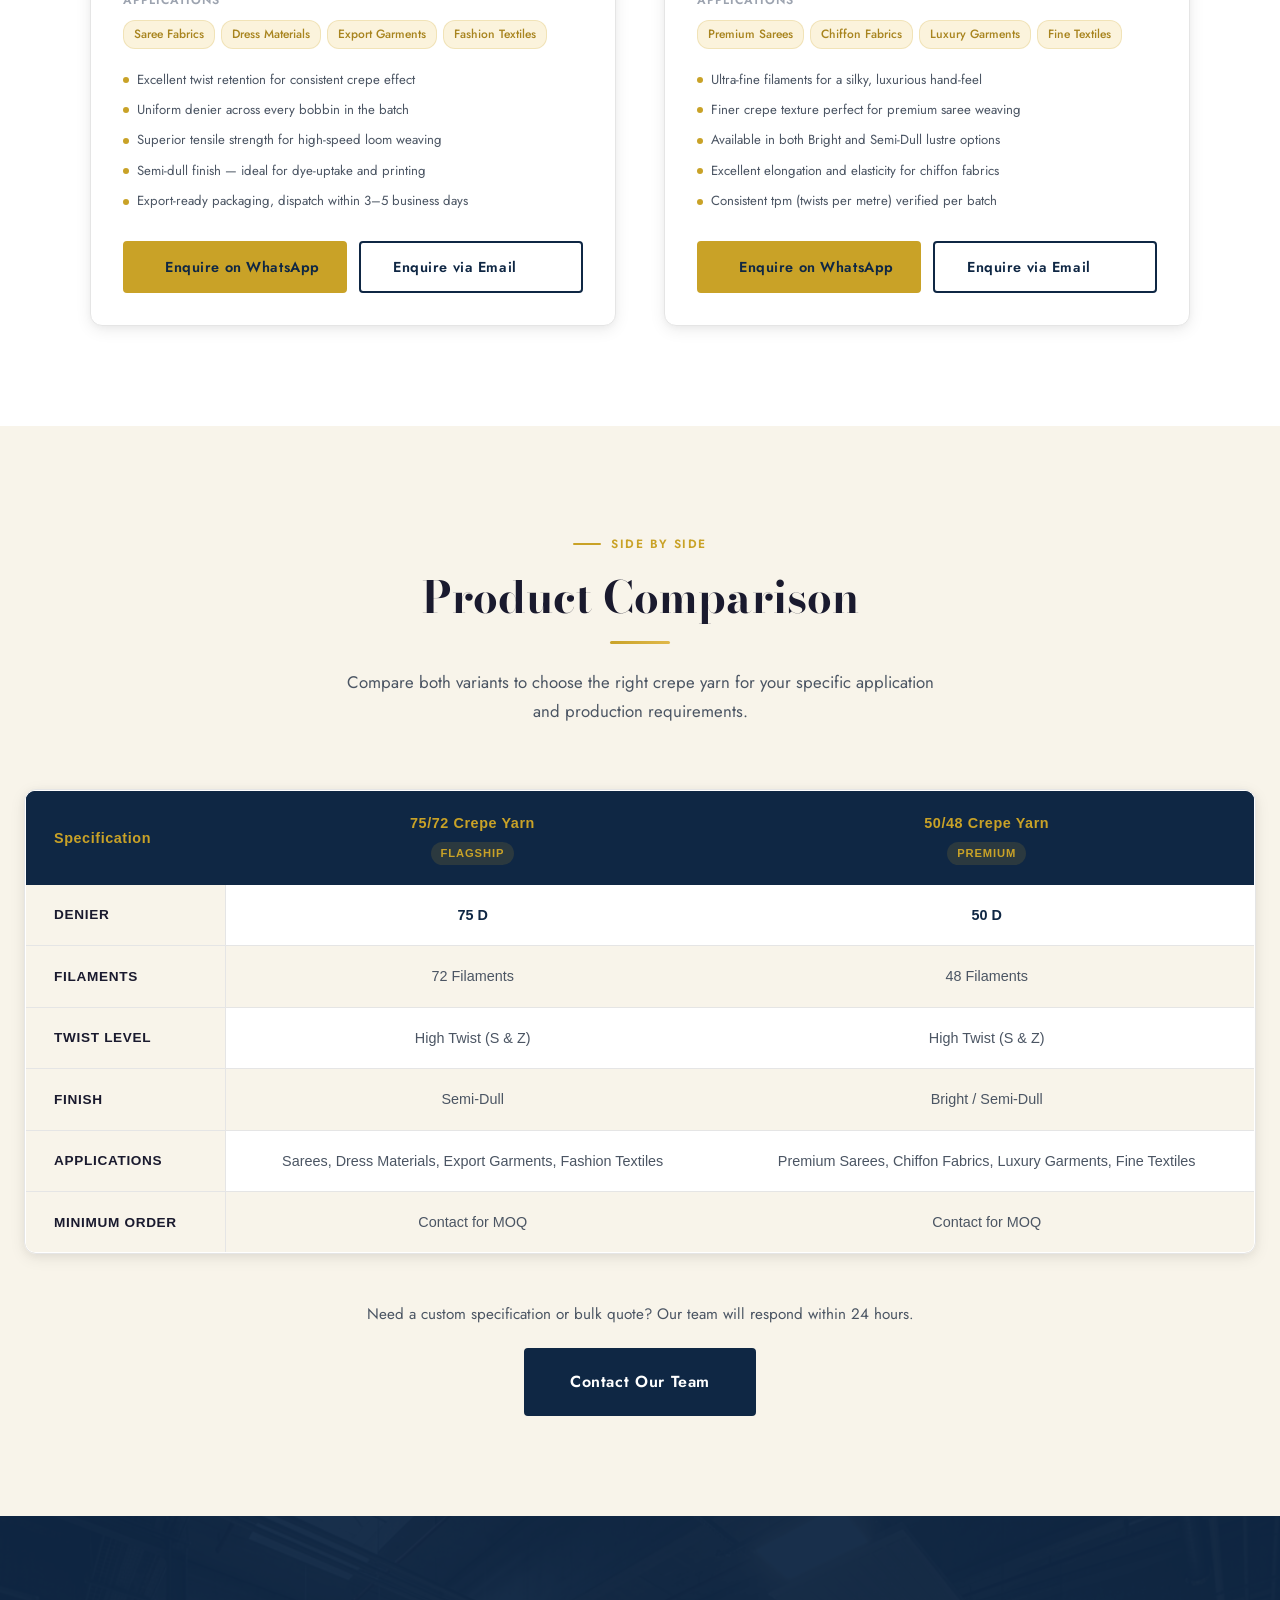
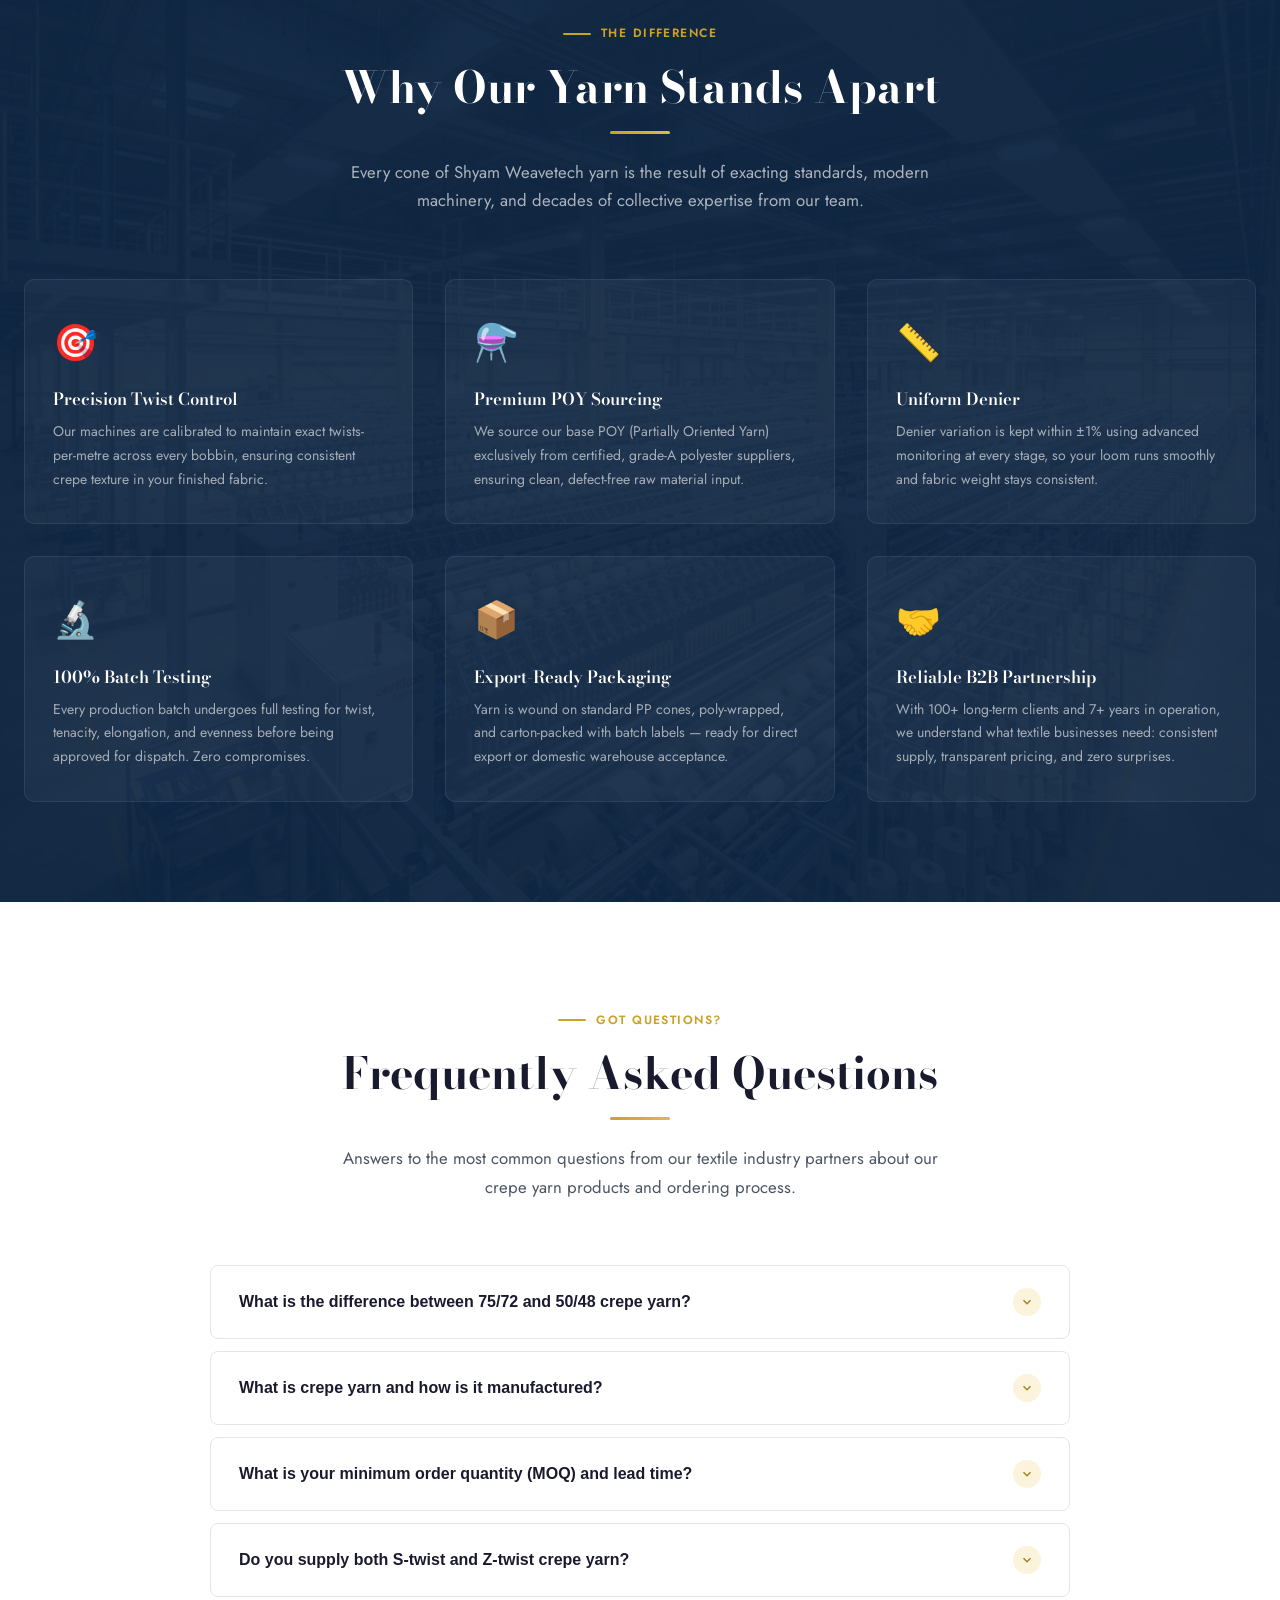
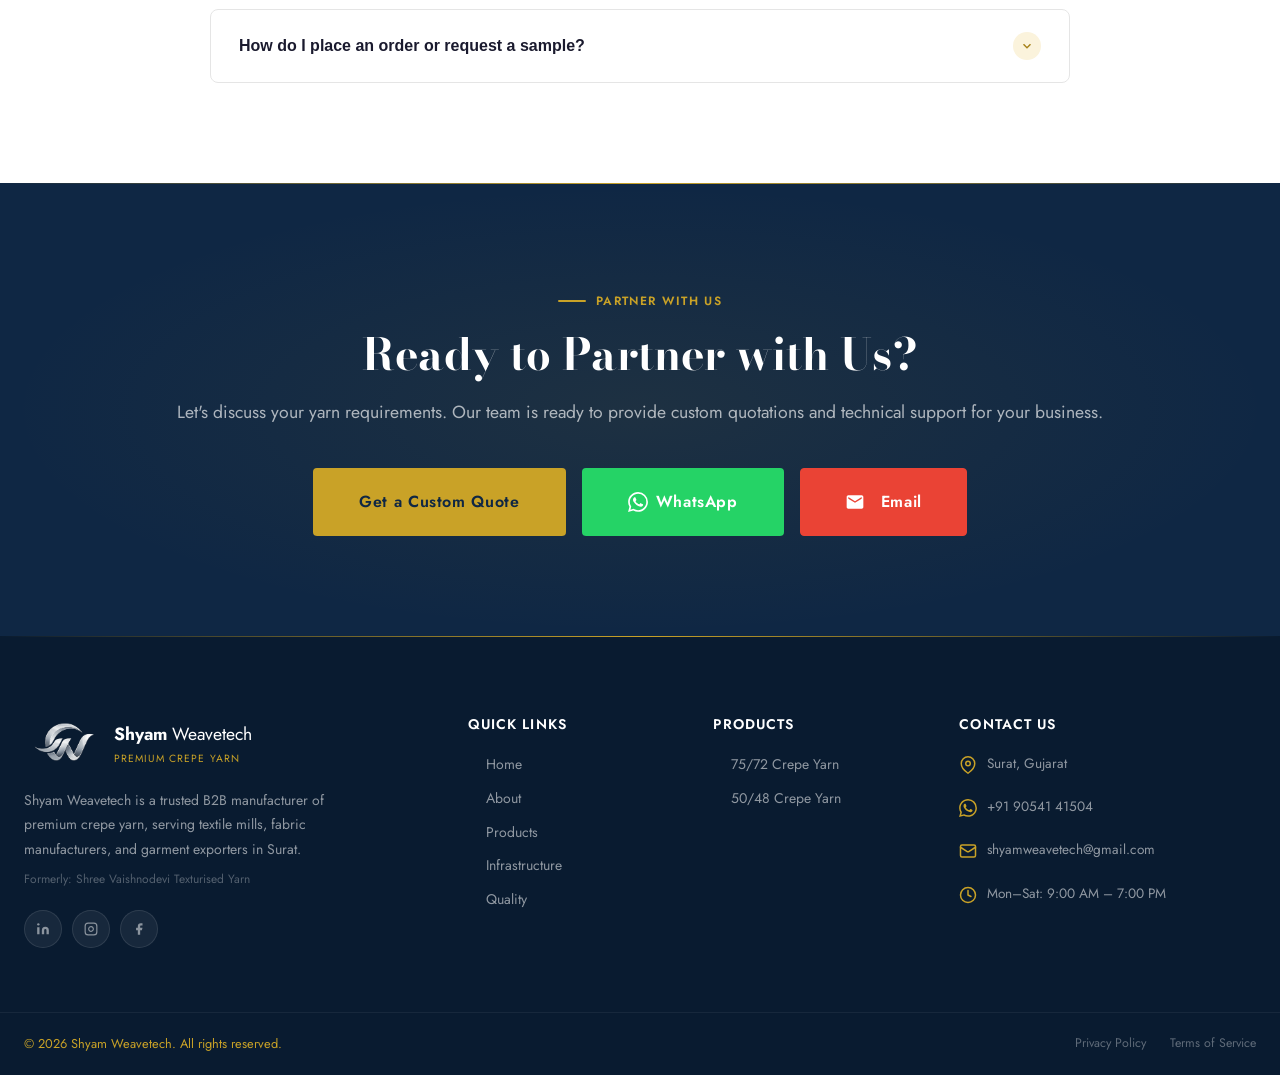
<file: products.html>
<!DOCTYPE html>
<html lang="en" data-theme="light">

<head>
  <meta charset="UTF-8">
  <meta name="viewport" content="width=device-width, initial-scale=1.0">
  <title>Shyam Weavetech | Premium Crepe Yarn Manufacturer, Surat</title>
  <meta name="description"
    content="Explore Shyam Weavetech's premium crepe yarn range: 75/72 and 50/48 denier crepe yarn manufactured in Surat, Gujarat. Ideal for sarees, fashion garments, and luxury textiles. Request a quote today.">
  <meta name="keywords"
    content="75/72 crepe yarn, 50/48 crepe yarn, crepe yarn manufacturer Surat, polyester crepe yarn, textile yarn supplier Surat">
  <meta property="og:title" content="Products | Shyam Weavetech — Premium Crepe Yarn">
  <meta property="og:description"
    content="Browse our complete crepe yarn product range — 75/72 and 50/48 denier, manufactured with precision in Surat, Gujarat.">
  <meta property="og:type" content="website">
  <link rel="canonical" href="https://shyamweavetech.com/products.html">
  <!-- Schema -->
  <script type="application/ld+json">
  {"@context":"https://schema.org","@type":"ItemList","name":"Shyam Weavetech Crepe Yarn Products","url":"https://shyamweavetech.com/products.html","itemListElement":[{"@type":"ListItem","position":1,"name":"75/72 Crepe Yarn","url":"https://shyamweavetech.com/products.html#product-7572"},{"@type":"ListItem","position":2,"name":"50/48 Crepe Yarn","url":"https://shyamweavetech.com/products.html#product-5048"}]}
  </script>
  <link rel="stylesheet" href="css/style.css">
  <!-- Products page supplementary styles -->
  <style>
    /* ── Comparison Table ── */
    .comparison-section {
      padding: var(--section-pad);
      background: var(--bg-secondary);
    }

    .comparison-table-wrap {
      overflow-x: auto;
      border-radius: 12px;
      box-shadow: var(--shadow-md);
      border: 1px solid var(--border-color);
      margin-top: 48px;
    }

    .comparison-table {
      width: 100%;
      border-collapse: collapse;
      font-family: 'Inter', sans-serif;
      background: var(--card-bg);
    }

    .comparison-table thead tr {
      background: var(--navy);
    }

    .comparison-table thead th {
      padding: 20px 28px;
      text-align: left;
      font-family: 'Poppins', sans-serif;
      font-size: 0.9rem;
      font-weight: 600;
      color: var(--white);
      letter-spacing: 0.04em;
      border: none;
    }

    .comparison-table thead th:first-child {
      color: var(--gold);
      width: 200px;
    }

    .comparison-table thead th:not(:first-child) {
      text-align: center;
    }

    .comparison-table thead th .th-badge {
      display: inline-block;
      background: rgba(201, 162, 39, 0.15);
      color: var(--gold);
      font-size: 0.7rem;
      font-weight: 700;
      letter-spacing: 0.08em;
      padding: 2px 10px;
      border-radius: 12px;
      margin-top: 6px;
    }

    .comparison-table tbody tr {
      border-bottom: 1px solid var(--border-color);
      transition: background var(--transition-fast);
    }

    .comparison-table tbody tr:last-child {
      border-bottom: none;
    }

    .comparison-table tbody tr:nth-child(even) {
      background: var(--bg-secondary);
    }

    .comparison-table tbody tr:hover {
      background: var(--gold-pale);
    }

    .comparison-table tbody td {
      padding: 18px 28px;
      font-size: 0.9rem;
      color: var(--text-secondary);
      vertical-align: middle;
    }

    .comparison-table tbody td:first-child {
      font-weight: 600;
      color: var(--text-primary);
      font-size: 0.85rem;
      text-transform: uppercase;
      letter-spacing: 0.05em;
      border-right: 1px solid var(--border-color);
    }

    .comparison-table tbody td:not(:first-child) {
      text-align: center;
      font-weight: 500;
    }

    .td-highlight {
      color: var(--navy) !important;
      font-weight: 700 !important;
      font-family: 'Manrope', sans-serif;
    }

    [data-theme="dark"] .comparison-table tbody tr:hover {
      background: rgba(201, 162, 39, 0.06);
    }

    [data-theme="dark"] .comparison-table thead tr {
      background: var(--navy-dark);
    }

    /* ── FAQ Accordion ── */
    .faq-section {
      padding: var(--section-pad);
    }

    .accordion-list {
      margin-top: 48px;
      display: flex;
      flex-direction: column;
      gap: 12px;
      max-width: 860px;
      margin-left: auto;
      margin-right: auto;
    }

    .accordion-item {
      background: var(--card-bg);
      border: 1px solid var(--border-color);
      border-radius: 8px;
      overflow: hidden;
      transition: box-shadow var(--transition-med), border-color var(--transition-med);
    }

    .accordion-item.open {
      border-color: rgba(201, 162, 39, 0.35);
      box-shadow: var(--shadow-md);
    }

    .accordion-trigger {
      width: 100%;
      display: flex;
      align-items: center;
      justify-content: space-between;
      gap: 20px;
      padding: 22px 28px;
      background: none;
      border: none;
      cursor: pointer;
      text-align: left;
      font-family: 'Poppins', sans-serif;
      font-size: 1rem;
      font-weight: 600;
      color: var(--text-primary);
      transition: color var(--transition-fast);
    }

    .accordion-trigger:hover {
      color: var(--gold);
    }

    .accordion-item.open .accordion-trigger {
      color: var(--gold);
    }

    .accordion-icon {
      width: 28px;
      height: 28px;
      flex-shrink: 0;
      background: var(--gold-pale);
      border-radius: 50%;
      display: flex;
      align-items: center;
      justify-content: center;
      transition: background var(--transition-fast), transform var(--transition-med);
    }

    .accordion-icon svg {
      width: 14px;
      height: 14px;
      color: var(--gold-dark);
      transition: transform var(--transition-med);
    }

    .accordion-item.open .accordion-icon {
      background: var(--gold);
    }

    .accordion-item.open .accordion-icon svg {
      color: var(--navy);
      transform: rotate(180deg);
    }

    .accordion-panel {
      max-height: 0;
      overflow: hidden;
      transition: max-height 0.45s ease, padding 0.3s ease;
    }

    .accordion-panel-inner {
      padding: 0 28px 24px;
      color: var(--text-secondary);
      font-size: 0.95rem;
      line-height: 1.75;
      border-top: 1px solid var(--border-color);
      padding-top: 20px;
    }

    .accordion-item.open .accordion-panel {
      max-height: 500px;
    }

    /* ── Why Our Yarn ── */
    .why-yarn-section {
      padding: var(--section-pad);
      background: var(--navy);
      position: relative;
      overflow: hidden;
    }

    .why-yarn-section::before {
      content: '';
      position: absolute;
      inset: 0;
      background: url('images/factory-floor.png') center/cover no-repeat;
      opacity: 0.04;
    }

    .yarn-feature-card {
      background: rgba(255, 255, 255, 0.04);
      border: 1px solid rgba(255, 255, 255, 0.08);
      border-radius: 10px;
      padding: 32px 28px;
      transition: all var(--transition-med);
      position: relative;
      overflow: hidden;
    }

    .yarn-feature-card::before {
      content: '';
      position: absolute;
      top: 0;
      left: 0;
      right: 0;
      height: 3px;
      background: linear-gradient(90deg, var(--gold), var(--gold-light));
      transform: scaleX(0);
      transform-origin: left;
      transition: transform var(--transition-med);
    }

    .yarn-feature-card:hover {
      background: rgba(255, 255, 255, 0.07);
      border-color: rgba(201, 162, 39, 0.25);
      transform: translateY(-4px);
    }

    .yarn-feature-card:hover::before {
      transform: scaleX(1);
    }

    .yarn-feature-icon {
      font-size: 2.25rem;
      margin-bottom: 16px;
      display: block;
    }

    .yarn-feature-card h4 {
      color: var(--white);
      margin-bottom: 10px;
      font-size: 1.05rem;
    }

    .yarn-feature-card p {
      color: rgba(255, 255, 255, 0.6);
      font-size: 0.875rem;
      line-height: 1.7;
    }

    /* ── Products Hero (page-specific) ── */
    .products-page-hero {
      padding: 160px 0 80px;
      background: var(--navy);
      position: relative;
      overflow: hidden;
    }

    .products-page-hero::before {
      content: '';
      position: absolute;
      inset: 0;
      background: url('images/factory-floor.png') center/cover no-repeat;
      opacity: 0.08;
    }

    .products-page-hero::after {
      content: '';
      position: absolute;
      bottom: 0;
      left: 0;
      right: 0;
      height: 1px;
      background: linear-gradient(90deg, transparent, var(--gold), transparent);
    }

    .products-page-hero .container {
      position: relative;
      z-index: 1;
    }

    .products-page-hero h1 {
      color: var(--white);
      margin-bottom: 16px;
    }

    .products-page-hero p {
      color: rgba(255, 255, 255, 0.7);
      font-size: 1.1rem;
      max-width: 560px;
    }

    /* ── Product Card extended (feature tags) ── */
    .product-features {
      display: flex;
      flex-direction: column;
      gap: 8px;
      margin-bottom: 28px;
      flex: 1;
    }

    .feature-tag {
      display: flex;
      align-items: center;
      gap: 8px;
      font-size: 0.825rem;
      color: var(--text-secondary);
    }

    .feature-dot {
      width: 6px;
      height: 6px;
      background: var(--gold);
      border-radius: 50%;
      flex-shrink: 0;
    }

    /* ── Products grid section ── */
    .products-main-section {
      padding: var(--section-pad);
    }

    /* Larger product card images on products page */
    .products-main-section .product-card-image {
      height: 320px;
    }

    /* Request Quote button style tweak */
    .btn-outline-product {
      background: transparent;
      color: var(--navy);
      border-color: var(--navy);
      flex: 1;
    }

    .btn-outline-product:hover {
      background: var(--navy);
      color: var(--white);
      transform: translateY(-2px);
    }

    [data-theme="dark"] .btn-outline-product {
      color: var(--gold);
      border-color: var(--gold);
    }

    [data-theme="dark"] .btn-outline-product:hover {
      background: var(--gold);
      color: var(--navy);
    }

    /* ── Responsive additions ── */
    @media (max-width: 900px) {
      .products-page-hero {
        padding: 130px 0 60px;
      }

      .comparison-table thead th,
      .comparison-table tbody td {
        padding: 14px 16px;
        font-size: 0.825rem;
      }

      .accordion-trigger {
        padding: 18px 20px;
        font-size: 0.95rem;
      }

      .accordion-panel-inner {
        padding: 0 20px 20px;
        padding-top: 16px;
      }
    }

    @media (max-width: 640px) {
      .products-page-hero h1 {
        font-size: 2rem;
      }

      .yarn-feature-card {
        padding: 24px 20px;
      }

      .comparison-table {
        font-size: 0.8rem;
      }
    }
  </style>
  <link rel="preconnect" href="https://fonts.googleapis.com">
  <link rel="preconnect" href="https://fonts.gstatic.com" crossorigin>
  <link rel="icon" href="images/logo2.png" type="image/png">
</head>

<body>



  <!-- Scroll Progress -->
  <div id="scroll-progress"></div>

  <!-- Navigation -->
  <nav id="navbar" role="navigation" aria-label="Main Navigation">
    <div class="nav-inner">
      <a href="index.html" class="nav-logo" aria-label="Shyam Weavetech Home">
        <img src="images/logo2.png" alt="Shyam Weavetech Logo" class="nav-logo-img">
        <div class="nav-logo-text">
          <span class="nav-logo-name"><b>Shyam</b> Weavetech</span>
          <span class="nav-logo-tagline">Premium Crepe Yarn</span>
        </div>
      </a>

      <ul class="nav-links" role="list">
        <li><a href="index.html" class="nav-link" data-i18n="nav_home">Home</a></li>
        <li><a href="about.html" class="nav-link" data-i18n="nav_about">About</a></li>
        <li><a href="products.html" class="nav-link active" data-i18n="nav_products">Products</a></li>
        <li><a href="infrastructure.html" class="nav-link" data-i18n="nav_infrastructure">Infrastructure</a></li>
        <li><a href="quality.html" class="nav-link" data-i18n="nav_quality">Quality</a></li>

        <li><a href="contact.html" class="nav-link" data-i18n="nav_contact">Contact</a></li>
      </ul>

      <div class="nav-actions">

        <a href="contact.html" class="btn btn-gold nav-query-btn"
          style="padding: 8px 16px; font-size: 0.85rem; margin-right: 8px; font-weight: 600; display: inline-flex; align-items: center; justify-content: center; height: 36px;">Enquire
          Now</a>
        <button class="theme-toggle" id="theme-toggle" aria-label="Toggle Dark Mode">
          <svg class="icon-moon" width="16" height="16" fill="none" stroke="currentColor" stroke-width="2"
            viewBox="0 0 24 24">
            <path d="M21 12.79A9 9 0 1111.21 3a7 7 0 009.79 9.79z" />
          </svg>
          <svg class="icon-sun" width="16" height="16" fill="none" stroke="currentColor" stroke-width="2"
            viewBox="0 0 24 24">
            <circle cx="12" cy="12" r="5" />
            <line x1="12" y1="1" x2="12" y2="3" />
            <line x1="12" y1="21" x2="12" y2="23" />
            <line x1="4.22" y1="4.22" x2="5.64" y2="5.64" />
            <line x1="18.36" y1="18.36" x2="19.78" y2="19.78" />
            <line x1="1" y1="12" x2="3" y2="12" />
            <line x1="21" y1="12" x2="23" y2="12" />
            <line x1="4.22" y1="19.78" x2="5.64" y2="18.36" />
            <line x1="18.36" y1="5.64" x2="19.78" y2="4.22" />
          </svg>
        </button>

        <button class="hamburger" id="hamburger" aria-label="Open mobile menu" aria-expanded="false">
          <span></span><span></span><span></span>
        </button>
      </div>
    </div>
  </nav>

  <!-- Mobile Menu -->
  <div id="mobile-menu" class="mobile-menu" role="dialog" aria-label="Mobile Navigation">
    <ul class="mobile-nav-links" role="list">
      <li><a href="index.html" class="mobile-nav-link" data-i18n="nav_home">Home</a></li>
      <li><a href="about.html" class="mobile-nav-link" data-i18n="nav_about">About</a></li>
      <li><a href="products.html" class="mobile-nav-link" data-i18n="nav_products">Products</a></li>
      <li><a href="infrastructure.html" class="mobile-nav-link" data-i18n="nav_infrastructure">Infrastructure</a></li>
      <li><a href="quality.html" class="mobile-nav-link" data-i18n="nav_quality">Quality</a></li>

      <li><a href="contact.html" class="mobile-nav-link" data-i18n="nav_contact">Contact</a></li>
    </ul>
    <div style="display:flex;gap:8px;padding:0 16px;">

      <a href="contact.html" class="btn btn-gold nav-query-btn"
        style="padding: 8px 16px; font-size: 0.85rem; margin-right: 8px; font-weight: 600; display: inline-flex; align-items: center; justify-content: center; height: 36px;">Enquire
        Now</a>
      <button class="theme-toggle" id="theme-toggle-mobile" aria-label="Toggle Dark Mode" style="margin-left:auto;"
        onclick="document.getElementById('theme-toggle').click()">
        <svg class="icon-moon" width="16" height="16" fill="none" stroke="currentColor" stroke-width="2"
          viewBox="0 0 24 24">
          <path d="M21 12.79A9 9 0 1111.21 3a7 7 0 009.79 9.79z" />
        </svg>
        <svg class="icon-sun" width="16" height="16" fill="none" stroke="currentColor" stroke-width="2"
          viewBox="0 0 24 24">
          <circle cx="12" cy="12" r="5" />
          <line x1="12" y1="1" x2="12" y2="3" />
          <line x1="12" y1="21" x2="12" y2="23" />
          <line x1="4.22" y1="4.22" x2="5.64" y2="5.64" />
          <line x1="18.36" y1="18.36" x2="19.78" y2="19.78" />
          <line x1="1" y1="12" x2="3" y2="12" />
          <line x1="21" y1="12" x2="23" y2="12" />
          <line x1="4.22" y1="19.78" x2="5.64" y2="18.36" />
          <line x1="18.36" y1="5.64" x2="19.78" y2="4.22" />
        </svg>
      </button>
    </div>
  </div>

  <!-- ══════════════════ PAGE HERO ══════════════════ -->
  <section class="products-page-hero" aria-labelledby="products-hero-heading">
    <div class="container">
      <nav class="breadcrumb" aria-label="Breadcrumb">
        <a href="index.html" data-i18n="nav_home">Home</a>
        <span class="sep" aria-hidden="true">›</span>
        <span class="current" data-i18n="nav_products">Products</span>
      </nav>
      <div class="hero-badge" style="margin-bottom:20px;">
        <span class="hero-badge-dot" aria-hidden="true"></span>
        <span>Precision Engineered · Made in Surat, Gujarat</span>
      </div>
      <h1 id="products-hero-heading" class="fade-up" data-i18n="products_heading">Premium Crepe Yarn Range</h1>
      <div class="gold-line fade-up delay-1"></div>
      <p class="fade-up delay-2" data-i18n="products_subtext">Engineered for precision, designed for performance. Our
        crepe yarn products meet the highest standards of the global textile industry — consistent denier, superior
        twist retention, and batch-to-batch uniformity.</p>
    </div>
  </section>

  <!-- ══════════════════ PRODUCTS MAIN ══════════════════ -->
  <section class="products-main-section" aria-labelledby="products-main-heading">
    <div class="container">
      <div class="section-header centered fade-up">
        <div class="section-label" data-i18n="products_label">Our Products</div>
        <h2 id="products-main-heading" data-i18n="products_heading">Our Complete Yarn Range</h2>
        <div class="gold-line centered"></div>
        <p>Two meticulously crafted variants to meet the full spectrum of crepe fabric requirements, from everyday dress
          materials to premium luxury exports.</p>
      </div>

      <div class="grid-2" style="max-width:1100px;margin:0 auto;align-items:stretch;">

        <!-- Product 1: 75/72 Crepe Yarn -->
        <article class="product-card fade-up delay-1" id="product-7572" aria-labelledby="product-7572-name">
          <div class="product-card-image">
            <img src="images/crepe2.png" alt="75/72 Denier Crepe Yarn cone — Shyam Weavetech" width="540" height="320"
              loading="eager">
            <div class="product-badge">75/72 Denier</div>
          </div>
          <div class="product-card-body">
            <h3 id="product-7572-name" data-i18n="p1_name">75/72 Crepe Yarn</h3>
            <p data-i18n="p1_desc">Our flagship 75/72 crepe yarn offers superior twist retention and uniform denier
              consistency, making it the preferred choice for high-quality fabric manufacturers. Manufactured with
              precision high-twist processing for outstanding fabric crêpe texture and durability.</p>

            <!-- Specs Grid -->
            <div class="product-specs" role="table" aria-label="75/72 Crepe Yarn Specifications">
              <div class="spec-item" role="row">
                <span class="spec-label" role="rowheader">Denier</span>
                <span class="spec-value" data-i18n="p1_spec_denier" role="cell">75 Denier</span>
              </div>
              <div class="spec-item" role="row">
                <span class="spec-label" role="rowheader">Filaments</span>
                <span class="spec-value" data-i18n="p1_spec_filament" role="cell">72 Filaments</span>
              </div>
              <div class="spec-item" role="row">
                <span class="spec-label" role="rowheader">Twist</span>
                <span class="spec-value" data-i18n="p1_spec_twist" role="cell">High Twist</span>
              </div>
              <div class="spec-item" role="row">
                <span class="spec-label" role="rowheader">Finish</span>
                <span class="spec-value" data-i18n="p1_spec_finish" role="cell">Semi-Dull</span>
              </div>
            </div>

            <!-- Applications -->
            <div class="product-applications">
              <div class="applications-title">Applications</div>
              <div class="app-tags">
                <span class="app-tag" data-i18n="p1_app1">Saree Fabrics</span>
                <span class="app-tag" data-i18n="p1_app2">Dress Materials</span>
                <span class="app-tag" data-i18n="p1_app3">Export Garments</span>
                <span class="app-tag" data-i18n="p1_app4">Fashion Textiles</span>
              </div>
            </div>

            <!-- Feature Tags -->
            <div class="product-features" aria-label="Key features of 75/72 Crepe Yarn">
              <div class="feature-tag">
                <span class="feature-dot" aria-hidden="true"></span>
                <span>Excellent twist retention for consistent crepe effect</span>
              </div>
              <div class="feature-tag">
                <span class="feature-dot" aria-hidden="true"></span>
                <span>Uniform denier across every bobbin in the batch</span>
              </div>
              <div class="feature-tag">
                <span class="feature-dot" aria-hidden="true"></span>
                <span>Superior tensile strength for high-speed loom weaving</span>
              </div>
              <div class="feature-tag">
                <span class="feature-dot" aria-hidden="true"></span>
                <span>Semi-dull finish — ideal for dye-uptake and printing</span>
              </div>
              <div class="feature-tag">
                <span class="feature-dot" aria-hidden="true"></span>
                <span>Export-ready packaging, dispatch within 3–5 business days</span>
              </div>
            </div>

            <!-- Action Buttons -->
            <div class="product-card-actions">
              <button class="btn btn-gold" id="enquire-7572-products-btn" style="flex:1;"
                data-wa-product="75/72 Crepe Yarn" data-i18n="btn_enquire"
                aria-label="Enquire about 75/72 Crepe Yarn on WhatsApp">
                <svg width="16" height="16" viewBox="0 0 24 24" fill="currentColor" aria-hidden="true">
                  <path
                    d="M17.472 14.382c-.297-.149-1.758-.867-2.03-.967-.273-.099-.471-.148-.67.15-.197.297-.767.966-.94 1.164-.173.199-.347.223-.644.075-.297-.15-1.255-.463-2.39-1.475-.883-.788-1.48-1.761-1.653-2.059-.173-.297-.018-.458.13-.606.134-.133.298-.347.446-.52.149-.174.198-.298.298-.497.099-.198.05-.371-.025-.52-.075-.149-.669-1.612-.916-2.207-.242-.579-.487-.5-.669-.51-.173-.008-.371-.01-.57-.01-.198 0-.52.074-.792.372-.272.297-1.04 1.016-1.04 2.479 0 1.462 1.065 2.875 1.213 3.074.149.198 2.096 3.2 5.077 4.487.709.306 1.262.489 1.694.625.712.227 1.36.195 1.871.118.571-.085 1.758-.719 2.006-1.413.248-.694.248-1.289.173-1.413-.074-.124-.272-.198-.57-.347m-5.421 7.403h-.004a9.87 9.87 0 01-5.031-1.378l-.361-.214-3.741.982.998-3.648-.235-.374a9.86 9.86 0 01-1.51-5.26c.001-5.45 4.436-9.884 9.888-9.884 2.64 0 5.122 1.03 6.988 2.898a9.825 9.825 0 012.893 6.994c-.003 5.45-4.437 9.884-9.885 9.884m8.413-18.297A11.815 11.815 0 0012.05 0C5.495 0 .16 5.335.157 11.892c0 2.096.547 4.142 1.588 5.945L.057 24l6.305-1.654a11.882 11.882 0 005.683 1.448h.005c6.554 0 11.89-5.335 11.893-11.893a11.821 11.821 0 00-3.48-8.413z" />
                </svg>
                Enquire on WhatsApp
              </button>
              <button class="btn btn-outline-product" id="quote-7572-btn" data-email-product="75/72 Crepe Yarn"
                aria-label="Enquire via email for 75/72 Crepe Yarn" style="flex:1;">
                Enquire via Email
              </button>
            </div>
          </div>
        </article>

        <!-- Product 2: 50/48 Crepe Yarn -->
        <article class="product-card fade-up delay-2" id="product-5048" aria-labelledby="product-5048-name">
          <div class="product-card-image">
            <img src="images/crepe1.png" alt="50/48 Denier Crepe Yarn cone — Shyam Weavetech" width="540" height="320"
              loading="eager">
            <div class="product-badge">50/48 Denier</div>
          </div>
          <div class="product-card-body">
            <h3 id="product-5048-name" data-i18n="p2_name">50/48 Crepe Yarn</h3>
            <p data-i18n="p2_desc">Our refined 50/48 crepe yarn delivers ultra-fine texture with exceptional softness,
              ideal for premium fashion and luxury garment applications. The finer denier produces a more delicate crepe
              effect, favoured by high-end saree and chiffon weavers.</p>

            <!-- Specs Grid -->
            <div class="product-specs" role="table" aria-label="50/48 Crepe Yarn Specifications">
              <div class="spec-item" role="row">
                <span class="spec-label" role="rowheader">Denier</span>
                <span class="spec-value" data-i18n="p2_spec_denier" role="cell">50 Denier</span>
              </div>
              <div class="spec-item" role="row">
                <span class="spec-label" role="rowheader">Filaments</span>
                <span class="spec-value" data-i18n="p2_spec_filament" role="cell">48 Filaments</span>
              </div>
              <div class="spec-item" role="row">
                <span class="spec-label" role="rowheader">Twist</span>
                <span class="spec-value" data-i18n="p2_spec_twist" role="cell">High Twist</span>
              </div>
              <div class="spec-item" role="row">
                <span class="spec-label" role="rowheader">Finish</span>
                <span class="spec-value" data-i18n="p2_spec_finish" role="cell">Bright / Semi-Dull</span>
              </div>
            </div>

            <!-- Applications -->
            <div class="product-applications">
              <div class="applications-title">Applications</div>
              <div class="app-tags">
                <span class="app-tag" data-i18n="p2_app1">Premium Sarees</span>
                <span class="app-tag" data-i18n="p2_app2">Chiffon Fabrics</span>
                <span class="app-tag" data-i18n="p2_app3">Luxury Garments</span>
                <span class="app-tag" data-i18n="p2_app4">Fine Textiles</span>
              </div>
            </div>

            <!-- Feature Tags -->
            <div class="product-features" aria-label="Key features of 50/48 Crepe Yarn">
              <div class="feature-tag">
                <span class="feature-dot" aria-hidden="true"></span>
                <span>Ultra-fine filaments for a silky, luxurious hand-feel</span>
              </div>
              <div class="feature-tag">
                <span class="feature-dot" aria-hidden="true"></span>
                <span>Finer crepe texture perfect for premium saree weaving</span>
              </div>
              <div class="feature-tag">
                <span class="feature-dot" aria-hidden="true"></span>
                <span>Available in both Bright and Semi-Dull lustre options</span>
              </div>
              <div class="feature-tag">
                <span class="feature-dot" aria-hidden="true"></span>
                <span>Excellent elongation and elasticity for chiffon fabrics</span>
              </div>
              <div class="feature-tag">
                <span class="feature-dot" aria-hidden="true"></span>
                <span>Consistent tpm (twists per metre) verified per batch</span>
              </div>
            </div>

            <!-- Action Buttons -->
            <div class="product-card-actions">
              <button class="btn btn-gold" id="enquire-5048-products-btn" style="flex:1;"
                data-wa-product="50/48 Crepe Yarn" data-i18n="btn_enquire"
                aria-label="Enquire about 50/48 Crepe Yarn on WhatsApp">
                <svg width="16" height="16" viewBox="0 0 24 24" fill="currentColor" aria-hidden="true">
                  <path
                    d="M17.472 14.382c-.297-.149-1.758-.867-2.03-.967-.273-.099-.471-.148-.67.15-.197.297-.767.966-.94 1.164-.173.199-.347.223-.644.075-.297-.15-1.255-.463-2.39-1.475-.883-.788-1.48-1.761-1.653-2.059-.173-.297-.018-.458.13-.606.134-.133.298-.347.446-.52.149-.174.198-.298.298-.497.099-.198.05-.371-.025-.52-.075-.149-.669-1.612-.916-2.207-.242-.579-.487-.5-.669-.51-.173-.008-.371-.01-.57-.01-.198 0-.52.074-.792.372-.272.297-1.04 1.016-1.04 2.479 0 1.462 1.065 2.875 1.213 3.074.149.198 2.096 3.2 5.077 4.487.709.306 1.262.489 1.694.625.712.227 1.36.195 1.871.118.571-.085 1.758-.719 2.006-1.413.248-.694.248-1.289.173-1.413-.074-.124-.272-.198-.57-.347m-5.421 7.403h-.004a9.87 9.87 0 01-5.031-1.378l-.361-.214-3.741.982.998-3.648-.235-.374a9.86 9.86 0 01-1.51-5.26c.001-5.45 4.436-9.884 9.888-9.884 2.64 0 5.122 1.03 6.988 2.898a9.825 9.825 0 012.893 6.994c-.003 5.45-4.437 9.884-9.885 9.884m8.413-18.297A11.815 11.815 0 0012.05 0C5.495 0 .16 5.335.157 11.892c0 2.096.547 4.142 1.588 5.945L.057 24l6.305-1.654a11.882 11.882 0 005.683 1.448h.005c6.554 0 11.89-5.335 11.893-11.893a11.821 11.821 0 00-3.48-8.413z" />
                </svg>
                Enquire on WhatsApp
              </button>
              <button class="btn btn-outline-product" id="quote-5048-btn" data-email-product="50/48 Crepe Yarn"
                aria-label="Enquire via email for 50/48 Crepe Yarn" style="flex:1;">
                Enquire via Email
              </button>
            </div>
          </div>
        </article>

      </div><!-- /.grid-2 -->
    </div>
  </section>

  <!-- ══════════════════ COMPARISON TABLE ══════════════════ -->
  <section class="comparison-section" aria-labelledby="comparison-heading">
    <div class="container">
      <div class="section-header centered fade-up">
        <div class="section-label">Side by Side</div>
        <h2 id="comparison-heading">Product Comparison</h2>
        <div class="gold-line centered"></div>
        <p>Compare both variants to choose the right crepe yarn for your specific application and production
          requirements.</p>
      </div>

      <div class="comparison-table-wrap fade-up">
        <table class="comparison-table" role="table" aria-label="Crepe Yarn Product Comparison">
          <thead>
            <tr>
              <th scope="col">Specification</th>
              <th scope="col">
                75/72 Crepe Yarn
                <br><span class="th-badge">FLAGSHIP</span>
              </th>
              <th scope="col">
                50/48 Crepe Yarn
                <br><span class="th-badge">PREMIUM</span>
              </th>
            </tr>
          </thead>
          <tbody>
            <tr>
              <td>Denier</td>
              <td class="td-highlight">75 D</td>
              <td class="td-highlight">50 D</td>
            </tr>
            <tr>
              <td>Filaments</td>
              <td>72 Filaments</td>
              <td>48 Filaments</td>
            </tr>
            <tr>
              <td>Twist Level</td>
              <td>High Twist (S &amp; Z)</td>
              <td>High Twist (S &amp; Z)</td>
            </tr>
            <tr>
              <td>Finish</td>
              <td>Semi-Dull</td>
              <td>Bright / Semi-Dull</td>
            </tr>
            <tr>
              <td>Applications</td>
              <td>Sarees, Dress Materials, Export Garments, Fashion Textiles</td>
              <td>Premium Sarees, Chiffon Fabrics, Luxury Garments, Fine Textiles</td>
            </tr>
            <tr>
              <td>Minimum Order</td>
              <td>Contact for MOQ</td>
              <td>Contact for MOQ</td>
            </tr>
          </tbody>
        </table>
      </div>

      <div class="text-center mt-48 fade-up">
        <p style="margin-bottom:20px;font-size:0.95rem;">Need a custom specification or bulk quote? Our team will
          respond within 24 hours.</p>
        <a href="contact.html" class="btn btn-primary btn-lg" id="compare-contact-btn">Contact Our Team</a>
      </div>
    </div>
  </section>

  <!-- ══════════════════ WHY OUR YARN ══════════════════ -->
  <section class="why-yarn-section" aria-labelledby="why-yarn-heading">
    <div class="container" style="position:relative;z-index:1;">
      <div class="section-header centered fade-up">
        <div class="section-label text-gold">The Difference</div>
        <h2 id="why-yarn-heading" style="color:var(--white);">Why Our Yarn Stands Apart</h2>
        <div class="gold-line centered"></div>
        <p style="color:rgba(255,255,255,0.65);max-width:600px;margin:0 auto;">Every cone of Shyam Weavetech yarn is the
          result of exacting standards, modern machinery, and decades of collective expertise from our team.</p>
      </div>

      <div class="grid-3 mt-48">
        <div class="yarn-feature-card fade-up delay-1">
          <span class="yarn-feature-icon" aria-hidden="true">🎯</span>
          <h4>Precision Twist Control</h4>
          <p>Our machines are calibrated to maintain exact twists-per-metre across every bobbin, ensuring consistent
            crepe texture in your finished fabric.</p>
        </div>
        <div class="yarn-feature-card fade-up delay-2">
          <span class="yarn-feature-icon" aria-hidden="true">⚗️</span>
          <h4>Premium POY Sourcing</h4>
          <p>We source our base POY (Partially Oriented Yarn) exclusively from certified, grade-A polyester suppliers,
            ensuring clean, defect-free raw material input.</p>
        </div>
        <div class="yarn-feature-card fade-up delay-3">
          <span class="yarn-feature-icon" aria-hidden="true">📏</span>
          <h4>Uniform Denier</h4>
          <p>Denier variation is kept within ±1% using advanced monitoring at every stage, so your loom runs smoothly
            and fabric weight stays consistent.</p>
        </div>
        <div class="yarn-feature-card fade-up delay-1">
          <span class="yarn-feature-icon" aria-hidden="true">🔬</span>
          <h4>100% Batch Testing</h4>
          <p>Every production batch undergoes full testing for twist, tenacity, elongation, and evenness before being
            approved for dispatch. Zero compromises.</p>
        </div>
        <div class="yarn-feature-card fade-up delay-2">
          <span class="yarn-feature-icon" aria-hidden="true">📦</span>
          <h4>Export-Ready Packaging</h4>
          <p>Yarn is wound on standard PP cones, poly-wrapped, and carton-packed with batch labels — ready for direct
            export or domestic warehouse acceptance.</p>
        </div>
        <div class="yarn-feature-card fade-up delay-3">
          <span class="yarn-feature-icon" aria-hidden="true">🤝</span>
          <h4>Reliable B2B Partnership</h4>
          <p>With 100+ long-term clients and 7+ years in operation, we understand what textile businesses need:
            consistent supply, transparent pricing, and zero surprises.</p>
        </div>
      </div>
    </div>
  </section>

  <!-- ══════════════════ FAQ ACCORDION ══════════════════ -->
  <section class="faq-section" aria-labelledby="faq-heading">
    <div class="container">
      <div class="section-header centered fade-up">
        <div class="section-label">Got Questions?</div>
        <h2 id="faq-heading">Frequently Asked Questions</h2>
        <div class="gold-line centered"></div>
        <p>Answers to the most common questions from our textile industry partners about our crepe yarn products and
          ordering process.</p>
      </div>

      <div class="accordion-list fade-up" role="list">

        <!-- FAQ 1 -->
        <div class="accordion-item" role="listitem">
          <button class="accordion-trigger" aria-expanded="false" aria-controls="faq-panel-1" id="faq-trigger-1">
            What is the difference between 75/72 and 50/48 crepe yarn?
            <span class="accordion-icon" aria-hidden="true">
              <svg fill="none" stroke="currentColor" stroke-width="2.5" viewBox="0 0 24 24">
                <polyline points="6 9 12 15 18 9" />
              </svg>
            </span>
          </button>
          <div class="accordion-panel" id="faq-panel-1" role="region" aria-labelledby="faq-trigger-1">
            <div class="accordion-panel-inner">
              The numbers refer to denier and filament count. <strong>75/72</strong> means 75 denier with 72 individual
              filaments — a slightly heavier, fuller yarn ideal for structured fabrics like dress materials, sarees, and
              export garments. <strong>50/48</strong> is a finer yarn at 50 denier with 48 filaments, producing a
              softer, more delicate hand-feel suited to premium sarees, chiffon, and luxury garments. Both are
              high-twist crepe yarns, but the 50/48 delivers a finer, more fluid crêpe texture.
            </div>
          </div>
        </div>

        <!-- FAQ 2 -->
        <div class="accordion-item" role="listitem">
          <button class="accordion-trigger" aria-expanded="false" aria-controls="faq-panel-2" id="faq-trigger-2">
            What is crepe yarn and how is it manufactured?
            <span class="accordion-icon" aria-hidden="true">
              <svg fill="none" stroke="currentColor" stroke-width="2.5" viewBox="0 0 24 24">
                <polyline points="6 9 12 15 18 9" />
              </svg>
            </span>
          </button>
          <div class="accordion-panel" id="faq-panel-2" role="region" aria-labelledby="faq-trigger-2">
            <div class="accordion-panel-inner">
              Crepe yarn is a textured polyester yarn that has been subjected to a high-twist process to give fabrics
              their characteristic crinkled, grainy surface texture (the "crêpe" effect). Our manufacturing process
              starts with premium POY (Partially Oriented Yarn), which is texturized using false-twist machines to add
              bulk and softness. The yarn is then subjected to high-speed twisting — either S-twist or Z-twist — at
              precisely controlled TPM (twists per metre) to achieve the crepe effect. The finished yarn is wound onto
              cones, inspected, and packed for dispatch.
            </div>
          </div>
        </div>

        <!-- FAQ 3 -->
        <div class="accordion-item" role="listitem">
          <button class="accordion-trigger" aria-expanded="false" aria-controls="faq-panel-3" id="faq-trigger-3">
            What is your minimum order quantity (MOQ) and lead time?
            <span class="accordion-icon" aria-hidden="true">
              <svg fill="none" stroke="currentColor" stroke-width="2.5" viewBox="0 0 24 24">
                <polyline points="6 9 12 15 18 9" />
              </svg>
            </span>
          </button>
          <div class="accordion-panel" id="faq-panel-3" role="region" aria-labelledby="faq-trigger-3">
            <div class="accordion-panel-inner">
              Our minimum order quantities are flexible and depend on the specific product and delivery location. For
              exact MOQ information, please contact us directly via WhatsApp or email — our team will provide you with a
              detailed quotation within 24 hours. Standard lead times for in-stock products are <strong>3–5 business
                days</strong> for dispatch from our Surat facility. For large or custom orders, lead times will be
              confirmed at the time of order placement. We maintain ready stock of our core products to minimize waiting
              time for our regular B2B clients.
            </div>
          </div>
        </div>

        <!-- FAQ 4 -->
        <div class="accordion-item" role="listitem">
          <button class="accordion-trigger" aria-expanded="false" aria-controls="faq-panel-4" id="faq-trigger-4">
            Do you supply both S-twist and Z-twist crepe yarn?
            <span class="accordion-icon" aria-hidden="true">
              <svg fill="none" stroke="currentColor" stroke-width="2.5" viewBox="0 0 24 24">
                <polyline points="6 9 12 15 18 9" />
              </svg>
            </span>
          </button>
          <div class="accordion-panel" id="faq-panel-4" role="region" aria-labelledby="faq-trigger-4">
            <div class="accordion-panel-inner">
              Yes. Crepe fabric typically requires alternating S-twist and Z-twist yarns to be woven together — this
              creates the characteristic crinkle surface. Shyam Weavetech produces both S-twist and Z-twist variants of
              our 75/72 and 50/48 crepe yarn. When placing your order, please specify the twist direction (or ratio)
              required. Our team will confirm availability and can advise on the recommended S:Z ratio for different
              fabric types.
            </div>
          </div>
        </div>

        <!-- FAQ 5 -->
        <div class="accordion-item" role="listitem">
          <button class="accordion-trigger" aria-expanded="false" aria-controls="faq-panel-5" id="faq-trigger-5">
            How do I place an order or request a sample?
            <span class="accordion-icon" aria-hidden="true">
              <svg fill="none" stroke="currentColor" stroke-width="2.5" viewBox="0 0 24 24">
                <polyline points="6 9 12 15 18 9" />
              </svg>
            </span>
          </button>
          <div class="accordion-panel" id="faq-panel-5" role="region" aria-labelledby="faq-trigger-5">
            <div class="accordion-panel-inner">
              Placing an order or requesting a sample is simple. You can reach us through any of the following channels:
              <br><br>
              <strong>WhatsApp:</strong> Click the "Enquire on WhatsApp" button on this page or the floating WhatsApp
              icon. Our team will respond promptly.<br>
              <strong>Email:</strong> <a href="mailto:shyamweavetech@gmail.com"
                style="color:var(--gold);">shyamweavetech@gmail.com</a><br>
              <strong>Phone:</strong> <a href="tel:+919054141504" style="color:var(--gold);">+91 90541 41504</a><br>
              <strong>Contact Form:</strong> Use the <a href="contact.html" style="color:var(--gold);">Contact page</a>
              on this website.<br><br>
              Sample cones are available for qualified B2B buyers. Please mention your business type, fabric
              application, and estimated order volume when enquiring, so we can assist you efficiently.
            </div>
          </div>
        </div>

      </div><!-- /.accordion-list -->
    </div>
  </section>

  <!-- ══════════════════ CTA ══════════════════ -->
  <section class="cta-section" aria-labelledby="products-cta-heading">
    <div class="container">
      <div class="section-label text-gold centered fade-up" style="justify-content:center;">Partner With Us</div>
      <h2 id="products-cta-heading" class="fade-up" data-i18n="cta_heading">Ready to Partner with Us?</h2>
      <p class="fade-up" data-i18n="cta_text">Let's discuss your yarn requirements. Our team is ready to provide custom
        quotations and technical support for your business.</p>
      <div class="cta-buttons fade-up">
        <a href="contact.html" class="btn btn-gold btn-lg" id="cta-products-contact-btn">Get a Custom Quote</a>
        <div class="cta-actions" style="display: flex; gap: 16px; justify-content: center; flex-wrap: wrap;">
          <a href="#" class="btn btn-whatsapp btn-lg" data-wa="general">
            <svg width="20" height="20" viewBox="0 0 24 24" fill="currentColor">
              <path
                d="M17.472 14.382c-.297-.149-1.758-.867-2.03-.967-.273-.099-.471-.148-.67.15-.197.297-.767.966-.94 1.164-.173.199-.347.223-.644.075-.297-.15-1.255-.463-2.39-1.475-.883-.788-1.48-1.761-1.653-2.059-.173-.297-.018-.458.13-.606.134-.133.298-.347.446-.52.149-.174.198-.298.298-.497.099-.198.05-.371-.025-.52-.075-.149-.669-1.612-.916-2.207-.242-.579-.487-.5-.669-.51-.173-.008-.371-.01-.57-.01-.198 0-.52.074-.792.372-.272.297-1.04 1.016-1.04 2.479 0 1.462 1.065 2.875 1.213 3.074.149.198 2.096 3.2 5.077 4.487.709.306 1.262.489 1.694.625.712.227 1.36.195 1.871.118.571-.085 1.758-.719 2.006-1.413.248-.694.248-1.289.173-1.413-.074-.124-.272-.198-.57-.347m-5.421 7.403h-.004a9.87 9.87 0 01-5.031-1.378l-.361-.214-3.741.982.998-3.648-.235-.374a9.86 9.86 0 01-1.51-5.26c.001-5.45 4.436-9.884 9.888-9.884 2.64 0 5.122 1.03 6.988 2.898a9.825 9.825 0 012.893 6.994c-.003 5.45-4.437 9.884-9.885 9.884m8.413-18.297A11.815 11.815 0 0012.05 0C5.495 0 .16 5.335.157 11.892c0 2.096.547 4.142 1.588 5.945L.057 24l6.305-1.654a11.882 11.882 0 005.683 1.448h.005c6.554 0 11.89-5.335 11.893-11.893a11.821 11.821 0 00-3.48-8.413z" />
            </svg>
            WhatsApp
          </a>

          <a href="#" class="btn btn-gmail btn-lg email-modal-trigger">
            <svg width="20" height="20" viewBox="0 0 24 24" fill="currentColor">
              <path
                d="M20 4H4C2.9 4 2.01 4.9 2.01 6L2 18C2 19.1 2.9 20 4 20H20C21.1 20 22 19.1 22 18V6C22 4.9 21.1 4 20 4ZM20 8L12 13L4 8V6L12 11L20 6V8Z" />
            </svg>
            Email
          </a>
        </div>
      </div>
    </div>
  </section>

  <!-- ══════════════════ FOOTER ══════════════════ -->
  <footer id="footer" role="contentinfo">
    <div class="container">
      <div class="footer-grid">
        <!-- Brand -->
        <div class="footer-brand">
          <div class="footer-logo-wrap">
            <img src="images/logo2.png" alt="Shyam Weavetech Logo" class="footer-logo-img">
            <div>
              <div class="footer-logo-name"><b>Shyam</b> Weavetech</div>
              <div class="footer-logo-tagline" data-i18n="footer_tagline">Premium Crepe Yarn</div>
            </div>
          </div>
          <p data-i18n="footer_about">Shyam Weavetech is a trusted B2B manufacturer of premium crepe yarn, serving
            textile mills, fabric manufacturers, and garment exporters in Surat.</p>
          <p style="font-size:0.75rem;color:rgba(255,255,255,0.3);margin-top:8px;" data-i18n="footer_prev_name">
            Formerly: Shree Vaishnodevi Texturised Yarn</p>
          <div class="social-links" role="list" aria-label="Social Media Links">
            <div class="social-link" role="listitem" aria-label="LinkedIn - Coming Soon" tabindex="0">
              <svg width="14" height="14" viewBox="0 0 24 24" fill="currentColor">
                <path d="M16 8a6 6 0 0 1 6 6v7h-4v-7a2 2 0 0 0-2-2 2 2 0 0 0-2 2v7h-4v-7a6 6 0 0 1 6-6z" />
                <rect x="2" y="9" width="4" height="12" />
                <circle cx="4" cy="4" r="2" />
              </svg>
              <span class="social-tooltip" data-i18n="coming_soon">Coming Soon</span>
            </div>
            <div class="social-link" role="listitem" aria-label="Instagram - Coming Soon" tabindex="0">
              <svg width="14" height="14" viewBox="0 0 24 24" fill="none" stroke="currentColor" stroke-width="2">
                <rect x="2" y="2" width="20" height="20" rx="5" ry="5" />
                <path d="M16 11.37A4 4 0 1 1 12.63 8 4 4 0 0 1 16 11.37z" />
                <line x1="17.5" y1="6.5" x2="17.51" y2="6.5" />
              </svg>
              <span class="social-tooltip" data-i18n="coming_soon">Coming Soon</span>
            </div>
            <div class="social-link" role="listitem" aria-label="Facebook - Coming Soon" tabindex="0">
              <svg width="14" height="14" viewBox="0 0 24 24" fill="currentColor">
                <path d="M18 2h-3a5 5 0 0 0-5 5v3H7v4h3v8h4v-8h3l1-4h-4V7a1 1 0 0 1 1-1h3z" />
              </svg>
              <span class="social-tooltip" data-i18n="coming_soon">Coming Soon</span>
            </div>
          </div>
        </div>
        <!-- Quick Links -->
        <div>
          <h3 class="footer-heading" data-i18n="footer_quick_links">Quick Links</h3>
          <nav class="footer-links" aria-label="Footer navigation">
            <a href="index.html" class="footer-link" data-i18n="nav_home">Home</a>
            <a href="about.html" class="footer-link" data-i18n="nav_about">About</a>
            <a href="products.html" class="footer-link" data-i18n="nav_products">Products</a>
            <a href="infrastructure.html" class="footer-link" data-i18n="nav_infrastructure">Infrastructure</a>
            <a href="quality.html" class="footer-link" data-i18n="nav_quality">Quality</a>

          </nav>
        </div>
        <!-- Products -->
        <div>
          <h3 class="footer-heading" data-i18n="footer_products_col">Products</h3>
          <nav class="footer-links" aria-label="Product links">
            <a href="products.html#product-7572" class="footer-link">75/72 Crepe Yarn</a>
            <a href="products.html#product-5048" class="footer-link">50/48 Crepe Yarn</a>
          </nav>
        </div>
        <!-- Contact -->
        <div>
          <h3 class="footer-heading" data-i18n="footer_contact_col">Contact Us</h3>
          <div class="footer-contact-item">
            <span class="footer-contact-icon" aria-hidden="true"><svg width="18" height="18" viewBox="0 0 24 24"
                fill="none" stroke="currentColor" stroke-width="2" stroke-linecap="round" stroke-linejoin="round">
                <path d="M21 10c0 7-9 13-9 13s-9-6-9-13a9 9 0 0 1 18 0z"></path>
                <circle cx="12" cy="10" r="3"></circle>
              </svg></span>
            <span class="footer-contact-text" data-i18n="address_val">Surat, Gujarat</span>
          </div>
          <div class="footer-contact-item">
            <span class="footer-contact-icon" aria-hidden="true"><svg width="18" height="18" viewBox="0 0 24 24"
                fill="currentColor">
                <path
                  d="M17.472 14.382c-.297-.149-1.758-.867-2.03-.967-.273-.099-.471-.148-.67.15-.197.297-.767.966-.94 1.164-.173.199-.347.223-.644.075-.297-.15-1.255-.463-2.39-1.475-.888-.788-1.489-1.761-1.663-2.06-.173-.297-.018-.458.13-.606.134-.133.298-.347.446-.52.149-.174.198-.298.298-.497.099-.198.05-.371-.025-.52-.075-.149-.669-1.612-.916-2.207-.242-.579-.487-.5-.669-.51a5.8 5.8 0 0 0-.57-.01c-.198 0-.52.074-.792.372-.272.297-1.04 1.016-1.04 2.479 0 1.462 1.065 2.875 1.213 3.074.149.198 2.096 3.2 5.077 4.487.709.306 1.262.489 1.694.625.712.227 1.36.195 1.871.118.571-.085 1.758-.719 2.006-1.413.248-.694.248-1.289.173-1.413-.074-.124-.272-.198-.57-.347m-5.421 7.403h-.004a9.87 9.87 0 0 1-5.031-1.378l-.361-.214-3.741.982.998-3.648-.235-.374a9.86 9.86 0 0 1-1.51-5.26c.001-5.45 4.436-9.884 9.888-9.884 2.64 0 5.122 1.03 6.988 2.898a9.82 9.82 0 0 1 2.893 6.994c-.003 5.45-4.437 9.884-9.885 9.884m8.413-18.297A11.815 11.815 0 0 0 12.05 0C5.495 0 .16 5.335.157 11.892c0 2.096.547 4.142 1.588 5.945L.057 24l6.305-1.654a11.882 11.882 0 0 0 5.683 1.448h.005c6.554 0 11.89-5.335 11.893-11.893a11.821 11.821 0 0 0-3.48-8.413Z" />
              </svg></span>
            <span class="footer-contact-text"><a href="tel:+919054141504">+91 90541 41504</a></span>
          </div>
          <div class="footer-contact-item">
            <span class="footer-contact-icon" aria-hidden="true"><svg width="18" height="18" viewBox="0 0 24 24"
                fill="none" stroke="currentColor" stroke-width="2" stroke-linecap="round" stroke-linejoin="round">
                <rect x="2" y="4" width="20" height="16" rx="2"></rect>
                <path d="m22 7-8.97 5.7a1.94 1.94 0 0 1-2.06 0L2 7"></path>
              </svg></span>
            <span class="footer-contact-text"><a
                href="mailto:shyamweavetech@gmail.com">shyamweavetech@gmail.com</a></span>
          </div>
          <div class="footer-contact-item">
            <span class="footer-contact-icon" aria-hidden="true"><svg width="18" height="18" viewBox="0 0 24 24"
                fill="none" stroke="currentColor" stroke-width="2" stroke-linecap="round" stroke-linejoin="round">
                <circle cx="12" cy="12" r="10"></circle>
                <polyline points="12 6 12 12 16 14"></polyline>
              </svg></span>
            <span class="footer-contact-text" data-i18n="hours_val">Mon–Sat: 9:00 AM – 7:00 PM</span>
          </div>

        </div>
      </div>
    </div>

    <hr class="footer-divider">

    <div class="container">
      <div class="footer-bottom">
        <p class="footer-copyright">
          <span data-i18n="footer_copyright">© 2026 <span>Shyam Weavetech</span>. All rights reserved.</span>
        </p>
        <div class="footer-bottom-links">
          <a href="contact.html" class="footer-bottom-link">Privacy Policy</a>
          <a href="contact.html" class="footer-bottom-link">Terms of Service</a>
        </div>
      </div>
    </div>
  </footer>

  <!-- WhatsApp Float -->



  <!-- Scroll To Top -->
  <button id="scroll-top" aria-label="Scroll to top" title="Back to top">
    <svg width="18" height="18" fill="none" stroke="currentColor" stroke-width="2.5" viewBox="0 0 24 24"
      aria-hidden="true">
      <polyline points="18 15 12 9 6 15" />
    </svg>
  </button>


  <script src="js/main.js"></script>

  <!-- ══════════════════ GENERAL WHATSAPP MODAL ══════════════════ -->
  <div id="wa-general-modal-overlay" class="wa-modal-overlay" aria-hidden="true">
    <div class="wa-modal-box" role="dialog" aria-modal="true" aria-labelledby="wa-general-modal-title">
      <button id="wa-general-modal-close" class="wa-modal-close" aria-label="Close modal">
        <svg width="24" height="24" viewBox="0 0 24 24" fill="none" stroke="currentColor" stroke-width="2">
          <line x1="18" y1="6" x2="6" y2="18"></line>
          <line x1="6" y1="6" x2="18" y2="18"></line>
        </svg>
      </button>
      <h2 id="wa-general-modal-title" style="color:var(--text-primary);">WhatsApp Us</h2>
      <p class="wa-modal-subtitle">Please provide a few details so we can assist you better.</p>

      <form id="wa-general-modal-form">
        <div class="form-group">
          <label class="form-label" for="wa-general-modal-purpose">Purpose of Contact</label>
          <div class="select-wrapper">
            <select class="form-control" id="wa-general-modal-purpose" required>
              <option value="" disabled selected>Select a purpose...</option>
              <option value="Casual Inquiry">Casual Inquiry</option>
              <option value="Business Related">Business Related</option>
              <option value="Order Related">Order Related</option>
              <option value="Issue Related">Issue Related</option>
              <option value="Bill Related">Bill Related</option>
              <option value="Payment Related">Payment Related</option>
            </select>
            <div class="select-arrow"
              style="pointer-events:none; position:absolute; right:12px; top:50%; transform:translateY(-50%); font-size:12px; color:var(--text-secondary);">
              ▼</div>
          </div>
        </div>

        <div class="form-group">
          <label class="form-label" for="wa-general-modal-name">Your Name</label>
          <input type="text" class="form-control" id="wa-general-modal-name" placeholder="John Doe" required>
        </div>

        <div class="form-group">
          <label class="form-label" for="wa-general-modal-message">Message Details</label>
          <textarea class="form-control" id="wa-general-modal-message" rows="4"
            placeholder="Tell us how we can help you..." required></textarea>
        </div>

        <button type="submit" id="wa-general-modal-submit" class="btn btn-whatsapp w-full"
          style="justify-content:center;">
          <svg width="18" height="18" viewBox="0 0 24 24" fill="currentColor" style="margin-right:8px;">
            <path
              d="M17.472 14.382c-.297-.149-1.758-.867-2.03-.967-.273-.099-.471-.148-.67.15-.197.297-.767.966-.94 1.164-.173.199-.347.223-.644.075-.297-.15-1.255-.463-2.39-1.475-.883-.788-1.48-1.761-1.653-2.059-.173-.297-.018-.458.13-.606.134-.133.298-.347.446-.52.149-.174.198-.298.298-.497.099-.198.05-.371-.025-.52-.075-.149-.669-1.612-.916-2.207-.242-.579-.487-.5-.669-.51-.173-.008-.371-.01-.57-.01-.198 0-.52.074-.792.372-.272.297-1.04 1.016-1.04 2.479 0 1.462 1.065 2.875 1.213 3.074.149.198 2.096 3.2 5.077 4.487.709.306 1.262.489 1.694.625.712.227 1.36.195 1.871.118.571-.085 1.758-.719 2.006-1.413.248-.694.248-1.289.173-1.413-.074-.124-.272-.198-.57-.347m-5.421 7.403h-.004a9.87 9.87 0 01-5.031-1.378l-.361-.214-3.741.982.998-3.648-.235-.374a9.86 9.86 0 01-1.51-5.26c.001-5.45 4.436-9.884 9.888-9.884 2.64 0 5.122 1.03 6.988 2.898a9.825 9.825 0 012.893 6.994c-.003 5.45-4.437 9.884-9.885 9.884m8.413-18.297A11.815 11.815 0 0012.05 0C5.495 0 .16 5.335.157 11.892c0 2.096.547 4.142 1.588 5.945L.057 24l6.305-1.654a11.882 11.882 0 005.683 1.448h.005c6.554 0 11.89-5.335 11.893-11.893a11.821 11.821 0 00-3.48-8.413z" />
          </svg>
          <span id="wa-general-modal-btn-text">Start WhatsApp Chat</span>
        </button>
      </form>
    </div>
  </div>

  <!-- ══════════════════ EMAIL MODAL ══════════════════ -->
  <div id="email-modal-overlay" class="email-modal-overlay" aria-hidden="true">
    <div class="email-modal-box" role="dialog" aria-modal="true" aria-labelledby="email-modal-title">
      <button id="email-modal-close" class="email-modal-close" aria-label="Close modal">
        <svg width="24" height="24" viewBox="0 0 24 24" fill="none" stroke="currentColor" stroke-width="2">
          <line x1="18" y1="6" x2="6" y2="18"></line>
          <line x1="6" y1="6" x2="18" y2="18"></line>
        </svg>
      </button>
      <h2 id="email-modal-title">Send us an Email</h2>
      <p class="email-modal-subtitle">Please provide a few details so we can assist you better.</p>

      <form id="email-modal-form">
        <div class="form-group">
          <label class="form-label" for="email-modal-purpose">Purpose of Email</label>
          <div class="select-wrapper">
            <select class="form-control" id="email-modal-purpose" required>
              <option value="" disabled selected>Select a purpose...</option>
              <option value="Casual Inquiry">Casual Inquiry</option>
              <option value="Business Related">Business Related</option>
              <option value="Order Related">Order Related</option>
              <option value="Issue Related">Issue Related</option>
              <option value="Bill Related">Bill Related</option>
              <option value="Payment Related">Payment Related</option>
            </select>
            <div class="select-arrow"
              style="pointer-events:none; position:absolute; right:12px; top:50%; transform:translateY(-50%); font-size:12px; color:var(--text-secondary);">
              ▼</div>
          </div>
        </div>

        <div class="form-group">
          <label class="form-label" for="email-modal-name">Your Name</label>
          <input type="text" class="form-control" id="email-modal-name" placeholder="John Doe" required>
        </div>

        <div class="form-group">
          <label class="form-label" for="email-modal-email">Your Email</label>
          <input type="email" class="form-control" name="email" id="email-modal-email" placeholder="john@example.com"
            required>
        </div>
        <div class="form-group">
          <label class="form-label" for="email-modal-phone">Contact Number</label>
          <input type="tel" class="form-control" id="email-modal-phone" placeholder="+91 XXXXX XXXXX" required>
        </div>

        <div class="form-group">
          <label class="form-label" for="email-modal-message">Message Details</label>
          <textarea class="form-control" id="email-modal-message" rows="4"
            placeholder="Tell us more about your inquiry..." required></textarea>
        </div>

        <button type="submit" id="email-modal-submit" class="btn btn-gold w-full" style="justify-content:center;">
          <span id="email-modal-btn-text">Send Message</span>
        </button>
      </form>
    </div>
  </div>


  <!-- ══════════════════ PRODUCT EMAIL MODAL ══════════════════ -->
  <div id="email-product-modal-overlay" class="wa-modal-overlay" aria-hidden="true">
    <div class="wa-modal-box" role="dialog" aria-modal="true" aria-labelledby="email-product-modal-title">
      <button id="email-product-modal-close" class="wa-modal-close" aria-label="Close modal">
        <svg width="24" height="24" viewBox="0 0 24 24" fill="none" stroke="currentColor" stroke-width="2">
          <line x1="18" y1="6" x2="6" y2="18"></line>
          <line x1="6" y1="6" x2="18" y2="18"></line>
        </svg>
      </button>
      <h2 id="email-product-modal-title" style="color:var(--text-primary);">Enquire via Email</h2>
      <p class="wa-modal-subtitle">Please provide your details below to request a quote.</p>

      <form id="email-product-modal-form">
        <div class="form-group">
          <label class="form-label" for="email-product-modal-product">Product</label>
          <input type="text" class="form-control" id="email-product-modal-product" readonly
            style="opacity: 0.8; cursor: not-allowed;">
        </div>

        <div class="form-group">
          <label class="form-label" for="email-product-modal-name">Name</label>
          <input type="text" class="form-control" id="email-product-modal-name" placeholder="John Doe" required>
        </div>

        <div class="form-group">
          <label class="form-label" for="email-product-modal-email">Email</label>
          <input type="email" class="form-control" id="email-product-modal-email" placeholder="john@example.com"
            required>
        </div>

        <div class="form-group">
          <label class="form-label" for="email-product-modal-phone">Phone Number</label>
          <input type="tel" class="form-control" id="email-product-modal-phone" placeholder="+91 XXXXX XXXXX" required>
        </div>

        <div class="form-group">
          <label class="form-label" for="email-product-modal-quantity">Quantity (in Kgs)</label>
          <input type="number" class="form-control" id="email-product-modal-quantity" placeholder="100" min="1"
            required>
        </div>

        <div class="form-group">
          <label class="form-label" for="email-product-modal-location">Locations (Area in and nearby Surat)</label>
          <input type="text" class="form-control" id="email-product-modal-location"
            placeholder="e.g. Ring Road, Sachin GIDC" required>
        </div>

        <div class="form-group">
          <label class="form-label" for="email-product-modal-requirements">Additional Details (if any)</label>
          <textarea class="form-control" id="email-product-modal-requirements" rows="2"
            placeholder="Tell us about specific needs or questions..."></textarea>
        </div>

        <button type="submit" id="email-product-modal-submit" class="btn btn-gold w-full"
          style="justify-content:center;">
          <span id="email-product-modal-btn-text">Send Message</span>
        </button>
      </form>
    </div>
  </div>

  <!-- ══════════════════ PRODUCT WHATSAPP MODAL ══════════════════ -->
  <div id="wa-modal-overlay" class="wa-modal-overlay" aria-hidden="true">
    <div class="wa-modal-box" role="dialog" aria-modal="true" aria-labelledby="wa-modal-title">
      <button id="wa-modal-close" class="wa-modal-close" aria-label="Close modal">
        <svg width="24" height="24" viewBox="0 0 24 24" fill="none" stroke="currentColor" stroke-width="2">
          <line x1="18" y1="6" x2="6" y2="18"></line>
          <line x1="6" y1="6" x2="18" y2="18"></line>
        </svg>
      </button>
      <h2 id="wa-modal-title">Enquire via WhatsApp</h2>
      <p class="wa-modal-subtitle">Please provide your details below and they will be auto-filled into your WhatsApp
        message.</p>

      <form id="wa-modal-form">
        <div class="form-group">
          <label class="form-label" for="wa-modal-product">I am interested in</label>
          <input type="text" class="form-control" id="wa-modal-product" readonly
            style="background-color: var(--border-color); cursor: not-allowed; opacity: 0.8;">
        </div>

        <div class="form-group">
          <label class="form-label" for="wa-modal-quantity">Quantity (in Kgs)</label>
          <input type="text" class="form-control" id="wa-modal-quantity" placeholder="e.g. 500 kg" required>
        </div>



        <div class="form-group">
          <label class="form-label" for="wa-modal-location">Locations (Area in and nearby Surat)</label>
          <input type="text" class="form-control" id="wa-modal-location" placeholder="e.g. Pandesara, Surat" required>
        </div>

        <div class="form-group">
          <label class="form-label" for="wa-modal-requirements">Additional Details (if any)</label>
          <textarea class="form-control" id="wa-modal-requirements" rows="3"
            placeholder="Any specific colors, variants, or questions..."></textarea>
        </div>

        <button type="submit" class="btn btn-whatsapp w-full" style="justify-content:center;">
          <span>Send Message</span>
        </button>
      </form>
    </div>
  </div>

</body>

</html>
</file>
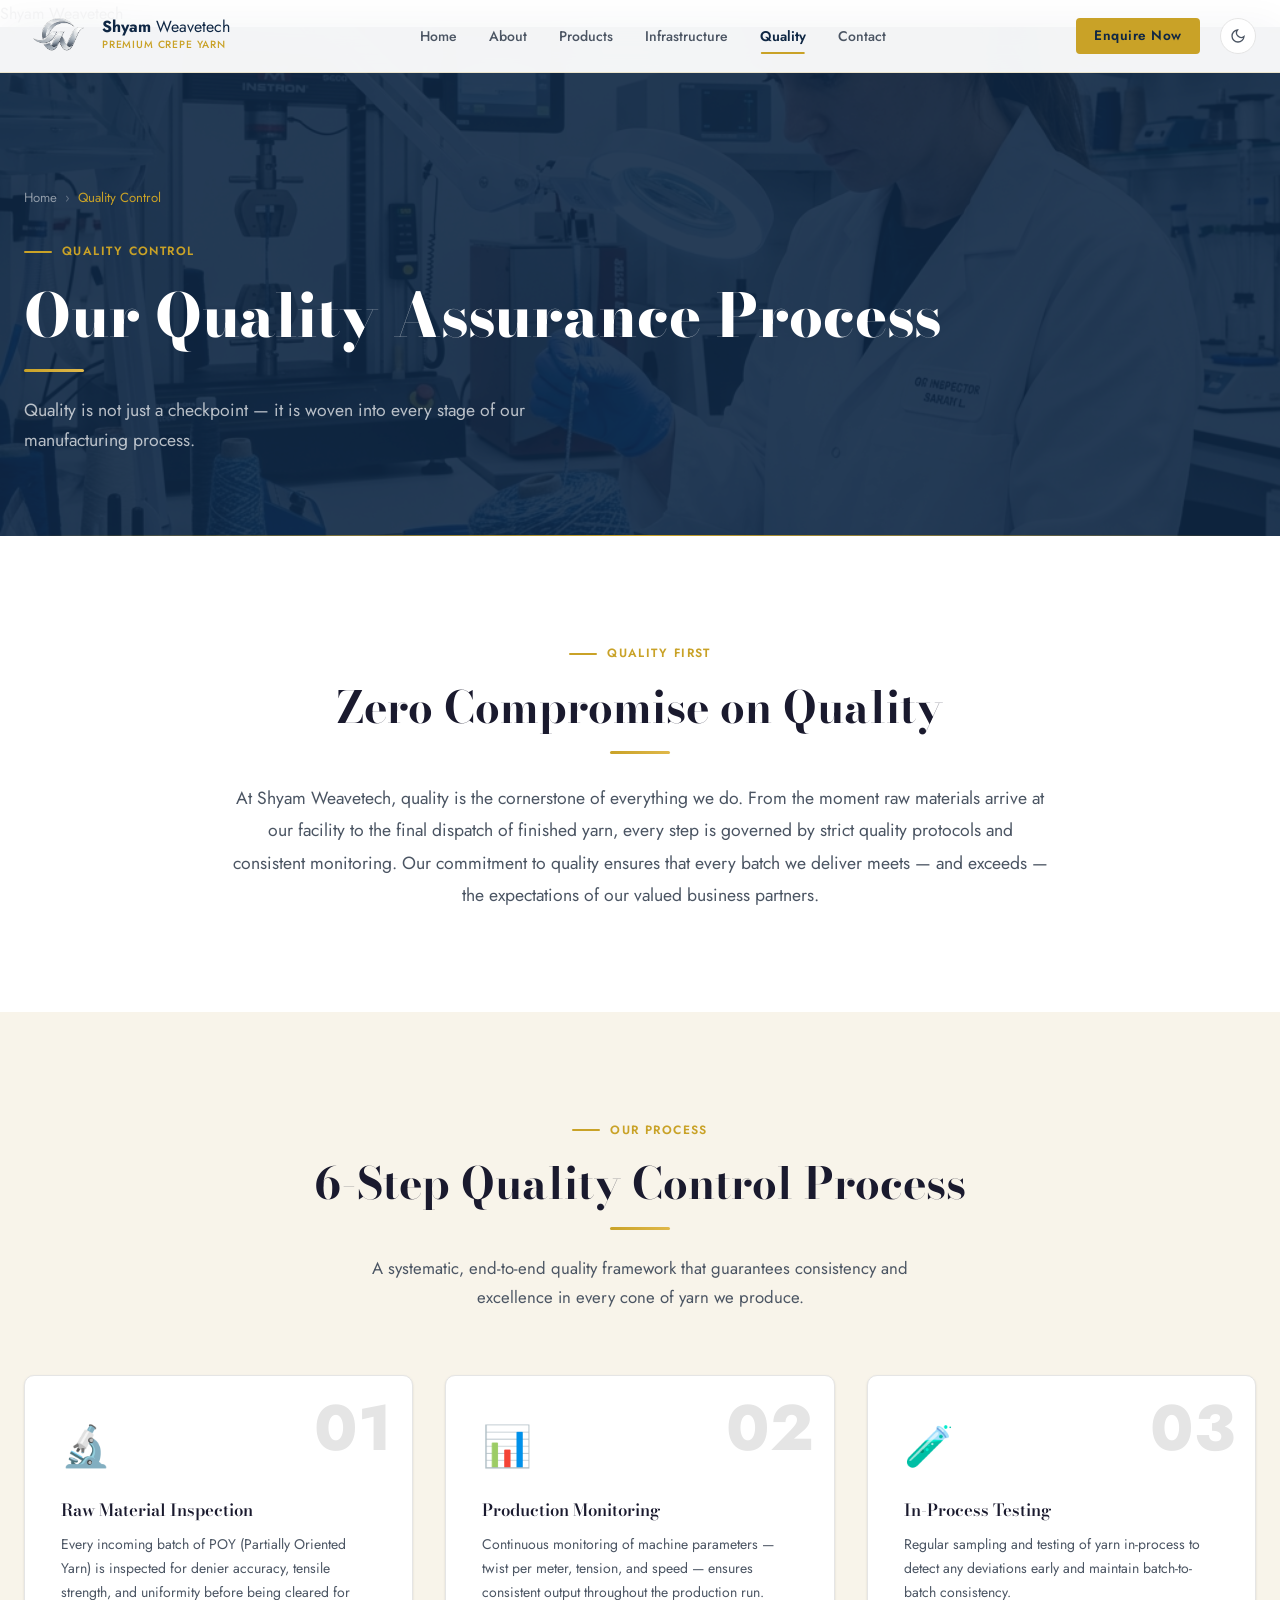
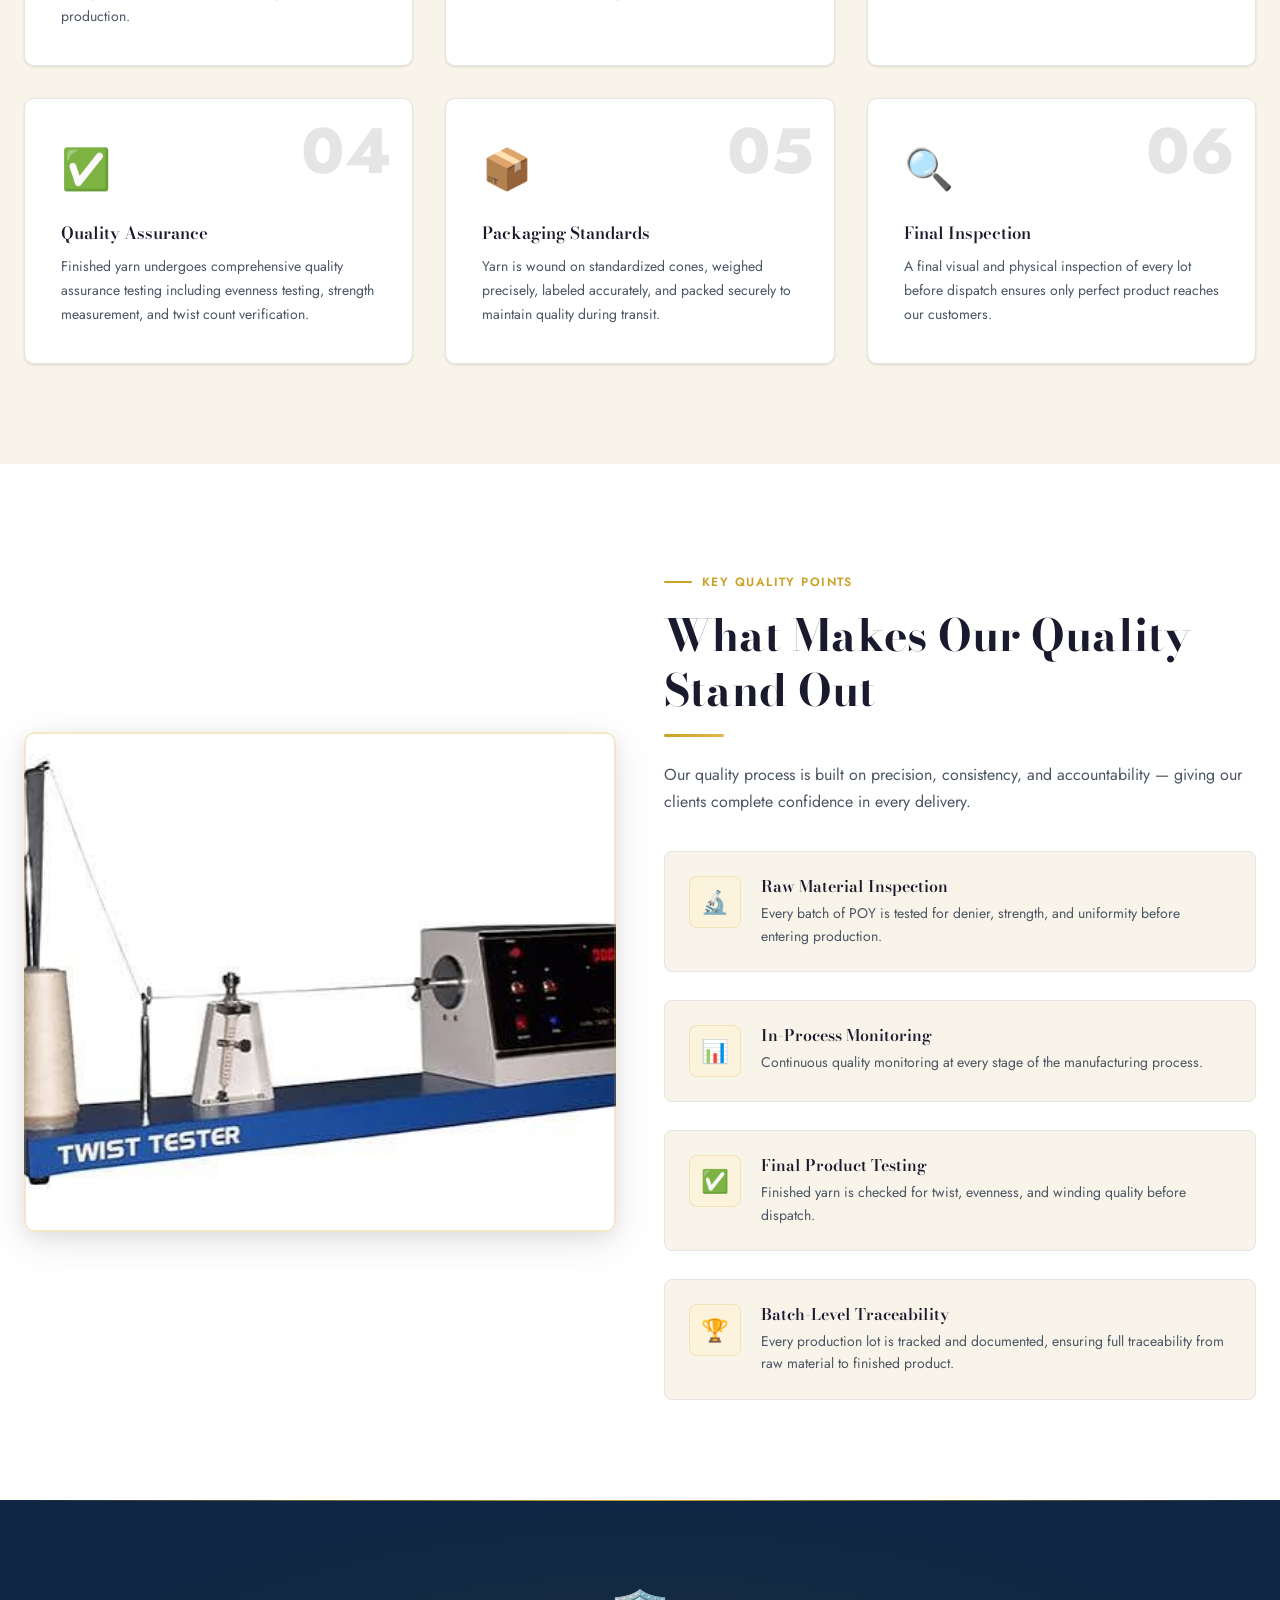
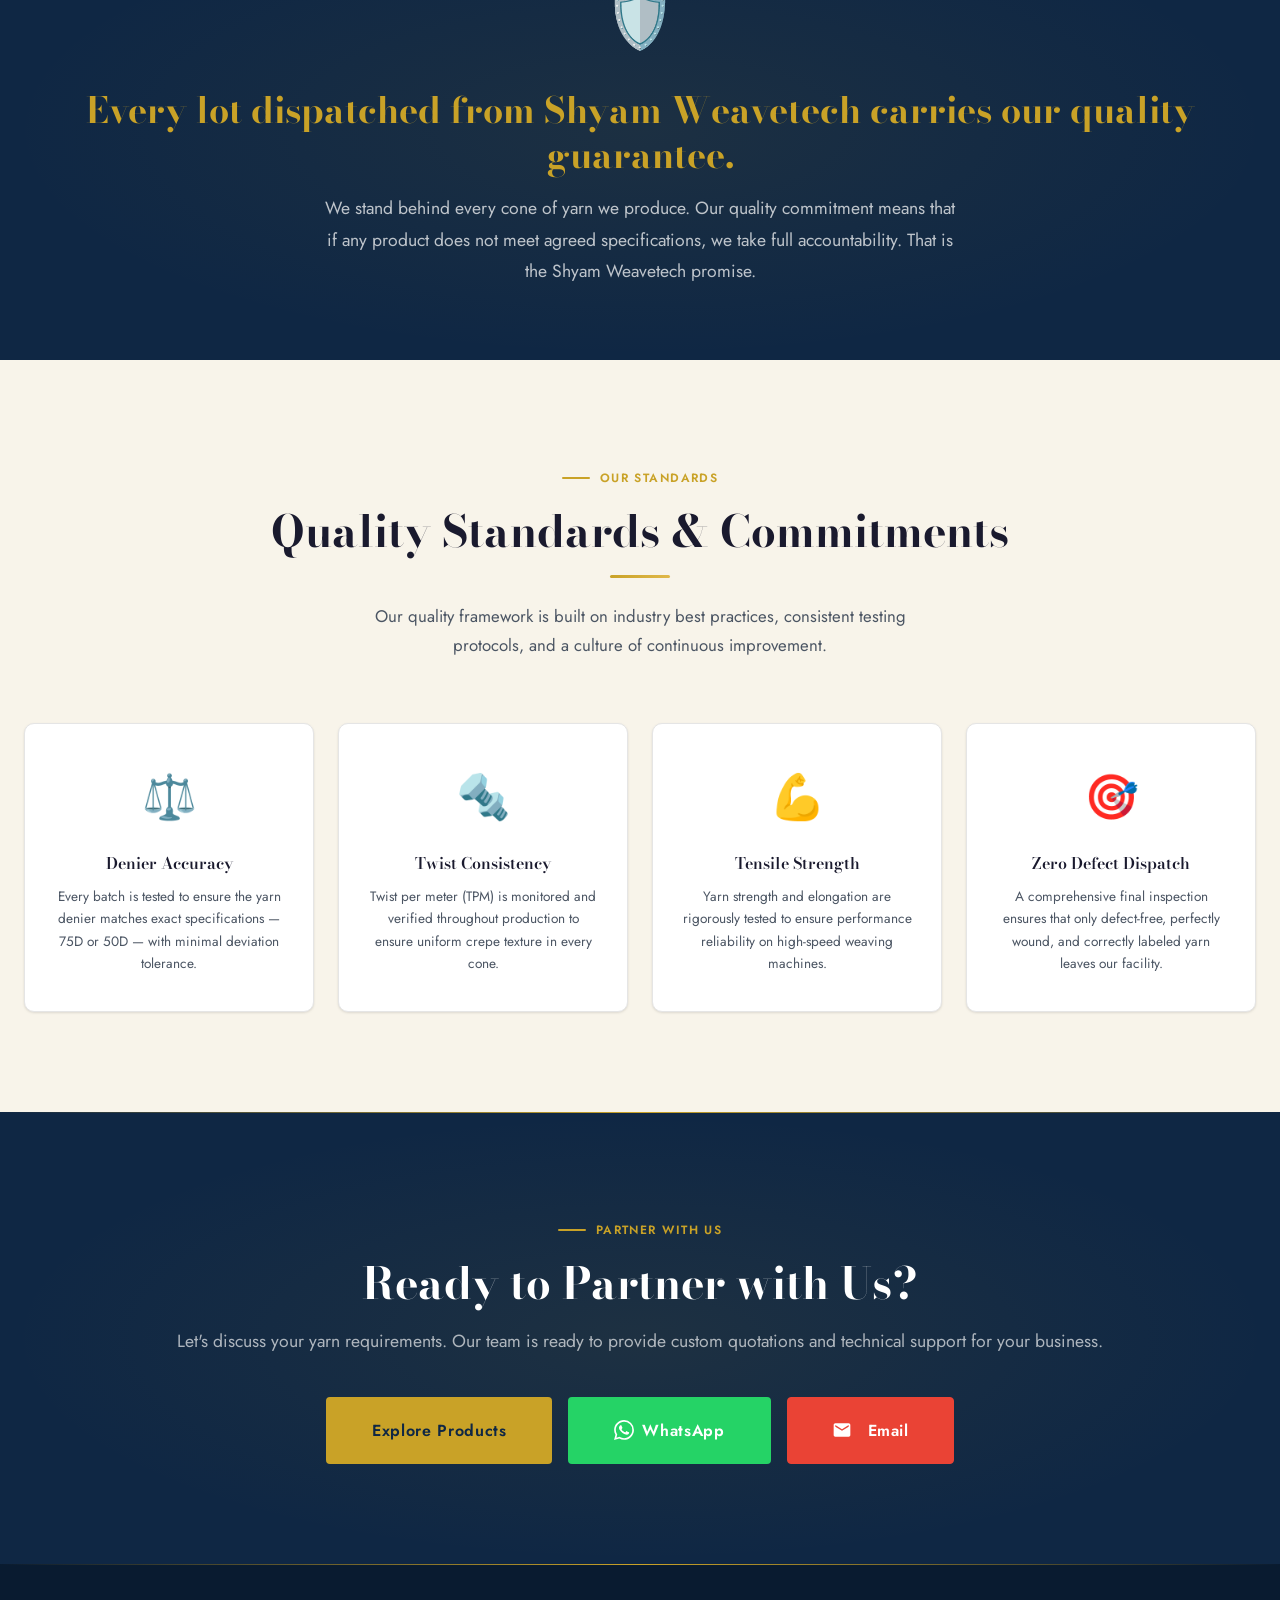
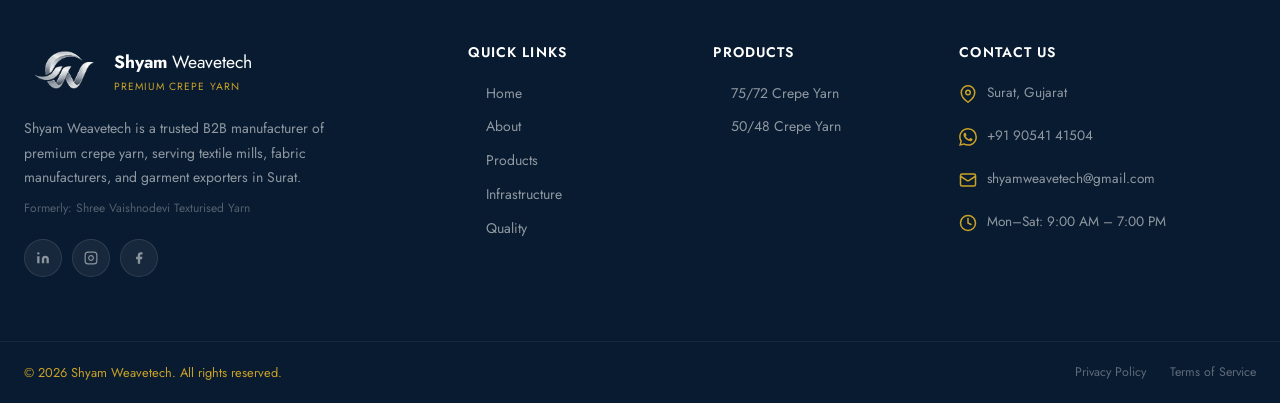
<file: quality.html>
<!DOCTYPE html>
<html lang="en" data-theme="light">

<head>
  <meta charset="UTF-8">
  <meta name="viewport" content="width=device-width, initial-scale=1.0">
  <title>Shyam Weavetech | Premium Crepe Yarn Manufacturer, Surat</title>
  <meta name="description"
    content="Shyam Weavetech follows a rigorous 6-step quality assurance process — from raw material inspection to final dispatch — ensuring every batch of crepe yarn meets the highest standards.">
  <meta name="keywords"
    content="quality control yarn, crepe yarn quality assurance, textile quality inspection, Shyam Weavetech quality, yarn testing Surat">
  <meta property="og:title" content="Quality Control | Shyam Weavetech">
  <meta property="og:description"
    content="Zero compromise on quality. Discover our 6-step quality assurance process for premium crepe yarn.">
  <meta property="og:type" content="website">
  <link rel="canonical" href="https://shyamweavetech.com/quality.html">
  <!-- Schema -->
  <script type="application/ld+json">
  {"@context":"https://schema.org","@type":"WebPage","name":"Quality Control","url":"https://shyamweavetech.com/quality.html","description":"Shyam Weavetech quality assurance process for premium crepe yarn manufacturing","isPartOf":{"@type":"WebSite","name":"Shyam Weavetech","url":"https://shyamweavetech.com"}}
  </script>
  <link rel="stylesheet" href="css/style.css">
  <link rel="preconnect" href="https://fonts.googleapis.com">
  <link rel="preconnect" href="https://fonts.gstatic.com" crossorigin>
  <style>
    /* ── Quality Page Specific Styles ── */
    .quality-intro-section {
      background: var(--bg-primary);
      padding: var(--section-pad);
    }

    .quality-intro-inner {
      max-width: 820px;
      margin: 0 auto;
      text-align: center;
    }

    .quality-intro-inner h2 {
      margin-bottom: 16px;
    }

    .quality-intro-inner .gold-line {
      margin: 16px auto 28px;
    }

    .quality-intro-inner p {
      font-size: 1.1rem;
      line-height: 1.85;
      color: var(--text-secondary);
    }

    /* Quality Steps Section */
    .quality-steps-section {
      background: var(--bg-secondary);
      padding: var(--section-pad);
    }

    .quality-step-card .step-icon {
      font-size: 2.5rem;
      margin-bottom: 20px;
      display: block;
    }

    .quality-step-card h4 {
      margin-bottom: 12px;
      font-size: 1.05rem;
    }

    .quality-step-card p {
      font-size: 0.875rem;
      line-height: 1.7;
    }

    /* Quality Image Section */
    .quality-image-section {
      padding: var(--section-pad);
      background: var(--bg-primary);
    }

    .quality-img-wrap {
      border-radius: 10px;
      overflow: hidden;
      position: relative;
      box-shadow: var(--shadow-lg);
    }

    .quality-img-wrap img {
      width: 100%;
      height: 500px;
      object-fit: cover;
      display: block;
    }

    .quality-img-wrap::after {
      content: '';
      position: absolute;
      inset: 0;
      border: 2px solid rgba(201, 162, 39, 0.25);
      border-radius: 10px;
      pointer-events: none;
    }

    .quality-key-points {
      display: flex;
      flex-direction: column;
      gap: 28px;
    }

    .quality-key-point {
      display: flex;
      gap: 20px;
      align-items: flex-start;
      padding: 24px;
      background: var(--bg-secondary);
      border-radius: 8px;
      border: 1px solid var(--border-color);
      transition: all var(--transition-med);
    }

    .quality-key-point:hover {
      box-shadow: var(--shadow-md);
      border-color: rgba(201, 162, 39, 0.25);
      transform: translateX(4px);
    }

    .quality-key-point-icon {
      width: 52px;
      height: 52px;
      background: var(--gold-pale);
      border-radius: 8px;
      display: flex;
      align-items: center;
      justify-content: center;
      flex-shrink: 0;
      font-size: 1.4rem;
      border: 1px solid rgba(201, 162, 39, 0.2);
    }

    .quality-key-point-content h4 {
      margin-bottom: 6px;
      font-size: 1rem;
      color: var(--text-primary);
    }

    .quality-key-point-content p {
      font-size: 0.875rem;
      color: var(--text-secondary);
      line-height: 1.6;
    }

    /* Quality Guarantee Strip */
    .quality-guarantee-strip {
      background: var(--navy);
      padding: 72px 0;
      position: relative;
      overflow: hidden;
      text-align: center;
    }

    .quality-guarantee-strip::before {
      content: '';
      position: absolute;
      inset: 0;
      background: radial-gradient(ellipse at center, rgba(201, 162, 39, 0.07) 0%, transparent 70%);
    }

    .quality-guarantee-strip::after {
      content: '';
      position: absolute;
      top: 0;
      left: 0;
      right: 0;
      height: 1px;
      background: linear-gradient(90deg, transparent, var(--gold), transparent);
    }

    .quality-guarantee-strip .container {
      position: relative;
      z-index: 1;
    }

    .guarantee-icon {
      font-size: 3.5rem;
      margin-bottom: 20px;
      display: block;
      animation: pulse 2.5s infinite;
    }

    .quality-guarantee-strip h2 {
      color: var(--gold);
      margin-bottom: 16px;
      font-size: clamp(1.5rem, 3vw, 2.25rem);
    }

    .quality-guarantee-strip p {
      color: rgba(255, 255, 255, 0.72);
      font-size: 1.1rem;
      max-width: 640px;
      margin: 0 auto 0;
      line-height: 1.8;
    }

    /* Standards Section */
    .standards-section {
      background: var(--bg-secondary);
      padding: var(--section-pad);
    }

    .standard-card {
      background: var(--card-bg);
      border-radius: 10px;
      padding: 36px 28px;
      border: 1px solid var(--border-color);
      box-shadow: var(--shadow-sm);
      text-align: center;
      transition: all var(--transition-med);
      position: relative;
      overflow: hidden;
    }

    .standard-card::before {
      content: '';
      position: absolute;
      bottom: 0;
      left: 0;
      right: 0;
      height: 3px;
      background: linear-gradient(90deg, var(--gold), var(--gold-light));
      transform: scaleX(0);
      transition: transform var(--transition-med);
    }

    .standard-card:hover {
      box-shadow: var(--shadow-lg);
      transform: translateY(-5px);
      border-color: rgba(201, 162, 39, 0.25);
    }

    .standard-card:hover::before {
      transform: scaleX(1);
    }

    .standard-card-icon {
      font-size: 2.75rem;
      margin-bottom: 18px;
      display: block;
    }

    .standard-card h4 {
      margin-bottom: 12px;
      font-size: 1rem;
      color: var(--text-primary);
    }

    .standard-card p {
      font-size: 0.85rem;
      line-height: 1.65;
      color: var(--text-secondary);
    }

    /* Page hero image variant */
    .page-hero.quality-hero::before {
      background-image: url('images/quality-inspection.png');
      opacity: 0.1;
    }
  </style>
  <link rel="icon" href="images/logo2.png" type="image/png">
</head>

<body>

  <!-- Loading Screen -->
  <div id="loading-screen">
    <div class="loader-logo">Shyam <span>Weavetech</span></div>
    <div class="loader-bar">
      <div class="loader-bar-fill"></div>
    </div>
  </div>

  <!-- Scroll Progress -->
  <div id="scroll-progress"></div>

  <!-- Navigation -->
  <nav id="navbar" role="navigation" aria-label="Main Navigation">
    <div class="nav-inner">
      <a href="index.html" class="nav-logo" aria-label="Shyam Weavetech Home">
        <img src="images/logo2.png" alt="Shyam Weavetech Logo" class="nav-logo-img">
        <div class="nav-logo-text">
          <span class="nav-logo-name"><b>Shyam</b> Weavetech</span>
          <span class="nav-logo-tagline">Premium Crepe Yarn</span>
        </div>
      </a>

      <ul class="nav-links" role="list">
        <li><a href="index.html" class="nav-link" data-i18n="nav_home">Home</a></li>
        <li><a href="about.html" class="nav-link" data-i18n="nav_about">About</a></li>
        <li><a href="products.html" class="nav-link" data-i18n="nav_products">Products</a></li>
        <li><a href="infrastructure.html" class="nav-link" data-i18n="nav_infrastructure">Infrastructure</a></li>
        <li><a href="quality.html" class="nav-link active" data-i18n="nav_quality">Quality</a></li>

        <li><a href="contact.html" class="nav-link" data-i18n="nav_contact">Contact</a></li>
      </ul>

      <div class="nav-actions">

        <a href="contact.html" class="btn btn-gold nav-query-btn"
          style="padding: 8px 16px; font-size: 0.85rem; margin-right: 8px; font-weight: 600; display: inline-flex; align-items: center; justify-content: center; height: 36px;">Enquire
          Now</a>
        <button class="theme-toggle" id="theme-toggle" aria-label="Toggle Dark Mode">
          <svg class="icon-moon" width="16" height="16" fill="none" stroke="currentColor" stroke-width="2"
            viewBox="0 0 24 24">
            <path d="M21 12.79A9 9 0 1111.21 3a7 7 0 009.79 9.79z" />
          </svg>
          <svg class="icon-sun" width="16" height="16" fill="none" stroke="currentColor" stroke-width="2"
            viewBox="0 0 24 24">
            <circle cx="12" cy="12" r="5" />
            <line x1="12" y1="1" x2="12" y2="3" />
            <line x1="12" y1="21" x2="12" y2="23" />
            <line x1="4.22" y1="4.22" x2="5.64" y2="5.64" />
            <line x1="18.36" y1="18.36" x2="19.78" y2="19.78" />
            <line x1="1" y1="12" x2="3" y2="12" />
            <line x1="21" y1="12" x2="23" y2="12" />
            <line x1="4.22" y1="19.78" x2="5.64" y2="18.36" />
            <line x1="18.36" y1="5.64" x2="19.78" y2="4.22" />
          </svg>
        </button>

        <button class="hamburger" id="hamburger" aria-label="Open mobile menu" aria-expanded="false">
          <span></span><span></span><span></span>
        </button>
      </div>
    </div>
  </nav>

  <!-- Mobile Menu -->
  <div id="mobile-menu" class="mobile-menu" role="dialog" aria-label="Mobile Navigation">
    <ul class="mobile-nav-links" role="list">
      <li><a href="index.html" class="mobile-nav-link" data-i18n="nav_home">Home</a></li>
      <li><a href="about.html" class="mobile-nav-link" data-i18n="nav_about">About</a></li>
      <li><a href="products.html" class="mobile-nav-link" data-i18n="nav_products">Products</a></li>
      <li><a href="infrastructure.html" class="mobile-nav-link" data-i18n="nav_infrastructure">Infrastructure</a></li>
      <li><a href="quality.html" class="mobile-nav-link" data-i18n="nav_quality">Quality</a></li>

      <li><a href="contact.html" class="mobile-nav-link" data-i18n="nav_contact">Contact</a></li>
    </ul>
    <div style="display:flex;gap:8px;padding:0 16px;">

      <a href="contact.html" class="btn btn-gold nav-query-btn"
        style="padding: 8px 16px; font-size: 0.85rem; margin-right: 8px; font-weight: 600; display: inline-flex; align-items: center; justify-content: center; height: 36px;">Enquire
        Now</a>
      <button class="theme-toggle" id="theme-toggle-mobile" aria-label="Toggle Dark Mode" style="margin-left:auto;"
        onclick="document.getElementById('theme-toggle').click()">
        <svg class="icon-moon" width="16" height="16" fill="none" stroke="currentColor" stroke-width="2"
          viewBox="0 0 24 24">
          <path d="M21 12.79A9 9 0 1111.21 3a7 7 0 009.79 9.79z" />
        </svg>
        <svg class="icon-sun" width="16" height="16" fill="none" stroke="currentColor" stroke-width="2"
          viewBox="0 0 24 24">
          <circle cx="12" cy="12" r="5" />
          <line x1="12" y1="1" x2="12" y2="3" />
          <line x1="12" y1="21" x2="12" y2="23" />
          <line x1="4.22" y1="4.22" x2="5.64" y2="5.64" />
          <line x1="18.36" y1="18.36" x2="19.78" y2="19.78" />
          <line x1="1" y1="12" x2="3" y2="12" />
          <line x1="21" y1="12" x2="23" y2="12" />
          <line x1="4.22" y1="19.78" x2="5.64" y2="18.36" />
          <line x1="18.36" y1="5.64" x2="19.78" y2="4.22" />
        </svg>
      </button>
    </div>
  </div>

  <!-- ══════════════════ PAGE HERO ══════════════════ -->
  <section class="page-hero quality-hero" aria-labelledby="quality-hero-heading">
    <div class="container">
      <nav class="breadcrumb" aria-label="Breadcrumb">
        <a href="index.html">Home</a>
        <span class="sep" aria-hidden="true">›</span>
        <span class="current" aria-current="page">Quality Control</span>
      </nav>
      <div class="section-label" data-i18n="qual_label">Quality Control</div>
      <h1 id="quality-hero-heading" data-i18n="qual_heading">Our Quality Assurance Process</h1>
      <div class="gold-line"></div>
      <p data-i18n="qual_text">Quality is not just a checkpoint — it is woven into every stage of our manufacturing
        process.</p>
    </div>
  </section>

  <!-- ══════════════════ INTRO SECTION ══════════════════ -->
  <section class="quality-intro-section" aria-labelledby="quality-intro-heading">
    <div class="container">
      <div class="quality-intro-inner fade-up">
        <div class="section-label" data-i18n="quality_label">Quality First</div>
        <h2 id="quality-intro-heading" data-i18n="quality_heading">Zero Compromise on Quality</h2>
        <div class="gold-line centered"></div>
        <p>At Shyam Weavetech, quality is the cornerstone of everything we do. From the moment raw materials arrive at
          our facility to the final dispatch of finished yarn, every step is governed by strict quality protocols and
          consistent monitoring. Our commitment to quality ensures that every batch we deliver meets — and exceeds — the
          expectations of our valued business partners.</p>
      </div>
    </div>
  </section>

  <!-- ══════════════════ 6-STEP QUALITY PROCESS ══════════════════ -->
  <section class="quality-steps-section" aria-labelledby="quality-steps-heading">
    <div class="container">
      <div class="section-header centered fade-up">
        <div class="section-label" data-i18n="qual_label">Our Process</div>
        <h2 id="quality-steps-heading">6-Step Quality Control Process</h2>
        <div class="gold-line centered"></div>
        <p>A systematic, end-to-end quality framework that guarantees consistency and excellence in every cone of yarn
          we produce.</p>
      </div>

      <div class="quality-steps-grid" role="list">

        <!-- Step 1 -->
        <div class="quality-step-card fade-up delay-1" role="listitem">
          <div class="step-number" aria-hidden="true">01</div>
          <span class="step-icon" aria-hidden="true">🔬</span>
          <h4 data-i18n="qs1_title">Raw Material Inspection</h4>
          <p data-i18n="qs1_text">Every incoming batch of POY (Partially Oriented Yarn) is inspected for denier
            accuracy, tensile strength, and uniformity before being cleared for production.</p>
        </div>

        <!-- Step 2 -->
        <div class="quality-step-card fade-up delay-2" role="listitem">
          <div class="step-number" aria-hidden="true">02</div>
          <span class="step-icon" aria-hidden="true">📊</span>
          <h4 data-i18n="qs2_title">Production Monitoring</h4>
          <p data-i18n="qs2_text">Continuous monitoring of machine parameters — twist per meter, tension, and speed —
            ensures consistent output throughout the production run.</p>
        </div>

        <!-- Step 3 -->
        <div class="quality-step-card fade-up delay-3" role="listitem">
          <div class="step-number" aria-hidden="true">03</div>
          <span class="step-icon" aria-hidden="true">🧪</span>
          <h4 data-i18n="qs3_title">In-Process Testing</h4>
          <p data-i18n="qs3_text">Regular sampling and testing of yarn in-process to detect any deviations early and
            maintain batch-to-batch consistency.</p>
        </div>

        <!-- Step 4 -->
        <div class="quality-step-card fade-up delay-1" role="listitem">
          <div class="step-number" aria-hidden="true">04</div>
          <span class="step-icon" aria-hidden="true">✅</span>
          <h4 data-i18n="qs4_title">Quality Assurance</h4>
          <p data-i18n="qs4_text">Finished yarn undergoes comprehensive quality assurance testing including evenness
            testing, strength measurement, and twist count verification.</p>
        </div>

        <!-- Step 5 -->
        <div class="quality-step-card fade-up delay-2" role="listitem">
          <div class="step-number" aria-hidden="true">05</div>
          <span class="step-icon" aria-hidden="true">📦</span>
          <h4 data-i18n="qs5_title">Packaging Standards</h4>
          <p data-i18n="qs5_text">Yarn is wound on standardized cones, weighed precisely, labeled accurately, and packed
            securely to maintain quality during transit.</p>
        </div>

        <!-- Step 6 -->
        <div class="quality-step-card fade-up delay-3" role="listitem">
          <div class="step-number" aria-hidden="true">06</div>
          <span class="step-icon" aria-hidden="true">🔍</span>
          <h4 data-i18n="qs6_title">Final Inspection</h4>
          <p data-i18n="qs6_text">A final visual and physical inspection of every lot before dispatch ensures only
            perfect product reaches our customers.</p>
        </div>

      </div>
    </div>
  </section>

  <!-- ══════════════════ QUALITY IMAGE SECTION ══════════════════ -->
  <section class="quality-image-section" aria-labelledby="quality-detail-heading">
    <div class="container">
      <div class="grid-2">

        <!-- Image Left -->
        <div class="quality-img-wrap slide-left">
          <!-- <img src="images/quality-inspection.png"
            alt="Quality inspection process at Shyam Weavetech manufacturing facility" width="600" height="500"
            loading="lazy"> -->
          <img src="images/testing1.jpg" alt="Quality inspection process at Shyam Weavetech manufacturing facility"
            width="600" height="500" loading="lazy">

        </div>

        <!-- Key Quality Points Right -->
        <div class="slide-right">
          <div class="section-label" data-i18n="quality_label">Key Quality Points</div>
          <h2 id="quality-detail-heading">What Makes Our Quality Stand Out</h2>
          <div class="gold-line"></div>
          <p style="margin-bottom:36px;">Our quality process is built on precision, consistency, and accountability —
            giving our clients complete confidence in every delivery.</p>

          <div class="quality-key-points" role="list">

            <div class="quality-key-point" role="listitem">
              <div class="quality-key-point-icon" aria-hidden="true">🔬</div>
              <div class="quality-key-point-content">
                <h4 data-i18n="qp_1_title">Raw Material Inspection</h4>
                <p data-i18n="qp_1_text">Every batch of POY is tested for denier, strength, and uniformity before
                  entering production.</p>
              </div>
            </div>

            <div class="quality-key-point" role="listitem">
              <div class="quality-key-point-icon" aria-hidden="true">📊</div>
              <div class="quality-key-point-content">
                <h4 data-i18n="qp_2_title">In-Process Monitoring</h4>
                <p data-i18n="qp_2_text">Continuous quality monitoring at every stage of the manufacturing process.</p>
              </div>
            </div>

            <div class="quality-key-point" role="listitem">
              <div class="quality-key-point-icon" aria-hidden="true">✅</div>
              <div class="quality-key-point-content">
                <h4 data-i18n="qp_3_title">Final Product Testing</h4>
                <p data-i18n="qp_3_text">Finished yarn is checked for twist, evenness, and winding quality before
                  dispatch.</p>
              </div>
            </div>

            <div class="quality-key-point" role="listitem">
              <div class="quality-key-point-icon" aria-hidden="true">🏆</div>
              <div class="quality-key-point-content">
                <h4>Batch-Level Traceability</h4>
                <p>Every production lot is tracked and documented, ensuring full traceability from raw material to
                  finished product.</p>
              </div>
            </div>

          </div>
        </div>

      </div>
    </div>
  </section>

  <!-- ══════════════════ QUALITY GUARANTEE STRIP ══════════════════ -->
  <section class="quality-guarantee-strip" aria-label="Quality Guarantee">
    <div class="container">
      <span class="guarantee-icon" aria-hidden="true">🛡️</span>
      <h2 data-i18n="qual_guarantee_text">Every lot dispatched from Shyam Weavetech carries our quality guarantee.</h2>
      <p>We stand behind every cone of yarn we produce. Our quality commitment means that if any product does not meet
        agreed specifications, we take full accountability. That is the Shyam Weavetech promise.</p>
    </div>
  </section>

  <!-- ══════════════════ STANDARDS & CERTIFICATIONS ══════════════════ -->
  <section class="standards-section" aria-labelledby="standards-heading">
    <div class="container">
      <div class="section-header centered fade-up">
        <div class="section-label">Our Standards</div>
        <h2 id="standards-heading">Quality Standards &amp; Commitments</h2>
        <div class="gold-line centered"></div>
        <p>Our quality framework is built on industry best practices, consistent testing protocols, and a culture of
          continuous improvement.</p>
      </div>

      <div class="grid-4" role="list">

        <div class="standard-card fade-up delay-1" role="listitem">
          <span class="standard-card-icon" aria-hidden="true">⚖️</span>
          <h4>Denier Accuracy</h4>
          <p>Every batch is tested to ensure the yarn denier matches exact specifications — 75D or 50D — with minimal
            deviation tolerance.</p>
        </div>

        <div class="standard-card fade-up delay-2" role="listitem">
          <span class="standard-card-icon" aria-hidden="true">🔩</span>
          <h4>Twist Consistency</h4>
          <p>Twist per meter (TPM) is monitored and verified throughout production to ensure uniform crepe texture in
            every cone.</p>
        </div>

        <div class="standard-card fade-up delay-3" role="listitem">
          <span class="standard-card-icon" aria-hidden="true">💪</span>
          <h4>Tensile Strength</h4>
          <p>Yarn strength and elongation are rigorously tested to ensure performance reliability on high-speed weaving
            machines.</p>
        </div>

        <div class="standard-card fade-up delay-4" role="listitem">
          <span class="standard-card-icon" aria-hidden="true">🎯</span>
          <h4>Zero Defect Dispatch</h4>
          <p>A comprehensive final inspection ensures that only defect-free, perfectly wound, and correctly labeled yarn
            leaves our facility.</p>
        </div>

      </div>
    </div>
  </section>

  <!-- ══════════════════ CTA ══════════════════ -->
  <section class="cta-section" aria-labelledby="quality-cta-heading">
    <div class="container">
      <div class="section-label text-gold centered fade-up" style="justify-content:center;">Partner With Us</div>
      <h2 id="quality-cta-heading" class="fade-up" data-i18n="cta_heading">Ready to Partner with Us?</h2>
      <p class="fade-up" data-i18n="cta_text">Let's discuss your yarn requirements. Our team is ready to provide custom
        quotations and technical support for your business.</p>
      <div class="cta-buttons fade-up">
        <a href="products.html" class="btn btn-gold btn-lg" id="quality-cta-products-btn"
          data-i18n="btn_explore_products">Explore Products</a>
        <div class="cta-actions" style="display: flex; gap: 16px; justify-content: center; flex-wrap: wrap;">
          <a href="#" class="btn btn-whatsapp btn-lg" data-wa="general">
            <svg width="20" height="20" viewBox="0 0 24 24" fill="currentColor">
              <path
                d="M17.472 14.382c-.297-.149-1.758-.867-2.03-.967-.273-.099-.471-.148-.67.15-.197.297-.767.966-.94 1.164-.173.199-.347.223-.644.075-.297-.15-1.255-.463-2.39-1.475-.883-.788-1.48-1.761-1.653-2.059-.173-.297-.018-.458.13-.606.134-.133.298-.347.446-.52.149-.174.198-.298.298-.497.099-.198.05-.371-.025-.52-.075-.149-.669-1.612-.916-2.207-.242-.579-.487-.5-.669-.51-.173-.008-.371-.01-.57-.01-.198 0-.52.074-.792.372-.272.297-1.04 1.016-1.04 2.479 0 1.462 1.065 2.875 1.213 3.074.149.198 2.096 3.2 5.077 4.487.709.306 1.262.489 1.694.625.712.227 1.36.195 1.871.118.571-.085 1.758-.719 2.006-1.413.248-.694.248-1.289.173-1.413-.074-.124-.272-.198-.57-.347m-5.421 7.403h-.004a9.87 9.87 0 01-5.031-1.378l-.361-.214-3.741.982.998-3.648-.235-.374a9.86 9.86 0 01-1.51-5.26c.001-5.45 4.436-9.884 9.888-9.884 2.64 0 5.122 1.03 6.988 2.898a9.825 9.825 0 012.893 6.994c-.003 5.45-4.437 9.884-9.885 9.884m8.413-18.297A11.815 11.815 0 0012.05 0C5.495 0 .16 5.335.157 11.892c0 2.096.547 4.142 1.588 5.945L.057 24l6.305-1.654a11.882 11.882 0 005.683 1.448h.005c6.554 0 11.89-5.335 11.893-11.893a11.821 11.821 0 00-3.48-8.413z" />
            </svg>
            WhatsApp
          </a>

          <a href="#" class="btn btn-gmail btn-lg email-modal-trigger">
            <svg width="20" height="20" viewBox="0 0 24 24" fill="currentColor">
              <path
                d="M20 4H4C2.9 4 2.01 4.9 2.01 6L2 18C2 19.1 2.9 20 4 20H20C21.1 20 22 19.1 22 18V6C22 4.9 21.1 4 20 4ZM20 8L12 13L4 8V6L12 11L20 6V8Z" />
            </svg>
            Email
          </a>
        </div>
      </div>
    </div>
  </section>

  <!-- ══════════════════ FOOTER ══════════════════ -->
  <footer id="footer" role="contentinfo">
    <div class="container">
      <div class="footer-grid">
        <!-- Brand -->
        <div class="footer-brand">
          <div class="footer-logo-wrap">
            <img src="images/logo2.png" alt="Shyam Weavetech Logo" class="footer-logo-img">
            <div>
              <div class="footer-logo-name"><b>Shyam</b> Weavetech</div>
              <div class="footer-logo-tagline" data-i18n="footer_tagline">Premium Crepe Yarn</div>
            </div>
          </div>
          <p data-i18n="footer_about">Shyam Weavetech is a trusted B2B manufacturer of premium crepe yarn, serving
            textile mills, fabric manufacturers, and garment exporters in Surat.</p>
          <p style="font-size:0.75rem;color:rgba(255,255,255,0.3);margin-top:8px;" data-i18n="footer_prev_name">
            Formerly: Shree Vaishnodevi Texturised Yarn</p>
          <div class="social-links" role="list" aria-label="Social Media Links">
            <div class="social-link" role="listitem" aria-label="LinkedIn - Coming Soon" tabindex="0">
              <svg width="14" height="14" viewBox="0 0 24 24" fill="currentColor">
                <path d="M16 8a6 6 0 0 1 6 6v7h-4v-7a2 2 0 0 0-2-2 2 2 0 0 0-2 2v7h-4v-7a6 6 0 0 1 6-6z" />
                <rect x="2" y="9" width="4" height="12" />
                <circle cx="4" cy="4" r="2" />
              </svg>
              <span class="social-tooltip" data-i18n="coming_soon">Coming Soon</span>
            </div>
            <div class="social-link" role="listitem" aria-label="Instagram - Coming Soon" tabindex="0">
              <svg width="14" height="14" viewBox="0 0 24 24" fill="none" stroke="currentColor" stroke-width="2">
                <rect x="2" y="2" width="20" height="20" rx="5" ry="5" />
                <path d="M16 11.37A4 4 0 1 1 12.63 8 4 4 0 0 1 16 11.37z" />
                <line x1="17.5" y1="6.5" x2="17.51" y2="6.5" />
              </svg>
              <span class="social-tooltip" data-i18n="coming_soon">Coming Soon</span>
            </div>
            <div class="social-link" role="listitem" aria-label="Facebook - Coming Soon" tabindex="0">
              <svg width="14" height="14" viewBox="0 0 24 24" fill="currentColor">
                <path d="M18 2h-3a5 5 0 0 0-5 5v3H7v4h3v8h4v-8h3l1-4h-4V7a1 1 0 0 1 1-1h3z" />
              </svg>
              <span class="social-tooltip" data-i18n="coming_soon">Coming Soon</span>
            </div>
          </div>
        </div>
        <!-- Quick Links -->
        <div>
          <h3 class="footer-heading" data-i18n="footer_quick_links">Quick Links</h3>
          <nav class="footer-links" aria-label="Footer navigation">
            <a href="index.html" class="footer-link" data-i18n="nav_home">Home</a>
            <a href="about.html" class="footer-link" data-i18n="nav_about">About</a>
            <a href="products.html" class="footer-link" data-i18n="nav_products">Products</a>
            <a href="infrastructure.html" class="footer-link" data-i18n="nav_infrastructure">Infrastructure</a>
            <a href="quality.html" class="footer-link" data-i18n="nav_quality">Quality</a>

          </nav>
        </div>
        <!-- Products -->
        <div>
          <h3 class="footer-heading" data-i18n="footer_products_col">Products</h3>
          <nav class="footer-links" aria-label="Product links">
            <a href="products.html" class="footer-link">75/72 Crepe Yarn</a>
            <a href="products.html" class="footer-link">50/48 Crepe Yarn</a>
          </nav>
        </div>
        <!-- Contact -->
        <div>
          <h3 class="footer-heading" data-i18n="footer_contact_col">Contact Us</h3>
          <div class="footer-contact-item">
            <span class="footer-contact-icon" aria-hidden="true"><svg width="18" height="18" viewBox="0 0 24 24"
                fill="none" stroke="currentColor" stroke-width="2" stroke-linecap="round" stroke-linejoin="round">
                <path d="M21 10c0 7-9 13-9 13s-9-6-9-13a9 9 0 0 1 18 0z"></path>
                <circle cx="12" cy="10" r="3"></circle>
              </svg></span>
            <span class="footer-contact-text" data-i18n="address_val">Surat, Gujarat</span>
          </div>
          <div class="footer-contact-item">
            <span class="footer-contact-icon" aria-hidden="true"><svg width="18" height="18" viewBox="0 0 24 24"
                fill="currentColor">
                <path
                  d="M17.472 14.382c-.297-.149-1.758-.867-2.03-.967-.273-.099-.471-.148-.67.15-.197.297-.767.966-.94 1.164-.173.199-.347.223-.644.075-.297-.15-1.255-.463-2.39-1.475-.888-.788-1.489-1.761-1.663-2.06-.173-.297-.018-.458.13-.606.134-.133.298-.347.446-.52.149-.174.198-.298.298-.497.099-.198.05-.371-.025-.52-.075-.149-.669-1.612-.916-2.207-.242-.579-.487-.5-.669-.51a5.8 5.8 0 0 0-.57-.01c-.198 0-.52.074-.792.372-.272.297-1.04 1.016-1.04 2.479 0 1.462 1.065 2.875 1.213 3.074.149.198 2.096 3.2 5.077 4.487.709.306 1.262.489 1.694.625.712.227 1.36.195 1.871.118.571-.085 1.758-.719 2.006-1.413.248-.694.248-1.289.173-1.413-.074-.124-.272-.198-.57-.347m-5.421 7.403h-.004a9.87 9.87 0 0 1-5.031-1.378l-.361-.214-3.741.982.998-3.648-.235-.374a9.86 9.86 0 0 1-1.51-5.26c.001-5.45 4.436-9.884 9.888-9.884 2.64 0 5.122 1.03 6.988 2.898a9.82 9.82 0 0 1 2.893 6.994c-.003 5.45-4.437 9.884-9.885 9.884m8.413-18.297A11.815 11.815 0 0 0 12.05 0C5.495 0 .16 5.335.157 11.892c0 2.096.547 4.142 1.588 5.945L.057 24l6.305-1.654a11.882 11.882 0 0 0 5.683 1.448h.005c6.554 0 11.89-5.335 11.893-11.893a11.821 11.821 0 0 0-3.48-8.413Z" />
              </svg></span>
            <span class="footer-contact-text"><a href="tel:+919054141504">+91 90541 41504</a></span>
          </div>
          <div class="footer-contact-item">
            <span class="footer-contact-icon" aria-hidden="true"><svg width="18" height="18" viewBox="0 0 24 24"
                fill="none" stroke="currentColor" stroke-width="2" stroke-linecap="round" stroke-linejoin="round">
                <rect x="2" y="4" width="20" height="16" rx="2"></rect>
                <path d="m22 7-8.97 5.7a1.94 1.94 0 0 1-2.06 0L2 7"></path>
              </svg></span>
            <span class="footer-contact-text"><a
                href="mailto:shyamweavetech@gmail.com">shyamweavetech@gmail.com</a></span>
          </div>
          <div class="footer-contact-item">
            <span class="footer-contact-icon" aria-hidden="true"><svg width="18" height="18" viewBox="0 0 24 24"
                fill="none" stroke="currentColor" stroke-width="2" stroke-linecap="round" stroke-linejoin="round">
                <circle cx="12" cy="12" r="10"></circle>
                <polyline points="12 6 12 12 16 14"></polyline>
              </svg></span>
            <span class="footer-contact-text" data-i18n="hours_val">Mon–Sat: 9:00 AM – 7:00 PM</span>
          </div>

        </div>
      </div>
    </div>

    <hr class="footer-divider">

    <div class="container">
      <div class="footer-bottom">
        <p class="footer-copyright">
          <span data-i18n="footer_copyright">© 2026 <span>Shyam Weavetech</span>. All rights reserved.</span>
        </p>
        <div class="footer-bottom-links">
          <a href="contact.html" class="footer-bottom-link">Privacy Policy</a>
          <a href="contact.html" class="footer-bottom-link">Terms of Service</a>
        </div>
      </div>
    </div>
  </footer>

  <!-- WhatsApp Float -->



  <!-- Scroll To Top -->
  <button id="scroll-top" aria-label="Scroll to top" title="Back to top">
    <svg width="18" height="18" fill="none" stroke="currentColor" stroke-width="2.5" viewBox="0 0 24 24"
      aria-hidden="true">
      <polyline points="18 15 12 9 6 15" />
    </svg>
  </button>


  <script src="js/main.js"></script>

  <!-- ══════════════════ GENERAL WHATSAPP MODAL ══════════════════ -->
  <div id="wa-general-modal-overlay" class="wa-modal-overlay" aria-hidden="true">
    <div class="wa-modal-box" role="dialog" aria-modal="true" aria-labelledby="wa-general-modal-title">
      <button id="wa-general-modal-close" class="wa-modal-close" aria-label="Close modal">
        <svg width="24" height="24" viewBox="0 0 24 24" fill="none" stroke="currentColor" stroke-width="2">
          <line x1="18" y1="6" x2="6" y2="18"></line>
          <line x1="6" y1="6" x2="18" y2="18"></line>
        </svg>
      </button>
      <h2 id="wa-general-modal-title" style="color:var(--text-primary);">WhatsApp Us</h2>
      <p class="wa-modal-subtitle">Please provide a few details so we can assist you better.</p>

      <form id="wa-general-modal-form">
        <div class="form-group">
          <label class="form-label" for="wa-general-modal-purpose">Purpose of Contact</label>
          <div class="select-wrapper">
            <select class="form-control" id="wa-general-modal-purpose" required>
              <option value="" disabled selected>Select a purpose...</option>
              <option value="Casual Inquiry">Casual Inquiry</option>
              <option value="Business Related">Business Related</option>
              <option value="Order Related">Order Related</option>
              <option value="Issue Related">Issue Related</option>
              <option value="Bill Related">Bill Related</option>
              <option value="Payment Related">Payment Related</option>
            </select>
            <div class="select-arrow"
              style="pointer-events:none; position:absolute; right:12px; top:50%; transform:translateY(-50%); font-size:12px; color:var(--text-secondary);">
              ▼</div>
          </div>
        </div>

        <div class="form-group">
          <label class="form-label" for="wa-general-modal-name">Your Name</label>
          <input type="text" class="form-control" id="wa-general-modal-name" placeholder="John Doe" required>
        </div>

        <div class="form-group">
          <label class="form-label" for="wa-general-modal-message">Message Details</label>
          <textarea class="form-control" id="wa-general-modal-message" rows="4"
            placeholder="Tell us how we can help you..." required></textarea>
        </div>

        <button type="submit" id="wa-general-modal-submit" class="btn btn-whatsapp w-full"
          style="justify-content:center;">
          <svg width="18" height="18" viewBox="0 0 24 24" fill="currentColor" style="margin-right:8px;">
            <path
              d="M17.472 14.382c-.297-.149-1.758-.867-2.03-.967-.273-.099-.471-.148-.67.15-.197.297-.767.966-.94 1.164-.173.199-.347.223-.644.075-.297-.15-1.255-.463-2.39-1.475-.883-.788-1.48-1.761-1.653-2.059-.173-.297-.018-.458.13-.606.134-.133.298-.347.446-.52.149-.174.198-.298.298-.497.099-.198.05-.371-.025-.52-.075-.149-.669-1.612-.916-2.207-.242-.579-.487-.5-.669-.51-.173-.008-.371-.01-.57-.01-.198 0-.52.074-.792.372-.272.297-1.04 1.016-1.04 2.479 0 1.462 1.065 2.875 1.213 3.074.149.198 2.096 3.2 5.077 4.487.709.306 1.262.489 1.694.625.712.227 1.36.195 1.871.118.571-.085 1.758-.719 2.006-1.413.248-.694.248-1.289.173-1.413-.074-.124-.272-.198-.57-.347m-5.421 7.403h-.004a9.87 9.87 0 01-5.031-1.378l-.361-.214-3.741.982.998-3.648-.235-.374a9.86 9.86 0 01-1.51-5.26c.001-5.45 4.436-9.884 9.888-9.884 2.64 0 5.122 1.03 6.988 2.898a9.825 9.825 0 012.893 6.994c-.003 5.45-4.437 9.884-9.885 9.884m8.413-18.297A11.815 11.815 0 0012.05 0C5.495 0 .16 5.335.157 11.892c0 2.096.547 4.142 1.588 5.945L.057 24l6.305-1.654a11.882 11.882 0 005.683 1.448h.005c6.554 0 11.89-5.335 11.893-11.893a11.821 11.821 0 00-3.48-8.413z" />
          </svg>
          <span id="wa-general-modal-btn-text">Start WhatsApp Chat</span>
        </button>
      </form>
    </div>
  </div>

  <!-- ══════════════════ EMAIL MODAL ══════════════════ -->
  <div id="email-modal-overlay" class="email-modal-overlay" aria-hidden="true">
    <div class="email-modal-box" role="dialog" aria-modal="true" aria-labelledby="email-modal-title">
      <button id="email-modal-close" class="email-modal-close" aria-label="Close modal">
        <svg width="24" height="24" viewBox="0 0 24 24" fill="none" stroke="currentColor" stroke-width="2">
          <line x1="18" y1="6" x2="6" y2="18"></line>
          <line x1="6" y1="6" x2="18" y2="18"></line>
        </svg>
      </button>
      <h2 id="email-modal-title">Send us an Email</h2>
      <p class="email-modal-subtitle">Please provide a few details so we can assist you better.</p>

      <form id="email-modal-form">
        <div class="form-group">
          <label class="form-label" for="email-modal-purpose">Purpose of Email</label>
          <div class="select-wrapper">
            <select class="form-control" id="email-modal-purpose" required>
              <option value="" disabled selected>Select a purpose...</option>
              <option value="Casual Inquiry">Casual Inquiry</option>
              <option value="Business Related">Business Related</option>
              <option value="Order Related">Order Related</option>
              <option value="Issue Related">Issue Related</option>
              <option value="Bill Related">Bill Related</option>
              <option value="Payment Related">Payment Related</option>
            </select>
            <div class="select-arrow"
              style="pointer-events:none; position:absolute; right:12px; top:50%; transform:translateY(-50%); font-size:12px; color:var(--text-secondary);">
              ▼</div>
          </div>
        </div>

        <div class="form-group">
          <label class="form-label" for="email-modal-name">Your Name</label>
          <input type="text" class="form-control" id="email-modal-name" placeholder="John Doe" required>
        </div>

        <div class="form-group">
          <label class="form-label" for="email-modal-email">Your Email</label>
          <input type="email" class="form-control" name="email" id="email-modal-email" placeholder="john@example.com"
            required>
        </div>
        <div class="form-group">
          <label class="form-label" for="email-modal-phone">Contact Number</label>
          <input type="tel" class="form-control" id="email-modal-phone" placeholder="+91 XXXXX XXXXX" required>
        </div>

        <div class="form-group">
          <label class="form-label" for="email-modal-message">Message Details</label>
          <textarea class="form-control" id="email-modal-message" rows="4"
            placeholder="Tell us more about your inquiry..." required></textarea>
        </div>

        <button type="submit" id="email-modal-submit" class="btn btn-gold w-full" style="justify-content:center;">
          <span id="email-modal-btn-text">Send Message</span>
        </button>
      </form>
    </div>
  </div>


  <!-- ══════════════════ PRODUCT EMAIL MODAL ══════════════════ -->
  <div id="email-product-modal-overlay" class="wa-modal-overlay" aria-hidden="true">
    <div class="wa-modal-box" role="dialog" aria-modal="true" aria-labelledby="email-product-modal-title">
      <button id="email-product-modal-close" class="wa-modal-close" aria-label="Close modal">
        <svg width="24" height="24" viewBox="0 0 24 24" fill="none" stroke="currentColor" stroke-width="2">
          <line x1="18" y1="6" x2="6" y2="18"></line>
          <line x1="6" y1="6" x2="18" y2="18"></line>
        </svg>
      </button>
      <h2 id="email-product-modal-title" style="color:var(--text-primary);">Enquire via Email</h2>
      <p class="wa-modal-subtitle">Please provide your details below to request a quote.</p>

      <form id="email-product-modal-form">
        <div class="form-group">
          <label class="form-label" for="email-product-modal-product">Product</label>
          <input type="text" class="form-control" id="email-product-modal-product" readonly
            style="opacity: 0.8; cursor: not-allowed;">
        </div>

        <div class="form-group">
          <label class="form-label" for="email-product-modal-name">Name</label>
          <input type="text" class="form-control" id="email-product-modal-name" placeholder="John Doe" required>
        </div>

        <div class="form-group">
          <label class="form-label" for="email-product-modal-email">Email</label>
          <input type="email" class="form-control" id="email-product-modal-email" placeholder="john@example.com"
            required>
        </div>

        <div class="form-group">
          <label class="form-label" for="email-product-modal-phone">Phone Number</label>
          <input type="tel" class="form-control" id="email-product-modal-phone" placeholder="+91 XXXXX XXXXX" required>
        </div>

        <div class="form-group">
          <label class="form-label" for="email-product-modal-quantity">Quantity (in Kgs)</label>
          <input type="number" class="form-control" id="email-product-modal-quantity" placeholder="100" min="1"
            required>
        </div>

        <div class="form-group">
          <label class="form-label" for="email-product-modal-location">Locations (Area in and nearby Surat)</label>
          <input type="text" class="form-control" id="email-product-modal-location"
            placeholder="e.g. Ring Road, Sachin GIDC" required>
        </div>

        <div class="form-group">
          <label class="form-label" for="email-product-modal-requirements">Additional Details (if any)</label>
          <textarea class="form-control" id="email-product-modal-requirements" rows="2"
            placeholder="Tell us about specific needs or questions..."></textarea>
        </div>

        <button type="submit" id="email-product-modal-submit" class="btn btn-gold w-full"
          style="justify-content:center;">
          <span id="email-product-modal-btn-text">Send Message</span>
        </button>
      </form>
    </div>
  </div>

  <!-- ══════════════════ PRODUCT WHATSAPP MODAL ══════════════════ -->
  <div id="wa-modal-overlay" class="wa-modal-overlay" aria-hidden="true">
    <div class="wa-modal-box" role="dialog" aria-modal="true" aria-labelledby="wa-modal-title">
      <button id="wa-modal-close" class="wa-modal-close" aria-label="Close modal">
        <svg width="24" height="24" viewBox="0 0 24 24" fill="none" stroke="currentColor" stroke-width="2">
          <line x1="18" y1="6" x2="6" y2="18"></line>
          <line x1="6" y1="6" x2="18" y2="18"></line>
        </svg>
      </button>
      <h2 id="wa-modal-title">Enquire via WhatsApp</h2>
      <p class="wa-modal-subtitle">Please provide your details below and they will be auto-filled into your WhatsApp
        message.</p>

      <form id="wa-modal-form">
        <div class="form-group">
          <label class="form-label" for="wa-modal-product">I am interested in</label>
          <input type="text" class="form-control" id="wa-modal-product" readonly
            style="background-color: var(--border-color); cursor: not-allowed; opacity: 0.8;">
        </div>

        <div class="form-group">
          <label class="form-label" for="wa-modal-quantity">Quantity (in Kgs)</label>
          <input type="text" class="form-control" id="wa-modal-quantity" placeholder="e.g. 500 kg" required>
        </div>



        <div class="form-group">
          <label class="form-label" for="wa-modal-location">Locations (Area in and nearby Surat)</label>
          <input type="text" class="form-control" id="wa-modal-location" placeholder="e.g. Pandesara, Surat" required>
        </div>

        <div class="form-group">
          <label class="form-label" for="wa-modal-requirements">Additional Details (if any)</label>
          <textarea class="form-control" id="wa-modal-requirements" rows="3"
            placeholder="Any specific colors, variants, or questions..."></textarea>
        </div>

        <button type="submit" class="btn btn-whatsapp w-full" style="justify-content:center;">
          <span>Send Message</span>
        </button>
      </form>
    </div>
  </div>

</body>

</html>
</file>
<file: css/style.css>
/* ============================================================
   SHYAM WEAVETECH — Complete Design System
   Premium Corporate Textile Manufacturing Website
   ============================================================ */

/* ── Google Fonts ── */
@import url('https://fonts.googleapis.com/css2?family=Bodoni+Moda:ital,opsz,wght@0,6..96,400;0,6..96,500;0,6..96,600;0,6..96,700;1,6..96,400&family=Jost:wght@300;400;500;600&display=swap');

/* ── CSS Variables (Light Theme) ── */
:root {
  --navy:        #0F2744;
  --navy-dark:   #091B30;
  --navy-mid:    #1A3A5C;
  --navy-light:  #1E4A7A;
  --cream:       #F8F4EA;
  --cream-dark:  #F0EAD8;
  --gold:        #C9A227;
  --gold-light:  #E0B84A;
  --gold-dark:   #A8841E;
  --gold-pale:   #FBF3DC;
  --charcoal:    #1A1A2E;
  --white:       #FFFFFF;
  --gray-50:     #FAFAFA;
  --gray-100:    #F5F5F5;
  --gray-200:    #E5E5E5;
  --gray-400:    #9CA3AF;
  --gray-500:    #6B7280;
  --gray-600:    #4B5563;
  --gray-700:    #374151;

  /* Semantic */
  --bg-primary:     var(--white);
  --bg-secondary:   var(--cream);
  --bg-dark:        var(--navy);
  --text-primary:   var(--charcoal);
  --text-secondary: var(--gray-600);
  --text-light:     var(--gray-400);
  --border-color:   var(--gray-200);
  --card-bg:        var(--white);
  --nav-bg:         rgba(255,255,255,0.95);
  --nav-border:     rgba(201,162,39,0.2);
  --shadow-sm:      0 1px 3px rgba(0,0,0,0.08), 0 1px 2px rgba(0,0,0,0.04);
  --shadow-md:      0 4px 16px rgba(0,0,0,0.08), 0 2px 8px rgba(0,0,0,0.04);
  --shadow-lg:      0 10px 40px rgba(0,0,0,0.1), 0 4px 16px rgba(0,0,0,0.06);
  --shadow-gold:    0 4px 20px rgba(201,162,39,0.25);
  --shadow-navy:    0 8px 32px rgba(15,39,68,0.15);

  /* Transitions */
  --transition-fast: 0.2s ease;
  --transition-med:  0.35s ease;
  --transition-slow: 0.5s ease;

  /* Spacing */
  --section-pad: 100px 0;
  --container-max: 1280px;
  --container-pad: 0 24px;
}

/* ── Dark Theme ── */
[data-theme="dark"] {
  --bg-primary:     #0A1628;
  --bg-secondary:   #0F1F38;
  --bg-dark:        #061020;
  --text-primary:   #E8EAF0;
  --text-secondary: #94A3B8;
  --text-light:     #64748B;
  --border-color:   rgba(255,255,255,0.08);
  --card-bg:        #0F1F38;
  --nav-bg:         rgba(10,22,40,0.97);
  --nav-border:     rgba(201,162,39,0.15);
  --shadow-sm:      0 1px 3px rgba(0,0,0,0.3);
  --shadow-md:      0 4px 16px rgba(0,0,0,0.3);
  --shadow-lg:      0 10px 40px rgba(0,0,0,0.4);
  --gold-pale:      rgba(201,162,39,0.15);
}

/* ── Reset & Base ── */
*, *::before, *::after {
  box-sizing: border-box;
  margin: 0;
  padding: 0;
}

html {
  scroll-behavior: smooth;
  font-size: 16px;
}

body {
  font-family: 'Jost', sans-serif;
  font-size: 1rem;
  line-height: 1.7;
  color: var(--text-primary);
  background-color: var(--bg-primary);
  transition: background-color 0.4s ease, color 0.4s ease;
  overflow-x: hidden;
  animation: fadeInPage 0.5s ease forwards;
}

@keyframes fadeInPage {
  from { opacity: 0; }
  to { opacity: 1; }
}

body.page-exit {
  opacity: 0 !important;
  transition: opacity 0.4s ease;
}

img {
  max-width: 100%;
  height: auto;
  display: block;
}

a {
  text-decoration: none;
  color: inherit;
}

ul { list-style: none; }

/* ── Typography ── */
h1, h2, h3, h4, h5, h6 {
  font-family: 'Bodoni Moda', serif;
  line-height: 1.25;
  color: var(--text-primary);
}

h1 { font-size: clamp(2.2rem, 5vw, 3.75rem); font-weight: 800; }
h2 { font-size: clamp(1.75rem, 3.5vw, 2.75rem); font-weight: 700; }
h3 { font-size: clamp(1.25rem, 2vw, 1.625rem); font-weight: 600; }
h4 { font-size: 1.125rem; font-weight: 600; }
h5 { font-size: 1rem; font-weight: 600; }

p { color: var(--text-secondary); }

.stat-number {
  font-family: 'Bodoni Moda', serif;
  font-weight: 800;
}

/* ── Layout ── */
.container {
  max-width: var(--container-max);
  margin: 0 auto;
  padding: var(--container-pad);
}

.section {
  padding: var(--section-pad);
}

.section-cream {
  padding: var(--section-pad);
  background-color: var(--bg-secondary);
}

.section-dark {
  padding: var(--section-pad);
  background-color: var(--bg-dark);
}

.grid-2 { display: grid; grid-template-columns: 1fr 1fr; gap: 48px; align-items: center; }
.grid-3 { display: grid; grid-template-columns: repeat(3, 1fr); gap: 32px; }
.grid-4 { display: grid; grid-template-columns: repeat(4, 1fr); gap: 24px; }
.grid-6 { display: grid; grid-template-columns: repeat(3, 1fr); gap: 24px; }

/* ── Section Labels ── */
.section-label {
  display: inline-flex;
  align-items: center;
  gap: 10px;
  font-family: 'Jost', sans-serif;
  font-size: 0.75rem;
  font-weight: 600;
  letter-spacing: 0.12em;
  text-transform: uppercase;
  color: var(--gold);
  margin-bottom: 16px;
}

.section-label::before {
  content: '';
  display: block;
  width: 28px;
  height: 2px;
  background: var(--gold);
  border-radius: 2px;
}

.section-header {
  margin-bottom: 64px;
}

.section-header h2 {
  margin-bottom: 16px;
}

.section-header p {
  font-size: 1.05rem;
  max-width: 600px;
}

.section-header.centered {
  text-align: center;
}

.section-header.centered p {
  margin: 0 auto;
}

/* ── Gold Accent Line ── */
.gold-line {
  width: 60px;
  height: 3px;
  background: linear-gradient(90deg, var(--gold), var(--gold-light));
  border-radius: 2px;
  margin: 16px 0 24px;
}

.gold-line.centered { margin: 16px auto 24px; }

/* ── Buttons ── */
.btn {
  display: inline-flex;
  align-items: center;
  gap: 8px;
  padding: 14px 32px;
  border-radius: 4px;
  font-family: 'Jost', sans-serif;
  font-size: 0.9rem;
  font-weight: 600;
  letter-spacing: 0.04em;
  cursor: pointer;
  border: 2px solid transparent;
  transition: all var(--transition-med);
  position: relative;
  overflow: hidden;
  white-space: nowrap;
}

.btn::after {
  content: '';
  position: absolute;
  inset: 0;
  background: rgba(255,255,255,0.1);
  opacity: 0;
  transition: opacity var(--transition-fast);
}

.btn:hover::after { opacity: 1; }

.btn-primary {
  background: var(--navy);
  color: var(--white);
  border-color: var(--navy);
}

.btn-primary:hover {
  background: var(--gold);
  border-color: var(--gold);
  color: var(--navy);
  transform: translateY(-2px);
  box-shadow: var(--shadow-gold);
}

.btn-gold {
  background: var(--gold);
  color: var(--navy);
  border-color: var(--gold);
}

.btn-gold:hover {
  background: var(--gold-light);
  border-color: var(--gold-light);
  transform: translateY(-2px);
  box-shadow: var(--shadow-gold);
}

.btn-outline {
  background: transparent;
  color: var(--white);
  border-color: rgba(255,255,255,0.5);
}

.btn-outline:hover {
  background: var(--gold);
  border-color: var(--gold);
  color: var(--navy);
  transform: translateY(-2px);
}

.btn-outline-navy {
  background: transparent;
  color: var(--navy);
  border-color: var(--navy);
}

.btn-outline-navy:hover {
  background: var(--navy);
  color: var(--white);
  transform: translateY(-2px);
}

.btn-whatsapp {
  background: #25D366;
  color: var(--white);
  border-color: #25D366;
}

.btn-whatsapp:hover {
  background: #1DA851;
  border-color: #1DA851;
  transform: translateY(-2px);
  box-shadow: 0 4px 20px rgba(37,211,102,0.3);
}

.btn-sm { padding: 10px 22px; font-size: 0.825rem; }
.btn-lg { padding: 18px 44px; font-size: 1rem; }

/* ── Cards ── */
.card {
  background: var(--card-bg);
  border-radius: 8px;
  padding: 36px;
  border: 1px solid var(--border-color);
  box-shadow: var(--shadow-sm);
  transition: all var(--transition-med);
}

.card:hover {
  box-shadow: var(--shadow-lg);
  transform: translateY(-4px);
  border-color: rgba(201,162,39,0.2);
}

.card-navy {
  background: var(--navy);
  color: var(--white);
  border-color: rgba(255,255,255,0.08);
}

.card-navy h3, .card-navy h4, .card-navy p {
  color: var(--white);
}

.card-navy p { color: rgba(255,255,255,0.75); }

/* ── Icon Box ── */
.icon-box {
  width: 56px;
  height: 56px;
  border-radius: 8px;
  background: var(--gold-pale);
  display: flex;
  align-items: center;
  justify-content: center;
  margin-bottom: 20px;
  transition: background var(--transition-med);
  flex-shrink: 0;
}

.icon-box svg, .icon-box i {
  width: 26px;
  height: 26px;
  color: var(--gold);
  font-size: 22px;
}

.card:hover .icon-box {
  background: var(--gold);
}

.card:hover .icon-box svg,
.card:hover .icon-box i {
  color: var(--white);
}

/* ── Page Hero ── */
.page-hero {
  padding: 160px 0 80px;
  background: var(--navy);
  position: relative;
  overflow: hidden;
}

.page-hero::before {
  content: '';
  position: absolute;
  inset: 0;
  background: url('../images/factory-floor.png') center/cover no-repeat;
  opacity: 0.08;
}

.page-hero::after {
  content: '';
  position: absolute;
  bottom: 0;
  left: 0;
  right: 0;
  height: 1px;
  background: linear-gradient(90deg, transparent, var(--gold), transparent);
}

.page-hero .container { position: relative; z-index: 1; }

.page-hero h1 { color: var(--white); margin-bottom: 16px; }
.page-hero p { color: rgba(255,255,255,0.7); font-size: 1.1rem; max-width: 560px; }

.breadcrumb {
  display: flex;
  align-items: center;
  gap: 8px;
  font-size: 0.825rem;
  color: rgba(255,255,255,0.5);
  margin-bottom: 24px;
}

.breadcrumb a { color: rgba(255,255,255,0.5); transition: color var(--transition-fast); }
.breadcrumb a:hover { color: var(--gold); }
.breadcrumb .sep { color: rgba(255,255,255,0.3); }
.breadcrumb .current { color: var(--gold); }

/* ══════════════════════════════════════════════════════
   NAVIGATION
══════════════════════════════════════════════════════ */
#navbar {
  position: fixed;
  top: 0;
  left: 0;
  right: 0;
  z-index: 1000;
  background: var(--nav-bg);
  backdrop-filter: blur(20px);
  -webkit-backdrop-filter: blur(20px);
  border-bottom: 1px solid var(--nav-border);
  transition: all var(--transition-med);
}

#navbar.scrolled {
  box-shadow: 0 4px 24px rgba(15,39,68,0.08);
}

.nav-inner {
  display: flex;
  align-items: center;
  justify-content: space-between;
  height: 72px;
  padding: 0 24px;
  max-width: var(--container-max);
  margin: 0 auto;
}

.nav-logo {
  display: flex;
  align-items: center;
  gap: 6px;
  text-decoration: none;
}

.nav-logo-img {
  height: 48px;
  width: auto;
  object-fit: contain;
}

.nav-logo-text { display: flex; flex-direction: column; }

.nav-logo-name {
  font-family: 'Jost', sans-serif;
  font-weight: 400;
  font-size: 1rem;
  color: var(--navy);
  line-height: 1.1;
}

[data-theme="dark"] .nav-logo-name { color: var(--white); }

.nav-logo-tagline {
  font-size: 0.65rem;
  font-weight: 500;
  color: var(--gold);
  letter-spacing: 0.08em;
  text-transform: uppercase;
}

.nav-links {
  display: flex;
  align-items: center;
  gap: 4px;
}

.nav-link {
  padding: 8px 14px;
  font-size: 0.875rem;
  font-weight: 500;
  color: var(--text-secondary);
  border-radius: 4px;
  transition: all var(--transition-fast);
  position: relative;
}

.nav-link::after {
  content: '';
  position: absolute;
  bottom: 0;
  left: 50%;
  transform: translateX(-50%);
  width: 0;
  height: 2px;
  background: var(--gold);
  border-radius: 1px;
  transition: width var(--transition-fast);
}

.nav-link:hover { color: var(--navy); }
.nav-link:hover::after { width: 60%; }
.nav-link.active { color: var(--navy); font-weight: 600; }
.nav-link.active::after { width: 60%; }

[data-theme="dark"] .nav-link:hover,
[data-theme="dark"] .nav-link.active { color: var(--white); }

.nav-actions {
  display: flex;
  align-items: center;
  gap: 12px;
}

/* Language Switcher */
.lang-switcher {
  display: flex;
  align-items: center;
  gap: 2px;
  background: var(--gray-100);
  border-radius: 20px;
  padding: 3px;
}

[data-theme="dark"] .lang-switcher { background: rgba(255,255,255,0.08); }

.lang-btn {
  padding: 4px 12px;
  border-radius: 16px;
  border: none;
  background: transparent;
  font-size: 0.75rem;
  font-weight: 600;
  cursor: pointer;
  color: var(--text-secondary);
  transition: all var(--transition-fast);
  font-family: 'Jost', sans-serif;
}

.lang-btn.active {
  background: var(--navy);
  color: var(--white);
}

[data-theme="dark"] .lang-btn.active {
  background: var(--gold);
  color: var(--navy);
}

/* Theme Toggle */
.theme-toggle {
  width: 36px;
  height: 36px;
  border-radius: 50%;
  border: 1px solid var(--border-color);
  background: var(--bg-primary);
  cursor: pointer;
  display: flex;
  align-items: center;
  justify-content: center;
  transition: all var(--transition-fast);
  color: var(--text-secondary);
}

.theme-toggle:hover {
  border-color: var(--gold);
  color: var(--gold);
  background: var(--gold-pale);
}

.theme-toggle .icon-sun { display: none; }
.theme-toggle .icon-moon { display: block; }
[data-theme="dark"] .theme-toggle .icon-sun { display: block; }
[data-theme="dark"] .theme-toggle .icon-moon { display: none; }

/* Mobile Menu */
.hamburger {
  display: none;
  flex-direction: column;
  gap: 5px;
  cursor: pointer;
  padding: 4px;
  background: transparent;
  border: none;
}

.hamburger span {
  width: 24px;
  height: 2px;
  background: var(--navy);
  border-radius: 2px;
  transition: all var(--transition-fast);
}

[data-theme="dark"] .hamburger span { background: var(--white); }

.hamburger.open span:nth-child(1) { transform: rotate(45deg) translate(5px, 5px); }
.hamburger.open span:nth-child(2) { opacity: 0; }
.hamburger.open span:nth-child(3) { transform: rotate(-45deg) translate(5px, -5px); }

.mobile-menu {
  display: none;
  position: fixed;
  top: 72px;
  left: 0;
  right: 0;
  background: var(--nav-bg);
  backdrop-filter: blur(20px);
  border-bottom: 1px solid var(--border-color);
  padding: 16px 24px 24px;
  z-index: 999;
}

.mobile-menu.open { display: block; }

.mobile-nav-links {
  display: flex;
  flex-direction: column;
  gap: 4px;
  margin-bottom: 16px;
}

.mobile-nav-link {
  padding: 12px 16px;
  border-radius: 6px;
  font-weight: 500;
  color: var(--text-primary);
  transition: all var(--transition-fast);
}

.mobile-nav-link:hover {
  background: var(--gold-pale);
  color: var(--gold);
}

/* ── Scroll Progress ── */
#scroll-progress {
  position: fixed;
  top: 72px;
  left: 0;
  height: 3px;
  background: linear-gradient(90deg, var(--gold), var(--gold-light));
  z-index: 1001;
  width: 0%;
  transition: width 0.1s linear;
}

/* ── Scroll To Top ── */
#scroll-top {
  position: fixed;
  bottom: 32px;
  right: 32px;
  width: 48px;
  height: 48px;
  background: var(--navy);
  color: var(--white);
  border: none;
  border-radius: 50%;
  cursor: pointer;
  display: flex;
  align-items: center;
  justify-content: center;
  opacity: 0;
  visibility: hidden;
  transform: translateY(16px);
  transition: all var(--transition-med);
  z-index: 999;
  box-shadow: var(--shadow-navy);
}

#scroll-top.visible {
  opacity: 1;
  visibility: visible;
  transform: translateY(0);
}

#scroll-top:hover {
  background: var(--gold);
  transform: translateY(-4px);
}

/* ── WhatsApp Float ── */
#whatsapp-float {
  position: fixed;
  bottom: 32px;
  left: 32px;
  width: 56px;
  height: 56px;
  background: #25D366;
  border-radius: 50%;
  display: flex;
  align-items: center;
  justify-content: center;
  box-shadow: 0 4px 20px rgba(37,211,102,0.4);
  cursor: pointer;
  z-index: 999;
  transition: all var(--transition-med);
  text-decoration: none;
}

#whatsapp-float:hover {
  transform: scale(1.1) translateY(-4px);
  box-shadow: 0 8px 32px rgba(37,211,102,0.5);
}

#whatsapp-float svg { width: 28px; height: 28px; color: white; fill: white; }



/* ══════════════════════════════════════════════════════
   HOME — HERO
══════════════════════════════════════════════════════ */
#hero {
  position: relative;
  height: 100vh;
  min-height: 720px;
  display: flex;
  align-items: center;
  overflow: hidden;
}

.hero-bg {
  position: absolute;
  inset: 0;
  background: url('../images/hero-factory.png') center/cover no-repeat;
}

.hero-overlay {
  position: absolute;
  inset: 0;
  background: linear-gradient(
    105deg,
    rgba(9,27,48,0.95) 0%,
    rgba(15,39,68,0.88) 50%,
    rgba(9,27,48,0.6) 100%
  );
}

.hero-content {
  position: relative;
  z-index: 2;
  max-width: 780px;
}

.hero-badge {
  display: inline-flex;
  align-items: center;
  gap: 8px;
  background: rgba(201,162,39,0.15);
  border: 1px solid rgba(201,162,39,0.35);
  border-radius: 24px;
  padding: 6px 16px 6px 8px;
  margin-bottom: 28px;
  backdrop-filter: blur(8px);
}

.hero-badge-dot {
  width: 8px;
  height: 8px;
  background: var(--gold);
  border-radius: 50%;
  animation: pulse 2s infinite;
}

@keyframes pulse {
  0%, 100% { opacity: 1; transform: scale(1); }
  50% { opacity: 0.6; transform: scale(0.85); }
}

.hero-badge span {
  font-size: 0.75rem;
  font-weight: 600;
  color: var(--gold);
  letter-spacing: 0.08em;
  text-transform: uppercase;
}

.hero-content h1 {
  color: var(--white);
  margin-bottom: 24px;
  line-height: 1.15;
}

.hero-content h1 em {
  color: var(--gold);
  font-style: normal;
}

.hero-content p {
  color: rgba(255,255,255,0.75);
  font-size: 1.15rem;
  line-height: 1.7;
  margin-bottom: 40px;
  max-width: 560px;
}

.hero-buttons {
  display: flex;
  gap: 16px;
  flex-wrap: wrap;
}

.hero-scroll {
  position: absolute;
  bottom: 40px;
  left: 50%;
  transform: translateX(-50%);
  display: flex;
  flex-direction: column;
  align-items: center;
  gap: 8px;
  z-index: 2;
}

.hero-scroll span {
  font-size: 0.7rem;
  color: rgba(255,255,255,0.4);
  letter-spacing: 0.1em;
  text-transform: uppercase;
}

.scroll-mouse {
  width: 24px;
  height: 38px;
  border: 2px solid rgba(255,255,255,0.3);
  border-radius: 12px;
  position: relative;
}

.scroll-mouse::after {
  content: '';
  position: absolute;
  top: 6px;
  left: 50%;
  transform: translateX(-50%);
  width: 4px;
  height: 8px;
  background: var(--gold);
  border-radius: 2px;
  animation: scrollDown 1.6s ease infinite;
}

@keyframes scrollDown {
  0% { opacity: 1; top: 6px; }
  100% { opacity: 0; top: 22px; }
}

/* Hero Stats Strip */
.hero-stats {
  position: absolute;
  bottom: 0;
  left: 0;
  right: 0;
  background: rgba(15,39,68,0.85);
  backdrop-filter: blur(12px);
  border-top: 1px solid rgba(201,162,39,0.2);
  z-index: 2;
}

.hero-stats-inner {
  display: flex;
  max-width: var(--container-max);
  margin: 0 auto;
  padding: 0 24px;
}

.hero-stat {
  flex: 1;
  padding: 24px 20px;
  text-align: center;
  border-right: 1px solid rgba(255,255,255,0.08);
}

.hero-stat:last-child { border-right: none; }

.hero-stat-number {
  font-family: 'Jost', sans-serif;
  font-weight: 800;
  font-size: 2rem;
  color: var(--gold);
  line-height: 1;
  margin-bottom: 4px;
}

.hero-stat-label {
  font-size: 0.75rem;
  color: rgba(255,255,255,0.6);
  font-weight: 500;
  text-transform: uppercase;
  letter-spacing: 0.06em;
}

/* ══════════════════════════════════════════════════════
   ABOUT PREVIEW (Home)
══════════════════════════════════════════════════════ */
.about-preview-image {
  position: relative;
  border-radius: 8px;
  overflow: hidden;
}

.about-preview-image img {
  width: 100%;
  height: 480px;
  object-fit: cover;
  border-radius: 8px;
}

.about-preview-badge {
  position: absolute;
  bottom: -20px;
  right: -20px;
  background: var(--gold);
  color: var(--navy);
  border-radius: 8px;
  padding: 20px 24px;
  text-align: center;
  box-shadow: var(--shadow-gold);
}

.about-preview-badge .big-num {
  font-family: 'Jost', sans-serif;
  font-weight: 800;
  font-size: 2.5rem;
  line-height: 1;
  display: block;
}

.about-preview-badge .label {
  font-size: 0.7rem;
  font-weight: 700;
  text-transform: uppercase;
  letter-spacing: 0.08em;
}

.about-preview-content { padding-left: 16px; }

.check-list {
  display: flex;
  flex-direction: column;
  gap: 12px;
  margin-top: 24px;
  margin-bottom: 32px;
}

.check-item {
  display: flex;
  align-items: center;
  gap: 12px;
  font-size: 0.9rem;
  color: var(--text-secondary);
}

.check-icon {
  width: 22px;
  height: 22px;
  background: var(--gold-pale);
  border-radius: 50%;
  display: flex;
  align-items: center;
  justify-content: center;
  flex-shrink: 0;
  color: var(--gold);
  font-size: 12px;
  font-weight: 700;
}

/* ══════════════════════════════════════════════════════
   PRODUCTS (Cards)
══════════════════════════════════════════════════════ */
.product-card {
  background: var(--card-bg);
  border-radius: 12px;
  border: 1px solid var(--border-color);
  overflow: hidden;
  box-shadow: var(--shadow-md);
  transition: all var(--transition-med);
  display: flex;
  flex-direction: column;
}

.product-card:hover {
  box-shadow: var(--shadow-lg);
  transform: translateY(-6px);
  border-color: rgba(201,162,39,0.3);
}

.product-card-image {
  position: relative;
  height: 280px;
  overflow: hidden;
  background: var(--gray-50);
}

.product-card-image img {
  width: 100%;
  height: 100%;
  object-fit: cover;
  transition: transform 0.6s ease;
}

.product-card:hover .product-card-image img {
  transform: scale(1.05);
}

.product-badge {
  position: absolute;
  top: 16px;
  left: 16px;
  background: var(--navy);
  color: var(--gold);
  font-size: 0.7rem;
  font-weight: 700;
  letter-spacing: 0.08em;
  text-transform: uppercase;
  padding: 4px 12px;
  border-radius: 2px;
}

.product-card-body {
  padding: 32px;
  flex: 1;
  display: flex;
  flex-direction: column;
}

.product-card-body h3 { margin-bottom: 12px; }
.product-card-body > p { font-size: 0.9rem; margin-bottom: 24px; }

.product-specs {
  display: grid;
  grid-template-columns: 1fr 1fr;
  gap: 12px;
  margin-bottom: 24px;
  padding: 16px;
  background: var(--bg-secondary);
  border-radius: 6px;
}

.spec-item { display: flex; flex-direction: column; gap: 2px; }
.spec-label { font-size: 0.7rem; color: var(--text-light); font-weight: 500; text-transform: uppercase; letter-spacing: 0.06em; }
.spec-value { font-size: 0.9rem; font-weight: 600; color: var(--text-primary); font-family: 'Jost', sans-serif; }

.product-features {
  display: flex;
  flex-direction: column;
  gap: 8px;
  margin-bottom: 28px;
  flex: 1;
}

.feature-tag {
  display: flex;
  align-items: center;
  gap: 8px;
  font-size: 0.825rem;
  color: var(--text-secondary);
}

.feature-dot {
  width: 6px;
  height: 6px;
  background: var(--gold);
  border-radius: 50%;
  flex-shrink: 0;
}

.product-card-actions {
  display: flex;
  gap: 12px;
}

.product-applications {
  margin-bottom: 20px;
}

.applications-title {
  font-size: 0.75rem;
  font-weight: 600;
  text-transform: uppercase;
  letter-spacing: 0.08em;
  color: var(--text-light);
  margin-bottom: 10px;
}

.app-tags {
  display: flex;
  flex-wrap: wrap;
  gap: 6px;
}

.app-tag {
  background: var(--gold-pale);
  color: var(--gold-dark);
  font-size: 0.75rem;
  font-weight: 500;
  padding: 3px 10px;
  border-radius: 12px;
  border: 1px solid rgba(201,162,39,0.2);
}

/* ══════════════════════════════════════════════════════
   STATS SECTION
══════════════════════════════════════════════════════ */
.stats-section {
  background: var(--navy);
  padding: 80px 0;
  position: relative;
  overflow: hidden;
}

.stats-section::before {
  content: '';
  position: absolute;
  inset: 0;
  background: url('../images/factory-floor.png') center/cover no-repeat;
  opacity: 0.04;
}

.stats-grid {
  display: grid;
  grid-template-columns: repeat(4, 1fr);
  gap: 1px;
  background: rgba(255,255,255,0.06);
  position: relative;
  z-index: 1;
}

.stat-card {
  background: transparent;
  padding: 48px 32px;
  text-align: center;
  border: none;
  box-shadow: none;
  position: relative;
}

.stat-card::before {
  content: '';
  position: absolute;
  bottom: 0;
  left: 50%;
  transform: translateX(-50%);
  width: 0;
  height: 3px;
  background: var(--gold);
  transition: width var(--transition-med);
}

.stat-card:hover::before { width: 60%; }
.stat-card:hover { transform: none; box-shadow: none; border: none; }

.stat-icon {
  font-size: 2rem;
  margin-bottom: 16px;
  display: block;
}

.stat-number {
  font-family: 'Jost', sans-serif;
  font-weight: 800;
  font-size: 3rem;
  color: var(--gold);
  line-height: 1;
  margin-bottom: 8px;
}

.stat-label {
  font-size: 0.875rem;
  color: rgba(255,255,255,0.6);
  font-weight: 500;
}

/* ══════════════════════════════════════════════════════
   PROCESS TIMELINE
══════════════════════════════════════════════════════ */
.process-steps {
  display: grid;
  grid-template-columns: repeat(5, 1fr);
  gap: 0;
  position: relative;
  margin-top: 48px;
}

.process-steps::before {
  content: '';
  position: absolute;
  top: 40px;
  left: 10%;
  right: 10%;
  height: 2px;
  background: linear-gradient(90deg, transparent, var(--gold), transparent);
  z-index: 0;
}

.process-step {
  text-align: center;
  padding: 0 16px;
  position: relative;
  z-index: 1;
}

.process-step-num {
  width: 80px;
  height: 80px;
  background: var(--navy);
  color: var(--gold);
  border-radius: 50%;
  display: flex;
  align-items: center;
  justify-content: center;
  font-family: 'Jost', sans-serif;
  font-weight: 800;
  font-size: 1.5rem;
  margin: 0 auto 20px;
  border: 3px solid rgba(201,162,39,0.3);
  transition: all var(--transition-med);
}

.process-step:hover .process-step-num {
  background: var(--gold);
  color: var(--navy);
  border-color: var(--gold);
  transform: scale(1.1);
}

.process-step h4 { margin-bottom: 8px; font-size: 0.95rem; }
.process-step p { font-size: 0.8rem; line-height: 1.5; }

/* ══════════════════════════════════════════════════════
   TESTIMONIALS
══════════════════════════════════════════════════════ */
.testimonial-card {
  background: var(--card-bg);
  border-radius: 10px;
  padding: 36px;
  border: 1px solid var(--border-color);
  box-shadow: var(--shadow-sm);
  position: relative;
  transition: all var(--transition-med);
}

.testimonial-card::before {
  content: '"';
  position: absolute;
  top: 16px;
  right: 24px;
  font-size: 5rem;
  color: var(--gold);
  opacity: 0.15;
  font-family: Georgia, serif;
  line-height: 1;
}

.testimonial-card:hover {
  box-shadow: var(--shadow-lg);
  transform: translateY(-4px);
}

.stars {
  display: flex;
  gap: 4px;
  margin-bottom: 16px;
}

.star { color: var(--gold); font-size: 14px; }

.testimonial-text {
  font-style: italic;
  color: var(--text-secondary);
  margin-bottom: 24px;
  line-height: 1.75;
  font-size: 0.95rem;
}

.testimonial-author {
  display: flex;
  align-items: center;
  gap: 14px;
}

.author-avatar {
  width: 48px;
  height: 48px;
  border-radius: 50%;
  background: var(--navy);
  display: flex;
  align-items: center;
  justify-content: center;
  color: var(--gold);
  font-family: 'Jost', sans-serif;
  font-weight: 700;
  font-size: 1rem;
  flex-shrink: 0;
}

.author-name {
  font-weight: 600;
  font-size: 0.9rem;
  color: var(--text-primary);
}

.author-title {
  font-size: 0.775rem;
  color: var(--text-light);
}

/* ══════════════════════════════════════════════════════
   CTA SECTION
══════════════════════════════════════════════════════ */
.cta-section {
  background: var(--navy);
  padding: 100px 0;
  position: relative;
  overflow: hidden;
  text-align: center;
}

.cta-section::before {
  content: '';
  position: absolute;
  inset: 0;
  background: radial-gradient(ellipse at center, rgba(201,162,39,0.08) 0%, transparent 70%);
}

.cta-section::after {
  content: '';
  position: absolute;
  top: 0;
  left: 0;
  right: 0;
  height: 1px;
  background: linear-gradient(90deg, transparent, var(--gold), transparent);
}

.cta-section h2 { color: var(--white); margin-bottom: 16px; position: relative; z-index: 1; }
.cta-section p { color: rgba(255,255,255,0.65); font-size: 1.1rem; margin-bottom: 40px; position: relative; z-index: 1; }
.cta-buttons { display: flex; gap: 16px; justify-content: center; flex-wrap: wrap; position: relative; z-index: 1; }

/* ══════════════════════════════════════════════════════
   QUALITY PREVIEW (Home)
══════════════════════════════════════════════════════ */
.quality-preview {
  background: var(--navy);
  padding: var(--section-pad);
  position: relative;
  overflow: hidden;
}

.quality-preview::before {
  content: '';
  position: absolute;
  right: -100px;
  top: -100px;
  width: 500px;
  height: 500px;
  background: radial-gradient(circle, rgba(201,162,39,0.06) 0%, transparent 70%);
}

.quality-grid {
  display: grid;
  grid-template-columns: 1fr 1fr;
  gap: 64px;
  align-items: center;
}

.quality-image {
  border-radius: 8px;
  overflow: hidden;
  position: relative;
}

.quality-image img {
  width: 100%;
  height: 420px;
  object-fit: cover;
}

.quality-image::after {
  content: '';
  position: absolute;
  inset: 0;
  border: 2px solid rgba(201,162,39,0.3);
  border-radius: 8px;
  pointer-events: none;
}

.quality-points {
  display: flex;
  flex-direction: column;
  gap: 24px;
}

.quality-point {
  display: flex;
  gap: 20px;
  align-items: flex-start;
}

.quality-point-icon {
  width: 48px;
  height: 48px;
  background: rgba(201,162,39,0.12);
  border-radius: 6px;
  display: flex;
  align-items: center;
  justify-content: center;
  flex-shrink: 0;
  font-size: 1.25rem;
}

.quality-point-content h4 { color: var(--white); margin-bottom: 6px; }
.quality-point-content p { color: rgba(255,255,255,0.6); font-size: 0.875rem; }

/* ══════════════════════════════════════════════════════
   WHY CHOOSE US
══════════════════════════════════════════════════════ */
.why-card {
  background: var(--card-bg);
  border-radius: 10px;
  padding: 36px;
  border: 1px solid var(--border-color);
  box-shadow: var(--shadow-sm);
  transition: all var(--transition-med);
  position: relative;
  overflow: hidden;
}

.why-card::before {
  content: '';
  position: absolute;
  top: 0;
  left: 0;
  width: 4px;
  height: 0%;
  background: var(--gold);
  transition: height var(--transition-med);
}

.why-card:hover { box-shadow: var(--shadow-lg); transform: translateY(-4px); }
.why-card:hover::before { height: 100%; }

/* ══════════════════════════════════════════════════════
   ABOUT PAGE — TIMELINE
══════════════════════════════════════════════════════ */
.timeline {
  position: relative;
  padding: 0 0 0 40px;
}

.timeline::before {
  content: '';
  position: absolute;
  left: 0;
  top: 0;
  bottom: 0;
  width: 2px;
  background: linear-gradient(180deg, var(--gold) 0%, rgba(201,162,39,0.2) 100%);
}

.timeline-item {
  position: relative;
  padding-bottom: 48px;
}

.timeline-item:last-child { padding-bottom: 0; }

.timeline-item::before {
  content: '';
  position: absolute;
  left: -48px;
  top: 6px;
  width: 16px;
  height: 16px;
  background: var(--gold);
  border-radius: 50%;
  border: 3px solid var(--bg-primary);
  box-shadow: 0 0 0 3px rgba(201,162,39,0.2);
}

.timeline-year {
  font-family: 'Jost', sans-serif;
  font-weight: 800;
  font-size: 1rem;
  color: var(--gold);
  margin-bottom: 8px;
}

.timeline-item h3 { margin-bottom: 8px; }
.timeline-item p { font-size: 0.9rem; }

/* ══════════════════════════════════════════════════════
   LEADERSHIP CARDS
══════════════════════════════════════════════════════ */
.leader-card {
  text-align: center;
  background: var(--card-bg);
  border-radius: 12px;
  padding: 40px 32px;
  border: 1px solid var(--border-color);
  box-shadow: var(--shadow-sm);
  transition: all var(--transition-med);
}

.leader-card:hover {
  box-shadow: var(--shadow-lg);
  transform: translateY(-4px);
}

.leader-avatar {
  width: 100px;
  height: 100px;
  border-radius: 50%;
  background: var(--navy);
  margin: 0 auto 20px;
  border: 4px solid var(--gold);
  display: flex;
  align-items: center;
  justify-content: center;
  color: var(--gold);
  font-family: 'Jost', sans-serif;
  font-weight: 700;
  font-size: 1.75rem;
  overflow: hidden;
}

.leader-avatar img {
  width: 100%;
  height: 100%;
  object-fit: cover;
}

.leader-name { font-size: 1.25rem; margin-bottom: 4px; }
.leader-title { color: var(--gold); font-size: 0.85rem; font-weight: 600; margin-bottom: 16px; }
.leader-bio { font-size: 0.875rem; color: var(--text-secondary); line-height: 1.7; }

/* ══════════════════════════════════════════════════════
   INFRASTRUCTURE GALLERY
══════════════════════════════════════════════════════ */
.gallery-grid {
  display: grid;
  grid-template-columns: repeat(3, 1fr);
  grid-template-rows: auto auto;
  gap: 16px;
}

.gallery-item {
  border-radius: 8px;
  overflow: hidden;
  position: relative;
  cursor: pointer;
}

.gallery-item img {
  width: 100%;
  height: 220px;
  object-fit: cover;
  transition: transform 0.5s ease;
}

.gallery-item.large img { height: 456px; }

.gallery-item:hover img { transform: scale(1.05); }

.gallery-item-overlay {
  position: absolute;
  inset: 0;
  background: linear-gradient(to top, rgba(9,27,48,0.8) 0%, transparent 50%);
  opacity: 0;
  transition: opacity var(--transition-med);
  display: flex;
  align-items: flex-end;
  padding: 20px;
}

.gallery-item:hover .gallery-item-overlay { opacity: 1; }

.gallery-item-label {
  color: var(--white);
  font-weight: 600;
  font-size: 0.9rem;
}

/* ══════════════════════════════════════════════════════
   QUALITY STEPS
══════════════════════════════════════════════════════ */
.quality-steps-grid {
  display: grid;
  grid-template-columns: repeat(3, 1fr);
  gap: 32px;
}

.quality-step-card {
  background: var(--card-bg);
  border-radius: 10px;
  padding: 36px;
  border: 1px solid var(--border-color);
  box-shadow: var(--shadow-sm);
  transition: all var(--transition-med);
  position: relative;
  overflow: hidden;
}

.quality-step-card:hover {
  box-shadow: var(--shadow-lg);
  transform: translateY(-4px);
  border-color: rgba(201,162,39,0.25);
}

.step-number {
  position: absolute;
  top: 20px;
  right: 20px;
  font-family: 'Jost', sans-serif;
  font-size: 4rem;
  font-weight: 800;
  color: var(--border-color);
  line-height: 1;
  transition: color var(--transition-med);
}

.quality-step-card:hover .step-number { color: rgba(201,162,39,0.15); }

/* ══════════════════════════════════════════════════════
   CAREERS
══════════════════════════════════════════════════════ */
.job-card {
  background: var(--card-bg);
  border-radius: 8px;
  padding: 28px 32px;
  border: 1px solid var(--border-color);
  box-shadow: var(--shadow-sm);
  display: flex;
  align-items: center;
  justify-content: space-between;
  gap: 20px;
  transition: all var(--transition-med);
}

.job-card:hover {
  box-shadow: var(--shadow-md);
  border-color: rgba(201,162,39,0.25);
  transform: translateX(4px);
}

.job-type-badge {
  display: inline-flex;
  align-items: center;
  gap: 4px;
  background: var(--gold-pale);
  color: var(--gold-dark);
  font-size: 0.75rem;
  font-weight: 600;
  padding: 2px 10px;
  border-radius: 12px;
  margin-bottom: 8px;
}

/* ══════════════════════════════════════════════════════
   CONTACT
══════════════════════════════════════════════════════ */
.contact-grid {
  display: grid;
  grid-template-columns: 1fr 420px;
  gap: 64px;
  align-items: start;
}

.contact-form-wrap {
  background: var(--card-bg);
  border-radius: 12px;
  padding: 48px;
  border: 1px solid var(--border-color);
  box-shadow: var(--shadow-md);
}

.form-group {
  margin-bottom: 24px;
}

.form-label {
  display: block;
  font-size: 0.825rem;
  font-weight: 600;
  color: var(--text-primary);
  margin-bottom: 8px;
  letter-spacing: 0.02em;
}

.form-control {
  width: 100%;
  padding: 13px 16px;
  border: 1px solid var(--border-color);
  border-radius: 6px;
  background: var(--bg-primary);
  color: var(--text-primary);
  font-family: 'Jost', sans-serif;
  font-size: 0.9rem;
  transition: all var(--transition-fast);
  outline: none;
}

.form-control:focus {
  border-color: var(--gold);
  box-shadow: 0 0 0 3px rgba(201,162,39,0.12);
}

.form-control::placeholder { color: var(--text-light); }

textarea.form-control { resize: vertical; min-height: 120px; }

.form-row { display: grid; grid-template-columns: 1fr 1fr; gap: 16px; }

.contact-info-card {
  background: var(--navy);
  border-radius: 12px;
  padding: 40px;
  color: var(--white);
}

.contact-info-item {
  display: flex;
  align-items: flex-start;
  gap: 16px;
  padding: 20px 0;
  border-bottom: 1px solid rgba(255,255,255,0.08);
}

.contact-info-item:last-child { border-bottom: none; }

.contact-info-icon {
  width: 44px;
  height: 44px;
  background: rgba(201,162,39,0.12);
  border-radius: 8px;
  display: flex;
  align-items: center;
  justify-content: center;
  font-size: 1.2rem;
  flex-shrink: 0;
  color: var(--gold);
}

.contact-info-label {
  font-size: 0.7rem;
  text-transform: uppercase;
  letter-spacing: 0.08em;
  color: rgba(255,255,255,0.4);
  font-weight: 600;
  margin-bottom: 4px;
}

.contact-info-value {
  font-size: 0.9rem;
  color: var(--white);
  font-weight: 500;
  line-height: 1.5;
}

.contact-info-value a {
  color: var(--gold);
  transition: color var(--transition-fast);
}

.contact-info-value a:hover { color: var(--gold-light); }

.map-card {
  background: var(--gray-100);
  border-radius: 10px;
  overflow: hidden;
  margin-top: 24px;
  border: 1px solid var(--border-color);
}

.map-placeholder {
  height: 200px;
  background: linear-gradient(135deg, var(--navy) 0%, var(--navy-mid) 100%);
  display: flex;
  align-items: center;
  justify-content: center;
  flex-direction: column;
  gap: 12px;
  cursor: pointer;
  text-decoration: none;
  transition: opacity var(--transition-fast);
}

.map-placeholder:hover { opacity: 0.9; }

.map-pin { font-size: 2.5rem; }
.map-placeholder span { color: rgba(255,255,255,0.7); font-size: 0.875rem; font-weight: 500; }
.map-placeholder strong { color: var(--gold); font-size: 1rem; text-align: center; }

/* ══════════════════════════════════════════════════════
   FOOTER
══════════════════════════════════════════════════════ */
#footer {
  background: var(--navy-dark);
  padding: 80px 0 0;
  position: relative;
}

#footer::before {
  content: '';
  position: absolute;
  top: 0;
  left: 0;
  right: 0;
  height: 1px;
  background: linear-gradient(90deg, transparent, var(--gold), transparent);
}

.footer-grid {
  display: grid;
  grid-template-columns: 2fr 1fr 1fr 1.5fr;
  gap: 48px;
  padding-bottom: 64px;
}

.footer-brand p {
  color: rgba(255,255,255,0.55);
  font-size: 0.875rem;
  line-height: 1.75;
  margin-top: 16px;
  max-width: 300px;
}

.footer-logo-wrap {
  display: flex;
  align-items: center;
  gap: 6px;
}

.footer-logo-img {
  height: 56px;
  width: auto;
  object-fit: contain;
}

.footer-logo-name {
  font-family: 'Jost', sans-serif;
  font-weight: 400;
  font-size: 1.1rem;
  color: var(--white);
}

.footer-logo-tagline {
  font-size: 0.65rem;
  color: var(--gold);
  text-transform: uppercase;
  letter-spacing: 0.1em;
}

.footer-heading {
  font-family: 'Jost', sans-serif;
  font-size: 0.875rem;
  font-weight: 600;
  color: var(--white);
  text-transform: uppercase;
  letter-spacing: 0.08em;
  margin-bottom: 20px;
}

.footer-links {
  display: flex;
  flex-direction: column;
  gap: 10px;
}

.footer-link {
  font-size: 0.875rem;
  color: rgba(255,255,255,0.55);
  transition: color var(--transition-fast);
  display: flex;
  align-items: center;
  gap: 6px;
}

.footer-link:hover { color: var(--gold); }
.footer-link::before { content: '→'; font-size: 0.75rem; opacity: 0; transition: opacity var(--transition-fast); }
.footer-link:hover::before { opacity: 1; }

.footer-contact-item {
  display: flex;
  align-items: flex-start;
  gap: 10px;
  margin-bottom: 14px;
}

.footer-contact-icon {
  color: var(--gold);
  font-size: 1rem;
  flex-shrink: 0;
  margin-top: 2px;
}

.footer-contact-text {
  font-size: 0.85rem;
  color: rgba(255,255,255,0.55);
  line-height: 1.5;
}

.footer-contact-text a {
  color: rgba(255,255,255,0.55);
  transition: color var(--transition-fast);
}

.footer-contact-text a:hover { color: var(--gold); }

.social-links {
  display: flex;
  gap: 10px;
  margin-top: 20px;
}

.social-link {
  width: 38px;
  height: 38px;
  border-radius: 50%;
  background: rgba(255,255,255,0.06);
  border: 1px solid rgba(255,255,255,0.1);
  display: flex;
  align-items: center;
  justify-content: center;
  color: rgba(255,255,255,0.5);
  font-size: 0.875rem;
  transition: all var(--transition-fast);
  position: relative;
  cursor: pointer;
}

.social-link:hover {
  background: var(--gold);
  border-color: var(--gold);
  color: var(--navy);
}

.social-tooltip {
  position: absolute;
  bottom: calc(100% + 8px);
  left: 50%;
  transform: translateX(-50%);
  background: var(--charcoal);
  color: var(--white);
  font-size: 0.7rem;
  padding: 3px 8px;
  border-radius: 4px;
  white-space: nowrap;
  opacity: 0;
  pointer-events: none;
  transition: opacity var(--transition-fast);
}

.social-link:hover .social-tooltip { opacity: 1; }

.footer-divider {
  border: none;
  border-top: 1px solid rgba(255,255,255,0.06);
  margin: 0;
}

.footer-bottom {
  padding: 20px 0;
  display: flex;
  align-items: center;
  justify-content: space-between;
}

.footer-copyright {
  font-size: 0.8rem;
  color: rgba(255,255,255,0.35);
}

.footer-copyright span { color: var(--gold); }

.footer-bottom-links {
  display: flex;
  gap: 24px;
}

.footer-bottom-link {
  font-size: 0.775rem;
  color: rgba(255,255,255,0.35);
  transition: color var(--transition-fast);
}

.footer-bottom-link:hover { color: var(--gold); }

/* ══════════════════════════════════════════════════════
   ANIMATIONS (Intersection Observer)
══════════════════════════════════════════════════════ */
.fade-up {
  opacity: 0;
  transform: translateY(32px);
  transition: opacity 0.65s ease, transform 0.65s ease;
}

.fade-up.visible {
  opacity: 1;
  transform: translateY(0);
}

.fade-in {
  opacity: 0;
  transition: opacity 0.65s ease;
}

.fade-in.visible { opacity: 1; }

.slide-left {
  opacity: 0;
  transform: translateX(-32px);
  transition: opacity 0.65s ease, transform 0.65s ease;
}

.slide-left.visible { opacity: 1; transform: translateX(0); }

.slide-right {
  opacity: 0;
  transform: translateX(32px);
  transition: opacity 0.65s ease, transform 0.65s ease;
}

.slide-right.visible { opacity: 1; transform: translateX(0); }

.delay-1 { transition-delay: 0.1s; }
.delay-2 { transition-delay: 0.2s; }
.delay-3 { transition-delay: 0.3s; }
.delay-4 { transition-delay: 0.4s; }
.delay-5 { transition-delay: 0.5s; }

/* ══════════════════════════════════════════════════════
   INFRASTRUCTURE PAGE
══════════════════════════════════════════════════════ */
.infra-card {
  background: var(--card-bg);
  border-radius: 10px;
  overflow: hidden;
  border: 1px solid var(--border-color);
  box-shadow: var(--shadow-sm);
  transition: all var(--transition-med);
}

.infra-card:hover {
  box-shadow: var(--shadow-lg);
  transform: translateY(-4px);
}

.infra-card-img {
  height: 200px;
  overflow: hidden;
}

.infra-card-img img {
  width: 100%;
  height: 100%;
  object-fit: cover;
  transition: transform 0.5s ease;
}

.infra-card:hover .infra-card-img img { transform: scale(1.06); }

.infra-card-body {
  padding: 24px;
}

.infra-card-body h4 { margin-bottom: 8px; }
.infra-card-body p { font-size: 0.875rem; }

/* ══════════════════════════════════════════════════════
   BENEFITS GRID (Careers)
══════════════════════════════════════════════════════ */
.benefit-card {
  background: var(--card-bg);
  border-radius: 8px;
  padding: 28px;
  border: 1px solid var(--border-color);
  text-align: center;
  transition: all var(--transition-med);
}

.benefit-card:hover {
  box-shadow: var(--shadow-md);
  transform: translateY(-3px);
  border-color: rgba(201,162,39,0.2);
}

.benefit-icon {
  font-size: 2.25rem;
  margin-bottom: 14px;
  display: block;
}

.benefit-card h4 { margin-bottom: 8px; font-size: 1rem; }
.benefit-card p { font-size: 0.825rem; }

/* ══════════════════════════════════════════════════════
   RESPONSIVE
══════════════════════════════════════════════════════ */
@media (max-width: 1100px) {
  .grid-4 { grid-template-columns: repeat(2, 1fr); }
  .stats-grid { grid-template-columns: repeat(2, 1fr); }
  .process-steps { grid-template-columns: repeat(3, 1fr); }
  .process-steps::before { display: none; }
  .footer-grid { grid-template-columns: 1fr 1fr; gap: 32px; }
}

@media (max-width: 900px) {
  :root { --section-pad: 72px 0; }
  .grid-2 { grid-template-columns: 1fr; gap: 48px; }
  .grid-3 { grid-template-columns: 1fr 1fr; gap: 24px; }
  .grid-6 { grid-template-columns: 1fr 1fr; }
  .quality-grid { grid-template-columns: 1fr; gap: 48px; }
  .contact-grid { grid-template-columns: 1fr; }
  .quality-steps-grid { grid-template-columns: 1fr 1fr; }
  .gallery-grid { grid-template-columns: 1fr 1fr; }
  .gallery-item.large img { height: 220px; }
  .about-preview-badge { bottom: 12px; right: 12px; }
  .nav-links { display: none; }
  .nav-actions .lang-switcher, .nav-actions .theme-toggle { display: flex; }
  .hamburger { display: flex; }
  .hero-stats-inner { flex-wrap: wrap; }
  .hero-stat { min-width: 50%; border-right: none; border-bottom: 1px solid rgba(255,255,255,0.08); }
}

@media (max-width: 640px) {
  :root { --section-pad: 56px 0; }
  html { font-size: 15px; }
  .grid-3 { grid-template-columns: 1fr; }
  .grid-4 { grid-template-columns: 1fr; }
  .grid-6 { grid-template-columns: 1fr; }
  .stats-grid { grid-template-columns: 1fr 1fr; }
  .process-steps { grid-template-columns: 1fr; }
  .quality-steps-grid { grid-template-columns: 1fr; }
  .gallery-grid { grid-template-columns: 1fr; }
  .contact-form-wrap { padding: 28px; }
  .footer-grid { grid-template-columns: 1fr; }
  .footer-bottom { flex-direction: column; gap: 12px; text-align: center; }
  .hero-buttons { flex-direction: column; align-items: flex-start; }
  .cta-buttons { flex-direction: column; align-items: center; }
  .form-row { grid-template-columns: 1fr; }
  .job-card { flex-direction: column; align-items: flex-start; }
  .about-preview-image img { height: 300px; }
  #scroll-top { bottom: 16px; right: 16px; }
  #whatsapp-float { bottom: 16px; left: 16px; }
}

@media (max-width: 480px) {
  html { font-size: 14px; }
  .email-modal-box, .wa-modal-box { padding: 24px 20px; }
  .stats-grid { grid-template-columns: 1fr; }
}

/* ── Utility ── */
.text-gold { color: var(--gold); }
.text-navy { color: var(--navy); }
.text-white { color: var(--white); }
.text-center { text-align: center; }
.mt-8 { margin-top: 8px; }
.mt-16 { margin-top: 16px; }
.mt-24 { margin-top: 24px; }
.mt-32 { margin-top: 32px; }
.mt-48 { margin-top: 48px; }
.mb-8 { margin-bottom: 8px; }
.mb-16 { margin-bottom: 16px; }
.mb-24 { margin-bottom: 24px; }
.mb-32 { margin-bottom: 32px; }
.mb-48 { margin-bottom: 48px; }
.flex { display: flex; }
.flex-center { display: flex; align-items: center; justify-content: center; }
.gap-16 { gap: 16px; }
.gap-24 { gap: 24px; }
.w-full { width: 100%; }
.hidden { display: none !important; }

/* Dark mode image toning */
[data-theme="dark"] img { filter: brightness(0.92) contrast(1.02); }
[data-theme="dark"] .hero-bg-img { filter: none; }

/* ══════════════════════════════════════════════════════
   ACCORDION
══════════════════════════════════════════════════════ */
.accordion { display: flex; flex-direction: column; gap: 12px; }

.accordion-item {
  background: var(--card-bg);
  border: 1px solid var(--border-color);
  border-radius: 8px;
  overflow: hidden;
  transition: border-color var(--transition-fast);
}

.accordion-item.open { border-color: rgba(201,162,39,0.35); }

.accordion-trigger {
  width: 100%;
  padding: 20px 24px;
  background: none;
  border: none;
  display: flex;
  align-items: center;
  justify-content: space-between;
  gap: 16px;
  cursor: pointer;
  text-align: left;
  font-family: 'Jost', sans-serif;
  font-size: 0.95rem;
  font-weight: 600;
  color: var(--text-primary);
  transition: color var(--transition-fast);
}

.accordion-trigger:hover { color: var(--gold); }
.accordion-item.open .accordion-trigger { color: var(--gold); }

.accordion-chevron {
  width: 20px;
  height: 20px;
  border: 2px solid currentColor;
  border-radius: 50%;
  display: flex;
  align-items: center;
  justify-content: center;
  flex-shrink: 0;
  transition: transform var(--transition-med);
  font-size: 0.75rem;
}

.accordion-item.open .accordion-chevron { transform: rotate(180deg); }

.accordion-panel {
  max-height: 0;
  overflow: hidden;
  transition: max-height 0.4s ease;
}

.accordion-panel-inner {
  padding: 0 24px 20px;
  color: var(--text-secondary);
  font-size: 0.9rem;
  line-height: 1.75;
}

/* ══════════════════════════════════════════════════════
   COMPARISON TABLE
══════════════════════════════════════════════════════ */
.comparison-table {
  width: 100%;
  border-collapse: collapse;
  background: var(--card-bg);
  border-radius: 10px;
  overflow: hidden;
  box-shadow: var(--shadow-md);
  border: 1px solid var(--border-color);
}

.comparison-table th {
  background: var(--navy);
  color: var(--white);
  padding: 16px 20px;
  text-align: left;
  font-family: 'Jost', sans-serif;
  font-size: 0.875rem;
  font-weight: 600;
}

.comparison-table th:first-child {
  width: 180px;
  color: rgba(255,255,255,0.7);
}

.comparison-table th:not(:first-child) { color: var(--gold); }

.comparison-table td {
  padding: 14px 20px;
  font-size: 0.875rem;
  color: var(--text-secondary);
  border-bottom: 1px solid var(--border-color);
  vertical-align: middle;
}

.comparison-table td:first-child {
  font-weight: 600;
  color: var(--text-primary);
  background: var(--bg-secondary);
  font-size: 0.8rem;
  text-transform: uppercase;
  letter-spacing: 0.05em;
}

.comparison-table tr:last-child td { border-bottom: none; }
.comparison-table tr:hover td:not(:first-child) { background: var(--gold-pale); }

/* ══════════════════════════════════════════════════════
   CULTURE CARD
══════════════════════════════════════════════════════ */
.culture-card {
  background: var(--card-bg);
  border-radius: 10px;
  padding: 32px;
  border: 1px solid var(--border-color);
  box-shadow: var(--shadow-sm);
  text-align: center;
  transition: all var(--transition-med);
}

.culture-card:hover {
  box-shadow: var(--shadow-lg);
  transform: translateY(-4px);
  border-color: rgba(201,162,39,0.2);
}

.culture-card .culture-icon {
  font-size: 2.5rem;
  margin-bottom: 16px;
  display: block;
}

.culture-card h4 { margin-bottom: 8px; }
.culture-card p { font-size: 0.875rem; }

/* ══════════════════════════════════════════════════════
   QUALITY GUARANTEE STRIP
══════════════════════════════════════════════════════ */
.guarantee-strip {
  background: linear-gradient(135deg, var(--gold-dark), var(--gold), var(--gold-light));
  padding: 40px;
  border-radius: 10px;
  text-align: center;
  margin-top: 48px;
}

.guarantee-strip h3 {
  color: var(--navy);
  margin-bottom: 8px;
}

.guarantee-strip p {
  color: rgba(15,39,68,0.75);
  font-size: 0.95rem;
}

/* ══════════════════════════════════════════════════════
   VALUE CARD (About — Core Values)
══════════════════════════════════════════════════════ */
.value-card {
  background: var(--card-bg);
  border-radius: 10px;
  padding: 28px;
  border: 1px solid var(--border-color);
  box-shadow: var(--shadow-sm);
  transition: all var(--transition-med);
}

.value-card:hover {
  box-shadow: var(--shadow-md);
  transform: translateY(-4px);
  border-color: rgba(201,162,39,0.25);
}

.value-card .value-num {
  font-family: 'Jost', sans-serif;
  font-weight: 800;
  font-size: 2rem;
  color: rgba(201,162,39,0.2);
  line-height: 1;
  margin-bottom: 12px;
}

.value-card h4 { margin-bottom: 8px; }
.value-card p { font-size: 0.85rem; }

/* ══════════════════════════════════════════════════════
   TRUST ITEMS (About — Why Trust)
══════════════════════════════════════════════════════ */
.trust-item {
  display: flex;
  gap: 16px;
  align-items: flex-start;
  padding: 20px;
  background: var(--card-bg);
  border-radius: 8px;
  border: 1px solid var(--border-color);
  transition: all var(--transition-med);
}

.trust-item:hover {
  box-shadow: var(--shadow-md);
  border-color: rgba(201,162,39,0.2);
}

.trust-num {
  font-family: 'Jost', sans-serif;
  font-weight: 800;
  font-size: 1.5rem;
  color: var(--gold);
  line-height: 1;
  flex-shrink: 0;
  width: 36px;
}

.trust-item h4 { margin-bottom: 4px; font-size: 0.95rem; }
.trust-item p { font-size: 0.825rem; }

/* ══════════════════════════════════════════════════════
   MODALS (Email & WhatsApp)
══════════════════════════════════════════════════════ */
.email-modal-overlay, .wa-modal-overlay {
  position: fixed;
  top: 0; left: 0; width: 100vw; height: 100vh;
  background: rgba(9, 27, 48, 0.85);
  backdrop-filter: blur(12px);
  -webkit-backdrop-filter: blur(12px);
  z-index: 9999;
  display: flex; align-items: center; justify-content: center;
  opacity: 0; pointer-events: none;
  transition: opacity 0.4s cubic-bezier(0.16, 1, 0.3, 1);
  padding: 20px;
}
.email-modal-overlay.active, .wa-modal-overlay.active {
  opacity: 1; pointer-events: all;
}

.email-modal-box, .wa-modal-box {
  background: var(--card-bg);
  border: 1px solid rgba(201, 162, 39, 0.25);
  border-radius: 16px;
  width: 100%; max-width: 500px;
  padding: 32px;
  position: relative;
  transform: translateY(40px) scale(0.95);
  transition: all 0.5s cubic-bezier(0.16, 1, 0.3, 1);
  box-shadow: 0 24px 48px rgba(0, 0, 0, 0.25), 0 0 0 1px rgba(255, 255, 255, 0.05) inset;
  max-height: 90vh;
  overflow-y: auto;
}

/* Modal Scrollbar */
.email-modal-box::-webkit-scrollbar, .wa-modal-box::-webkit-scrollbar {
  width: 6px;
}
.email-modal-box::-webkit-scrollbar-thumb, .wa-modal-box::-webkit-scrollbar-thumb {
  background: var(--gold);
  border-radius: 3px;
}

.email-modal-box::before, .wa-modal-box::before {
  content: '';
  position: absolute;
  top: 0; left: 0; right: 0;
  height: 6px;
  background: linear-gradient(90deg, var(--gold-dark), var(--gold), var(--gold-light));
}

.email-modal-overlay.active .email-modal-box, 
.wa-modal-overlay.active .wa-modal-box {
  transform: translateY(0) scale(1);
}

.email-modal-close, .wa-modal-close {
  position: absolute;
  top: 24px; right: 24px;
  width: 40px; height: 40px;
  border-radius: 50%;
  background: var(--bg-secondary);
  border: 1px solid var(--border-color);
  color: var(--text-secondary);
  display: flex; align-items: center; justify-content: center;
  cursor: pointer;
  transition: all 0.3s ease;
  z-index: 10;
}
.email-modal-close:hover, .wa-modal-close:hover { 
  background: var(--gold-pale);
  color: var(--gold-dark);
  border-color: var(--gold);
  transform: rotate(90deg);
}

#email-modal-title, #wa-modal-title {
  font-family: 'Bodoni Moda', serif; 
  font-size: 1.75rem;
  font-weight: 700;
  color: var(--text-primary); 
  margin-bottom: 4px;
  text-align: center;
}
#email-modal-title::after, #wa-modal-title::after {
  content: '';
  display: block;
  width: 40px; height: 3px;
  background: var(--gold);
  margin: 12px auto 16px;
  border-radius: 2px;
}

#wa-modal-title { color: #25D366; }
#wa-modal-title::after { background: #25D366; }

.email-modal-subtitle, .wa-modal-subtitle {
  color: var(--text-secondary); 
  font-size: 0.9rem; 
  margin-bottom: 20px;
  text-align: center;
  line-height: 1.5;
}

/* Modal Form Specifics */
.email-modal-box .form-label, .wa-modal-box .form-label {
  font-size: 0.8rem;
  color: var(--text-primary);
  margin-bottom: 6px;
  font-weight: 600;
  letter-spacing: 0.02em;
}
.email-modal-box .form-control, .wa-modal-box .form-control {
  background: var(--bg-secondary);
  border: 1px solid var(--border-color);
  padding: 10px 14px;
  font-size: 0.9rem;
  border-radius: 6px;
  color: var(--text-primary);
  margin-bottom: 12px;
}
.email-modal-box .form-control:focus, .wa-modal-box .form-control:focus {
  background: var(--bg-primary);
  border-color: var(--gold);
  box-shadow: 0 0 0 3px rgba(201,162,39,0.15);
}
.wa-modal-box .form-control:focus {
  border-color: #25D366;
  box-shadow: 0 0 0 3px rgba(37,211,102,0.15);
}

.email-modal-box .btn-gold, .wa-modal-box .btn-whatsapp {
  margin-top: 8px;
  padding: 14px;
  font-size: 1rem;
  border-radius: 6px;
  box-shadow: 0 6px 16px rgba(201,162,39,0.25);
}
.wa-modal-box .btn-whatsapp { box-shadow: 0 8px 24px rgba(37,211,102,0.25); }

/* ── Gmail Button ── */
.btn-gmail {
  background: #ea4335;
  border: 1px solid #ea4335;
  color: #fff;
  transition: all 0.3s;
}
.btn-gmail:hover {
  background: #c5221f;
  border-color: #c5221f;
  color: #fff;
}
.btn-gmail svg { margin-right: 8px; }

/* Fix nav query btn on mobile */
@media (max-width: 992px) {
  .nav-actions .nav-query-btn {
    display: none !important;
  }
}

/* Fix visibility of View All Products button */
#view-all-products-btn {
  color: var(--text-primary);
  border-color: var(--text-primary);
}
#view-all-products-btn:hover {
  background: var(--text-primary);
  color: var(--bg-primary);
}
</file>
